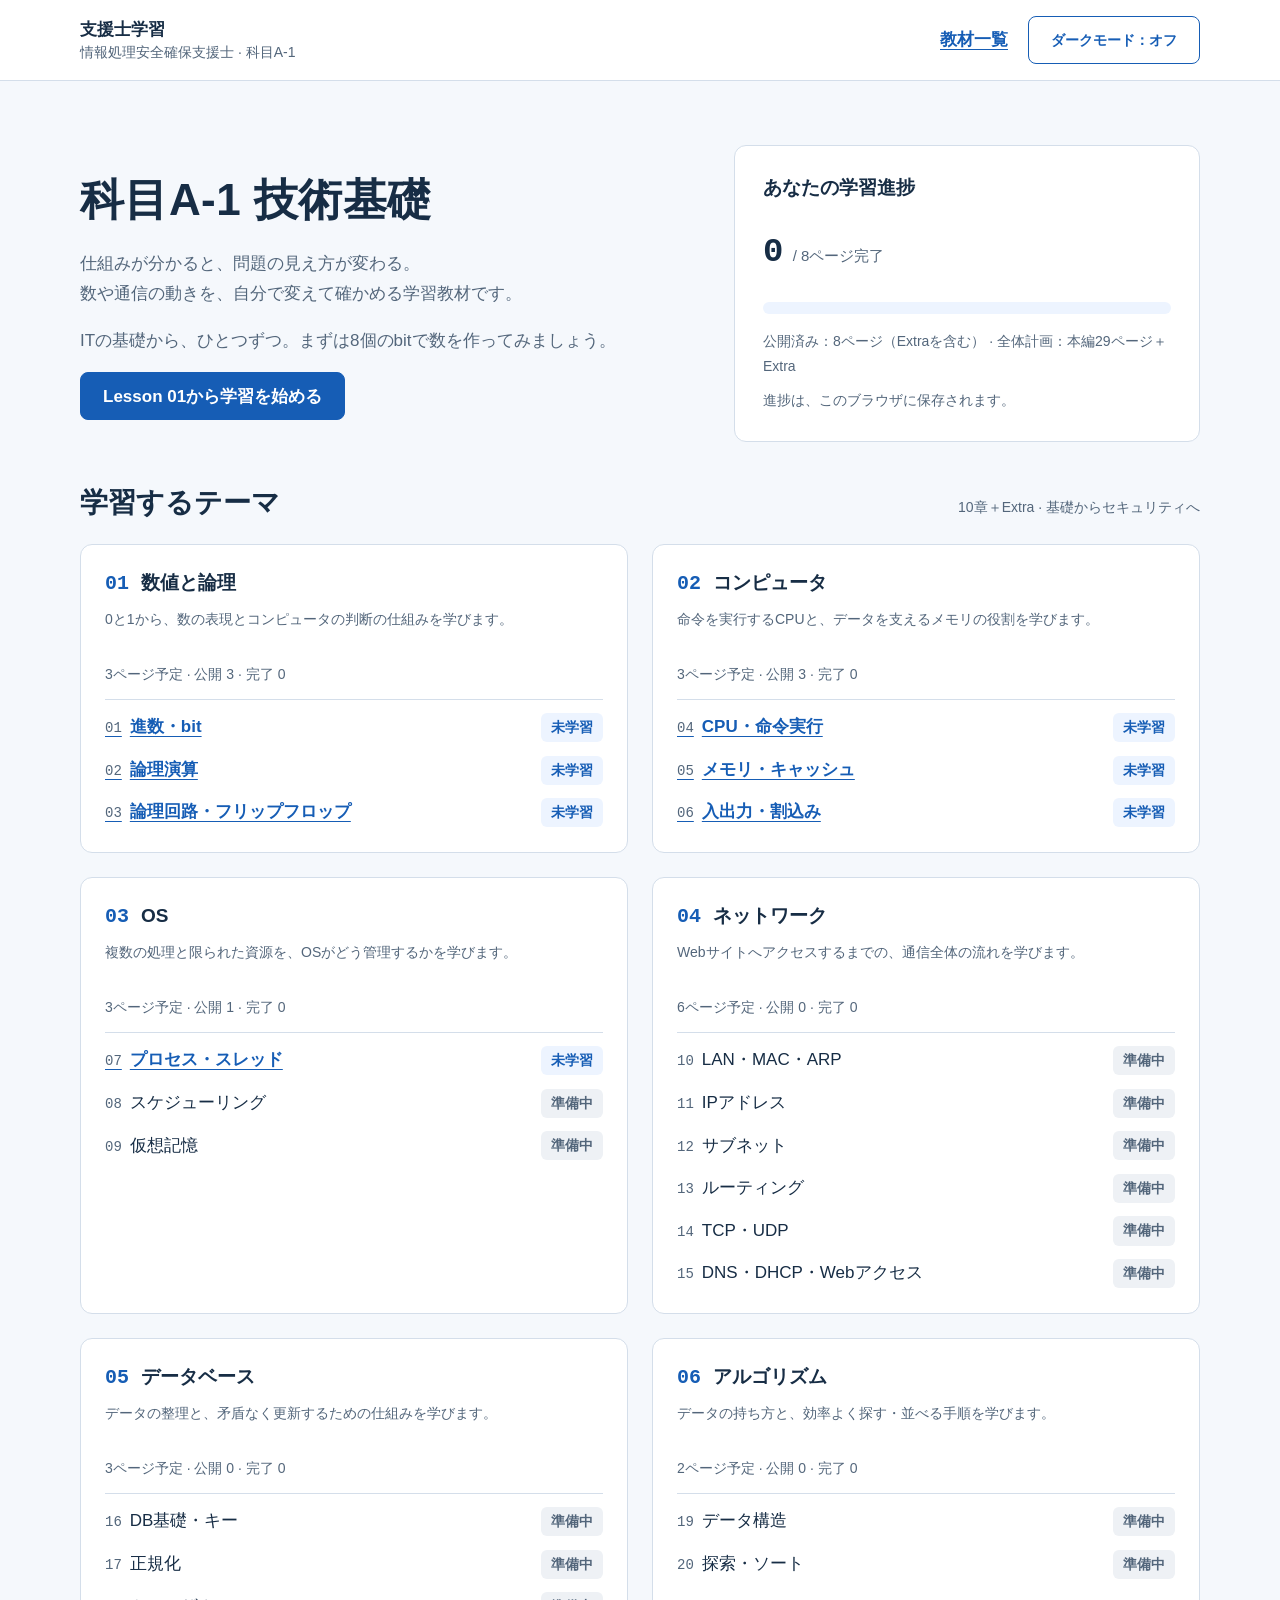
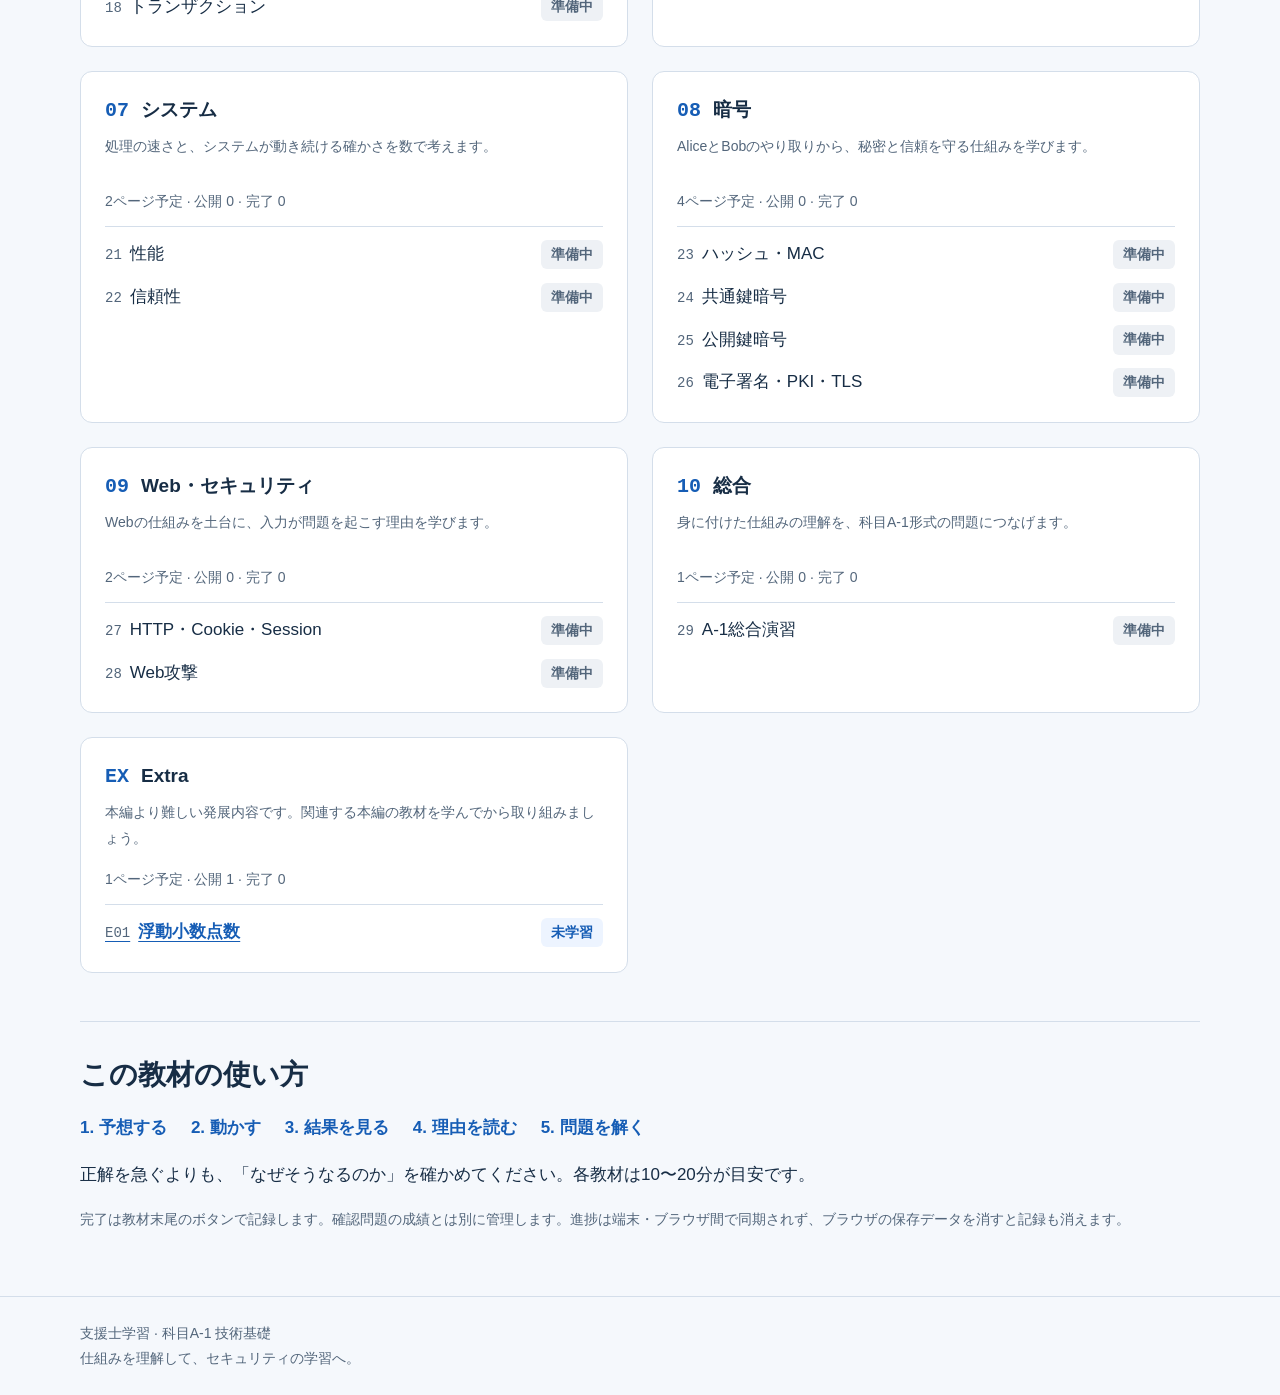
<file: index.html>
<!doctype html>
<html lang="ja">
<head>
  <meta charset="utf-8">
  <meta name="viewport" content="width=device-width, initial-scale=1">
  <meta name="description" content="情報処理安全確保支援士 科目A-1の技術基礎を、操作しながら学ぶ静的Web教材。">
  <title>科目A-1 技術基礎 | 支援士学習</title>
  <script src="js/theme.js"></script>
  <link rel="stylesheet" href="css/common.css">
  <script src="js/curriculum.js" defer></script>
  <script src="js/progress.js" defer></script>
  <script src="js/common.js" defer></script>
</head>
<body>
  <a class="skip-link" href="#main">本文へ移動</a>
  <header class="site-header">
    <div class="container header-inner">
      <a class="brand" href="index.html">支援士学習<span>情報処理安全確保支援士 · 科目A-1</span></a>
      <div class="header-actions"><a class="header-link" href="#curriculum">教材一覧</a><button type="button" class="button secondary theme-toggle" data-theme-toggle aria-label="ダークモード" aria-pressed="false" hidden>ダークモード：オフ</button></div>
    </div>
  </header>
  <main id="main" class="container" tabindex="-1">
    <p class="notice storage-notice" data-storage-notice role="status" hidden></p>
    <p class="notice theme-notice" data-theme-notice role="status" hidden></p>
    <noscript><p class="notice">JavaScriptが無効です。教材本文は読めますが、Lab・答え合わせ・進捗保存にはJavaScriptを有効にしてください。</p></noscript>
    <section class="dashboard-intro" aria-labelledby="site-title">
      <div>
        <h1 id="site-title">科目A-1 技術基礎</h1>
        <p class="lead">仕組みが分かると、問題の見え方が変わる。<br>数や通信の動きを、自分で変えて確かめる学習教材です。</p>
        <p class="muted">ITの基礎から、ひとつずつ。まずは8個のbitで数を作ってみましょう。</p>
        <a class="button" href="lessons/01-number-bit.html" data-resume>Lesson 01から学習を始める</a>
      </div>
      <section class="progress-panel" aria-labelledby="progress-title">
        <h2 id="progress-title">あなたの学習進捗</h2>
        <p class="progress-count"><b class="number" data-progress-count>0</b> <span>/ 8ページ完了</span></p>
        <progress data-progress-bar max="8" value="0" aria-label="公開済み8ページ中0ページ完了">0 / 8</progress>
        <p class="small muted">公開済み：8ページ（Extraを含む） · 全体計画：本編29ページ＋Extra</p>
        <p class="small muted">進捗は、このブラウザに保存されます。</p>
      </section>
    </section>
    <section id="curriculum" aria-labelledby="curriculum-title">
      <div class="section-heading"><h2 id="curriculum-title">学習するテーマ</h2><span class="small muted">10章＋Extra · 基礎からセキュリティへ</span></div>
      <div class="chapter-grid">
        <section class="chapter-card" aria-labelledby="chapter-01">
          <h3 id="chapter-01"><span class="chapter-number">01</span>数値と論理</h3>
          <p class="chapter-description">0と1から、数の表現とコンピュータの判断の仕組みを学びます。</p>
          <p class="chapter-summary" data-chapter-summary="01">3ページ予定 · 公開 3 · 完了 0</p>
          <ul class="lesson-list">
            <li><a href="lessons/01-number-bit.html"><span class="lesson-number">01</span>進数・bit</a><span class="status" data-lesson-status="01">未学習</span></li>
            <li><a href="lessons/02-logic.html"><span class="lesson-number">02</span>論理演算</a><span class="status" data-lesson-status="02">未学習</span></li>
            <li><a href="lessons/03-flipflop.html"><span class="lesson-number">03</span>論理回路・フリップフロップ</a><span class="status" data-lesson-status="03">未学習</span></li>
          </ul>
        </section>
        <section class="chapter-card" aria-labelledby="chapter-02">
          <h3 id="chapter-02"><span class="chapter-number">02</span>コンピュータ</h3>
          <p class="chapter-description">命令を実行するCPUと、データを支えるメモリの役割を学びます。</p>
          <p class="chapter-summary" data-chapter-summary="02">3ページ予定 · 公開 3 · 完了 0</p>
          <ul class="lesson-list">
            <li><a href="lessons/04-cpu.html"><span class="lesson-number">04</span>CPU・命令実行</a><span class="status" data-lesson-status="04">未学習</span></li>
            <li><a href="lessons/05-memory-cache.html"><span class="lesson-number">05</span>メモリ・キャッシュ</a><span class="status" data-lesson-status="05">未学習</span></li>
            <li><a href="lessons/06-io-interrupt.html"><span class="lesson-number">06</span>入出力・割込み</a><span class="status" data-lesson-status="06">未学習</span></li>
          </ul>
        </section>
        <section class="chapter-card" aria-labelledby="chapter-03">
          <h3 id="chapter-03"><span class="chapter-number">03</span>OS</h3>
          <p class="chapter-description">複数の処理と限られた資源を、OSがどう管理するかを学びます。</p>
          <p class="chapter-summary" data-chapter-summary="03">3ページ予定 · 公開 1 · 完了 0</p>
          <ul class="lesson-list">
            <li><a href="lessons/07-process-thread.html"><span class="lesson-number">07</span>プロセス・スレッド</a><span class="status" data-lesson-status="07">未学習</span></li>
            <li><span><span class="lesson-number">08</span>スケジューリング</span><span class="status" data-state="planned">準備中</span></li>
            <li><span><span class="lesson-number">09</span>仮想記憶</span><span class="status" data-state="planned">準備中</span></li>
          </ul>
        </section>
        <section class="chapter-card" aria-labelledby="chapter-04">
          <h3 id="chapter-04"><span class="chapter-number">04</span>ネットワーク</h3>
          <p class="chapter-description">Webサイトへアクセスするまでの、通信全体の流れを学びます。</p>
          <p class="chapter-summary" data-chapter-summary="04">6ページ予定 · 公開 0 · 完了 0</p>
          <ul class="lesson-list">
            <li><span><span class="lesson-number">10</span>LAN・MAC・ARP</span><span class="status" data-state="planned">準備中</span></li>
            <li><span><span class="lesson-number">11</span>IPアドレス</span><span class="status" data-state="planned">準備中</span></li>
            <li><span><span class="lesson-number">12</span>サブネット</span><span class="status" data-state="planned">準備中</span></li>
            <li><span><span class="lesson-number">13</span>ルーティング</span><span class="status" data-state="planned">準備中</span></li>
            <li><span><span class="lesson-number">14</span>TCP・UDP</span><span class="status" data-state="planned">準備中</span></li>
            <li><span><span class="lesson-number">15</span>DNS・DHCP・Webアクセス</span><span class="status" data-state="planned">準備中</span></li>
          </ul>
        </section>
        <section class="chapter-card" aria-labelledby="chapter-05">
          <h3 id="chapter-05"><span class="chapter-number">05</span>データベース</h3>
          <p class="chapter-description">データの整理と、矛盾なく更新するための仕組みを学びます。</p>
          <p class="chapter-summary" data-chapter-summary="05">3ページ予定 · 公開 0 · 完了 0</p>
          <ul class="lesson-list">
            <li><span><span class="lesson-number">16</span>DB基礎・キー</span><span class="status" data-state="planned">準備中</span></li>
            <li><span><span class="lesson-number">17</span>正規化</span><span class="status" data-state="planned">準備中</span></li>
            <li><span><span class="lesson-number">18</span>トランザクション</span><span class="status" data-state="planned">準備中</span></li>
          </ul>
        </section>
        <section class="chapter-card" aria-labelledby="chapter-06">
          <h3 id="chapter-06"><span class="chapter-number">06</span>アルゴリズム</h3>
          <p class="chapter-description">データの持ち方と、効率よく探す・並べる手順を学びます。</p>
          <p class="chapter-summary" data-chapter-summary="06">2ページ予定 · 公開 0 · 完了 0</p>
          <ul class="lesson-list">
            <li><span><span class="lesson-number">19</span>データ構造</span><span class="status" data-state="planned">準備中</span></li>
            <li><span><span class="lesson-number">20</span>探索・ソート</span><span class="status" data-state="planned">準備中</span></li>
          </ul>
        </section>
        <section class="chapter-card" aria-labelledby="chapter-07">
          <h3 id="chapter-07"><span class="chapter-number">07</span>システム</h3>
          <p class="chapter-description">処理の速さと、システムが動き続ける確かさを数で考えます。</p>
          <p class="chapter-summary" data-chapter-summary="07">2ページ予定 · 公開 0 · 完了 0</p>
          <ul class="lesson-list">
            <li><span><span class="lesson-number">21</span>性能</span><span class="status" data-state="planned">準備中</span></li>
            <li><span><span class="lesson-number">22</span>信頼性</span><span class="status" data-state="planned">準備中</span></li>
          </ul>
        </section>
        <section class="chapter-card" aria-labelledby="chapter-08">
          <h3 id="chapter-08"><span class="chapter-number">08</span>暗号</h3>
          <p class="chapter-description">AliceとBobのやり取りから、秘密と信頼を守る仕組みを学びます。</p>
          <p class="chapter-summary" data-chapter-summary="08">4ページ予定 · 公開 0 · 完了 0</p>
          <ul class="lesson-list">
            <li><span><span class="lesson-number">23</span>ハッシュ・MAC</span><span class="status" data-state="planned">準備中</span></li>
            <li><span><span class="lesson-number">24</span>共通鍵暗号</span><span class="status" data-state="planned">準備中</span></li>
            <li><span><span class="lesson-number">25</span>公開鍵暗号</span><span class="status" data-state="planned">準備中</span></li>
            <li><span><span class="lesson-number">26</span>電子署名・PKI・TLS</span><span class="status" data-state="planned">準備中</span></li>
          </ul>
        </section>
        <section class="chapter-card" aria-labelledby="chapter-09">
          <h3 id="chapter-09"><span class="chapter-number">09</span>Web・セキュリティ</h3>
          <p class="chapter-description">Webの仕組みを土台に、入力が問題を起こす理由を学びます。</p>
          <p class="chapter-summary" data-chapter-summary="09">2ページ予定 · 公開 0 · 完了 0</p>
          <ul class="lesson-list">
            <li><span><span class="lesson-number">27</span>HTTP・Cookie・Session</span><span class="status" data-state="planned">準備中</span></li>
            <li><span><span class="lesson-number">28</span>Web攻撃</span><span class="status" data-state="planned">準備中</span></li>
          </ul>
        </section>
        <section class="chapter-card" aria-labelledby="chapter-10">
          <h3 id="chapter-10"><span class="chapter-number">10</span>総合</h3>
          <p class="chapter-description">身に付けた仕組みの理解を、科目A-1形式の問題につなげます。</p>
          <p class="chapter-summary" data-chapter-summary="10">1ページ予定 · 公開 0 · 完了 0</p>
          <ul class="lesson-list"><li><span><span class="lesson-number">29</span>A-1総合演習</span><span class="status" data-state="planned">準備中</span></li></ul>
        </section>
        <section class="chapter-card" aria-labelledby="chapter-11">
          <h3 id="chapter-11"><span class="chapter-number">EX</span>Extra</h3>
          <p class="chapter-description">本編より難しい発展内容です。関連する本編の教材を学んでから取り組みましょう。</p>
          <p class="chapter-summary" data-chapter-summary="11">1ページ予定 · 公開 1 · 完了 0</p>
          <ul class="lesson-list">
            <li><a href="lessons/e01-floating-point.html"><span class="lesson-number">E01</span>浮動小数点数</a><span class="status" data-lesson-status="30">未学習</span></li>
          </ul>
        </section>
      </div>
    </section>
    <section class="guide" aria-labelledby="guide-title">
      <h2 id="guide-title">この教材の使い方</h2>
      <ol class="learning-flow"><li>予想する</li><li>動かす</li><li>結果を見る</li><li>理由を読む</li><li>問題を解く</li></ol>
      <p>正解を急ぐよりも、「なぜそうなるのか」を確かめてください。各教材は10〜20分が目安です。</p>
      <p class="small muted">完了は教材末尾のボタンで記録します。確認問題の成績とは別に管理します。進捗は端末・ブラウザ間で同期されず、ブラウザの保存データを消すと記録も消えます。</p>
    </section>
  </main>
  <footer class="site-footer"><div class="container"><p>支援士学習 · 科目A-1 技術基礎</p><p>仕組みを理解して、セキュリティの学習へ。</p></div></footer>
</body>
</html>
</file>
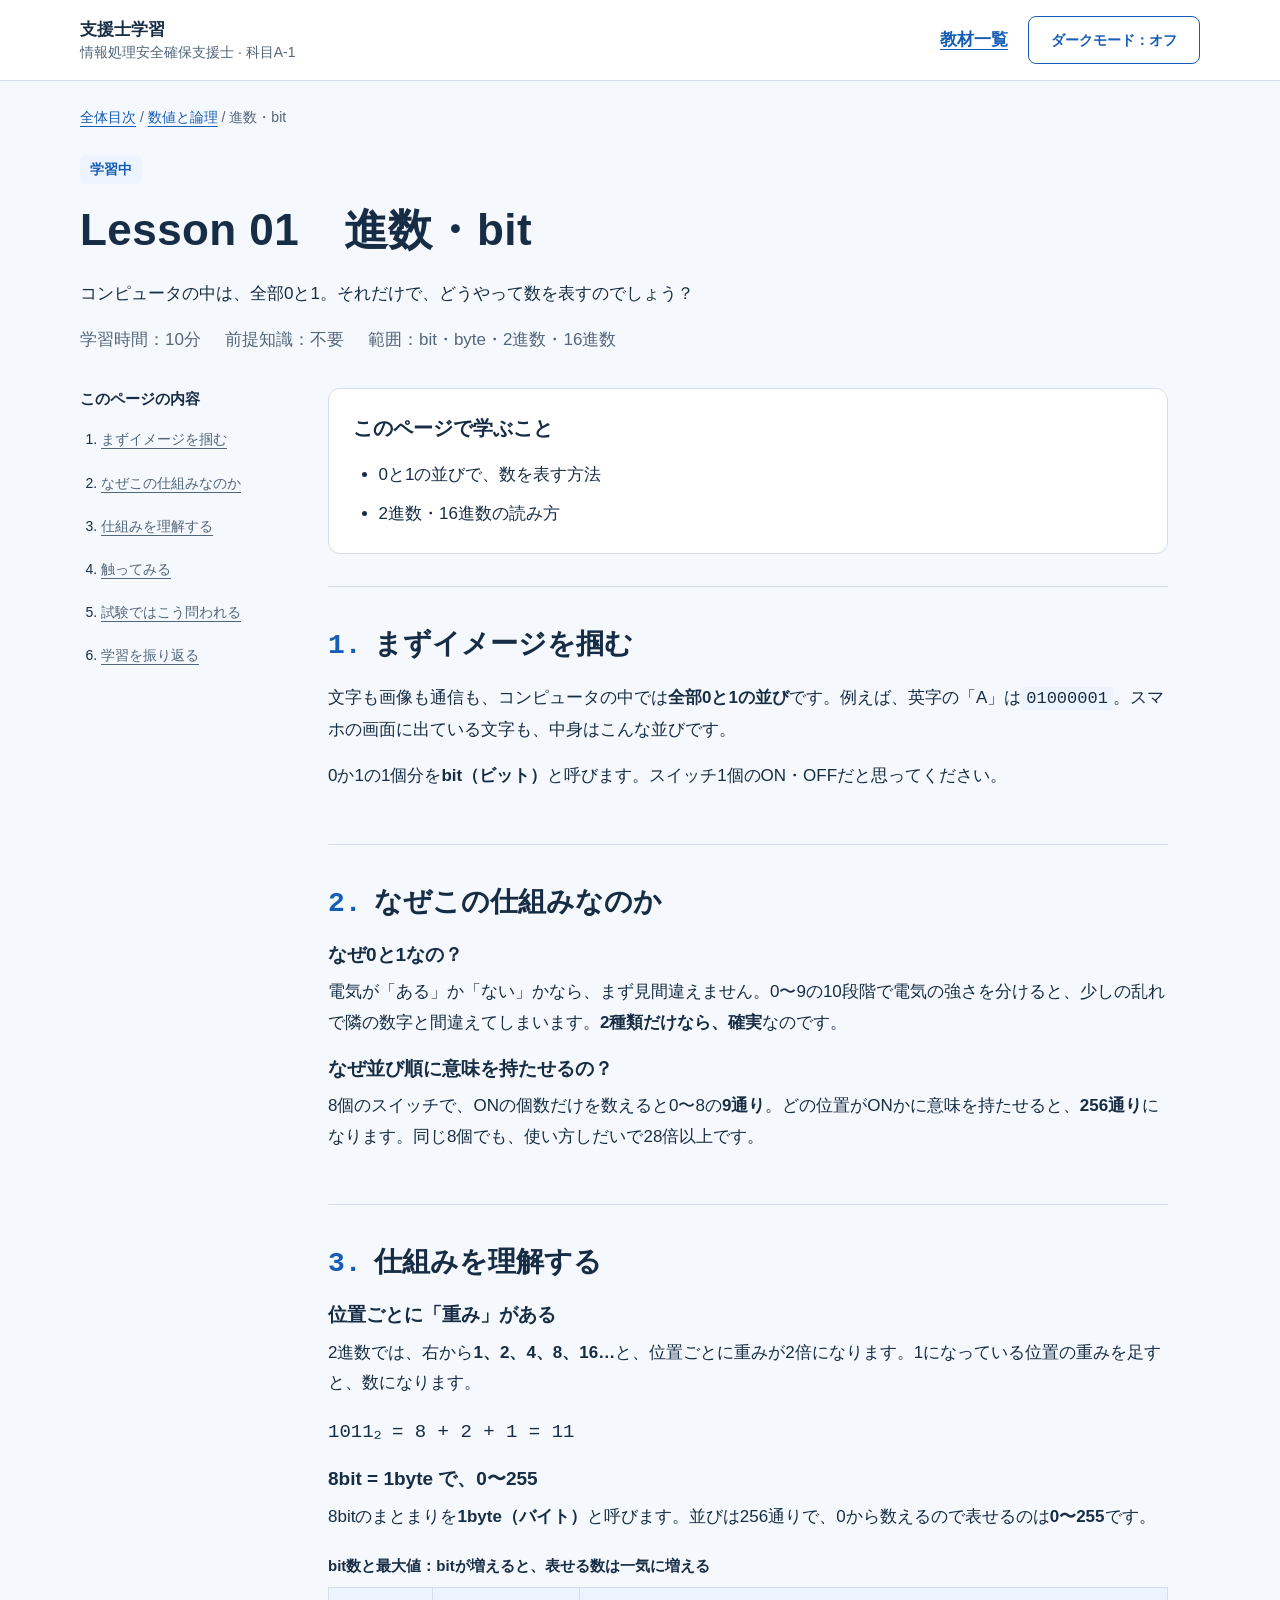
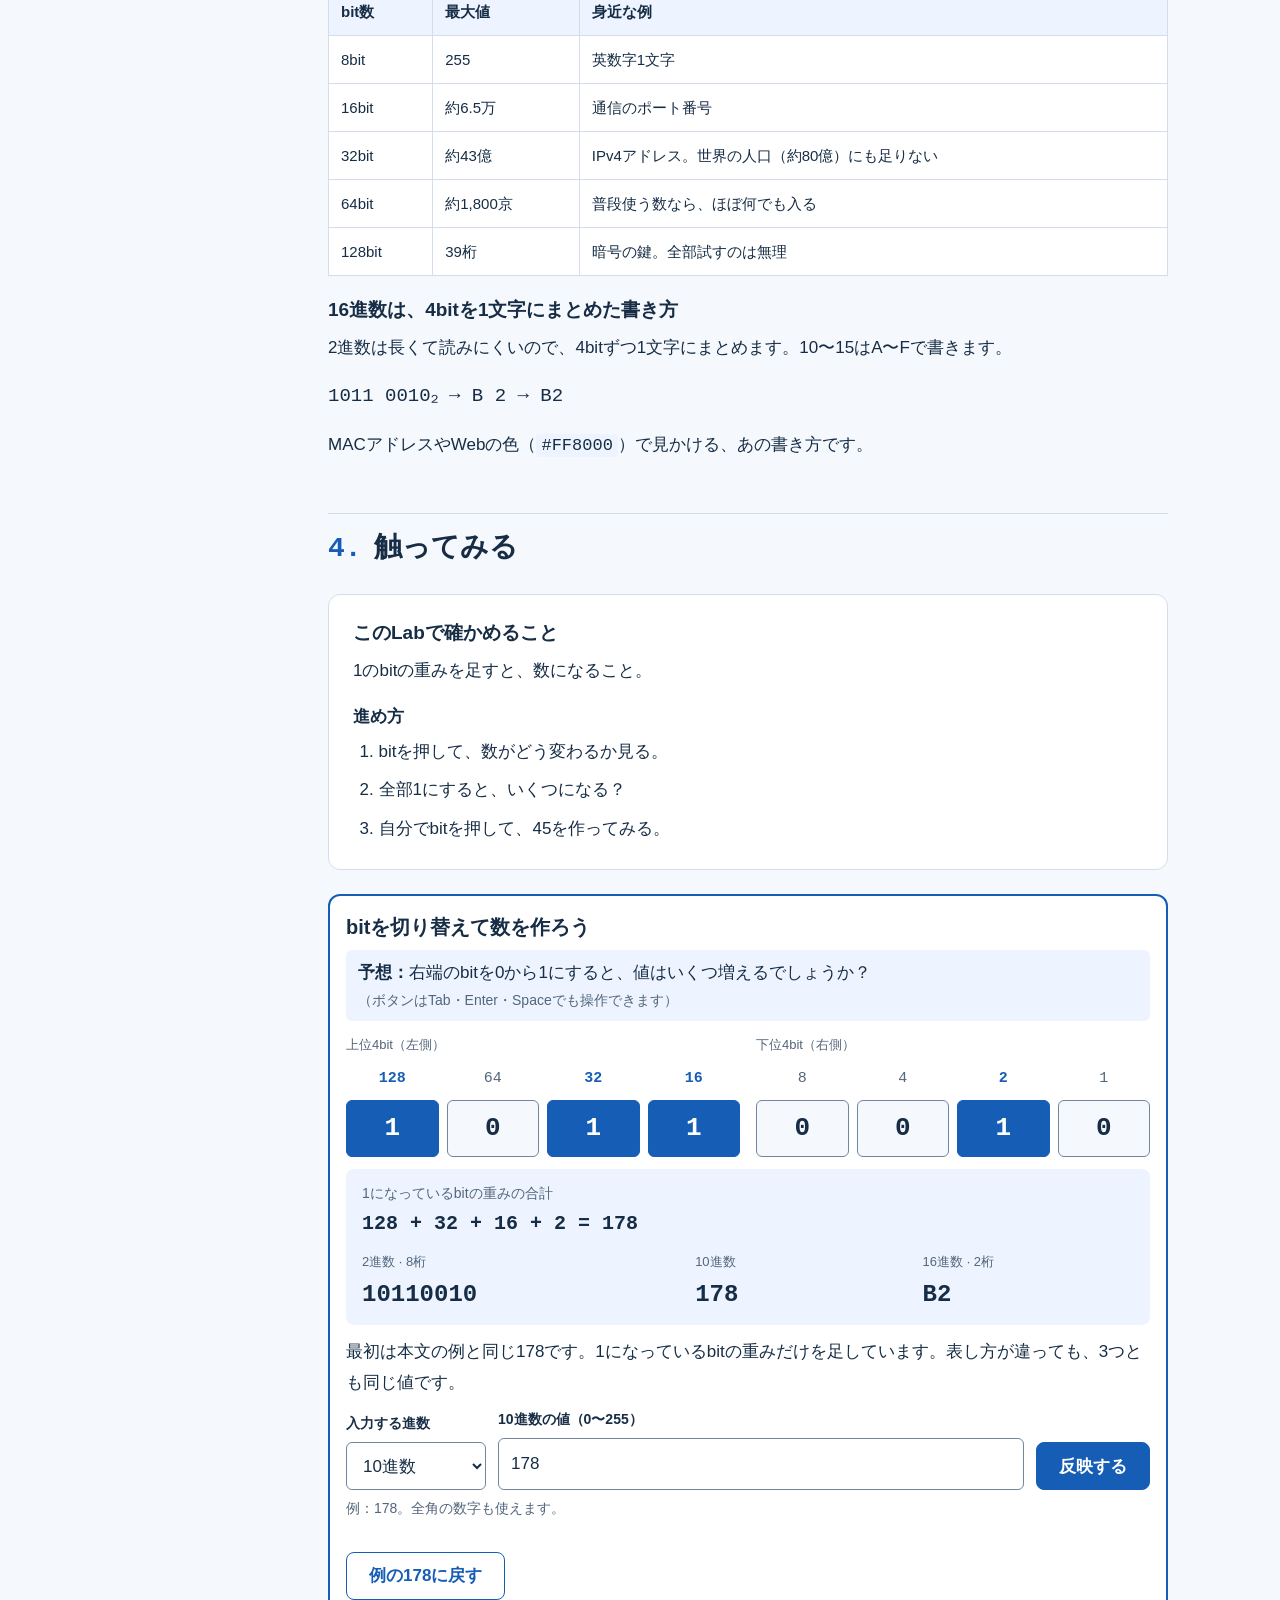
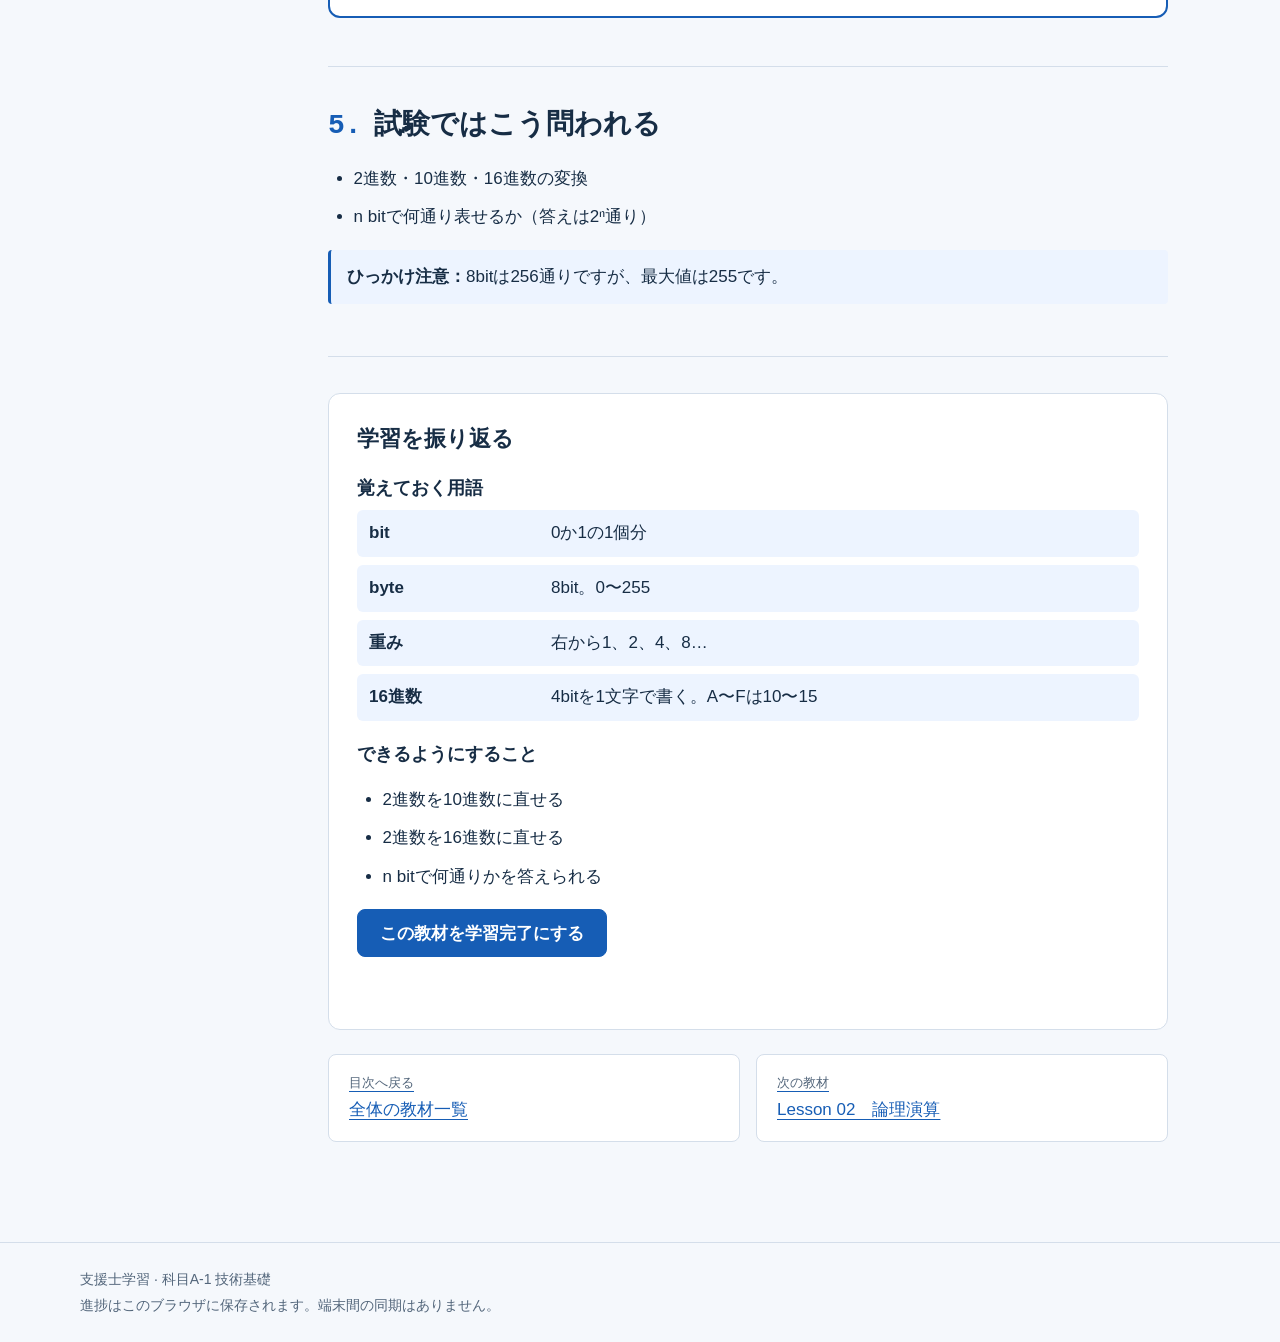
<file: lessons/01-number-bit.html>
<!doctype html>
<html lang="ja">
<head>
  <meta charset="utf-8">
  <meta name="viewport" content="width=device-width, initial-scale=1">
  <meta name="description" content="8個のbitを切り替えて、2進数・10進数・16進数と各桁の重みを学ぶ初学者向け教材。">
  <title>Lesson 01 進数・bit | 科目A-1 技術基礎</title>
  <script src="../js/theme.js"></script>
  <link rel="stylesheet" href="../css/common.css">
  <link rel="stylesheet" href="../css/lesson.css">
  <link rel="stylesheet" href="../css/lab.css">
  <link rel="stylesheet" href="../css/number-system.css">
  <script src="../js/curriculum.js" defer></script>
  <script src="../js/progress.js" defer></script>
  <script src="../js/common.js" defer></script>
  <script src="../js/labs/number-system.js" defer></script>
</head>
<body data-lesson-id="01">
  <a class="skip-link" href="#main">本文へ移動</a>
  <header class="site-header"><div class="container header-inner"><a class="brand" href="../index.html">支援士学習<span>情報処理安全確保支援士 · 科目A-1</span></a><div class="header-actions"><a class="header-link" href="../index.html#curriculum">教材一覧</a><button type="button" class="button secondary theme-toggle" data-theme-toggle aria-label="ダークモード" aria-pressed="false" hidden>ダークモード：オフ</button></div></div></header>
  <main id="main" class="container" tabindex="-1">
    <p class="notice storage-notice" data-storage-notice role="status" hidden></p>
    <p class="notice theme-notice" data-theme-notice role="status" hidden></p>
    <noscript><p class="notice">JavaScriptが無効です。本文と例は読めますが、Lab・答え合わせ・進捗保存にはJavaScriptを有効にしてください。</p></noscript>
    <nav class="breadcrumb" aria-label="パンくず"><a href="../index.html">全体目次</a> / <a href="../index.html#chapter-01">数値と論理</a> / <span aria-current="page">進数・bit</span></nav>
    <header class="lesson-heading">
      <span class="status" data-lesson-status="01">未学習</span>
      <h1>Lesson 01　進数・bit</h1>
      <p>コンピュータの中は、全部0と1。それだけで、どうやって数を表すのでしょう？</p>
      <div class="lesson-meta"><span>学習時間：10分</span><span>前提知識：不要</span><span>範囲：bit・byte・2進数・16進数</span></div>
    </header>
    <div class="lesson-layout">
      <nav class="lesson-toc" aria-label="ページ内目次">
        <h2>このページの内容</h2>
        <ol><li><a href="#image">まずイメージを掴む</a></li><li><a href="#why">なぜこの仕組みなのか</a></li><li><a href="#mechanism">仕組みを理解する</a></li><li><a href="#lab">触ってみる</a></li><li><a href="#exam">試験ではこう問われる</a></li><li><a href="#complete">学習を振り返る</a></li></ol>
      </nav>
      <article class="lesson-body" aria-label="進数・bitの教材">
        <section class="objectives" aria-labelledby="objectives-title">
          <h2 id="objectives-title">このページで学ぶこと</h2>
          <ul><li>0と1の並びで、数を表す方法</li><li>2進数・16進数の読み方</li></ul>
        </section>
        <section id="image" class="lesson-section" aria-labelledby="image-title">
          <h2 id="image-title"><span class="section-number">1.</span>まずイメージを掴む</h2>
          <p>文字も画像も通信も、コンピュータの中では<strong>全部0と1の並び</strong>です。例えば、英字の「A」は<code>01000001</code>。スマホの画面に出ている文字も、中身はこんな並びです。</p>
          <p>0か1の1個分を<strong>bit（ビット）</strong>と呼びます。スイッチ1個のON・OFFだと思ってください。</p>
        </section>
        <section id="why" class="lesson-section" aria-labelledby="why-title">
          <h2 id="why-title"><span class="section-number">2.</span>なぜこの仕組みなのか</h2>
          <h3>なぜ0と1なの？</h3>
          <p>電気が「ある」か「ない」かなら、まず見間違えません。0〜9の10段階で電気の強さを分けると、少しの乱れで隣の数字と間違えてしまいます。<strong>2種類だけなら、確実</strong>なのです。</p>
          <h3>なぜ並び順に意味を持たせるの？</h3>
          <p>8個のスイッチで、ONの個数だけを数えると0〜8の<strong>9通り</strong>。どの位置がONかに意味を持たせると、<strong>256通り</strong>になります。同じ8個でも、使い方しだいで28倍以上です。</p>
        </section>
        <section id="mechanism" class="lesson-section" aria-labelledby="mechanism-title">
          <h2 id="mechanism-title"><span class="section-number">3.</span>仕組みを理解する</h2>
          <h3>位置ごとに「重み」がある</h3>
          <p>2進数では、右から<strong>1、2、4、8、16…</strong>と、位置ごとに重みが2倍になります。1になっている位置の重みを足すと、数になります。</p>
          <p class="formula">1011₂ = 8 + 2 + 1 = 11</p>
          <h3>8bit = 1byte で、0〜255</h3>
          <p>8bitのまとまりを<strong>1byte（バイト）</strong>と呼びます。並びは256通りで、0から数えるので表せるのは<strong>0〜255</strong>です。</p>
          <table class="reference-table bit-count-table">
            <caption>bit数と最大値：bitが増えると、表せる数は一気に増える</caption>
            <thead><tr><th scope="col">bit数</th><th scope="col">最大値</th><th scope="col">身近な例</th></tr></thead>
            <tbody><tr><td>8bit</td><td>255</td><td>英数字1文字</td></tr><tr><td>16bit</td><td>約6.5万</td><td>通信のポート番号</td></tr><tr><td>32bit</td><td>約43億</td><td>IPv4アドレス。世界の人口（約80億）にも足りない</td></tr><tr><td>64bit</td><td>約1,800京</td><td>普段使う数なら、ほぼ何でも入る</td></tr><tr><td>128bit</td><td>39桁</td><td>暗号の鍵。全部試すのは無理</td></tr></tbody>
          </table>
          <h3>16進数は、4bitを1文字にまとめた書き方</h3>
          <p>2進数は長くて読みにくいので、4bitずつ1文字にまとめます。10〜15はA〜Fで書きます。</p>
          <p class="formula">1011 0010₂ → B 2 → B2</p>
          <p>MACアドレスやWebの色（<code>#FF8000</code>）で見かける、あの書き方です。</p>
        </section>
        <section id="lab" class="lesson-section" aria-labelledby="lab-title">
          <h2 id="lab-title"><span class="section-number">4.</span>触ってみる</h2>
          <div class="example lab-goal"><h3>このLabで確かめること</h3><p>1のbitの重みを足すと、数になること。</p><h4>進め方</h4><ol><li>bitを押して、数がどう変わるか見る。</li><li>全部1にすると、いくつになる？</li><li>自分でbitを押して、45を作ってみる。</li></ol></div>
          <noscript><div class="example"><h3>Labの例：178</h3><p class="formula">128 + 32 + 16 + 2 = 178</p><p>2進数：<code>10110010</code> / 10進数：178 / 16進数：<code>B2</code></p></div></noscript>
          <div class="lab" data-number-lab hidden>
            <h3>bitを切り替えて数を作ろう</h3>
            <p class="prediction"><strong>予想：</strong>右端のbitを0から1にすると、値はいくつ増えるでしょうか？<span class="small muted">（ボタンはTab・Enter・Spaceでも操作できます）</span></p>
            <div class="bit-groups" role="group" aria-label="8bitの値を切り替える">
              <div class="bit-group"><p class="bit-group-label">上位4bit（左側）</p><div class="bit-row">
                <div class="bit-cell"><span class="bit-weight" aria-hidden="true">128</span><button type="button" class="bit-button" data-bit-weight="128" aria-label="重み128のbit" aria-pressed="true">1</button></div>
                <div class="bit-cell"><span class="bit-weight" aria-hidden="true">64</span><button type="button" class="bit-button" data-bit-weight="64" aria-label="重み64のbit" aria-pressed="false">0</button></div>
                <div class="bit-cell"><span class="bit-weight" aria-hidden="true">32</span><button type="button" class="bit-button" data-bit-weight="32" aria-label="重み32のbit" aria-pressed="true">1</button></div>
                <div class="bit-cell"><span class="bit-weight" aria-hidden="true">16</span><button type="button" class="bit-button" data-bit-weight="16" aria-label="重み16のbit" aria-pressed="true">1</button></div>
              </div></div>
              <div class="bit-group"><p class="bit-group-label">下位4bit（右側）</p><div class="bit-row">
                <div class="bit-cell"><span class="bit-weight" aria-hidden="true">8</span><button type="button" class="bit-button" data-bit-weight="8" aria-label="重み8のbit" aria-pressed="false">0</button></div>
                <div class="bit-cell"><span class="bit-weight" aria-hidden="true">4</span><button type="button" class="bit-button" data-bit-weight="4" aria-label="重み4のbit" aria-pressed="false">0</button></div>
                <div class="bit-cell"><span class="bit-weight" aria-hidden="true">2</span><button type="button" class="bit-button" data-bit-weight="2" aria-label="重み2のbit" aria-pressed="true">1</button></div>
                <div class="bit-cell"><span class="bit-weight" aria-hidden="true">1</span><button type="button" class="bit-button" data-bit-weight="1" aria-label="重み1のbit" aria-pressed="false">0</button></div>
              </div></div>
            </div>
            <div class="lab-result">
              <p class="small muted">1になっているbitの重みの合計</p>
              <p class="lab-equation" data-equation>128 + 32 + 16 + 2 = 178</p>
              <dl class="number-results"><div><dt>2進数 · 8桁</dt><dd data-binary>10110010</dd></div><div><dt>10進数</dt><dd data-decimal>178</dd></div><div><dt>16進数 · 2桁</dt><dd data-hex>B2</dd></div></dl>
            </div>
            <p class="lab-reason" data-lab-reason>最初は本文の例と同じ178です。1になっているbitの重みだけを足しています。</p>
            <p class="sr-only" data-lab-status role="status" aria-atomic="true"></p>
            <form novalidate aria-label="進数を選んで数を反映する">
              <div class="converter">
                <div><label for="number-base">入力する進数</label><select id="number-base"><option value="10">10進数</option><option value="2">2進数</option><option value="16">16進数</option></select></div>
                <div><label for="number-input" data-input-label>10進数の値（0〜255）</label><input id="number-input" type="text" inputmode="numeric" value="178" autocomplete="off" spellcheck="false" aria-describedby="number-hint number-error"></div>
                <button type="submit" class="button">反映する</button>
              </div>
              <p id="number-hint" class="small muted" data-input-hint>例：178。全角の数字も使えます。</p>
              <p id="number-error" class="input-error error" data-input-error role="status"></p>
            </form>
            <button type="button" class="button secondary" data-lab-reset>例の178に戻す</button>
          </div>
        </section>
        <section id="exam" class="lesson-section" aria-labelledby="exam-title">
          <h2 id="exam-title"><span class="section-number">5.</span>試験ではこう問われる</h2>
          <ul><li>2進数・10進数・16進数の変換</li><li>n bitで何通り表せるか（答えは2ⁿ通り）</li></ul>
          <p class="notice"><strong>ひっかけ注意：</strong>8bitは256通りですが、最大値は255です。</p>
        </section>
        <section id="complete" class="lesson-section" aria-labelledby="complete-title">
          <div class="completion-panel"><h2 id="complete-title">学習を振り返る</h2>
            <h3>覚えておく用語</h3>
            <dl class="term-list"><div><dt>bit</dt><dd>0か1の1個分</dd></div><div><dt>byte</dt><dd>8bit。0〜255</dd></div><div><dt>重み</dt><dd>右から1、2、4、8…</dd></div><div><dt>16進数</dt><dd>4bitを1文字で書く。A〜Fは10〜15</dd></div></dl>
            <h3>できるようにすること</h3>
            <ul><li>2進数を10進数に直せる</li><li>2進数を16進数に直せる</li><li>n bitで何通りかを答えられる</li></ul>
            <button type="button" class="button" data-complete hidden>この教材を学習完了にする</button><p class="completion-message" data-completion-message role="status"></p></div>
          <nav class="lesson-nav" aria-label="教材の前後ナビゲーション"><a href="../index.html#curriculum"><span>目次へ戻る</span>全体の教材一覧</a><a href="02-logic.html"><span>次の教材</span>Lesson 02　論理演算</a></nav>
        </section>
      </article>
    </div>
  </main>
  <footer class="site-footer"><div class="container"><p>支援士学習 · 科目A-1 技術基礎</p><p>進捗はこのブラウザに保存されます。端末間の同期はありません。</p></div></footer>
</body>
</html>
</file>
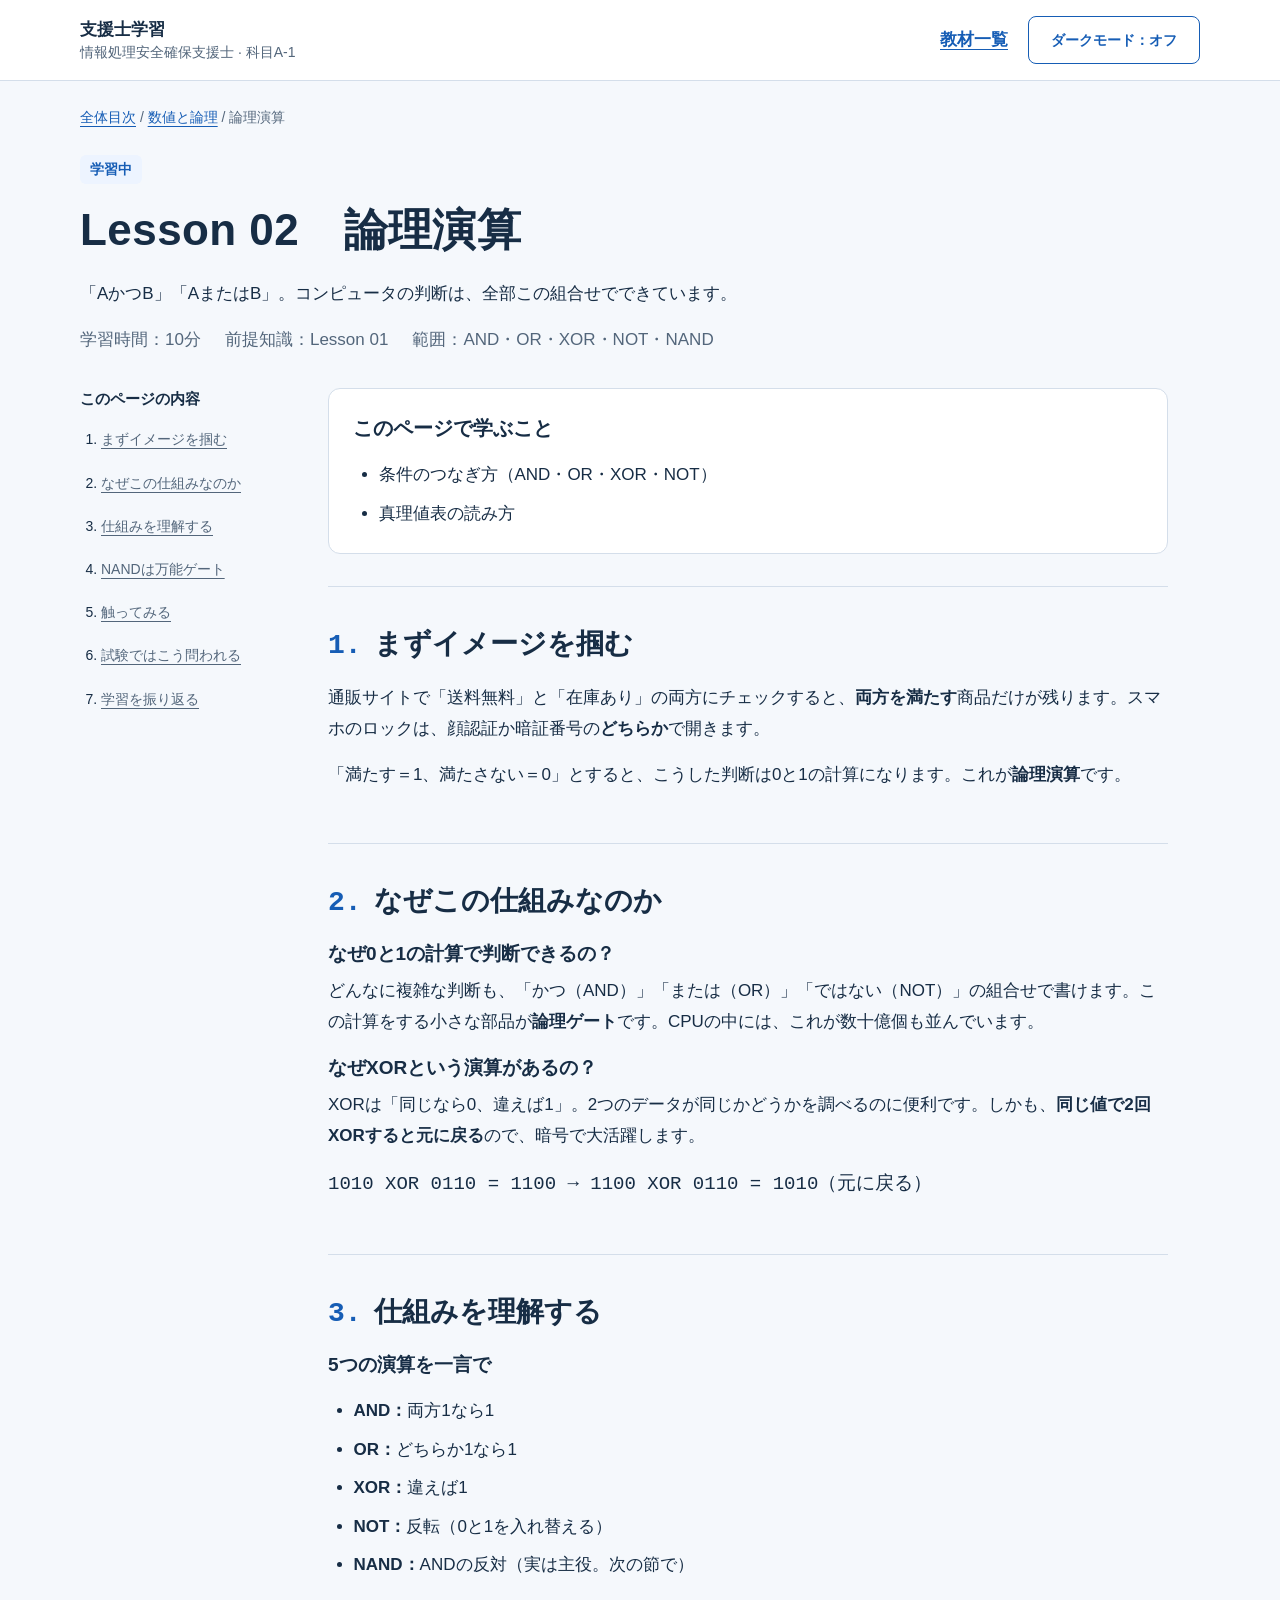
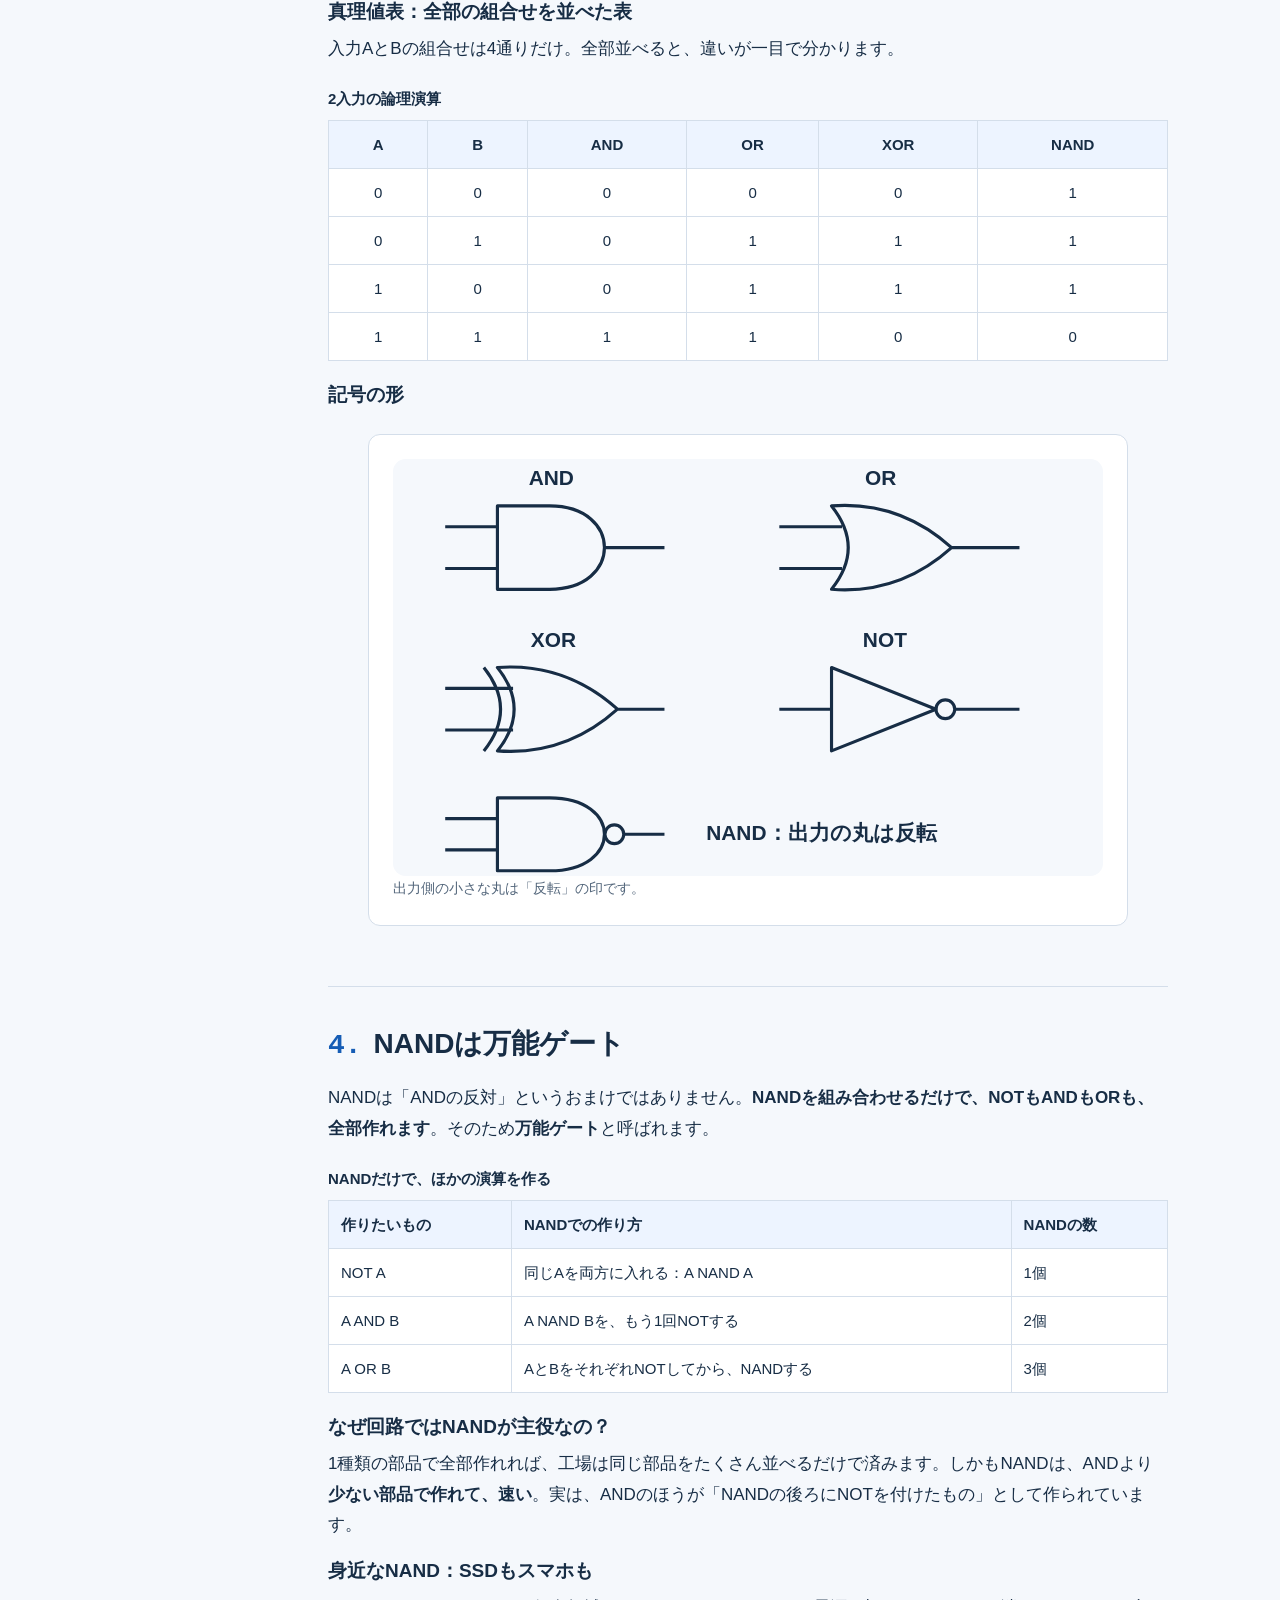
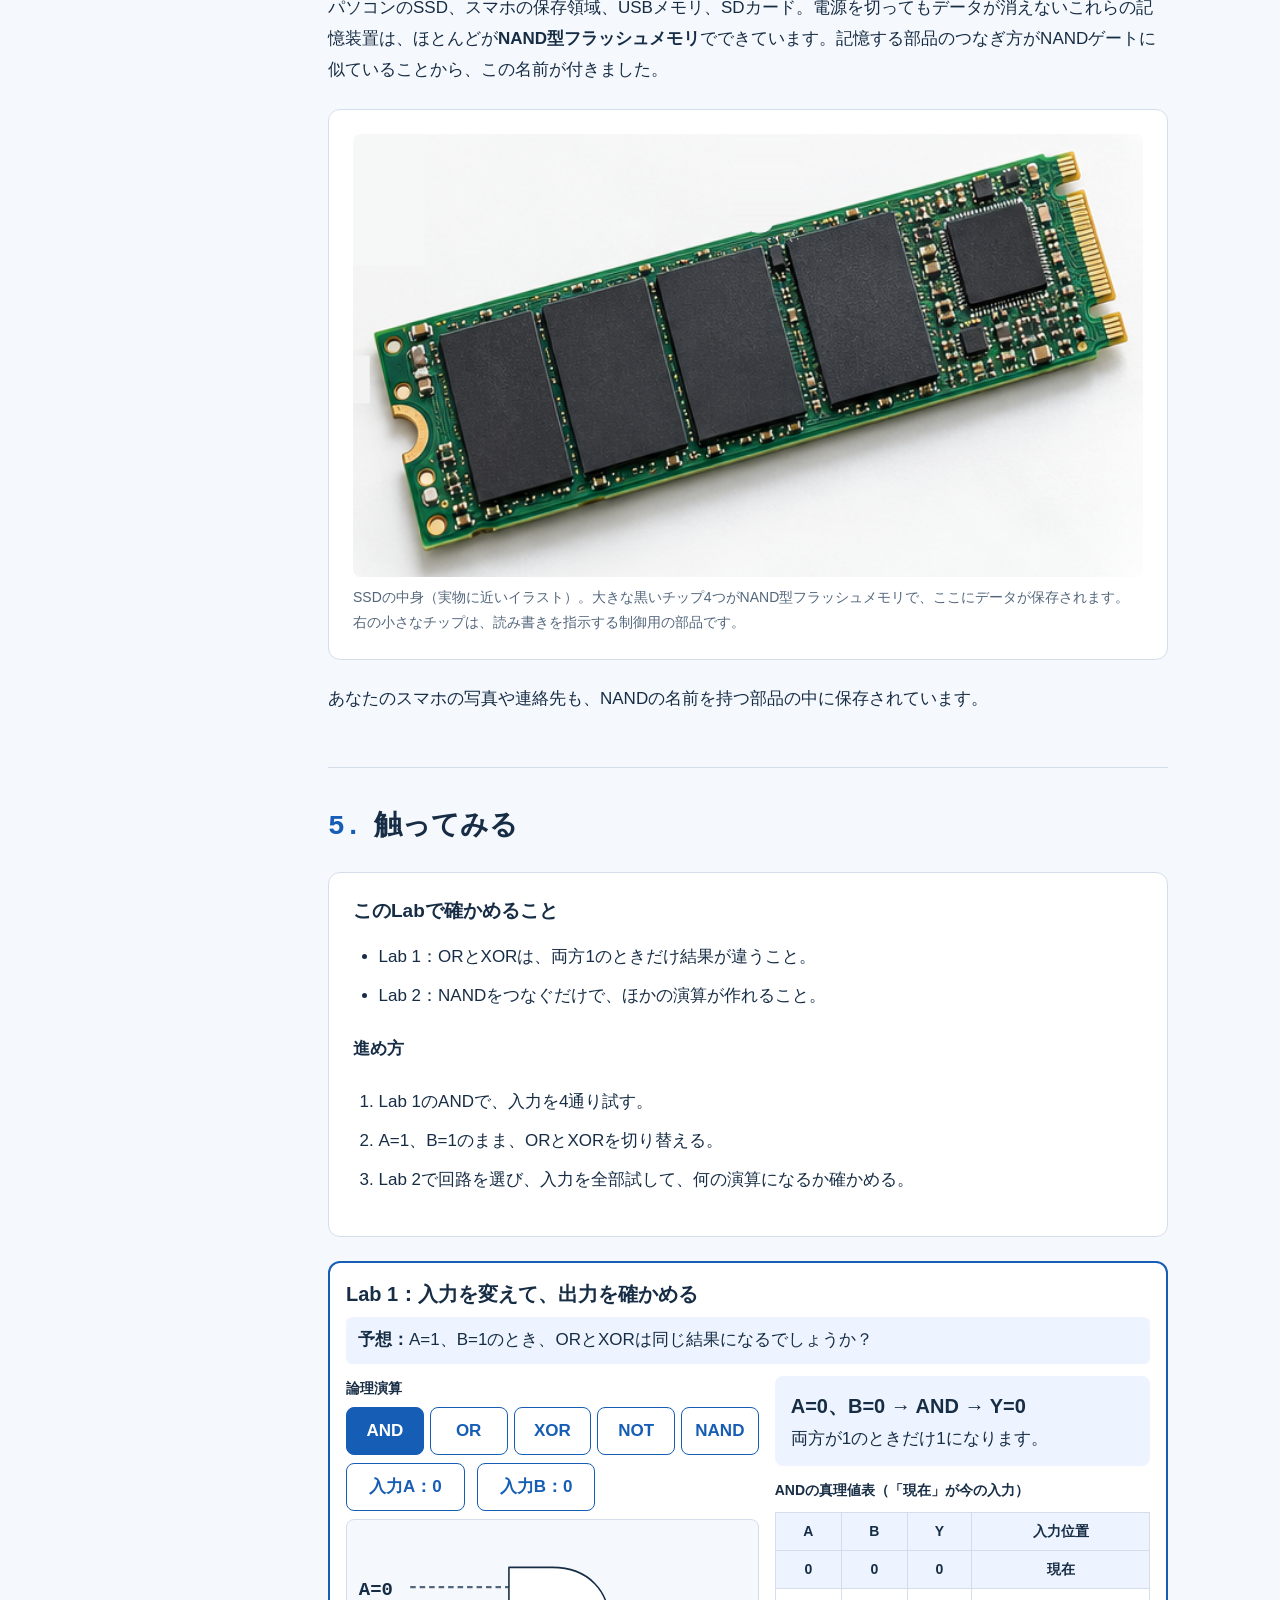
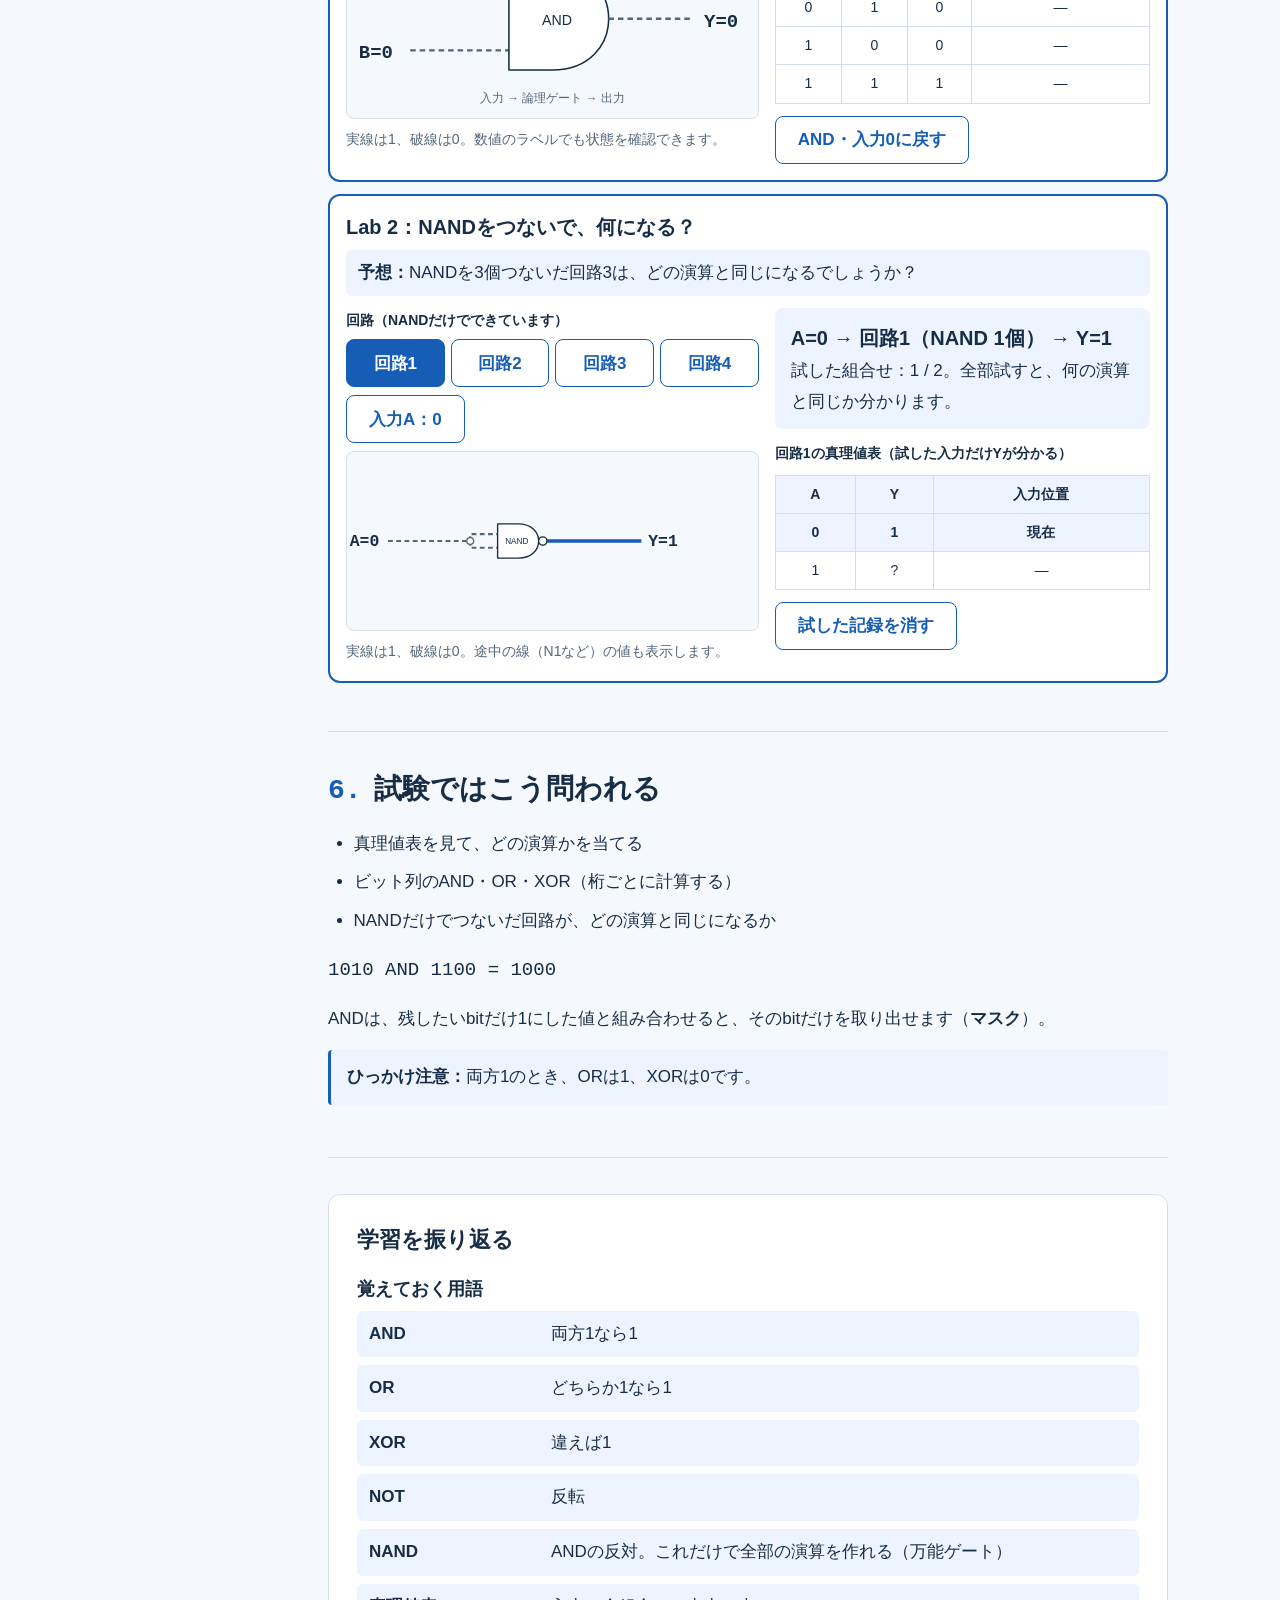
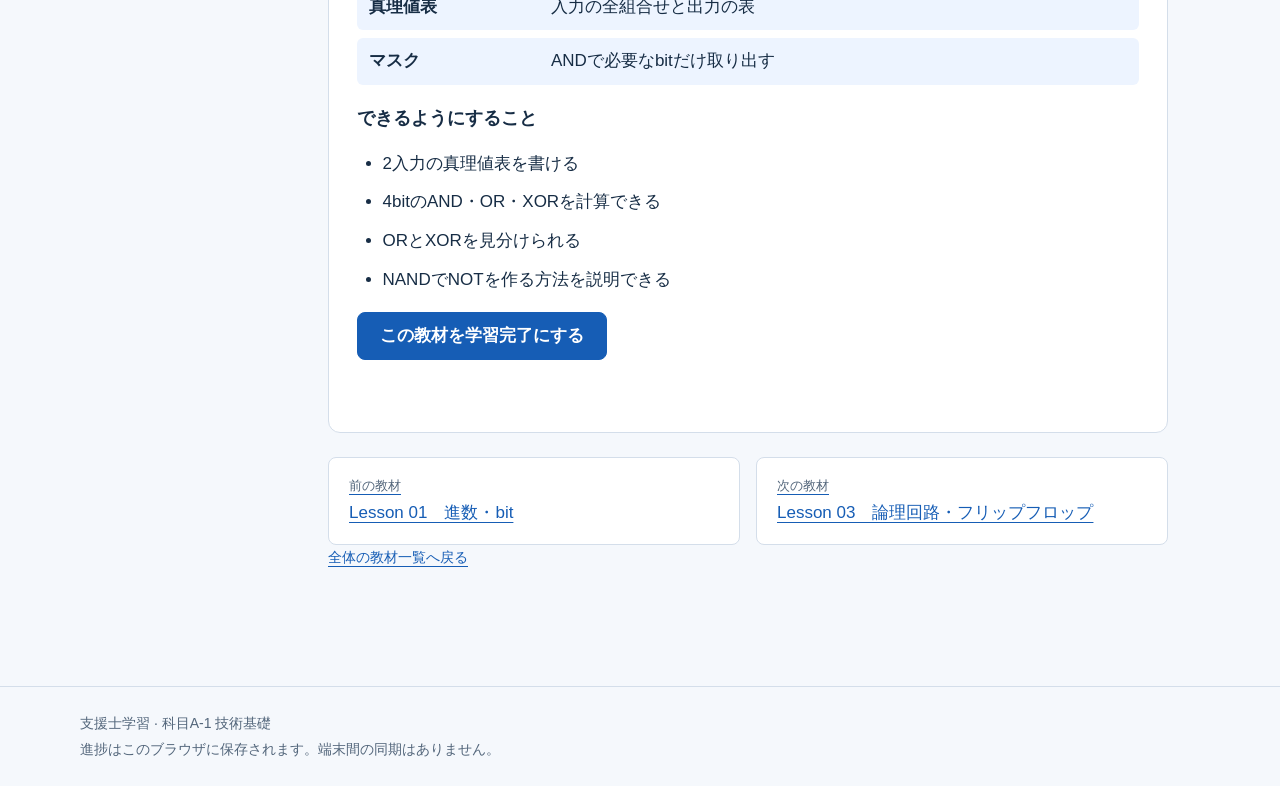
<file: lessons/02-logic.html>
<!doctype html>
<html lang="ja">
<head>
  <meta charset="utf-8">
  <meta name="viewport" content="width=device-width, initial-scale=1">
  <meta name="description" content="論理演算をSVGの回路図で操作しながら学ぶ初学者向け教材。">
  <title>Lesson 02 論理演算 | 科目A-1 技術基礎</title>
  <script src="../js/theme.js"></script>
  <link rel="stylesheet" href="../css/common.css">
  <link rel="stylesheet" href="../css/lesson.css">
  <link rel="stylesheet" href="../css/lab.css">
  <script src="../js/curriculum.js" defer></script>
  <script src="../js/progress.js" defer></script>
  <script src="../js/common.js" defer></script>
  <script src="../js/labs/logic.js" defer></script>
  <script src="../js/labs/nand-combo.js" defer></script>
</head>
<body data-lesson-id="02">
  <a class="skip-link" href="#main">本文へ移動</a>
  <header class="site-header"><div class="container header-inner"><a class="brand" href="../index.html">支援士学習<span>情報処理安全確保支援士 · 科目A-1</span></a><div class="header-actions"><a class="header-link" href="../index.html#curriculum">教材一覧</a><button type="button" class="button secondary theme-toggle" data-theme-toggle aria-label="ダークモード" aria-pressed="false" hidden>ダークモード：オフ</button></div></div></header>
  <main id="main" class="container" tabindex="-1">
    <p class="notice storage-notice" data-storage-notice role="status" hidden></p>
    <p class="notice theme-notice" data-theme-notice role="status" hidden></p>
    <noscript><p class="notice">JavaScriptが無効です。本文と例は読めますが、Lab・答え合わせ・進捗保存にはJavaScriptを有効にしてください。</p></noscript>
    <nav class="breadcrumb" aria-label="パンくず"><a href="../index.html">全体目次</a> / <a href="../index.html#chapter-01">数値と論理</a> / <span aria-current="page">論理演算</span></nav>
    <header class="lesson-heading">
      <span class="status" data-lesson-status="02">未学習</span>
      <h1>Lesson 02　論理演算</h1>
      <p>「AかつB」「AまたはB」。コンピュータの判断は、全部この組合せでできています。</p>
      <div class="lesson-meta"><span>学習時間：10分</span><span>前提知識：Lesson 01</span><span>範囲：AND・OR・XOR・NOT・NAND</span></div>
    </header>
    <div class="lesson-layout">
      <nav class="lesson-toc" aria-label="ページ内目次">
        <h2>このページの内容</h2>
        <ol><li><a href="#image">まずイメージを掴む</a></li><li><a href="#why">なぜこの仕組みなのか</a></li><li><a href="#mechanism">仕組みを理解する</a></li><li><a href="#nand">NANDは万能ゲート</a></li><li><a href="#lab">触ってみる</a></li><li><a href="#exam">試験ではこう問われる</a></li><li><a href="#complete">学習を振り返る</a></li></ol>
      </nav>
      <article class="lesson-body" aria-label="論理演算の教材">
<section class="objectives" aria-labelledby="objectives-title"><h2 id="objectives-title">このページで学ぶこと</h2><ul><li>条件のつなぎ方（AND・OR・XOR・NOT）</li><li>真理値表の読み方</li></ul></section>
<section id="image" class="lesson-section" aria-labelledby="image-title"><h2 id="image-title"><span class="section-number">1.</span>まずイメージを掴む</h2>
<p>通販サイトで「送料無料」と「在庫あり」の両方にチェックすると、<strong>両方を満たす</strong>商品だけが残ります。スマホのロックは、顔認証か暗証番号の<strong>どちらか</strong>で開きます。</p>
<p>「満たす＝1、満たさない＝0」とすると、こうした判断は0と1の計算になります。これが<strong>論理演算</strong>です。</p></section>
<section id="why" class="lesson-section" aria-labelledby="why-title"><h2 id="why-title"><span class="section-number">2.</span>なぜこの仕組みなのか</h2>
<h3>なぜ0と1の計算で判断できるの？</h3>
<p>どんなに複雑な判断も、「かつ（AND）」「または（OR）」「ではない（NOT）」の組合せで書けます。この計算をする小さな部品が<strong>論理ゲート</strong>です。CPUの中には、これが数十億個も並んでいます。</p>
<h3>なぜXORという演算があるの？</h3>
<p>XORは「同じなら0、違えば1」。2つのデータが同じかどうかを調べるのに便利です。しかも、<strong>同じ値で2回XORすると元に戻る</strong>ので、暗号で大活躍します。</p>
<p class="formula">1010 XOR 0110 = 1100 → 1100 XOR 0110 = 1010（元に戻る）</p></section>
<section id="mechanism" class="lesson-section" aria-labelledby="mechanism-title"><h2 id="mechanism-title"><span class="section-number">3.</span>仕組みを理解する</h2>
<h3>5つの演算を一言で</h3>
<ul><li><strong>AND：</strong>両方1なら1</li><li><strong>OR：</strong>どちらか1なら1</li><li><strong>XOR：</strong>違えば1</li><li><strong>NOT：</strong>反転（0と1を入れ替える）</li><li><strong>NAND：</strong>ANDの反対（実は主役。次の節で）</li></ul>
<h3>真理値表：全部の組合せを並べた表</h3>
<p>入力AとBの組合せは4通りだけ。全部並べると、違いが一目で分かります。</p>
<table class="reference-table truth-table"><caption>2入力の論理演算</caption><thead><tr><th scope="col">A</th><th scope="col">B</th><th scope="col">AND</th><th scope="col">OR</th><th scope="col">XOR</th><th scope="col">NAND</th></tr></thead><tbody><tr><td>0</td><td>0</td><td>0</td><td>0</td><td>0</td><td>1</td></tr><tr><td>0</td><td>1</td><td>0</td><td>1</td><td>1</td><td>1</td></tr><tr><td>1</td><td>0</td><td>0</td><td>1</td><td>1</td><td>1</td></tr><tr><td>1</td><td>1</td><td>1</td><td>1</td><td>0</td><td>0</td></tr></tbody></table>
<h3>記号の形</h3>
<figure class="example"><img class="reference-image" src="../assets/images/logic-gates.svg" width="680" height="400" alt="ANDは右が丸い形。ORは入力側が曲線。XORはORにもう1本の曲線。NOTは三角と丸。NANDはANDと丸。"><figcaption class="small muted">出力側の小さな丸は「反転」の印です。</figcaption></figure></section>
<section id="nand" class="lesson-section" aria-labelledby="nand-title"><h2 id="nand-title"><span class="section-number">4.</span>NANDは万能ゲート</h2>
<p>NANDは「ANDの反対」というおまけではありません。<strong>NANDを組み合わせるだけで、NOTもANDもORも、全部作れます</strong>。そのため<strong>万能ゲート</strong>と呼ばれます。</p>
<table class="reference-table"><caption>NANDだけで、ほかの演算を作る</caption><thead><tr><th scope="col">作りたいもの</th><th scope="col">NANDでの作り方</th><th scope="col">NANDの数</th></tr></thead><tbody><tr><td>NOT A</td><td>同じAを両方に入れる：A NAND A</td><td>1個</td></tr><tr><td>A AND B</td><td>A NAND Bを、もう1回NOTする</td><td>2個</td></tr><tr><td>A OR B</td><td>AとBをそれぞれNOTしてから、NANDする</td><td>3個</td></tr></tbody></table>
<h3>なぜ回路ではNANDが主役なの？</h3>
<p>1種類の部品で全部作れれば、工場は同じ部品をたくさん並べるだけで済みます。しかもNANDは、ANDより<strong>少ない部品で作れて、速い</strong>。実は、ANDのほうが「NANDの後ろにNOTを付けたもの」として作られています。</p>
<h3>身近なNAND：SSDもスマホも</h3>
<p>パソコンのSSD、スマホの保存領域、USBメモリ、SDカード。電源を切ってもデータが消えないこれらの記憶装置は、ほとんどが<strong>NAND型フラッシュメモリ</strong>でできています。記憶する部品のつなぎ方がNANDゲートに似ていることから、この名前が付きました。</p>
<figure class="example photo-figure"><img class="hardware-photo" src="../assets/images/ssd-nand-flash.png" width="660" height="370" alt="緑色の細長い基板に、大きな黒いチップが4つと、小さな黒いチップが1つ載ったSSD。" loading="lazy"><figcaption class="small muted">SSDの中身（実物に近いイラスト）。大きな黒いチップ4つがNAND型フラッシュメモリで、ここにデータが保存されます。右の小さなチップは、読み書きを指示する制御用の部品です。</figcaption></figure>
<p>あなたのスマホの写真や連絡先も、NANDの名前を持つ部品の中に保存されています。</p></section>
<section id="lab" class="lesson-section" aria-labelledby="lab-title"><h2 id="lab-title"><span class="section-number">5.</span>触ってみる</h2><div class="example lab-goal"><h3>このLabで確かめること</h3><ul><li>Lab 1：ORとXORは、両方1のときだけ結果が違うこと。</li><li>Lab 2：NANDをつなぐだけで、ほかの演算が作れること。</li></ul><h4>進め方</h4><ol><li>Lab 1のANDで、入力を4通り試す。</li><li>A=1、B=1のまま、ORとXORを切り替える。</li><li>Lab 2で回路を選び、入力を全部試して、何の演算になるか確かめる。</li></ol></div><noscript><p class="notice">JavaScriptを有効にすると、入力の切替と真理値表の対応を操作できます。上の比較表はそのまま読めます。</p></noscript><div class="lab" data-logic-lab hidden><h3>Lab 1：入力を変えて、出力を確かめる</h3><p class="prediction"><strong>予想：</strong>A=1、B=1のとき、ORとXORは同じ結果になるでしょうか？</p><div class="logic-layout"><div class="logic-main"><div class="gate-picker" role="group" aria-labelledby="gate-picker-label"><span id="gate-picker-label">論理演算</span><div class="gate-buttons"><button type="button" class="button secondary signal-toggle" data-gate="AND" aria-pressed="true">AND</button><button type="button" class="button secondary signal-toggle" data-gate="OR" aria-pressed="false">OR</button><button type="button" class="button secondary signal-toggle" data-gate="XOR" aria-pressed="false">XOR</button><button type="button" class="button secondary signal-toggle" data-gate="NOT" aria-pressed="false">NOT</button><button type="button" class="button secondary signal-toggle" data-gate="NAND" aria-pressed="false">NAND</button></div></div><div class="lab-controls"><button type="button" class="button secondary signal-toggle" data-input-a aria-label="入力Aを切り替える" aria-pressed="false">入力A：0</button><button type="button" class="button secondary signal-toggle" data-input-b aria-label="入力Bを切り替える" aria-pressed="false">入力B：0</button></div><svg class="circuit-svg" viewBox="0 0 520 250" role="img" aria-labelledby="logic-svg-title logic-svg-desc">
<title id="logic-svg-title">選んだ論理ゲートの入力と出力</title><desc id="logic-svg-desc" data-diagram-desc>A=0、B=0、ANDの出力Y=0。</desc>
<path class="signal-wire" data-wire-a d="M80 85H215"/><g data-b-signal><path class="signal-wire" data-wire-b d="M80 165H215"/><text x="15" y="175" class="svg-value" data-b-value>B=0</text></g>
<path class="gate-shape" data-gate-shape d="M205 60H260C355 60 355 190 260 190H205Z"/><path class="gate-shape" data-xor-line d="M185 60Q225 125 185 190" fill="none" style="display:none"/>
<path class="signal-wire" data-wire-y d="M345 125H435"/><circle class="gate-shape" data-invert-bubble cx="337" cy="125" r="9" style="display:none"/>
<text x="15" y="95" class="svg-value" data-a-value>A=0</text><text x="452" y="135" class="svg-value" data-y-value>Y=0</text><text x="266" y="133" text-anchor="middle" data-gate-name>AND</text><text x="260" y="230" text-anchor="middle" class="svg-note">入力 → 論理ゲート → 出力</text></svg><p class="signal-legend">実線は1、破線は0。数値のラベルでも状態を確認できます。</p></div><div class="logic-side"><div class="lab-result"><p class="circuit-result" data-logic-result>A=0、B=0 → AND → Y=0</p><p data-logic-reason>両方が1のときだけ1になります。</p></div><p class="sr-only" data-logic-status role="status" aria-atomic="true"></p><table class="reference-table truth-table"><caption>ANDの真理値表</caption><thead><tr><th scope="col">A</th><th scope="col" data-b-heading>B</th><th scope="col">Y</th><th scope="col">入力位置</th></tr></thead><tbody></tbody></table><button type="button" class="button secondary" data-logic-reset>AND・入力0に戻す</button></div></div></div>
<noscript><p class="notice">JavaScriptを有効にすると、NANDをつないだ回路を操作できます。作り方は「4. NANDは万能ゲート」の表で確認できます。</p></noscript>
<div class="lab" data-nand-lab hidden><h3>Lab 2：NANDをつないで、何になる？</h3><p class="prediction"><strong>予想：</strong>NANDを3個つないだ回路3は、どの演算と同じになるでしょうか？</p>
<div class="logic-layout"><div class="logic-main"><div class="gate-picker" role="group" aria-labelledby="nand-picker-label"><span id="nand-picker-label">回路（NANDだけでできています）</span><div class="gate-buttons"><button type="button" class="button secondary signal-toggle" data-circuit="0" aria-pressed="true">回路1</button><button type="button" class="button secondary signal-toggle" data-circuit="1" aria-pressed="false">回路2</button><button type="button" class="button secondary signal-toggle" data-circuit="2" aria-pressed="false">回路3</button><button type="button" class="button secondary signal-toggle" data-circuit="3" aria-pressed="false">回路4</button></div></div>
<div class="lab-controls"><button type="button" class="button secondary signal-toggle" data-nand-a aria-label="入力Aを切り替える" aria-pressed="false">入力A：0</button><button type="button" class="button secondary signal-toggle" data-nand-b aria-label="入力Bを切り替える" aria-pressed="false">入力B：0</button></div>
<svg class="circuit-svg nand-svg" viewBox="0 0 600 260" role="img" aria-labelledby="nand-svg-title nand-svg-desc"><title id="nand-svg-title">NANDをつないだ回路</title><desc id="nand-svg-desc" data-nand-desc></desc><g data-nand-drawing></g></svg>
<p class="signal-legend">実線は1、破線は0。途中の線（N1など）の値も表示します。</p></div>
<div class="logic-side"><div class="lab-result"><p class="circuit-result" data-nand-result></p><p data-nand-reason></p></div><p class="sr-only" data-nand-status role="status" aria-atomic="true"></p>
<table class="reference-table truth-table"><caption data-nand-caption>回路1の真理値表</caption><thead><tr><th scope="col">A</th><th scope="col" data-nand-b-heading>B</th><th scope="col">Y</th><th scope="col">入力位置</th></tr></thead><tbody data-nand-rows></tbody></table>
<button type="button" class="button secondary" data-nand-reset>試した記録を消す</button></div></div></div></section>
<section id="exam" class="lesson-section" aria-labelledby="exam-title"><h2 id="exam-title"><span class="section-number">6.</span>試験ではこう問われる</h2>
<ul><li>真理値表を見て、どの演算かを当てる</li><li>ビット列のAND・OR・XOR（桁ごとに計算する）</li><li>NANDだけでつないだ回路が、どの演算と同じになるか</li></ul>
<p class="formula">1010 AND 1100 = 1000</p>
<p>ANDは、残したいbitだけ1にした値と組み合わせると、そのbitだけを取り出せます（<strong>マスク</strong>）。</p>
<p class="notice"><strong>ひっかけ注意：</strong>両方1のとき、ORは1、XORは0です。</p></section>
<section id="complete" class="lesson-section" aria-labelledby="complete-title"><div class="completion-panel"><h2 id="complete-title">学習を振り返る</h2><h3>覚えておく用語</h3><dl class="term-list"><div><dt>AND</dt><dd>両方1なら1</dd></div><div><dt>OR</dt><dd>どちらか1なら1</dd></div><div><dt>XOR</dt><dd>違えば1</dd></div><div><dt>NOT</dt><dd>反転</dd></div><div><dt>NAND</dt><dd>ANDの反対。これだけで全部の演算を作れる（万能ゲート）</dd></div><div><dt>真理値表</dt><dd>入力の全組合せと出力の表</dd></div><div><dt>マスク</dt><dd>ANDで必要なbitだけ取り出す</dd></div></dl><h3>できるようにすること</h3><ul><li>2入力の真理値表を書ける</li><li>4bitのAND・OR・XORを計算できる</li><li>ORとXORを見分けられる</li><li>NANDでNOTを作る方法を説明できる</li></ul><button type="button" class="button" data-complete hidden>この教材を学習完了にする</button><p class="completion-message" data-completion-message role="status"></p></div><nav class="lesson-nav" aria-label="教材の前後ナビゲーション"><a href="01-number-bit.html"><span>前の教材</span>Lesson 01　進数・bit</a><a href="03-flipflop.html"><span>次の教材</span>Lesson 03　論理回路・フリップフロップ</a></nav><p class="small"><a href="../index.html#curriculum">全体の教材一覧へ戻る</a></p></section>
</article>
    </div>
  </main>
  <footer class="site-footer"><div class="container"><p>支援士学習 · 科目A-1 技術基礎</p><p>進捗はこのブラウザに保存されます。端末間の同期はありません。</p></div></footer>
</body>
</html>
</file>
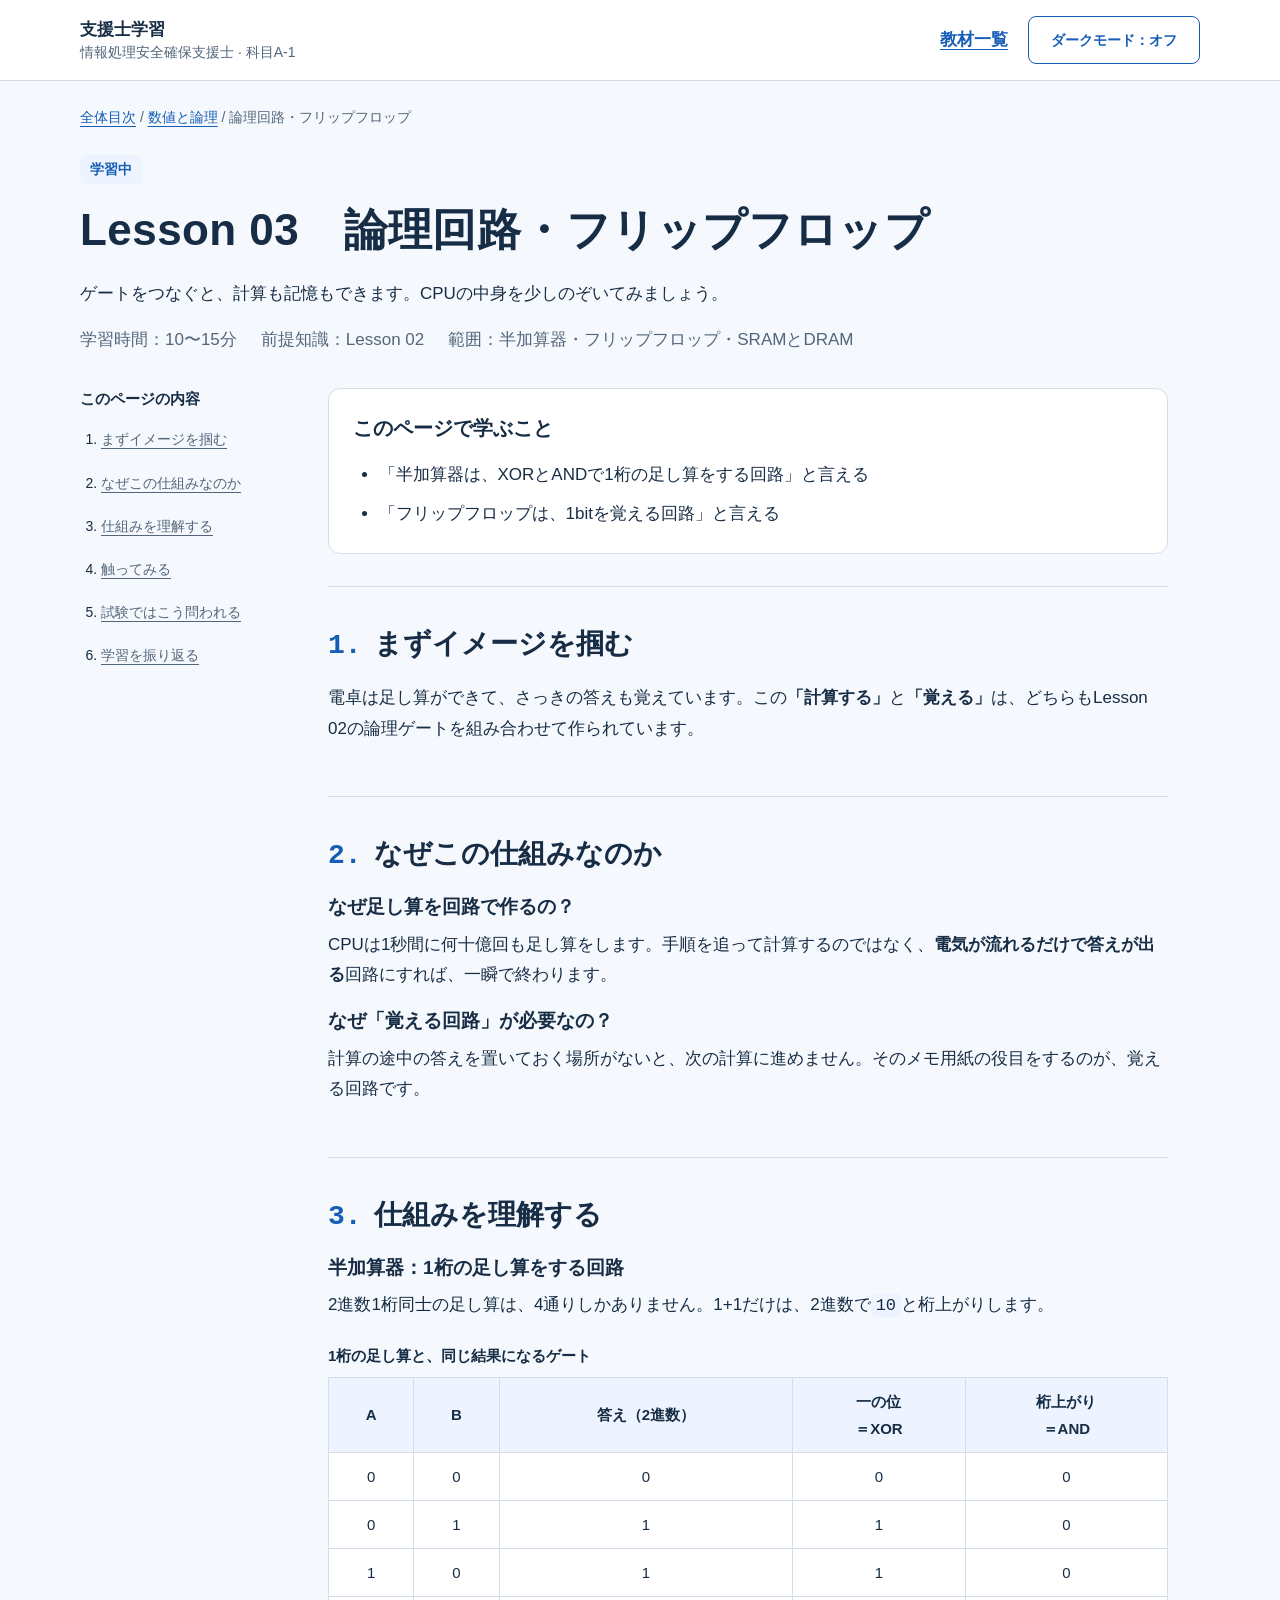
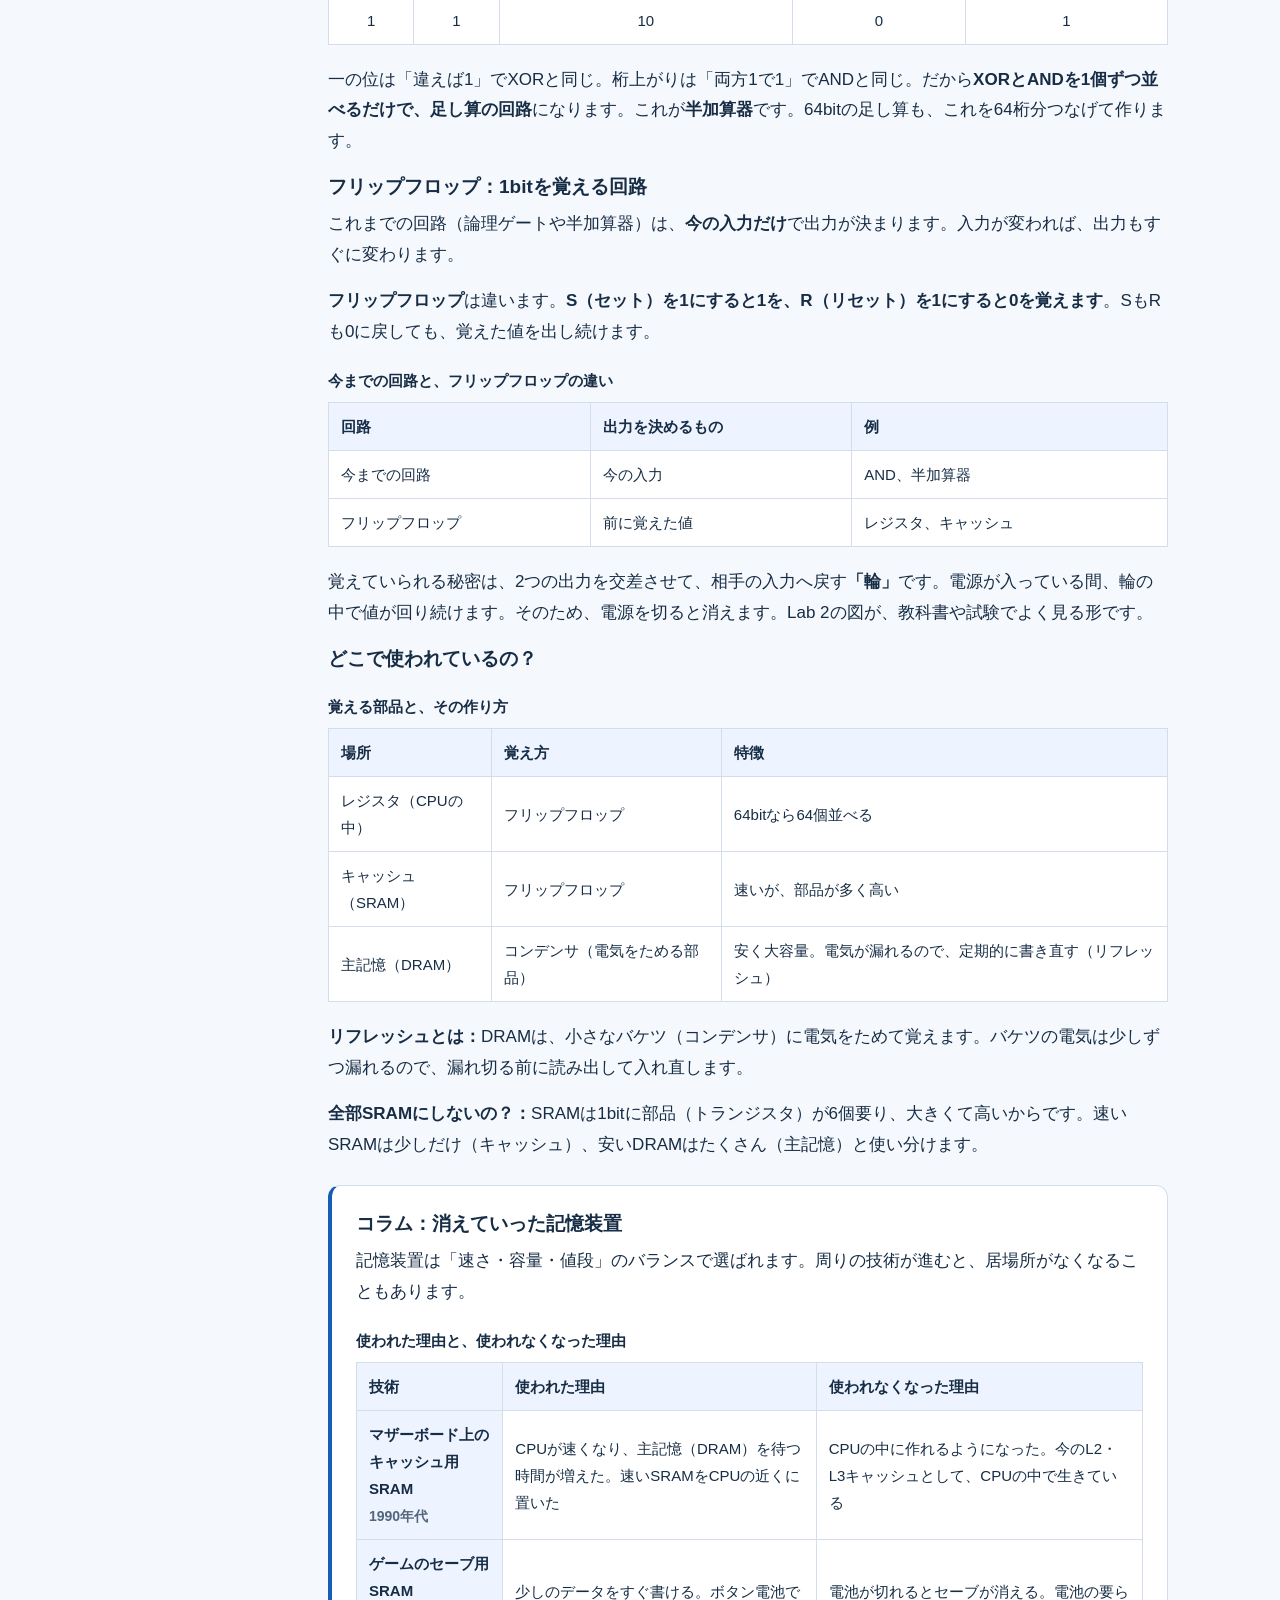
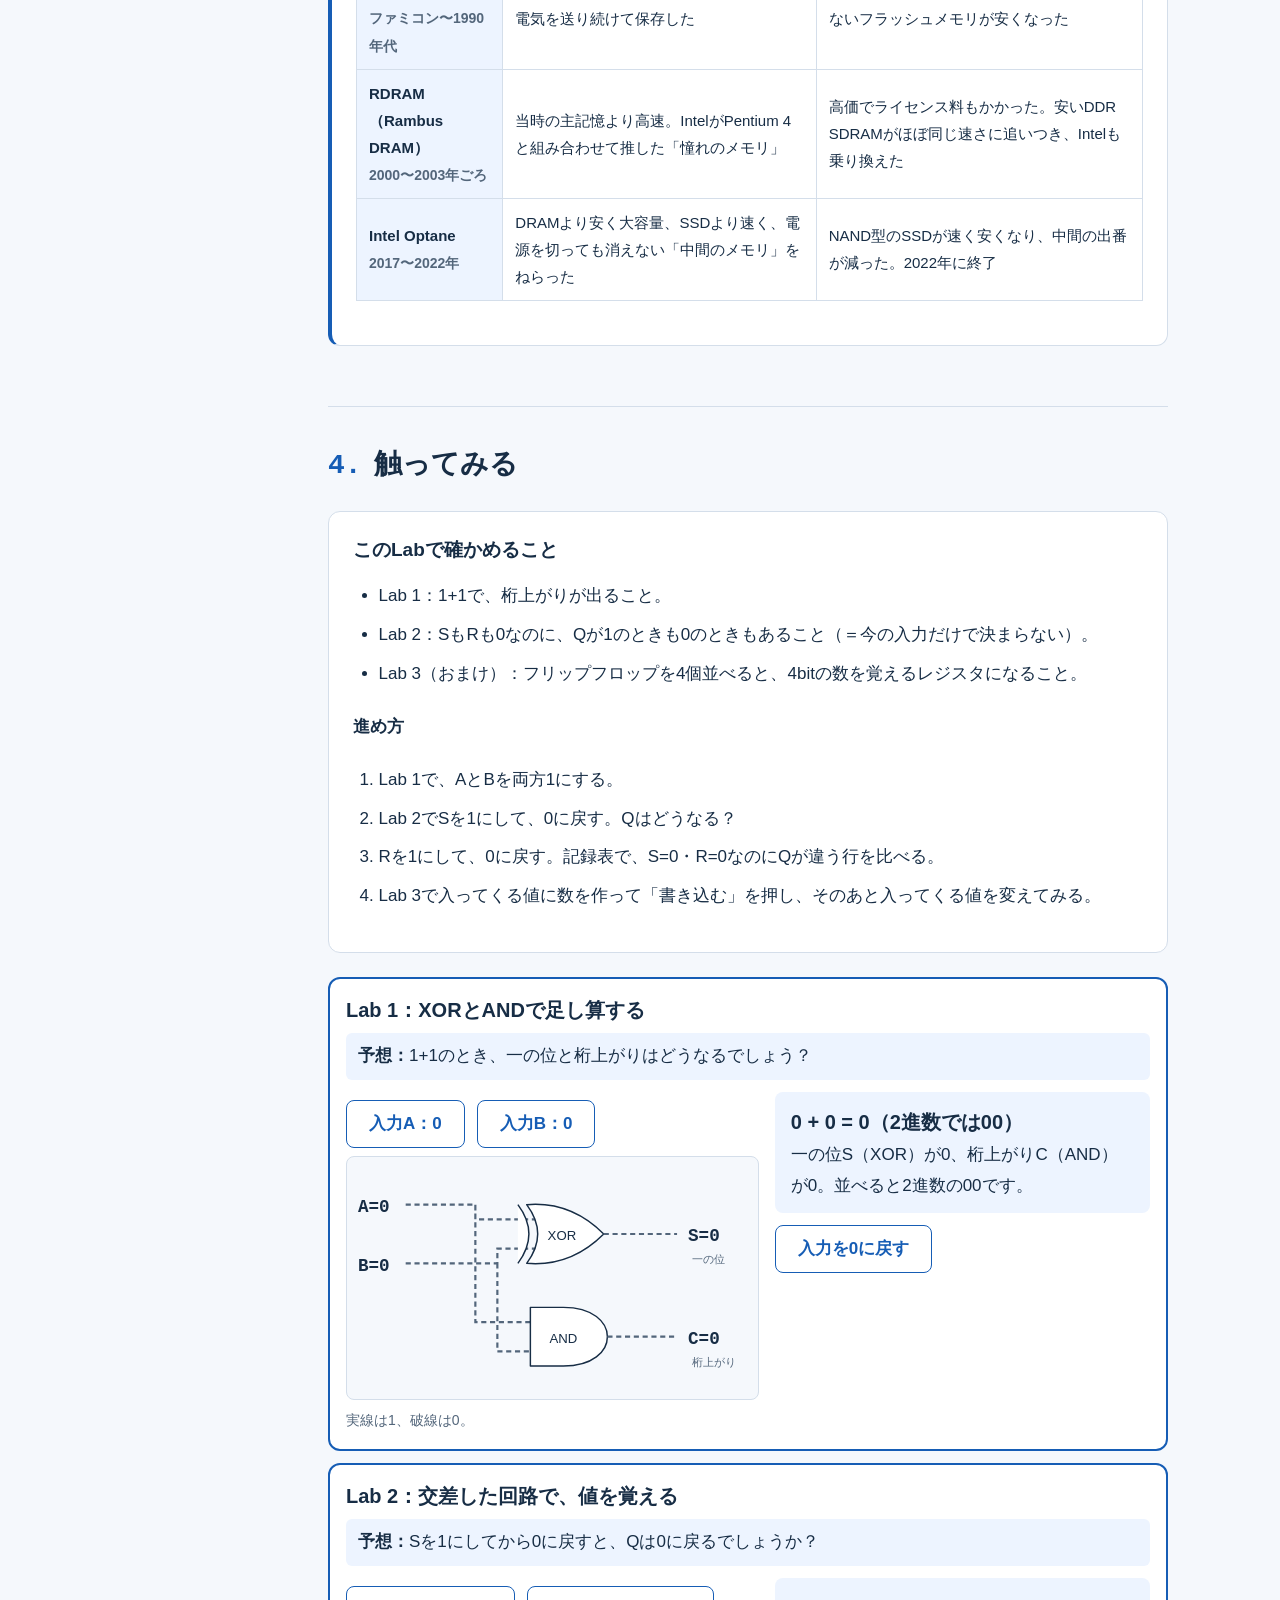
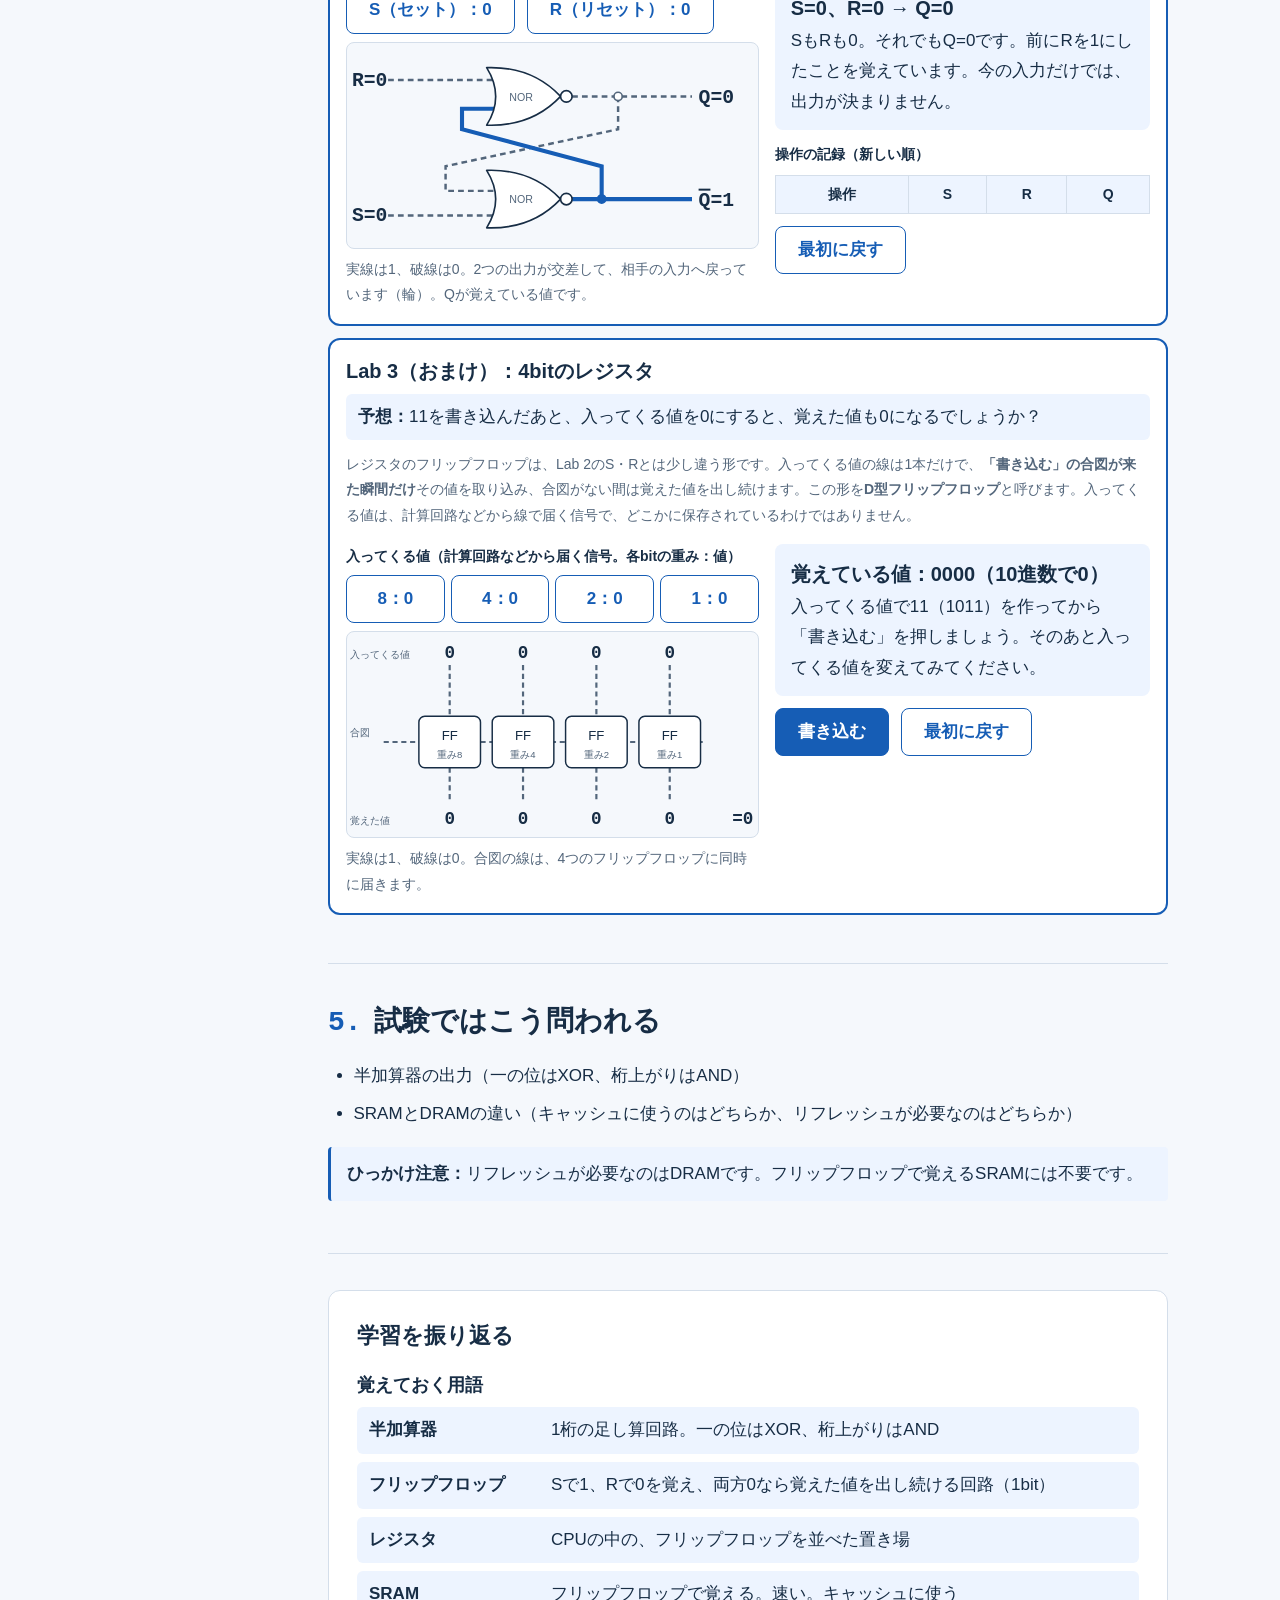
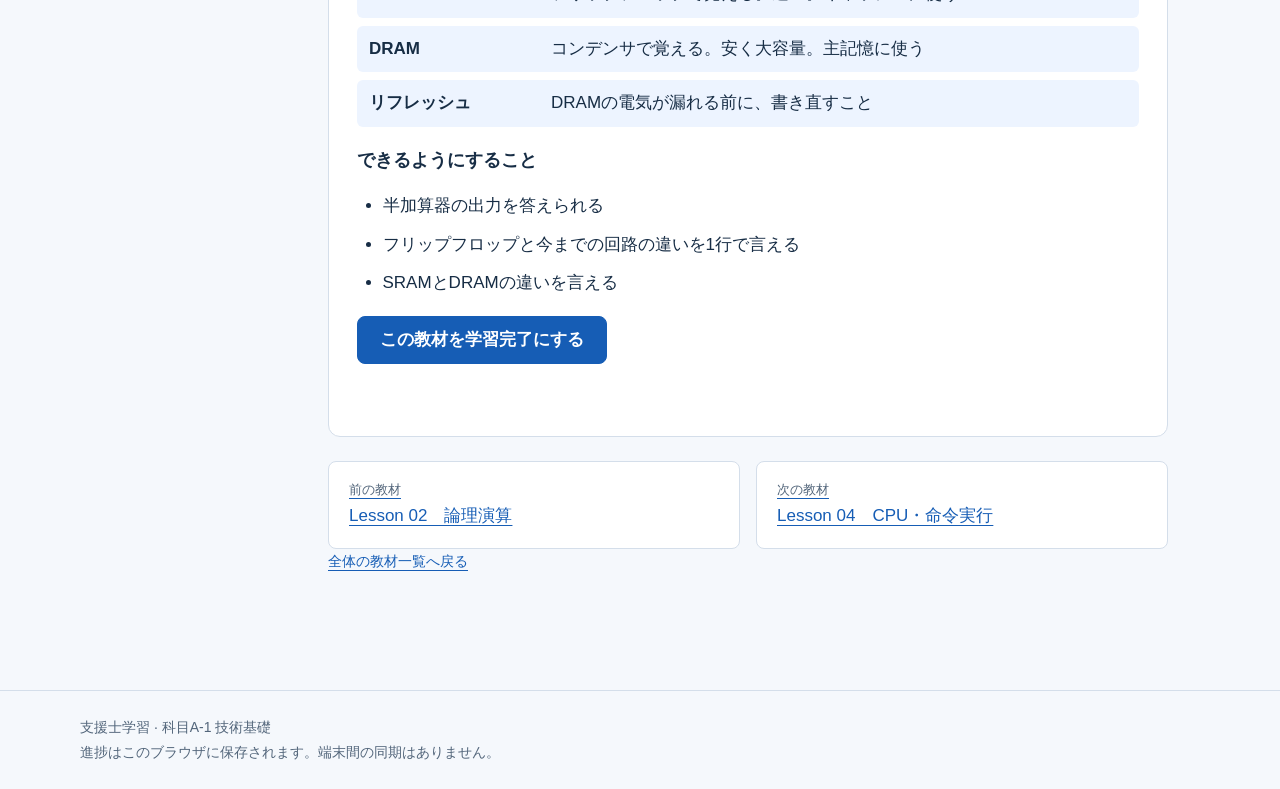
<file: lessons/03-flipflop.html>
<!doctype html>
<html lang="ja">
<head>
  <meta charset="utf-8">
  <meta name="viewport" content="width=device-width, initial-scale=1">
  <meta name="description" content="ゲートをつないで足し算と記憶ができることを、回路を操作しながら学ぶ初学者向け教材。">
  <title>Lesson 03 論理回路・フリップフロップ | 科目A-1 技術基礎</title>
  <script src="../js/theme.js"></script>
  <link rel="stylesheet" href="../css/common.css">
  <link rel="stylesheet" href="../css/lesson.css">
  <link rel="stylesheet" href="../css/lab.css">
  <link rel="stylesheet" href="../css/flipflop.css">
  <script src="../js/curriculum.js" defer></script>
  <script src="../js/progress.js" defer></script>
  <script src="../js/common.js" defer></script>
  <script src="../js/labs/flipflop.js" defer></script>
  <script src="../js/labs/register.js" defer></script>
</head>
<body data-lesson-id="03">
  <a class="skip-link" href="#main">本文へ移動</a>
  <header class="site-header"><div class="container header-inner"><a class="brand" href="../index.html">支援士学習<span>情報処理安全確保支援士 · 科目A-1</span></a><div class="header-actions"><a class="header-link" href="../index.html#curriculum">教材一覧</a><button type="button" class="button secondary theme-toggle" data-theme-toggle aria-label="ダークモード" aria-pressed="false" hidden>ダークモード：オフ</button></div></div></header>
  <main id="main" class="container" tabindex="-1">
    <p class="notice storage-notice" data-storage-notice role="status" hidden></p>
    <p class="notice theme-notice" data-theme-notice role="status" hidden></p>
    <noscript><p class="notice">JavaScriptが無効です。本文と例は読めますが、Lab・答え合わせ・進捗保存にはJavaScriptを有効にしてください。</p></noscript>
    <nav class="breadcrumb" aria-label="パンくず"><a href="../index.html">全体目次</a> / <a href="../index.html#chapter-01">数値と論理</a> / <span aria-current="page">論理回路・フリップフロップ</span></nav>
    <header class="lesson-heading">
      <span class="status" data-lesson-status="03">未学習</span>
      <h1>Lesson 03　論理回路・フリップフロップ</h1>
      <p>ゲートをつなぐと、計算も記憶もできます。CPUの中身を少しのぞいてみましょう。</p>
      <div class="lesson-meta"><span>学習時間：10〜15分</span><span>前提知識：Lesson 02</span><span>範囲：半加算器・フリップフロップ・SRAMとDRAM</span></div>
    </header>
    <div class="lesson-layout">
      <nav class="lesson-toc" aria-label="ページ内目次">
        <h2>このページの内容</h2>
        <ol><li><a href="#image">まずイメージを掴む</a></li><li><a href="#why">なぜこの仕組みなのか</a></li><li><a href="#mechanism">仕組みを理解する</a></li><li><a href="#lab">触ってみる</a></li><li><a href="#exam">試験ではこう問われる</a></li><li><a href="#complete">学習を振り返る</a></li></ol>
      </nav>
      <article class="lesson-body" aria-label="論理回路・フリップフロップの教材">
<section class="objectives" aria-labelledby="objectives-title"><h2 id="objectives-title">このページで学ぶこと</h2><ul><li>「半加算器は、XORとANDで1桁の足し算をする回路」と言える</li><li>「フリップフロップは、1bitを覚える回路」と言える</li></ul></section>
<section id="image" class="lesson-section" aria-labelledby="image-title"><h2 id="image-title"><span class="section-number">1.</span>まずイメージを掴む</h2>
<p>電卓は足し算ができて、さっきの答えも覚えています。この<strong>「計算する」</strong>と<strong>「覚える」</strong>は、どちらもLesson 02の論理ゲートを組み合わせて作られています。</p></section>
<section id="why" class="lesson-section" aria-labelledby="why-title"><h2 id="why-title"><span class="section-number">2.</span>なぜこの仕組みなのか</h2>
<h3>なぜ足し算を回路で作るの？</h3>
<p>CPUは1秒間に何十億回も足し算をします。手順を追って計算するのではなく、<strong>電気が流れるだけで答えが出る</strong>回路にすれば、一瞬で終わります。</p>
<h3>なぜ「覚える回路」が必要なの？</h3>
<p>計算の途中の答えを置いておく場所がないと、次の計算に進めません。そのメモ用紙の役目をするのが、覚える回路です。</p></section>
<section id="mechanism" class="lesson-section" aria-labelledby="mechanism-title"><h2 id="mechanism-title"><span class="section-number">3.</span>仕組みを理解する</h2>
<h3>半加算器：1桁の足し算をする回路</h3>
<p>2進数1桁同士の足し算は、4通りしかありません。1+1だけは、2進数で<code>10</code>と桁上がりします。</p>
<table class="reference-table truth-table"><caption>1桁の足し算と、同じ結果になるゲート</caption><thead><tr><th scope="col">A</th><th scope="col">B</th><th scope="col">答え（2進数）</th><th scope="col">一の位<br>＝XOR</th><th scope="col">桁上がり<br>＝AND</th></tr></thead><tbody><tr><td>0</td><td>0</td><td>0</td><td>0</td><td>0</td></tr><tr><td>0</td><td>1</td><td>1</td><td>1</td><td>0</td></tr><tr><td>1</td><td>0</td><td>1</td><td>1</td><td>0</td></tr><tr><td>1</td><td>1</td><td>10</td><td>0</td><td>1</td></tr></tbody></table>
<p>一の位は「違えば1」でXORと同じ。桁上がりは「両方1で1」でANDと同じ。だから<strong>XORとANDを1個ずつ並べるだけで、足し算の回路</strong>になります。これが<strong>半加算器</strong>です。64bitの足し算も、これを64桁分つなげて作ります。</p>
<h3>フリップフロップ：1bitを覚える回路</h3>
<p>これまでの回路（論理ゲートや半加算器）は、<strong>今の入力だけ</strong>で出力が決まります。入力が変われば、出力もすぐに変わります。</p>
<p><strong>フリップフロップ</strong>は違います。<strong>S（セット）を1にすると1を、R（リセット）を1にすると0を覚えます</strong>。SもRも0に戻しても、覚えた値を出し続けます。</p>
<table class="reference-table"><caption>今までの回路と、フリップフロップの違い</caption><thead><tr><th scope="col">回路</th><th scope="col">出力を決めるもの</th><th scope="col">例</th></tr></thead><tbody><tr><td>今までの回路</td><td>今の入力</td><td>AND、半加算器</td></tr><tr><td>フリップフロップ</td><td>前に覚えた値</td><td>レジスタ、キャッシュ</td></tr></tbody></table>
<p>覚えていられる秘密は、2つの出力を交差させて、相手の入力へ戻す<strong>「輪」</strong>です。電源が入っている間、輪の中で値が回り続けます。そのため、電源を切ると消えます。Lab 2の図が、教科書や試験でよく見る形です。</p>
<h3>どこで使われているの？</h3>
<table class="reference-table"><caption>覚える部品と、その作り方</caption><thead><tr><th scope="col">場所</th><th scope="col">覚え方</th><th scope="col">特徴</th></tr></thead><tbody><tr><td>レジスタ（CPUの中）</td><td>フリップフロップ</td><td>64bitなら64個並べる</td></tr><tr><td>キャッシュ（SRAM）</td><td>フリップフロップ</td><td>速いが、部品が多く高い</td></tr><tr><td>主記憶（DRAM）</td><td>コンデンサ（電気をためる部品）</td><td>安く大容量。電気が漏れるので、定期的に書き直す（リフレッシュ）</td></tr></tbody></table>
<p><strong>リフレッシュとは：</strong>DRAMは、小さなバケツ（コンデンサ）に電気をためて覚えます。バケツの電気は少しずつ漏れるので、漏れ切る前に読み出して入れ直します。</p>
<p><strong>全部SRAMにしないの？：</strong>SRAMは1bitに部品（トランジスタ）が6個要り、大きくて高いからです。速いSRAMは少しだけ（キャッシュ）、安いDRAMはたくさん（主記憶）と使い分けます。</p>
<aside class="example column" aria-labelledby="column-title"><h3 id="column-title">コラム：消えていった記憶装置</h3>
<p>記憶装置は「速さ・容量・値段」のバランスで選ばれます。周りの技術が進むと、居場所がなくなることもあります。</p>
<div class="table-scroll" tabindex="0" role="region" aria-label="記憶装置の移り変わりの表。狭い画面では横スクロールできます。"><table class="reference-table stack-table"><caption>使われた理由と、使われなくなった理由</caption><thead><tr><th scope="col">技術</th><th scope="col">使われた理由</th><th scope="col">使われなくなった理由</th></tr></thead><tbody>
<tr><th scope="row">マザーボード上のキャッシュ用SRAM<br><span class="small muted">1990年代</span></th><td data-label="使われた理由">CPUが速くなり、主記憶（DRAM）を待つ時間が増えた。速いSRAMをCPUの近くに置いた</td><td data-label="使われなくなった理由">CPUの中に作れるようになった。今のL2・L3キャッシュとして、CPUの中で生きている</td></tr>
<tr><th scope="row">ゲームのセーブ用SRAM<br><span class="small muted">ファミコン〜1990年代</span></th><td data-label="使われた理由">少しのデータをすぐ書ける。ボタン電池で電気を送り続けて保存した</td><td data-label="使われなくなった理由">電池が切れるとセーブが消える。電池の要らないフラッシュメモリが安くなった</td></tr>
<tr><th scope="row">RDRAM（Rambus DRAM）<br><span class="small muted">2000〜2003年ごろ</span></th><td data-label="使われた理由">当時の主記憶より高速。IntelがPentium 4と組み合わせて推した「憧れのメモリ」</td><td data-label="使われなくなった理由">高価でライセンス料もかかった。安いDDR SDRAMがほぼ同じ速さに追いつき、Intelも乗り換えた</td></tr>
<tr><th scope="row">Intel Optane<br><span class="small muted">2017〜2022年</span></th><td data-label="使われた理由">DRAMより安く大容量、SSDより速く、電源を切っても消えない「中間のメモリ」をねらった</td><td data-label="使われなくなった理由">NAND型のSSDが速く安くなり、中間の出番が減った。2022年に終了</td></tr>
</tbody></table></div></aside></section>
<section id="lab" class="lesson-section" aria-labelledby="lab-title"><h2 id="lab-title"><span class="section-number">4.</span>触ってみる</h2>
<div class="example lab-goal"><h3>このLabで確かめること</h3><ul><li>Lab 1：1+1で、桁上がりが出ること。</li><li>Lab 2：SもRも0なのに、Qが1のときも0のときもあること（＝今の入力だけで決まらない）。</li><li>Lab 3（おまけ）：フリップフロップを4個並べると、4bitの数を覚えるレジスタになること。</li></ul><h4>進め方</h4><ol><li>Lab 1で、AとBを両方1にする。</li><li>Lab 2でSを1にして、0に戻す。Qはどうなる？</li><li>Rを1にして、0に戻す。記録表で、S=0・R=0なのにQが違う行を比べる。</li><li>Lab 3で入ってくる値に数を作って「書き込む」を押し、そのあと入ってくる値を変えてみる。</li></ol></div>
<noscript><p class="notice">JavaScriptを有効にすると、回路を操作できます。上の表はそのまま読めます。</p></noscript>
<div class="lab" data-adder-lab hidden><h3>Lab 1：XORとANDで足し算する</h3><p class="prediction"><strong>予想：</strong>1+1のとき、一の位と桁上がりはどうなるでしょう？</p>
<div class="logic-layout"><div class="logic-main"><div class="lab-controls"><button type="button" class="button secondary signal-toggle" data-adder-input="a" aria-label="入力Aを切り替える" aria-pressed="false">入力A：0</button><button type="button" class="button secondary signal-toggle" data-adder-input="b" aria-label="入力Bを切り替える" aria-pressed="false">入力B：0</button></div>
<svg class="circuit-svg" viewBox="0 0 560 330" role="img" aria-labelledby="adder-svg-title adder-svg-desc"><title id="adder-svg-title">XORとANDで構成する半加算器</title><desc id="adder-svg-desc" data-adder-desc>A=0、B=0。出力S=0、C=0。</desc>
<path class="signal-wire" data-adder-wire="a" d="M80 65H175V85H258 M175 65V225H250"/><path class="signal-wire" data-adder-wire="b" d="M80 145H205V125H258 M205 145V265H250"/>
<path class="gate-shape" d="M245 65Q305 60 350 105Q305 150 245 145Q275 105 245 65Z"/><path class="gate-shape" d="M233 65Q263 105 233 145"/><path class="gate-shape" d="M250 205H295C375 205 375 285 295 285H250Z"/>
<path class="signal-wire" data-adder-wire="s" d="M350 105H450"/><path class="signal-wire" data-adder-wire="c" d="M355 245H450"/>
<text x="15" y="75" class="svg-value" data-adder-value="a">A=0</text><text x="15" y="155" class="svg-value" data-adder-value="b">B=0</text><text x="293" y="113" text-anchor="middle">XOR</text><text x="295" y="253" text-anchor="middle">AND</text><text x="465" y="115" class="svg-value" data-adder-value="s">S=0</text><text x="465" y="255" class="svg-value" data-adder-value="c">C=0</text><text x="470" y="145" class="svg-note">一の位</text><text x="470" y="285" class="svg-note">桁上がり</text></svg><p class="signal-legend">実線は1、破線は0。</p></div>
<div class="logic-side"><div class="lab-result"><p class="circuit-result" data-adder-result></p><p data-adder-reason></p></div><p class="sr-only" data-adder-status role="status" aria-atomic="true"></p><button type="button" class="button secondary" data-adder-reset>入力を0に戻す</button></div></div></div>
<div class="lab" data-memory-lab hidden><h3>Lab 2：交差した回路で、値を覚える</h3><p class="prediction"><strong>予想：</strong>Sを1にしてから0に戻すと、Qは0に戻るでしょうか？</p>
<div class="logic-layout"><div class="logic-main"><div class="lab-controls"><button type="button" class="button secondary signal-toggle" data-memory-input="s" aria-label="Sを切り替える" aria-pressed="false">S（セット）：0</button><button type="button" class="button secondary signal-toggle" data-memory-input="r" aria-label="Rを切り替える" aria-pressed="false">R（リセット）：0</button></div>
<svg class="circuit-svg memory-svg" viewBox="0 0 500 250" role="img" aria-labelledby="memory-svg-title memory-svg-desc"><title id="memory-svg-title">NORゲート2個の出力を交差させたフリップフロップ</title><desc id="memory-svg-desc" data-memory-desc></desc>
<path class="signal-wire" data-memory-wire="r" d="M50 45H185"/><path class="signal-wire" data-memory-wire="s" d="M50 210H185"/>
<path class="signal-wire" data-memory-wire="q" d="M274 65H420M330 65V105L120 150V180H185"/><path class="signal-wire" data-memory-wire="nq" d="M274 190H420M310 190V150L140 105V80H185"/>
<circle class="signal-dot" data-memory-wire="q" cx="330" cy="65" r="5"/><circle class="signal-dot" data-memory-wire="nq" cx="310" cy="190" r="5"/>
<path class="gate-shape" d="M170 30Q225 28 260 65Q225 102 170 100Q192 65 170 30Z"/><circle class="gate-shape" cx="267" cy="65" r="7"/>
<path class="gate-shape" d="M170 160Q225 158 260 195Q225 232 170 230Q192 195 170 160Z" transform="translate(0 -5)"/><circle class="gate-shape" cx="267" cy="190" r="7"/>
<text x="212" y="70" text-anchor="middle" class="memory-gate">NOR</text><text x="212" y="195" text-anchor="middle" class="memory-gate">NOR</text>
<text x="6" y="52" class="svg-value" data-memory-value="r">R=0</text><text x="6" y="217" class="svg-value" data-memory-value="s">S=0</text>
<text x="428" y="73" class="svg-value" data-memory-value="q">Q=0</text><text x="428" y="198" class="svg-value"><tspan text-decoration="overline">Q</tspan><tspan data-memory-value="nq">=1</tspan></text></svg>
<p class="signal-legend">実線は1、破線は0。2つの出力が交差して、相手の入力へ戻っています（輪）。Qが覚えている値です。</p></div>
<div class="logic-side"><div class="lab-result"><p class="circuit-result" data-memory-result></p><p data-memory-reason></p></div><p class="sr-only" data-memory-status role="status" aria-atomic="true"></p>
<table class="reference-table truth-table memo-log"><caption>操作の記録（新しい順）</caption><thead><tr><th scope="col">操作</th><th scope="col">S</th><th scope="col">R</th><th scope="col">Q</th></tr></thead><tbody data-memory-log></tbody></table>
<button type="button" class="button secondary" data-memory-reset>最初に戻す</button></div></div></div>
<div class="lab" data-register-lab hidden><h3>Lab 3（おまけ）：4bitのレジスタ</h3><p class="prediction"><strong>予想：</strong>11を書き込んだあと、入ってくる値を0にすると、覚えた値も0になるでしょうか？</p><p class="small muted">レジスタのフリップフロップは、Lab 2のS・Rとは少し違う形です。入ってくる値の線は1本だけで、<strong>「書き込む」の合図が来た瞬間だけ</strong>その値を取り込み、合図がない間は覚えた値を出し続けます。この形を<strong>D型フリップフロップ</strong>と呼びます。入ってくる値は、計算回路などから線で届く信号で、どこかに保存されているわけではありません。</p><div class="logic-layout"><div class="logic-main"><div class="gate-picker" role="group" aria-labelledby="register-bits-label"><span id="register-bits-label">入ってくる値（計算回路などから届く信号。各bitの重み：値）</span><div class="gate-buttons"><button type="button" class="button secondary signal-toggle" data-register-bit="1" data-weight="8" aria-pressed="false">8：0</button><button type="button" class="button secondary signal-toggle" data-register-bit="2" data-weight="4" aria-pressed="false">4：0</button><button type="button" class="button secondary signal-toggle" data-register-bit="3" data-weight="2" aria-pressed="false">2：0</button><button type="button" class="button secondary signal-toggle" data-register-bit="4" data-weight="1" aria-pressed="false">1：0</button></div></div><svg class="circuit-svg register-svg" viewBox="0 0 560 280" role="img" aria-labelledby="register-svg-title register-svg-desc"><title id="register-svg-title">フリップフロップを4個並べた4bitのレジスタ</title><desc id="register-svg-desc" data-register-desc></desc><path class="signal-wire" data-register-wire="in1" d="M140 45V115"/><path class="signal-wire" data-register-wire="in2" d="M240 45V115"/><path class="signal-wire" data-register-wire="in3" d="M340 45V115"/><path class="signal-wire" data-register-wire="in4" d="M440 45V115"/><path class="signal-wire" data-register-wire="out1" d="M140 185V232"/><path class="signal-wire" data-register-wire="out2" d="M240 185V232"/><path class="signal-wire" data-register-wire="out3" d="M340 185V232"/><path class="signal-wire" data-register-wire="out4" d="M440 185V232"/><path class="signal-wire" data-register-wire="clock" d="M50 150H485"/><rect class="gate-shape" x="98" y="115" width="84" height="70" rx="8"/><text x="140" y="147" text-anchor="middle">FF</text><text x="140" y="172" text-anchor="middle" class="register-weight">重み8</text><rect class="gate-shape" x="198" y="115" width="84" height="70" rx="8"/><text x="240" y="147" text-anchor="middle">FF</text><text x="240" y="172" text-anchor="middle" class="register-weight">重み4</text><rect class="gate-shape" x="298" y="115" width="84" height="70" rx="8"/><text x="340" y="147" text-anchor="middle">FF</text><text x="340" y="172" text-anchor="middle" class="register-weight">重み2</text><rect class="gate-shape" x="398" y="115" width="84" height="70" rx="8"/><text x="440" y="147" text-anchor="middle">FF</text><text x="440" y="172" text-anchor="middle" class="register-weight">重み1</text><text x="140" y="36" text-anchor="middle" class="svg-value" data-register-value="in1">0</text><text x="140" y="262" text-anchor="middle" class="svg-value" data-register-value="out1">0</text><text x="240" y="36" text-anchor="middle" class="svg-value" data-register-value="in2">0</text><text x="240" y="262" text-anchor="middle" class="svg-value" data-register-value="out2">0</text><text x="340" y="36" text-anchor="middle" class="svg-value" data-register-value="in3">0</text><text x="340" y="262" text-anchor="middle" class="svg-value" data-register-value="out3">0</text><text x="440" y="36" text-anchor="middle" class="svg-value" data-register-value="in4">0</text><text x="440" y="262" text-anchor="middle" class="svg-value" data-register-value="out4">0</text><text x="4" y="36" class="register-label">入ってくる値</text><text x="4" y="142" class="register-label">合図</text><text x="4" y="262" class="register-label">覚えた値</text><text x="554" y="262" text-anchor="end" class="svg-value" data-register-value="dec">=0</text></svg><p class="signal-legend">実線は1、破線は0。合図の線は、4つのフリップフロップに同時に届きます。</p></div><div class="logic-side"><div class="lab-result"><p class="circuit-result" data-register-result></p><p data-register-reason></p></div><p class="sr-only" data-register-status role="status" aria-atomic="true"></p><div class="lab-controls"><button type="button" class="button" data-register-write>書き込む</button><button type="button" class="button secondary" data-register-reset>最初に戻す</button></div></div></div></div></section>
<section id="exam" class="lesson-section" aria-labelledby="exam-title"><h2 id="exam-title"><span class="section-number">5.</span>試験ではこう問われる</h2>
<ul><li>半加算器の出力（一の位はXOR、桁上がりはAND）</li><li>SRAMとDRAMの違い（キャッシュに使うのはどちらか、リフレッシュが必要なのはどちらか）</li></ul>
<p class="notice"><strong>ひっかけ注意：</strong>リフレッシュが必要なのはDRAMです。フリップフロップで覚えるSRAMには不要です。</p></section>
<section id="complete" class="lesson-section" aria-labelledby="complete-title"><div class="completion-panel"><h2 id="complete-title">学習を振り返る</h2><h3>覚えておく用語</h3><dl class="term-list"><div><dt>半加算器</dt><dd>1桁の足し算回路。一の位はXOR、桁上がりはAND</dd></div><div><dt>フリップフロップ</dt><dd>Sで1、Rで0を覚え、両方0なら覚えた値を出し続ける回路（1bit）</dd></div><div><dt>レジスタ</dt><dd>CPUの中の、フリップフロップを並べた置き場</dd></div><div><dt>SRAM</dt><dd>フリップフロップで覚える。速い。キャッシュに使う</dd></div><div><dt>DRAM</dt><dd>コンデンサで覚える。安く大容量。主記憶に使う</dd></div><div><dt>リフレッシュ</dt><dd>DRAMの電気が漏れる前に、書き直すこと</dd></div></dl><h3>できるようにすること</h3><ul><li>半加算器の出力を答えられる</li><li>フリップフロップと今までの回路の違いを1行で言える</li><li>SRAMとDRAMの違いを言える</li></ul><button type="button" class="button" data-complete hidden>この教材を学習完了にする</button><p class="completion-message" data-completion-message role="status"></p></div><nav class="lesson-nav" aria-label="教材の前後ナビゲーション"><a href="02-logic.html"><span>前の教材</span>Lesson 02　論理演算</a><a href="04-cpu.html"><span>次の教材</span>Lesson 04　CPU・命令実行</a></nav><p class="small"><a href="../index.html#curriculum">全体の教材一覧へ戻る</a></p></section>
</article>
    </div>
  </main>
  <footer class="site-footer"><div class="container"><p>支援士学習 · 科目A-1 技術基礎</p><p>進捗はこのブラウザに保存されます。端末間の同期はありません。</p></div></footer>
</body>
</html>
</file>
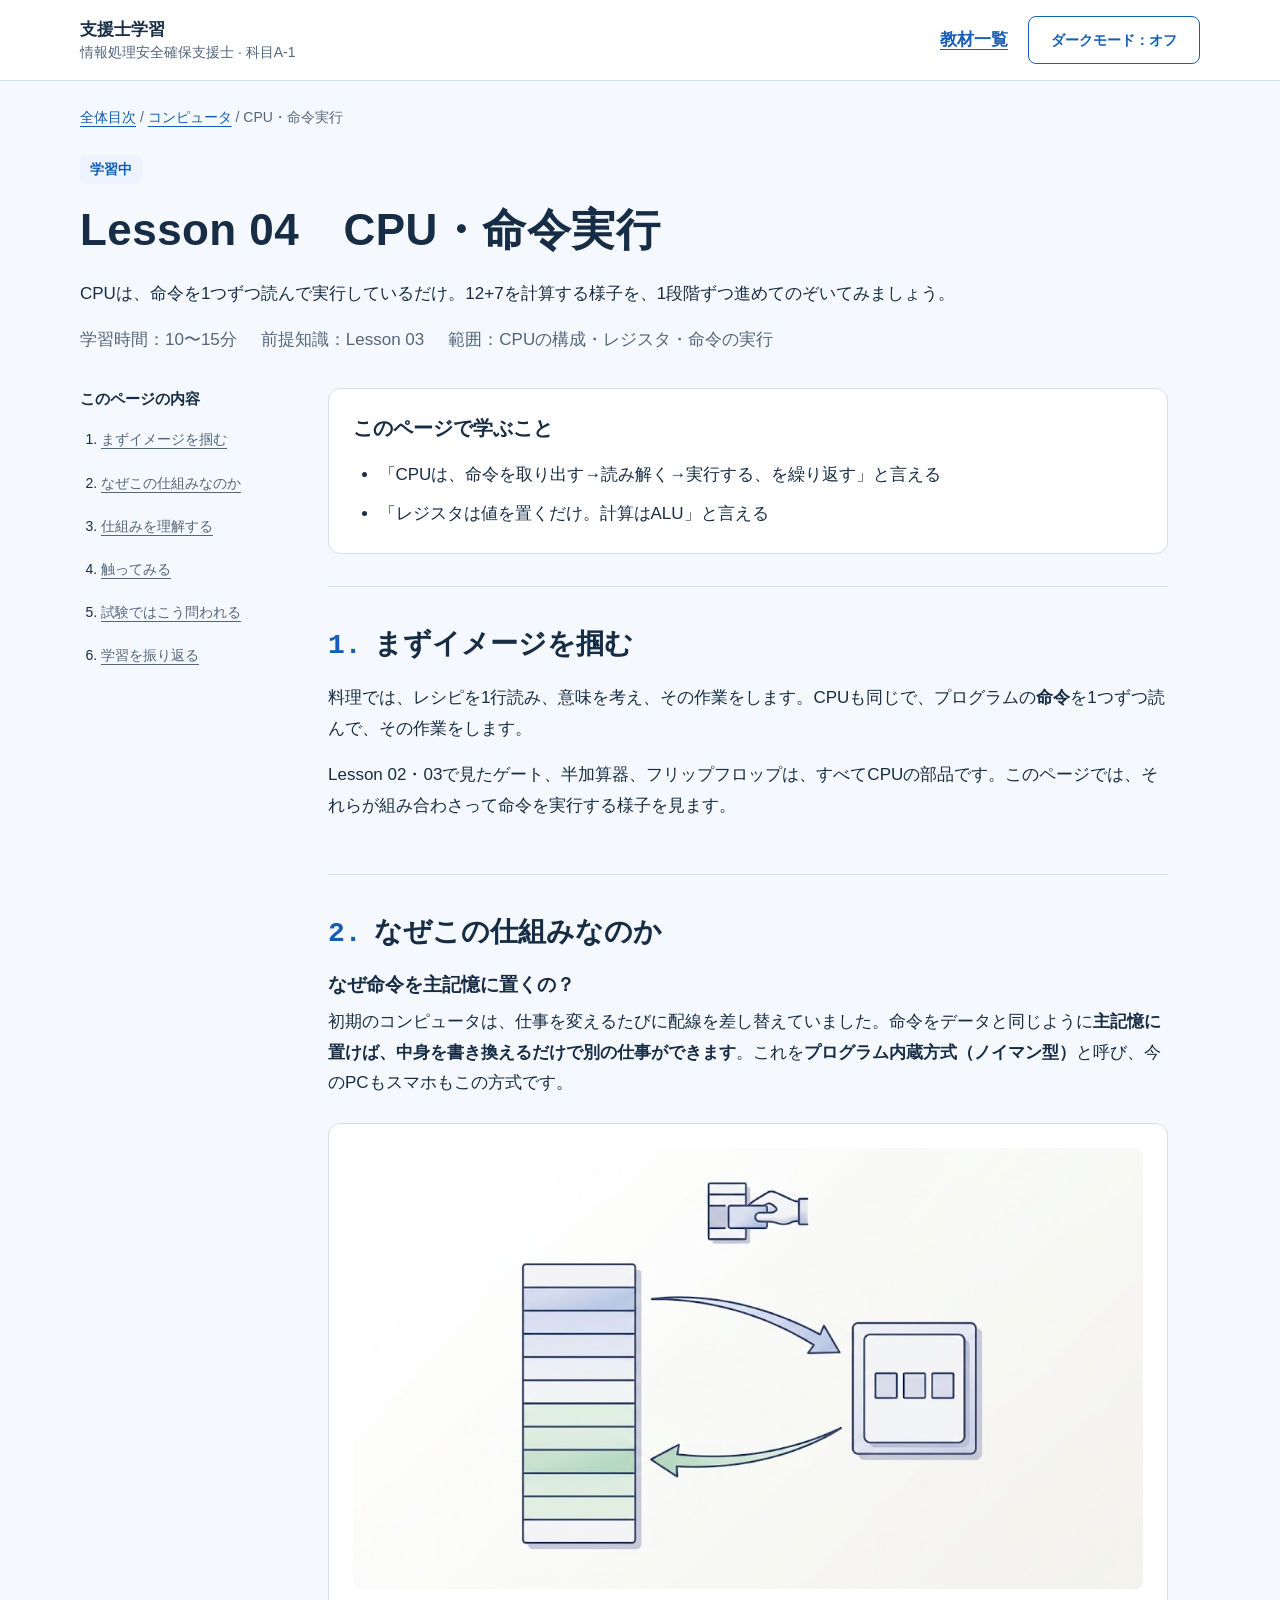
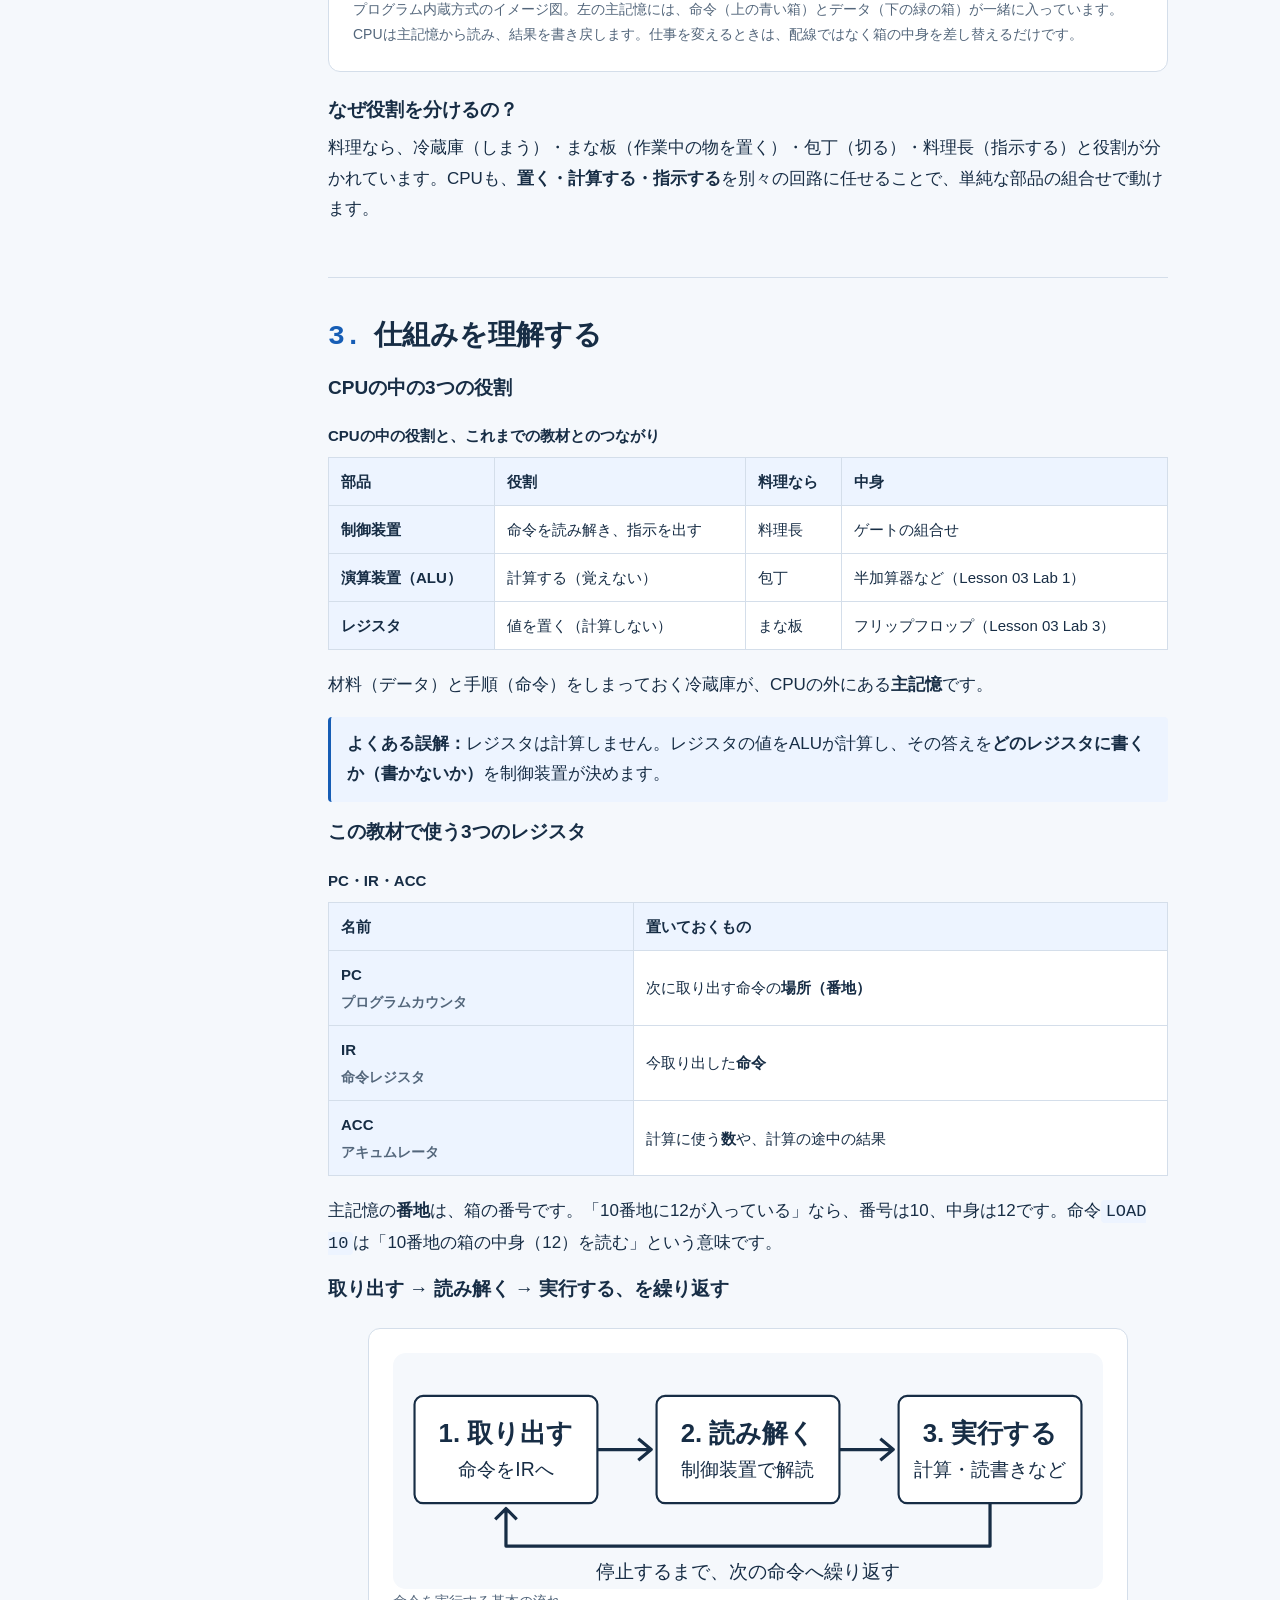
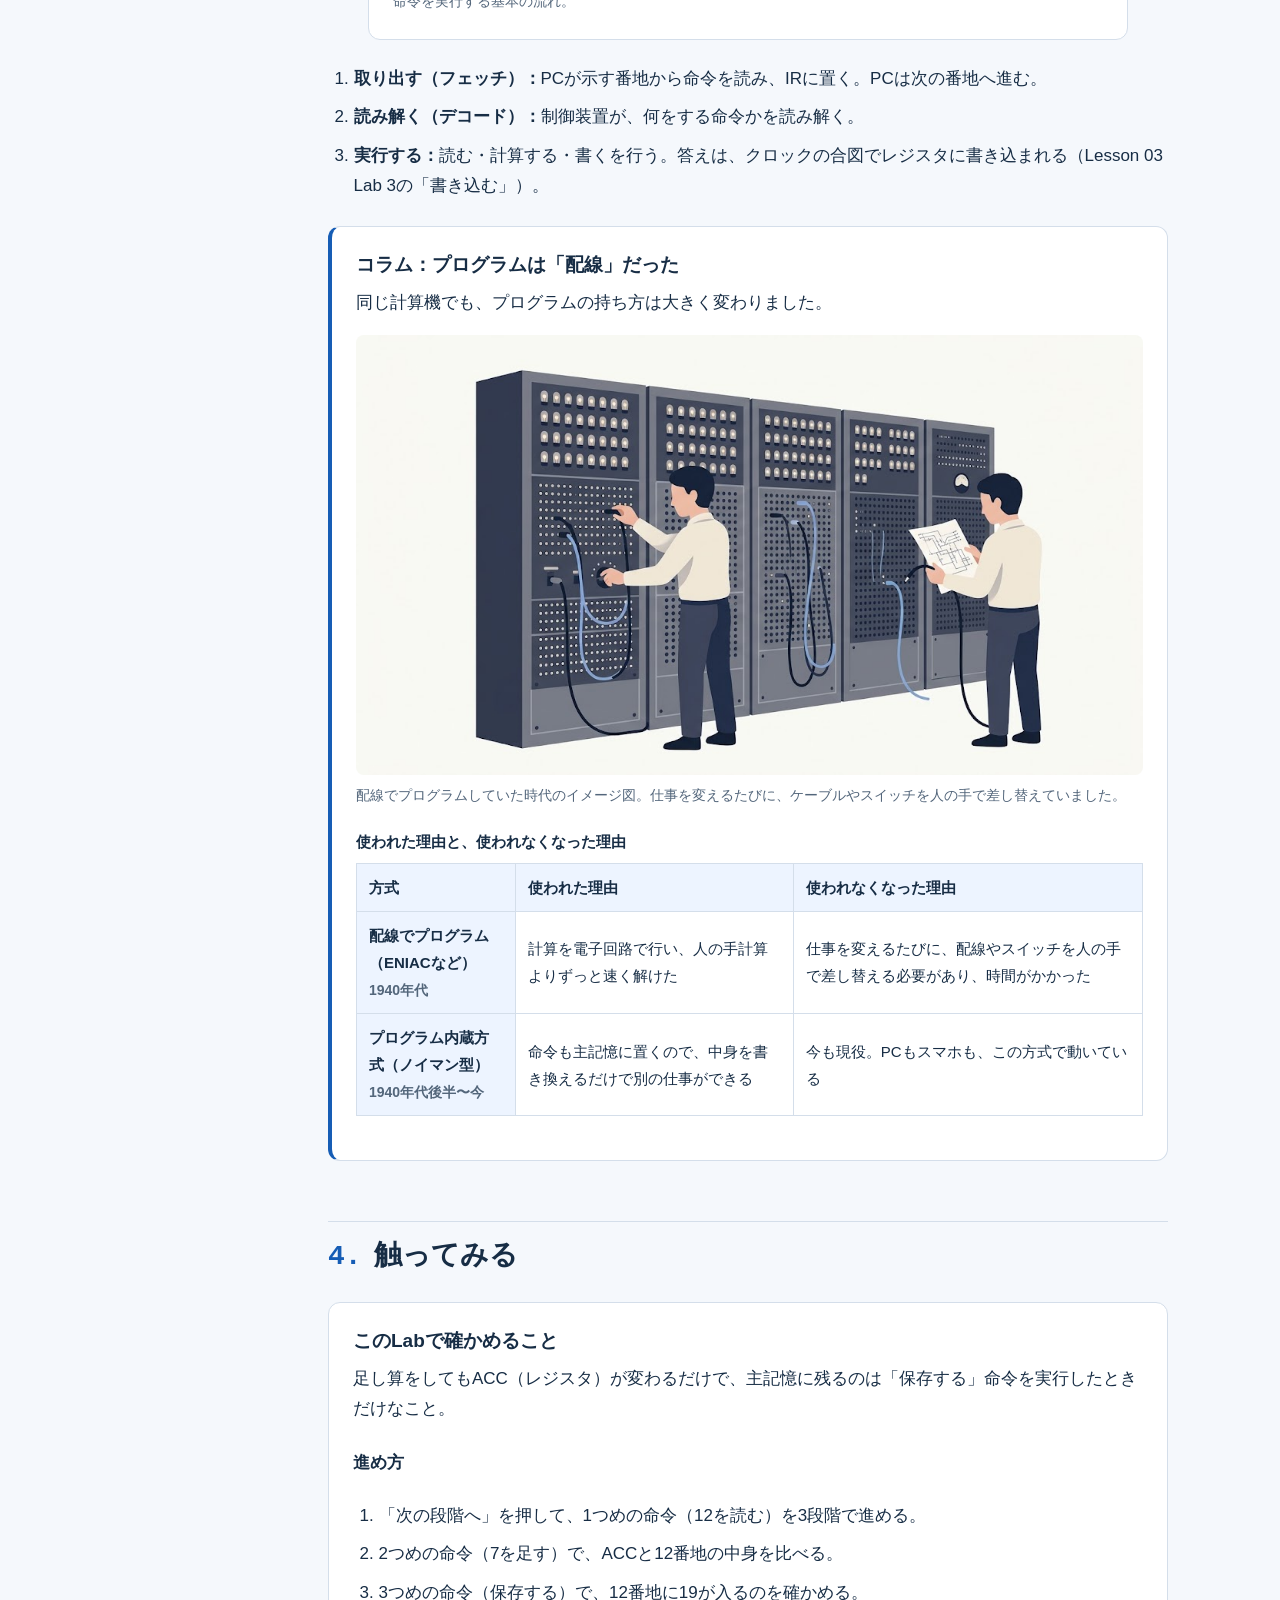
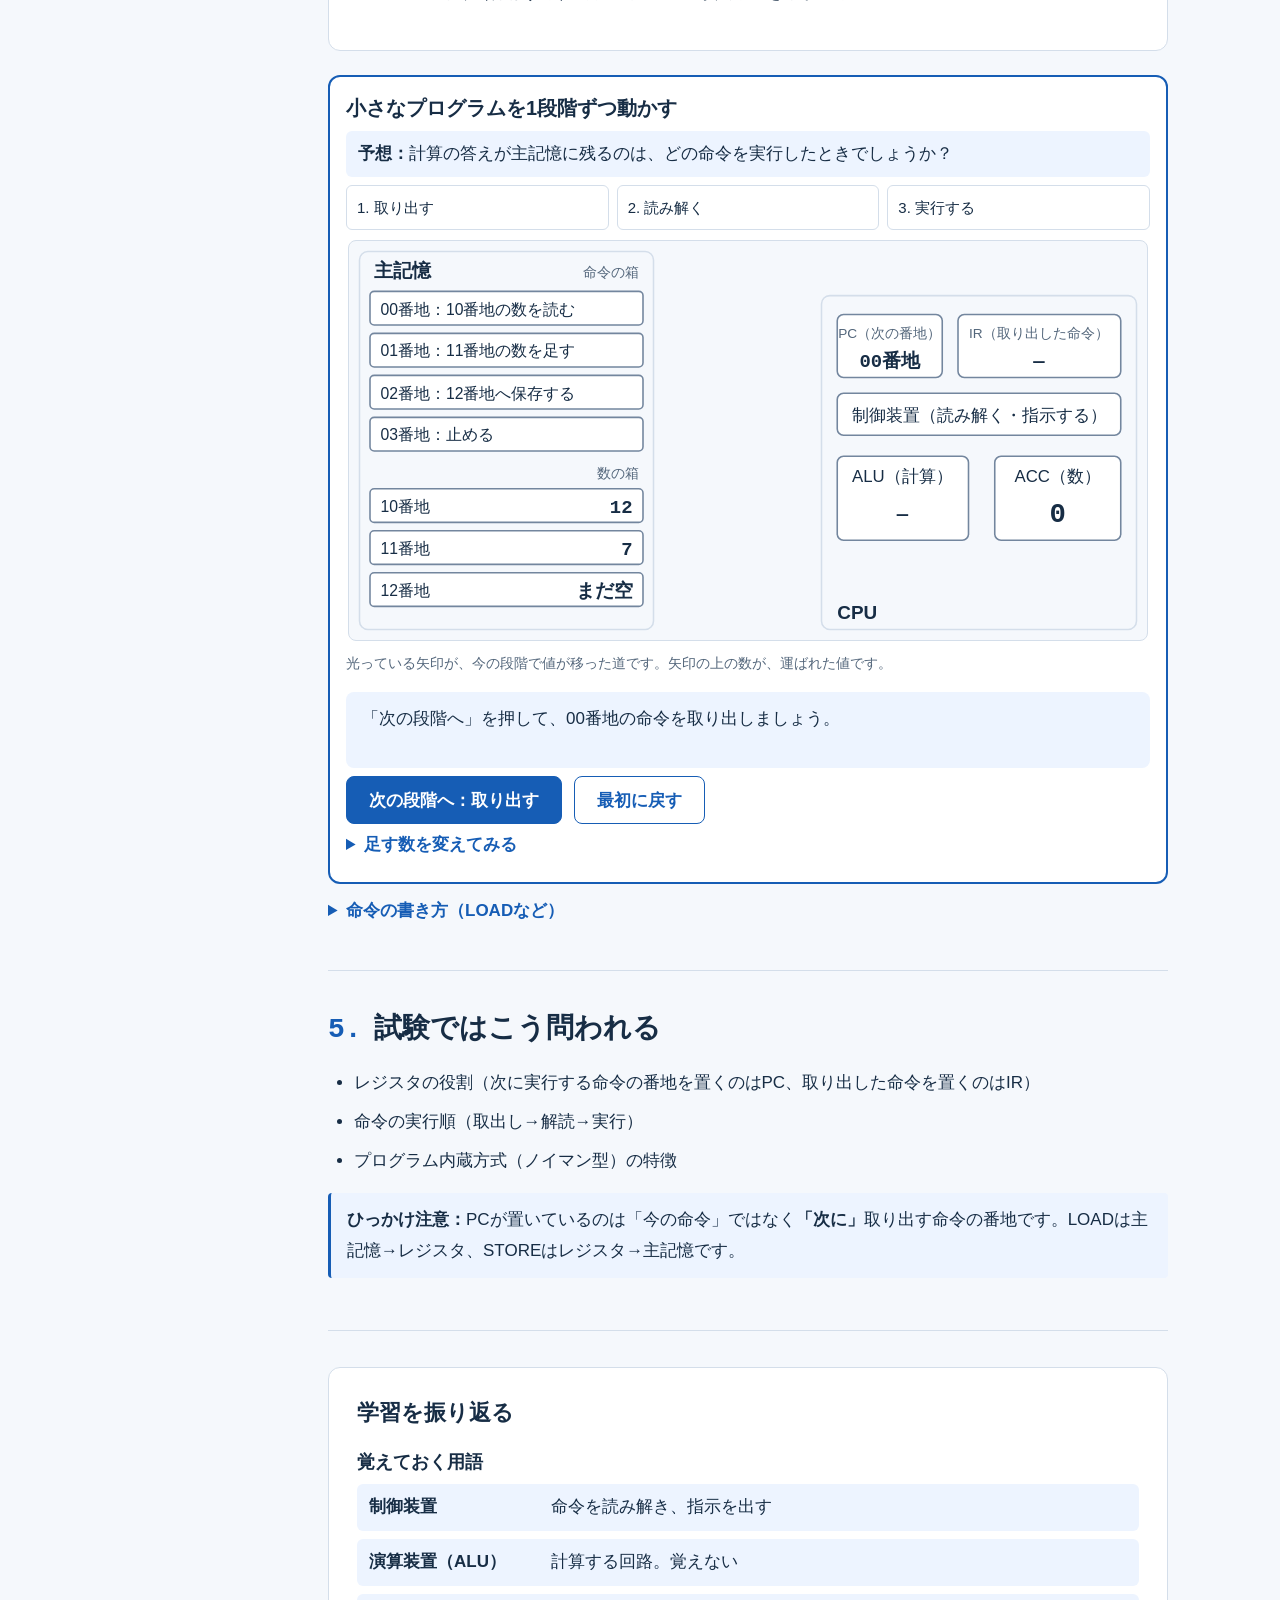
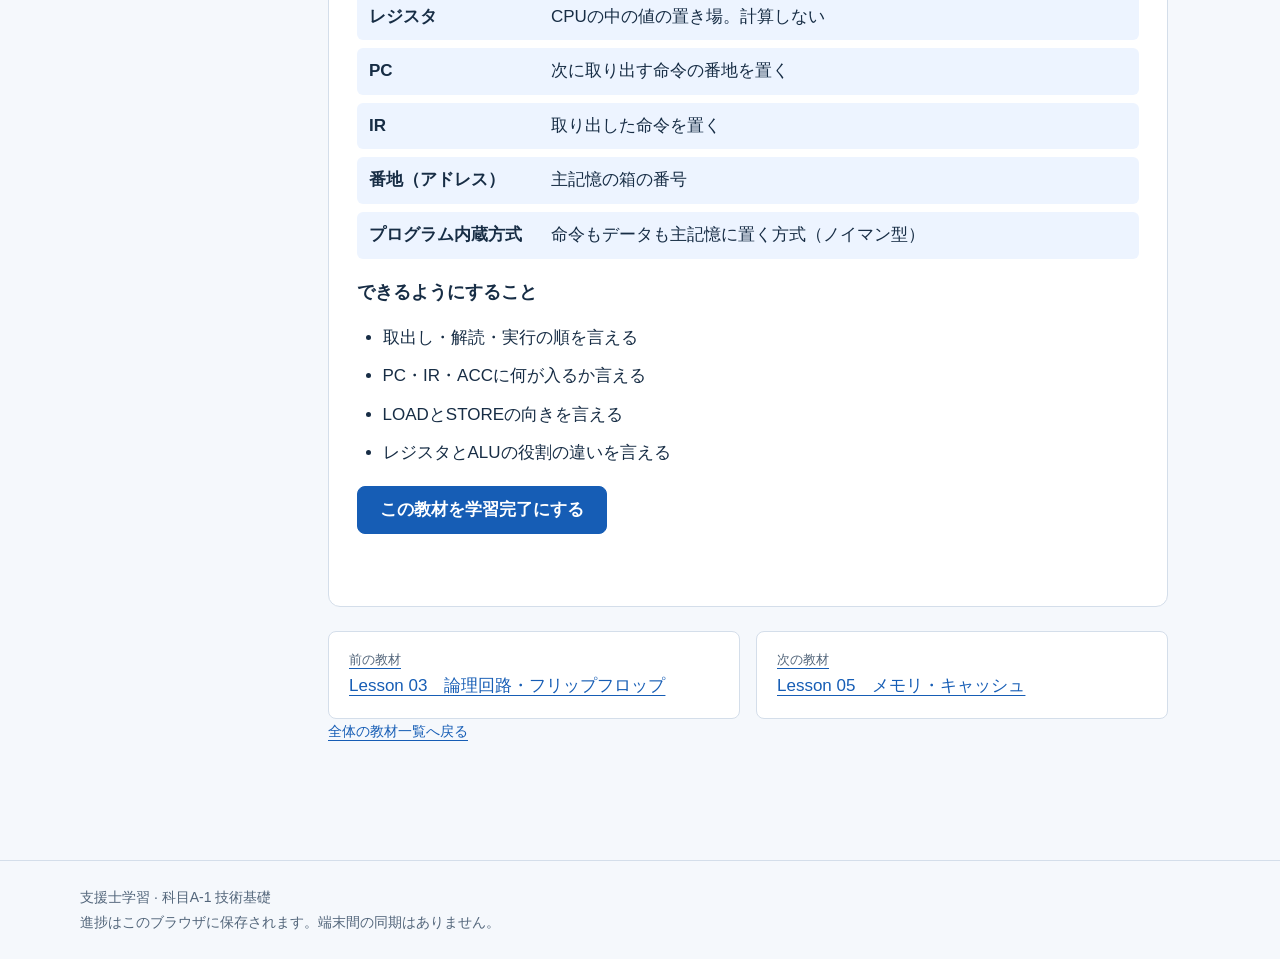
<file: lessons/04-cpu.html>
<!doctype html>
<html lang="ja">
<head>
  <meta charset="utf-8">
  <meta name="viewport" content="width=device-width, initial-scale=1">
  <meta name="description" content="CPUの命令実行をSVGで操作しながら学ぶ初学者向け教材。">
  <title>Lesson 04 CPU・命令実行 | 科目A-1 技術基礎</title>
  <script src="../js/theme.js"></script>
  <link rel="stylesheet" href="../css/common.css">
  <link rel="stylesheet" href="../css/lesson.css">
  <link rel="stylesheet" href="../css/lab.css">
  <link rel="stylesheet" href="../css/cpu.css">
  <script src="../js/curriculum.js" defer></script>
  <script src="../js/progress.js" defer></script>
  <script src="../js/common.js" defer></script>
  <script src="../js/labs/cpu.js" defer></script>
</head>
<body data-lesson-id="04">
  <a class="skip-link" href="#main">本文へ移動</a>
  <header class="site-header"><div class="container header-inner"><a class="brand" href="../index.html">支援士学習<span>情報処理安全確保支援士 · 科目A-1</span></a><div class="header-actions"><a class="header-link" href="../index.html#curriculum">教材一覧</a><button type="button" class="button secondary theme-toggle" data-theme-toggle aria-label="ダークモード" aria-pressed="false" hidden>ダークモード：オフ</button></div></div></header>
  <main id="main" class="container" tabindex="-1">
    <p class="notice storage-notice" data-storage-notice role="status" hidden></p>
    <p class="notice theme-notice" data-theme-notice role="status" hidden></p>
    <noscript><p class="notice">JavaScriptが無効です。本文と例は読めますが、Lab・答え合わせ・進捗保存にはJavaScriptを有効にしてください。</p></noscript>
    <nav class="breadcrumb" aria-label="パンくず"><a href="../index.html">全体目次</a> / <a href="../index.html#chapter-02">コンピュータ</a> / <span aria-current="page">CPU・命令実行</span></nav>
    <header class="lesson-heading">
      <span class="status" data-lesson-status="04">未学習</span>
      <h1>Lesson 04　CPU・命令実行</h1>
      <p>CPUは、命令を1つずつ読んで実行しているだけ。12+7を計算する様子を、1段階ずつ進めてのぞいてみましょう。</p>
      <div class="lesson-meta"><span>学習時間：10〜15分</span><span>前提知識：Lesson 03</span><span>範囲：CPUの構成・レジスタ・命令の実行</span></div>
    </header>
    <div class="lesson-layout">
      <nav class="lesson-toc" aria-label="ページ内目次">
        <h2>このページの内容</h2>
        <ol><li><a href="#image">まずイメージを掴む</a></li><li><a href="#why">なぜこの仕組みなのか</a></li><li><a href="#mechanism">仕組みを理解する</a></li><li><a href="#lab">触ってみる</a></li><li><a href="#exam">試験ではこう問われる</a></li><li><a href="#complete">学習を振り返る</a></li></ol>
      </nav>
      <article class="lesson-body" aria-label="CPU・命令実行の教材">
<section class="objectives" aria-labelledby="objectives-title"><h2 id="objectives-title">このページで学ぶこと</h2><ul><li>「CPUは、命令を取り出す→読み解く→実行する、を繰り返す」と言える</li><li>「レジスタは値を置くだけ。計算はALU」と言える</li></ul></section>
<section id="image" class="lesson-section" aria-labelledby="image-title"><h2 id="image-title"><span class="section-number">1.</span>まずイメージを掴む</h2>
<p>料理では、レシピを1行読み、意味を考え、その作業をします。CPUも同じで、プログラムの<strong>命令</strong>を1つずつ読んで、その作業をします。</p>
<p>Lesson 02・03で見たゲート、半加算器、フリップフロップは、すべてCPUの部品です。このページでは、それらが組み合わさって命令を実行する様子を見ます。</p></section>
<section id="why" class="lesson-section" aria-labelledby="why-title"><h2 id="why-title"><span class="section-number">2.</span>なぜこの仕組みなのか</h2>
<h3>なぜ命令を主記憶に置くの？</h3>
<p>初期のコンピュータは、仕事を変えるたびに配線を差し替えていました。命令をデータと同じように<strong>主記憶に置けば、中身を書き換えるだけで別の仕事ができます</strong>。これを<strong>プログラム内蔵方式（ノイマン型）</strong>と呼び、今のPCもスマホもこの方式です。</p>
<figure class="example photo-figure"><img class="hardware-photo" src="../assets/images/stored-program.png" width="1024" height="572" alt="左に縦に積まれた箱（上の青い箱が命令、下の緑の箱がデータ）、右にCPU。箱からCPUへ、CPUから箱へ矢印が向かう。上には、箱の中身を手で差し替える絵。" loading="lazy"><figcaption class="small muted">プログラム内蔵方式のイメージ図。左の主記憶には、命令（上の青い箱）とデータ（下の緑の箱）が一緒に入っています。CPUは主記憶から読み、結果を書き戻します。仕事を変えるときは、配線ではなく箱の中身を差し替えるだけです。</figcaption></figure>
<h3>なぜ役割を分けるの？</h3>
<p>料理なら、冷蔵庫（しまう）・まな板（作業中の物を置く）・包丁（切る）・料理長（指示する）と役割が分かれています。CPUも、<strong>置く・計算する・指示する</strong>を別々の回路に任せることで、単純な部品の組合せで動けます。</p></section>
<section id="mechanism" class="lesson-section" aria-labelledby="mechanism-title"><h2 id="mechanism-title"><span class="section-number">3.</span>仕組みを理解する</h2>
<h3>CPUの中の3つの役割</h3>
<table class="reference-table stack-table"><caption>CPUの中の役割と、これまでの教材とのつながり</caption><thead><tr><th scope="col">部品</th><th scope="col">役割</th><th scope="col">料理なら</th><th scope="col">中身</th></tr></thead><tbody><tr><th scope="row">制御装置</th><td data-label="役割">命令を読み解き、指示を出す</td><td data-label="料理なら">料理長</td><td data-label="中身">ゲートの組合せ</td></tr><tr><th scope="row">演算装置（ALU）</th><td data-label="役割">計算する（覚えない）</td><td data-label="料理なら">包丁</td><td data-label="中身">半加算器など（Lesson 03 Lab 1）</td></tr><tr><th scope="row">レジスタ</th><td data-label="役割">値を置く（計算しない）</td><td data-label="料理なら">まな板</td><td data-label="中身">フリップフロップ（Lesson 03 Lab 3）</td></tr></tbody></table>
<p>材料（データ）と手順（命令）をしまっておく冷蔵庫が、CPUの外にある<strong>主記憶</strong>です。</p>
<p class="notice"><strong>よくある誤解：</strong>レジスタは計算しません。レジスタの値をALUが計算し、その答えを<strong>どのレジスタに書くか（書かないか）</strong>を制御装置が決めます。</p>
<h3>この教材で使う3つのレジスタ</h3>
<table class="reference-table"><caption>PC・IR・ACC</caption><thead><tr><th scope="col">名前</th><th scope="col">置いておくもの</th></tr></thead><tbody><tr><th scope="row">PC<br><span class="small muted">プログラムカウンタ</span></th><td>次に取り出す命令の<strong>場所（番地）</strong></td></tr><tr><th scope="row">IR<br><span class="small muted">命令レジスタ</span></th><td>今取り出した<strong>命令</strong></td></tr><tr><th scope="row">ACC<br><span class="small muted">アキュムレータ</span></th><td>計算に使う<strong>数</strong>や、計算の途中の結果</td></tr></tbody></table>
<p>主記憶の<strong>番地</strong>は、箱の番号です。「10番地に12が入っている」なら、番号は10、中身は12です。命令<code>LOAD 10</code>は「10番地の箱の中身（12）を読む」という意味です。</p>
<h3>取り出す → 読み解く → 実行する、を繰り返す</h3>
<figure class="example"><img class="reference-image" src="../assets/images/cpu-instruction-cycle.svg" width="660" height="220" alt="命令を取り出してIRへ置き、制御装置が解読し、計算や読み書きを実行する。次の命令へ繰り返す。"><figcaption class="small muted">命令を実行する基本の流れ。</figcaption></figure>
<ol><li><strong>取り出す（フェッチ）：</strong>PCが示す番地から命令を読み、IRに置く。PCは次の番地へ進む。</li><li><strong>読み解く（デコード）：</strong>制御装置が、何をする命令かを読み解く。</li><li><strong>実行する：</strong>読む・計算する・書くを行う。答えは、クロックの合図でレジスタに書き込まれる（Lesson 03 Lab 3の「書き込む」）。</li></ol>
<aside class="example column" aria-labelledby="column-title"><h3 id="column-title">コラム：プログラムは「配線」だった</h3>
<p>同じ計算機でも、プログラムの持ち方は大きく変わりました。</p>
<figure class="photo-figure"><img class="hardware-photo" src="../assets/images/plugboard-programming.png" width="1024" height="572" alt="背の高い金属の棚が並ぶ大きな計算機の前で、2人がケーブルを差し替え、配線図を見ている。" loading="lazy"><figcaption class="small muted">配線でプログラムしていた時代のイメージ図。仕事を変えるたびに、ケーブルやスイッチを人の手で差し替えていました。</figcaption></figure>
<div class="table-scroll" tabindex="0" role="region" aria-label="プログラムの持ち方の移り変わりの表。狭い画面では横スクロールできます。"><table class="reference-table stack-table"><caption>使われた理由と、使われなくなった理由</caption><thead><tr><th scope="col">方式</th><th scope="col">使われた理由</th><th scope="col">使われなくなった理由</th></tr></thead><tbody>
<tr><th scope="row">配線でプログラム（ENIACなど）<br><span class="small muted">1940年代</span></th><td data-label="使われた理由">計算を電子回路で行い、人の手計算よりずっと速く解けた</td><td data-label="使われなくなった理由">仕事を変えるたびに、配線やスイッチを人の手で差し替える必要があり、時間がかかった</td></tr>
<tr><th scope="row">プログラム内蔵方式（ノイマン型）<br><span class="small muted">1940年代後半〜今</span></th><td data-label="使われた理由">命令も主記憶に置くので、中身を書き換えるだけで別の仕事ができる</td><td data-label="使われなくなった理由">今も現役。PCもスマホも、この方式で動いている</td></tr>
</tbody></table></div></aside></section>
<section id="lab" class="lesson-section" aria-labelledby="lab-title"><h2 id="lab-title"><span class="section-number">4.</span>触ってみる</h2><div class="example lab-goal"><h3>このLabで確かめること</h3><p>足し算をしてもACC（レジスタ）が変わるだけで、主記憶に残るのは「保存する」命令を実行したときだけなこと。</p><h4>進め方</h4><ol><li>「次の段階へ」を押して、1つめの命令（12を読む）を3段階で進める。</li><li>2つめの命令（7を足す）で、ACCと12番地の中身を比べる。</li><li>3つめの命令（保存する）で、12番地に19が入るのを確かめる。</li></ol></div><noscript><p class="notice">JavaScriptを有効にすると、CPUの命令実行を操作できます。12を読み、7を足し、19を書き込む静的な例は本文でも読めます。</p></noscript>
<div class="lab" data-cpu-lab hidden><h3>小さなプログラムを1段階ずつ動かす</h3><p class="prediction"><strong>予想：</strong>計算の答えが主記憶に残るのは、どの命令を実行したときでしょうか？</p><ol class="cpu-phases" aria-label="命令実行の段階"><li data-cpu-phase="fetch">1. 取り出す</li><li data-cpu-phase="decode">2. 読み解く</li><li data-cpu-phase="execute">3. 実行する</li></ol><div class="cpu-scroll" tabindex="0" role="region" aria-label="CPUと主記憶の図。狭い画面では横スクロールできます。"><svg class="cpu-svg" viewBox="0 0 760 380" role="img" aria-labelledby="cpu-svg-title cpu-svg-desc"><title id="cpu-svg-title">主記憶とCPUの間で、値が移る様子</title><desc id="cpu-svg-desc" data-cpu-desc></desc><defs><marker id="cpu-head" viewBox="0 0 10 10" refX="8" refY="5" markerWidth="5" markerHeight="5" orient="auto-start-reverse"><path class="cpu-flow-head" d="M0 0L10 5L0 10Z"/></marker></defs><rect class="cpu-frame" x="10" y="10" width="280" height="360" rx="8"/><text x="24" y="34" class="cpu-heading">主記憶</text><text x="276" y="34" text-anchor="end" class="cpu-note">命令の箱</text><text x="276" y="226" text-anchor="end" class="cpu-note">数の箱</text><rect class="cpu-box" data-cpu-node="m0" x="20" y="48" width="260" height="32" rx="4"/><text x="30" y="70" class="cpu-row">00番地：10番地の数を読む</text><rect class="cpu-box" data-cpu-node="m1" x="20" y="88" width="260" height="32" rx="4"/><text x="30" y="110" class="cpu-row">01番地：11番地の数を足す</text><rect class="cpu-box" data-cpu-node="m2" x="20" y="128" width="260" height="32" rx="4"/><text x="30" y="150" class="cpu-row">02番地：12番地へ保存する</text><rect class="cpu-box" data-cpu-node="m3" x="20" y="168" width="260" height="32" rx="4"/><text x="30" y="190" class="cpu-row">03番地：止める</text><rect class="cpu-box" data-cpu-node="m10" x="20" y="236" width="260" height="32" rx="4"/><text x="30" y="258" class="cpu-row">10番地</text><text x="270" y="259" text-anchor="end" class="cpu-value-small" data-cpu-mem="10">0</text><rect class="cpu-box" data-cpu-node="m11" x="20" y="276" width="260" height="32" rx="4"/><text x="30" y="298" class="cpu-row">11番地</text><text x="270" y="299" text-anchor="end" class="cpu-value-small" data-cpu-mem="11">0</text><rect class="cpu-box" data-cpu-node="m12" x="20" y="316" width="260" height="32" rx="4"/><text x="30" y="338" class="cpu-row">12番地</text><text x="270" y="339" text-anchor="end" class="cpu-value-small" data-cpu-mem="12">0</text><rect class="cpu-frame" x="450" y="52" width="300" height="318" rx="8"/><text x="465" y="360" class="cpu-heading">CPU</text><rect class="cpu-box" data-cpu-node="pc" x="465" y="70" width="100" height="60" rx="6"/><text x="515" y="92" text-anchor="middle" class="cpu-note">PC（次の番地）</text><text x="515" y="120" text-anchor="middle" class="cpu-value-small" data-cpu-pc>00番地</text><rect class="cpu-box" data-cpu-node="ir" x="580" y="70" width="155" height="60" rx="6"/><text x="657" y="92" text-anchor="middle" class="cpu-note">IR（取り出した命令）</text><text x="657" y="120" text-anchor="middle" class="cpu-value-small" data-cpu-ir>—</text><rect class="cpu-box" data-cpu-node="control" x="465" y="145" width="270" height="40" rx="6"/><text x="600" y="171" text-anchor="middle">制御装置（読み解く・指示する）</text><rect class="cpu-box" data-cpu-node="alu" x="465" y="205" width="125" height="80" rx="6"/><text x="527" y="230" text-anchor="middle">ALU（計算）</text><text x="527" y="266" text-anchor="middle" class="cpu-value-small" data-cpu-alu>—</text><rect class="cpu-box" data-cpu-node="acc" x="615" y="205" width="120" height="80" rx="6"/><text x="675" y="230" text-anchor="middle">ACC（数）</text><text x="675" y="268" text-anchor="middle" class="cpu-value" data-cpu-acc>0</text><path class="cpu-flow" data-cpu-flow="fetch" d="M280 64H430V40H655V68" marker-end="url(#cpu-head)"/><path class="cpu-flow" data-cpu-flow="decode" d="M655 130V143" marker-end="url(#cpu-head)"/><path class="cpu-flow" data-cpu-flow="load" d="M280 252H440V310H675V287" marker-end="url(#cpu-head)"/><path class="cpu-flow" data-cpu-flow="add-in" d="M280 292H527V287" marker-end="url(#cpu-head)"/><path class="cpu-flow" data-cpu-flow="acc-to-alu" d="M615 230H592" marker-end="url(#cpu-head)"/><path class="cpu-flow" data-cpu-flow="alu-to-acc" d="M590 262H613" marker-end="url(#cpu-head)"/><path class="cpu-flow" data-cpu-flow="store" d="M675 285V332H282" marker-end="url(#cpu-head)"/><text class="cpu-flow-label" data-cpu-flow-label x="0" y="0"></text></svg></div><p class="signal-legend">光っている矢印が、今の段階で値が移った道です。矢印の上の数が、運ばれた値です。</p><div class="lab-result cpu-feedback"><p data-cpu-reason></p></div><p class="sr-only" data-cpu-status role="status" aria-atomic="true"></p><div class="lab-controls"><button type="button" class="button" data-cpu-next>次の段階へ：取り出す</button><button type="button" class="button secondary" data-cpu-reset>最初に戻す</button></div><details class="cpu-options"><summary>足す数を変えてみる</summary><form class="cpu-form" novalidate><p id="cpu-input-help" class="small muted">0〜99の整数を入力し、「値を反映して最初から」を押します。</p><div class="lab-controls"><div><label for="cpu-number-a">10番地の数</label><input id="cpu-number-a" type="text" inputmode="numeric" value="12" aria-describedby="cpu-input-help cpu-input-error"></div><div><label for="cpu-number-b">11番地の数</label><input id="cpu-number-b" type="text" inputmode="numeric" value="7" aria-describedby="cpu-input-help cpu-input-error"></div><button type="submit" class="button secondary">値を反映して最初から</button></div><p id="cpu-input-error" data-cpu-error role="status"></p></form></details></div><details class="cpu-model-notes"><summary>命令の書き方（LOADなど）</summary><ul><li><code>LOAD 10</code>：10番地の中身の数をACCへ読む。</li><li><code>ADD 11</code>：11番地の中身の数をACCに足す。</li><li><code>STORE 12</code>：ACCの数を12番地へ書く。</li><li><code>HALT</code>：プログラムを止める。</li></ul><p class="small muted">命令の後ろの数字は、すべて番地です。教育用の簡略モデルで、実際の命令はbit列で書かれ、作りもCPUによって違います。</p></details></section>
<section id="exam" class="lesson-section" aria-labelledby="exam-title"><h2 id="exam-title"><span class="section-number">5.</span>試験ではこう問われる</h2>
<ul><li>レジスタの役割（次に実行する命令の番地を置くのはPC、取り出した命令を置くのはIR）</li><li>命令の実行順（取出し→解読→実行）</li><li>プログラム内蔵方式（ノイマン型）の特徴</li></ul>
<p class="notice"><strong>ひっかけ注意：</strong>PCが置いているのは「今の命令」ではなく<strong>「次に」</strong>取り出す命令の番地です。LOADは主記憶→レジスタ、STOREはレジスタ→主記憶です。</p></section>
<section id="complete" class="lesson-section" aria-labelledby="complete-title"><div class="completion-panel"><h2 id="complete-title">学習を振り返る</h2><h3>覚えておく用語</h3><dl class="term-list"><div><dt>制御装置</dt><dd>命令を読み解き、指示を出す</dd></div><div><dt>演算装置（ALU）</dt><dd>計算する回路。覚えない</dd></div><div><dt>レジスタ</dt><dd>CPUの中の値の置き場。計算しない</dd></div><div><dt>PC</dt><dd>次に取り出す命令の番地を置く</dd></div><div><dt>IR</dt><dd>取り出した命令を置く</dd></div><div><dt>番地（アドレス）</dt><dd>主記憶の箱の番号</dd></div><div><dt>プログラム内蔵方式</dt><dd>命令もデータも主記憶に置く方式（ノイマン型）</dd></div></dl><h3>できるようにすること</h3><ul><li>取出し・解読・実行の順を言える</li><li>PC・IR・ACCに何が入るか言える</li><li>LOADとSTOREの向きを言える</li><li>レジスタとALUの役割の違いを言える</li></ul><button type="button" class="button" data-complete hidden>この教材を学習完了にする</button><p class="completion-message" data-completion-message role="status"></p></div><nav class="lesson-nav" aria-label="教材の前後ナビゲーション"><a href="03-flipflop.html"><span>前の教材</span>Lesson 03　論理回路・フリップフロップ</a><a href="05-memory-cache.html"><span>次の教材</span>Lesson 05　メモリ・キャッシュ</a></nav><p class="small"><a href="../index.html#curriculum">全体の教材一覧へ戻る</a></p></section>
</article>
    </div>
  </main>
  <footer class="site-footer"><div class="container"><p>支援士学習 · 科目A-1 技術基礎</p><p>進捗はこのブラウザに保存されます。端末間の同期はありません。</p></div></footer>
</body>
</html>
</file>
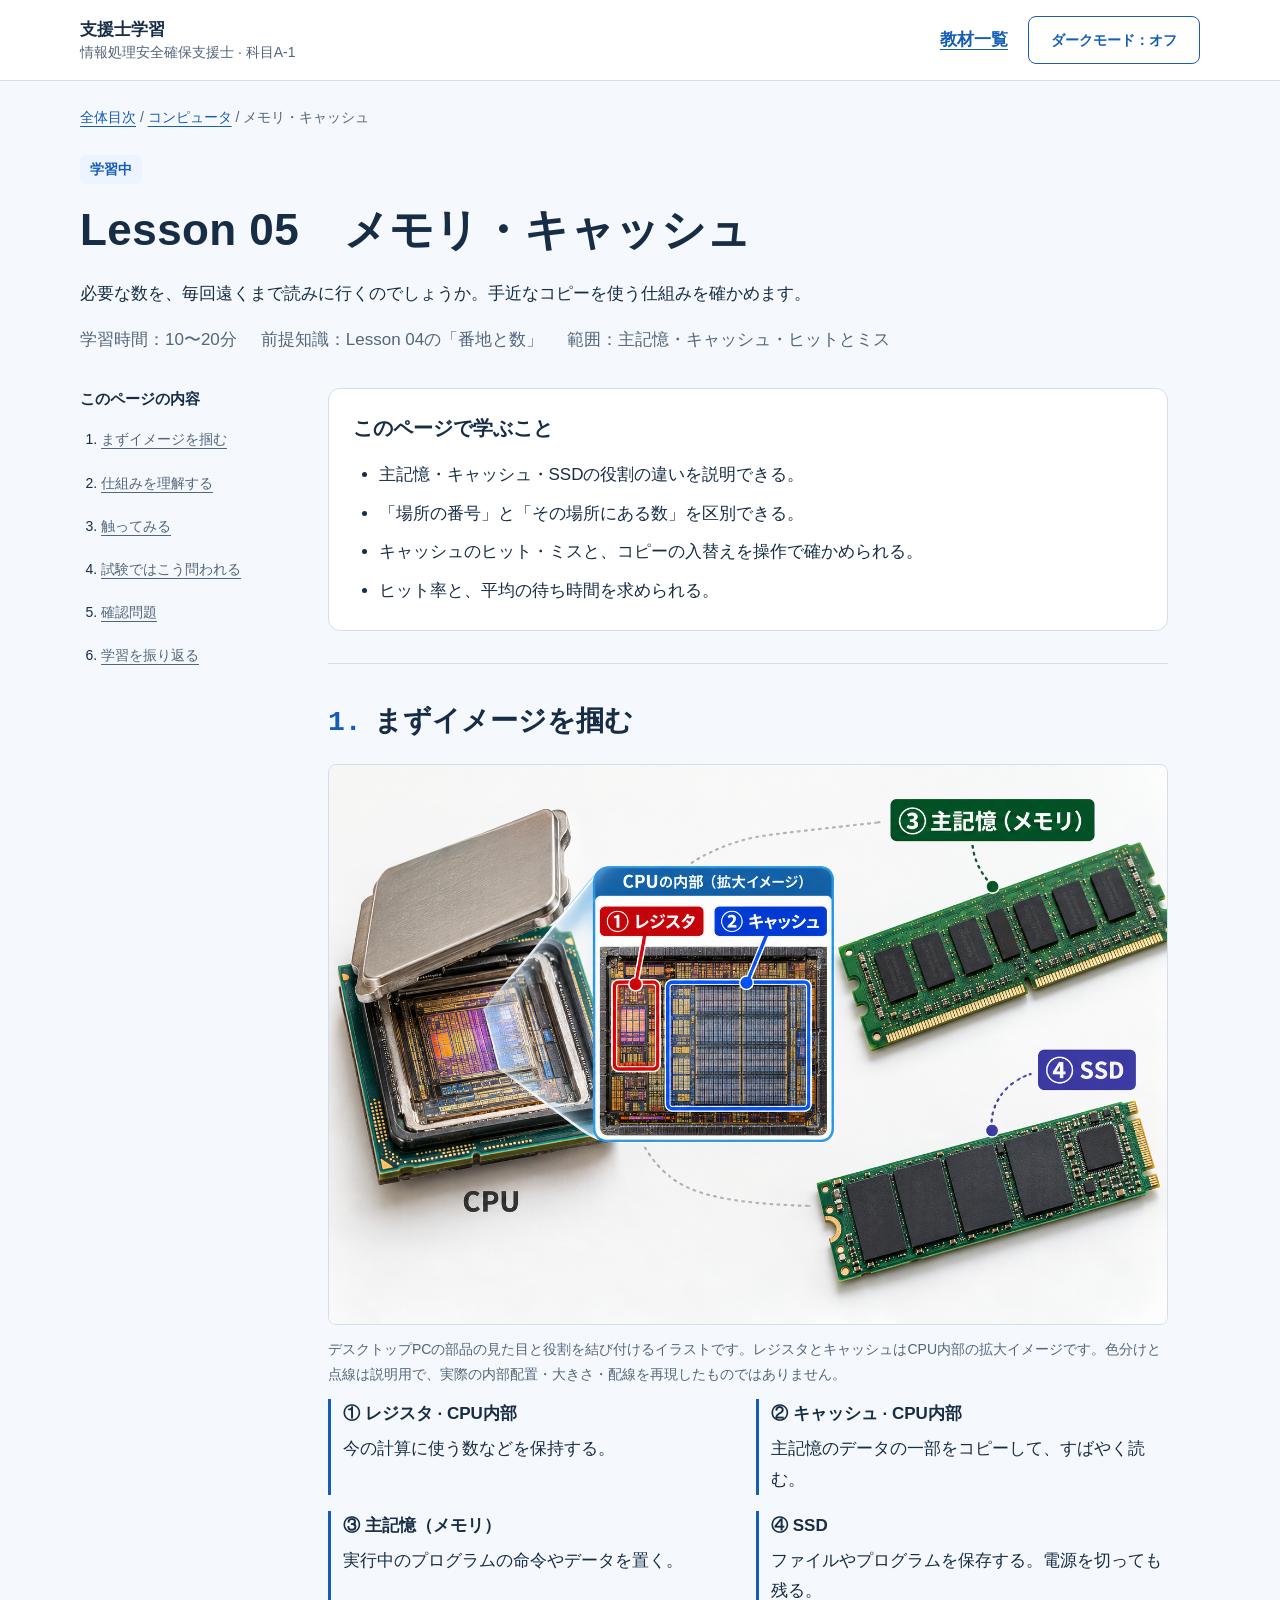
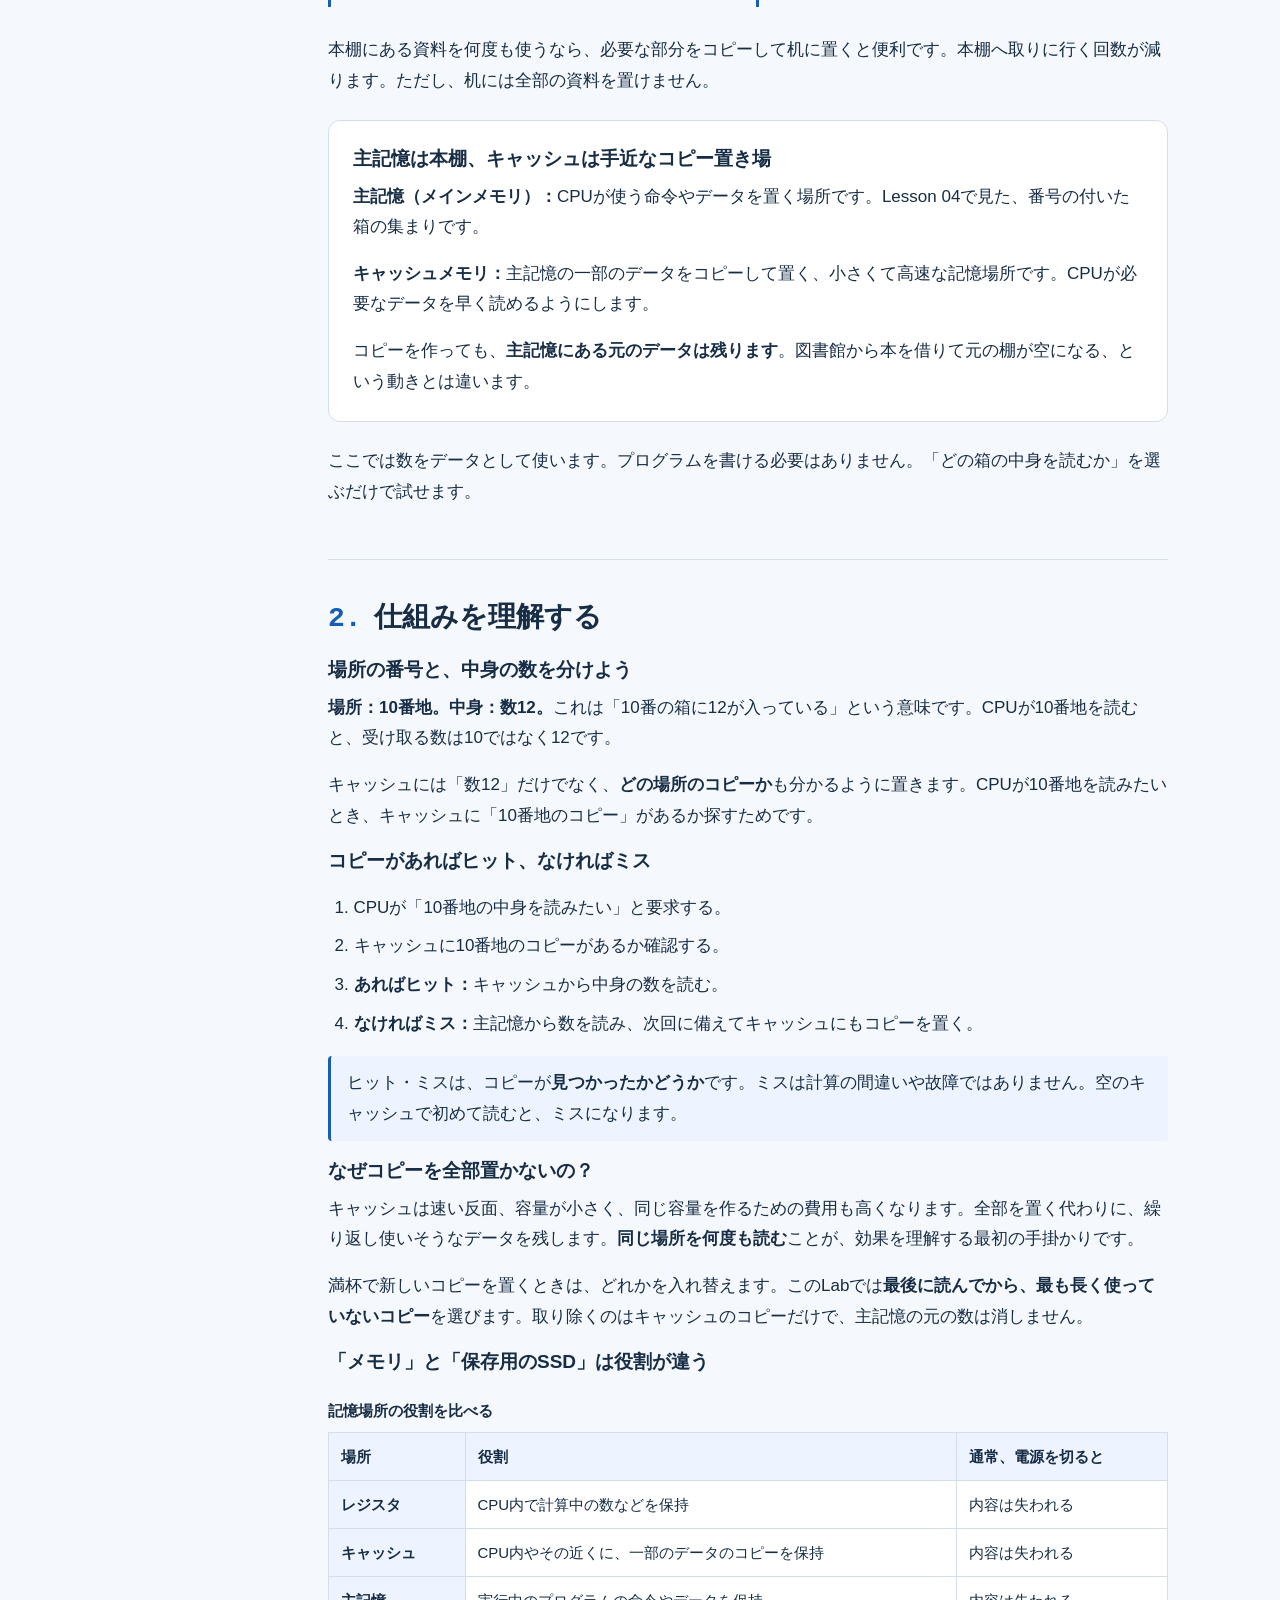
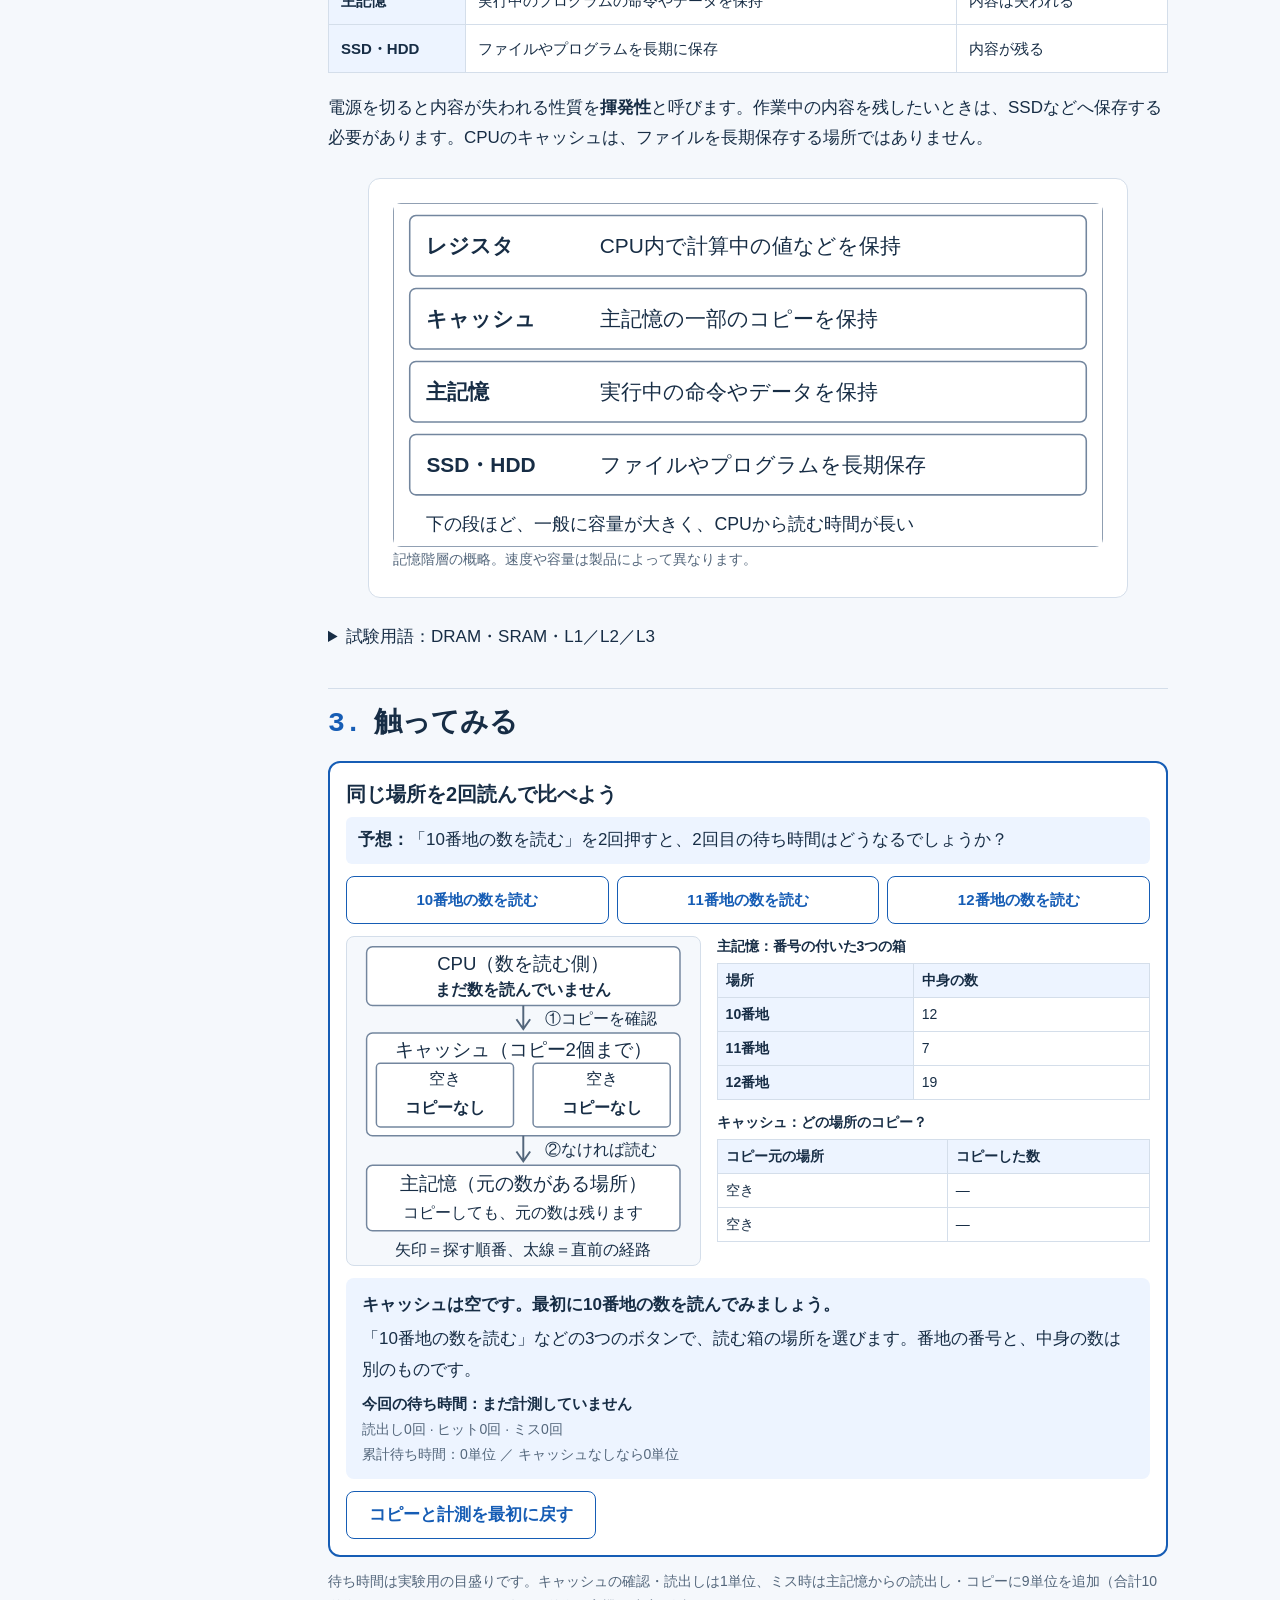
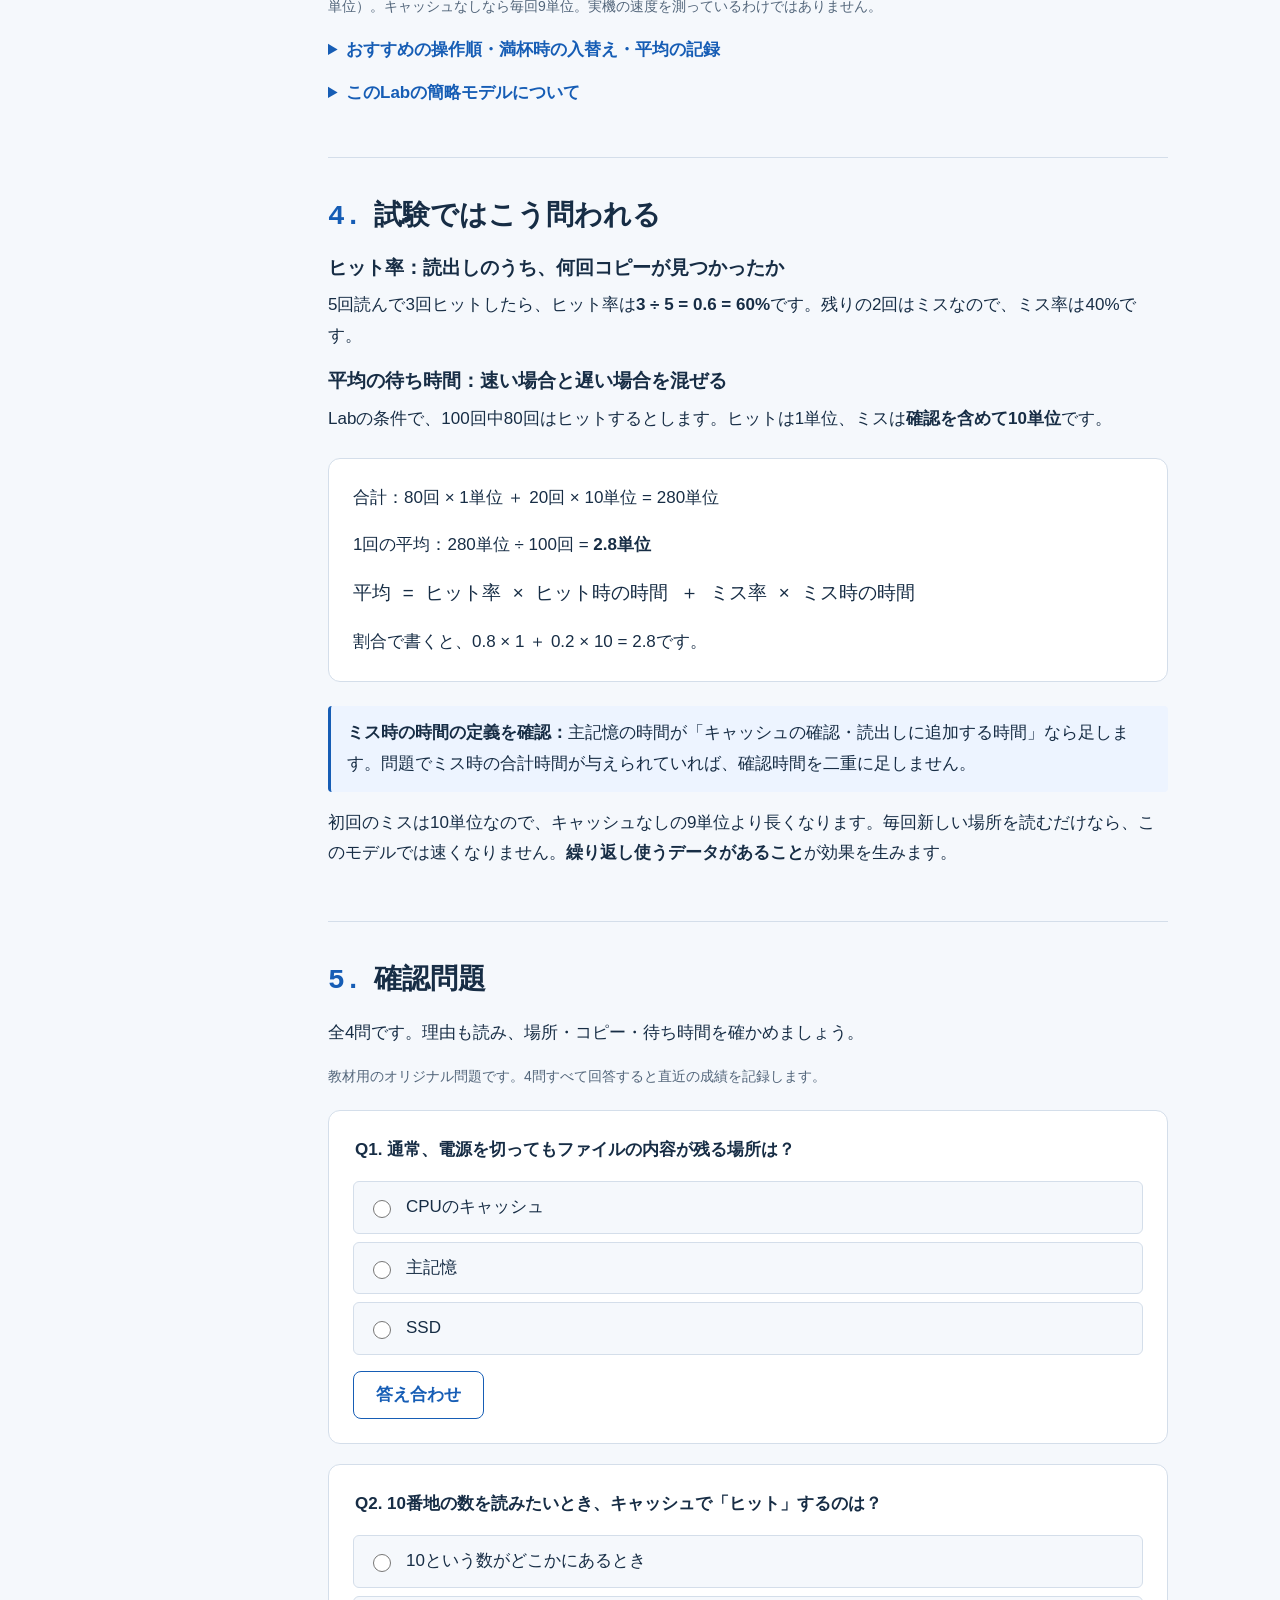
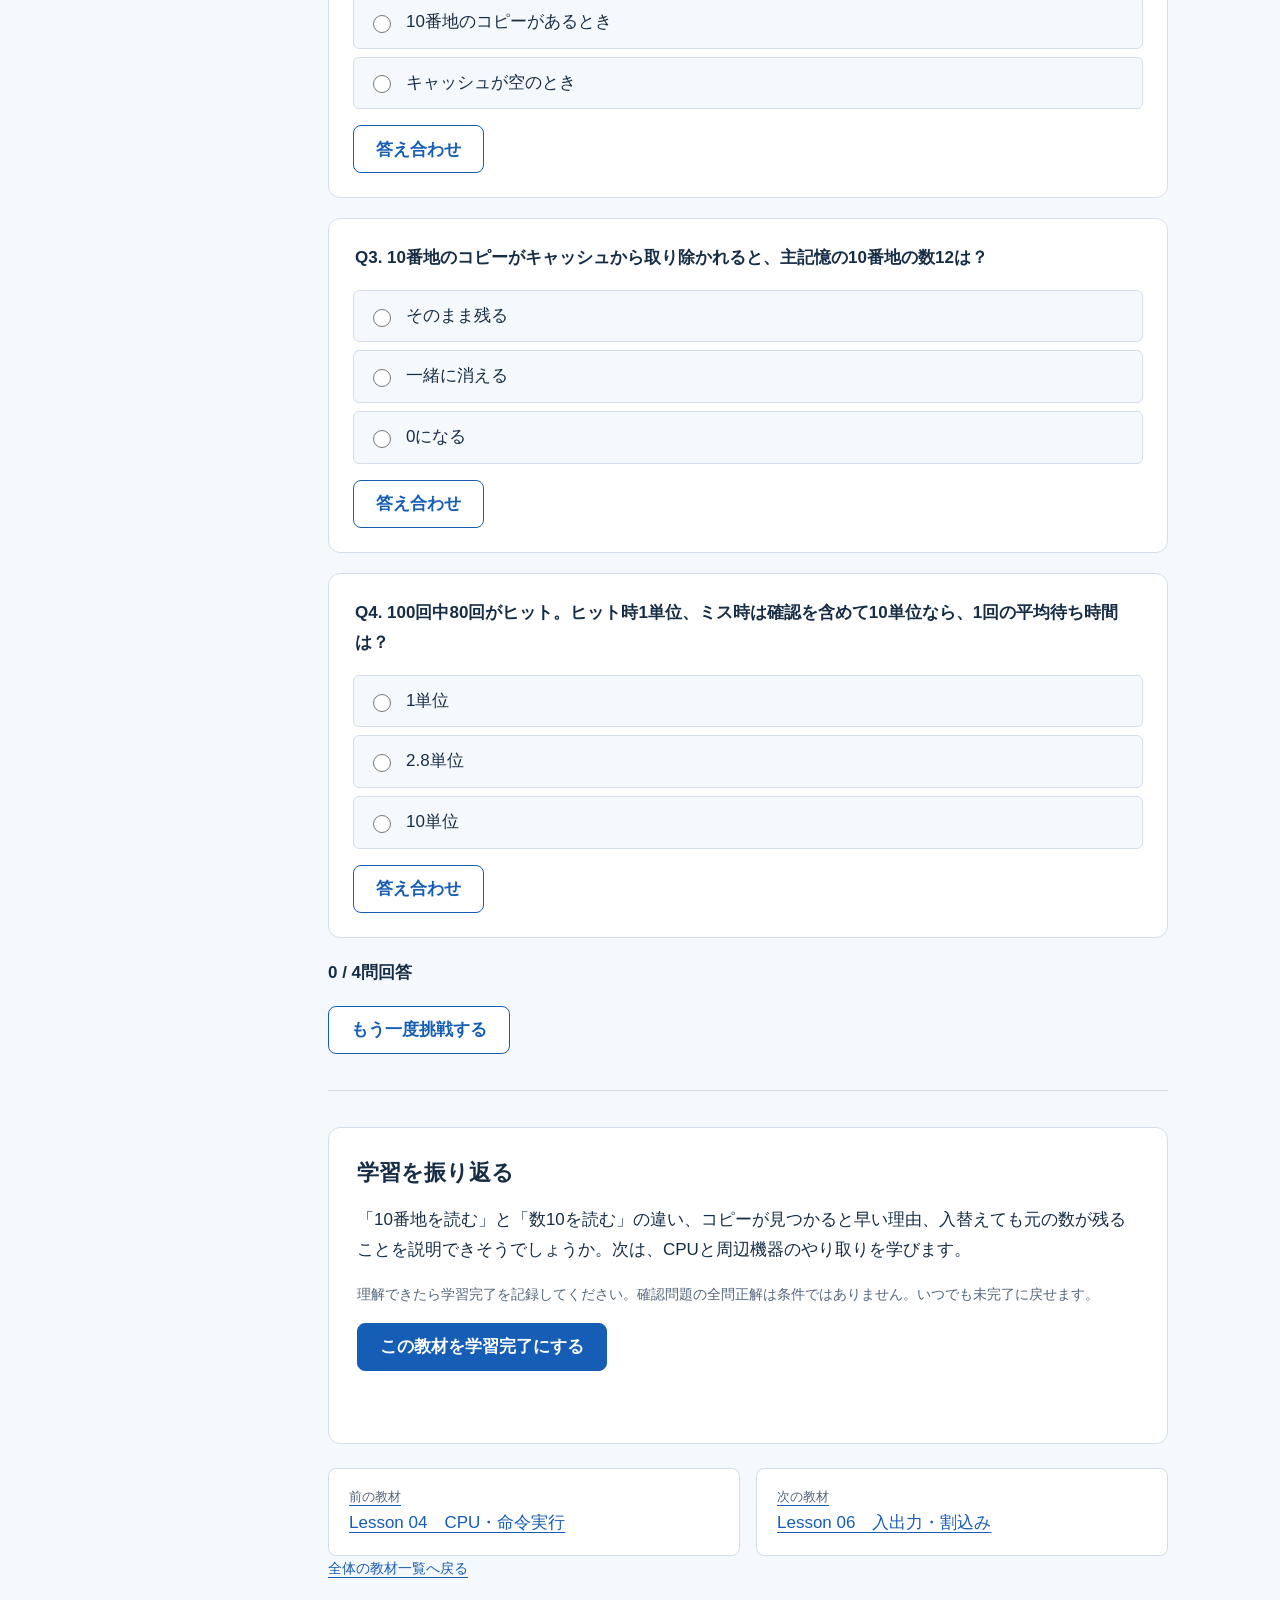
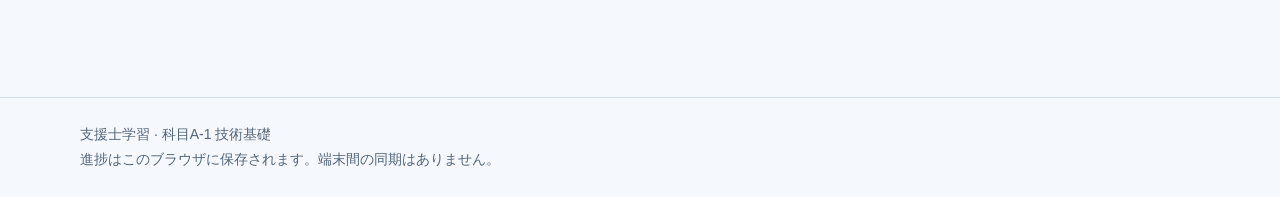
<file: lessons/05-memory-cache.html>
<!doctype html>
<html lang="ja">
<head>
  <meta charset="utf-8">
  <meta name="viewport" content="width=device-width, initial-scale=1">
  <meta name="description" content="主記憶とキャッシュの違いを、コピーの読出しを操作して学ぶ初学者向け教材。">
  <title>Lesson 05 メモリ・キャッシュ | 科目A-1 技術基礎</title>
  <script src="../js/theme.js"></script>
  <link rel="stylesheet" href="../css/common.css">
  <link rel="stylesheet" href="../css/lesson.css">
  <link rel="stylesheet" href="../css/lab.css">
  <link rel="stylesheet" href="../css/memory-cache.css">
  <script src="../js/curriculum.js" defer></script>
  <script src="../js/progress.js" defer></script>
  <script src="../js/common.js" defer></script>
  <script src="../js/quiz.js" defer></script>
  <script src="../js/labs/memory-cache.js" defer></script>
</head>
<body data-lesson-id="05">
  <a class="skip-link" href="#main">本文へ移動</a>
  <header class="site-header"><div class="container header-inner"><a class="brand" href="../index.html">支援士学習<span>情報処理安全確保支援士 · 科目A-1</span></a><div class="header-actions"><a class="header-link" href="../index.html#curriculum">教材一覧</a><button type="button" class="button secondary theme-toggle" data-theme-toggle aria-label="ダークモード" aria-pressed="false" hidden>ダークモード：オフ</button></div></div></header>
  <main id="main" class="container" tabindex="-1">
    <p class="notice storage-notice" data-storage-notice role="status" hidden></p>
    <p class="notice theme-notice" data-theme-notice role="status" hidden></p>
    <noscript><p class="notice">JavaScriptが無効です。本文と例は読めますが、Lab・答え合わせ・進捗保存にはJavaScriptを有効にしてください。</p></noscript>
    <nav class="breadcrumb" aria-label="パンくず"><a href="../index.html">全体目次</a> / <a href="../index.html#chapter-02">コンピュータ</a> / <span aria-current="page">メモリ・キャッシュ</span></nav>
    <header class="lesson-heading">
      <span class="status" data-lesson-status="05">未学習</span>
      <h1>Lesson 05　メモリ・キャッシュ</h1>
      <p>必要な数を、毎回遠くまで読みに行くのでしょうか。手近なコピーを使う仕組みを確かめます。</p>
      <div class="lesson-meta"><span>学習時間：10〜20分</span><span>前提知識：Lesson 04の「番地と数」</span><span>範囲：主記憶・キャッシュ・ヒットとミス</span></div>
    </header>
    <div class="lesson-layout">
      <nav class="lesson-toc" aria-label="ページ内目次">
        <h2>このページの内容</h2>
        <ol><li><a href="#image">まずイメージを掴む</a></li><li><a href="#mechanism">仕組みを理解する</a></li><li><a href="#lab">触ってみる</a></li><li><a href="#exam">試験ではこう問われる</a></li><li><a href="#quiz">確認問題</a></li><li><a href="#complete">学習を振り返る</a></li></ol>
      </nav>
      <article class="lesson-body" aria-label="メモリ・キャッシュの教材">
<section class="objectives" aria-labelledby="objectives-title">
<h2 id="objectives-title">このページで学ぶこと</h2><ul><li>主記憶・キャッシュ・SSDの役割の違いを説明できる。</li><li>「場所の番号」と「その場所にある数」を区別できる。</li><li>キャッシュのヒット・ミスと、コピーの入替えを操作で確かめられる。</li><li>ヒット率と、平均の待ち時間を求められる。</li></ul>
</section>
<section id="image" class="lesson-section" aria-labelledby="image-title">
<h2 id="image-title"><span class="section-number">1.</span>まずイメージを掴む</h2>
<figure class="hardware-overview">
<img class="hardware-illustration" src="../assets/images/hardware-memory-components.png" width="1536" height="1024" alt="CPUの実物に近い絵と、その内部にあるレジスタ・キャッシュの拡大イメージ。隣に、細長い基板の主記憶（メモリ）とM.2型SSDを示す。レジスタとキャッシュはCPU内、メモリとSSDは別の部品。">
<figcaption>
<p class="small muted">デスクトップPCの部品の見た目と役割を結び付けるイラストです。レジスタとキャッシュはCPU内部の拡大イメージです。色分けと点線は説明用で、実際の内部配置・大きさ・配線を再現したものではありません。</p>
<dl class="hardware-roles">
<div><dt>① レジスタ · CPU内部</dt><dd>今の計算に使う数などを保持する。</dd></div>
<div><dt>② キャッシュ · CPU内部</dt><dd>主記憶のデータの一部をコピーして、すばやく読む。</dd></div>
<div><dt>③ 主記憶（メモリ）</dt><dd>実行中のプログラムの命令やデータを置く。</dd></div>
<div><dt>④ SSD</dt><dd>ファイルやプログラムを保存する。電源を切っても残る。</dd></div>
</dl>
</figcaption>
</figure>
<p>本棚にある資料を何度も使うなら、必要な部分をコピーして机に置くと便利です。本棚へ取りに行く回数が減ります。ただし、机には全部の資料を置けません。</p>
<div class="example"><h3>主記憶は本棚、キャッシュは手近なコピー置き場</h3><p><strong>主記憶（メインメモリ）：</strong>CPUが使う命令やデータを置く場所です。Lesson 04で見た、番号の付いた箱の集まりです。</p><p><strong>キャッシュメモリ：</strong>主記憶の一部のデータをコピーして置く、小さくて高速な記憶場所です。CPUが必要なデータを早く読めるようにします。</p><p>コピーを作っても、<strong>主記憶にある元のデータは残ります</strong>。図書館から本を借りて元の棚が空になる、という動きとは違います。</p></div>
<p>ここでは数をデータとして使います。プログラムを書ける必要はありません。「どの箱の中身を読むか」を選ぶだけで試せます。</p>
</section>
<section id="mechanism" class="lesson-section" aria-labelledby="mechanism-title">
<h2 id="mechanism-title"><span class="section-number">2.</span>仕組みを理解する</h2>
<h3>場所の番号と、中身の数を分けよう</h3>
<p><strong>場所：10番地。中身：数12。</strong>これは「10番の箱に12が入っている」という意味です。CPUが10番地を読むと、受け取る数は10ではなく12です。</p>
<p>キャッシュには「数12」だけでなく、<strong>どの場所のコピーか</strong>も分かるように置きます。CPUが10番地を読みたいとき、キャッシュに「10番地のコピー」があるか探すためです。</p>
<h3>コピーがあればヒット、なければミス</h3>
<ol><li>CPUが「10番地の中身を読みたい」と要求する。</li><li>キャッシュに10番地のコピーがあるか確認する。</li><li><strong>あればヒット：</strong>キャッシュから中身の数を読む。</li><li><strong>なければミス：</strong>主記憶から数を読み、次回に備えてキャッシュにもコピーを置く。</li></ol>
<p class="notice">ヒット・ミスは、コピーが<strong>見つかったかどうか</strong>です。ミスは計算の間違いや故障ではありません。空のキャッシュで初めて読むと、ミスになります。</p>
<h3>なぜコピーを全部置かないの？</h3>
<p>キャッシュは速い反面、容量が小さく、同じ容量を作るための費用も高くなります。全部を置く代わりに、繰り返し使いそうなデータを残します。<strong>同じ場所を何度も読む</strong>ことが、効果を理解する最初の手掛かりです。</p>
<p>満杯で新しいコピーを置くときは、どれかを入れ替えます。このLabでは<strong>最後に読んでから、最も長く使っていないコピー</strong>を選びます。取り除くのはキャッシュのコピーだけで、主記憶の元の数は消しません。</p>
<h3>「メモリ」と「保存用のSSD」は役割が違う</h3>
<table class="reference-table"><caption>記憶場所の役割を比べる</caption><thead><tr><th scope="col">場所</th><th scope="col">役割</th><th scope="col">通常、電源を切ると</th></tr></thead><tbody><tr><th scope="row">レジスタ</th><td>CPU内で計算中の数などを保持</td><td>内容は失われる</td></tr><tr><th scope="row">キャッシュ</th><td>CPU内やその近くに、一部のデータのコピーを保持</td><td>内容は失われる</td></tr><tr><th scope="row">主記憶</th><td>実行中のプログラムの命令やデータを保持</td><td>内容は失われる</td></tr><tr><th scope="row">SSD・HDD</th><td>ファイルやプログラムを長期に保存</td><td>内容が残る</td></tr></tbody></table>
<p>電源を切ると内容が失われる性質を<strong>揮発性</strong>と呼びます。作業中の内容を残したいときは、SSDなどへ保存する必要があります。CPUのキャッシュは、ファイルを長期保存する場所ではありません。</p>
<figure class="example"><img class="reference-image" src="../assets/images/memory-hierarchy.svg" width="680" height="330" alt="レジスタはCPUの計算中の値、キャッシュは一部のコピー、主記憶は実行中の命令やデータ、SSDやHDDは長期保存。一般にこの順で容量は大きく、CPUが読む時間は長くなる。"><figcaption class="small muted">記憶階層の概略。速度や容量は製品によって異なります。</figcaption></figure>
<details><summary>試験用語：DRAM・SRAM・L1／L2／L3</summary><p>主記憶には一般に<strong>DRAM</strong>、CPUのキャッシュには一般に<strong>SRAM</strong>が使われます。どちらも揮発性です。</p><ul><li><strong>DRAM：</strong>内容を保つため、定期的にデータを維持する処理（リフレッシュ）が必要です。大容量の主記憶に向きます。</li><li><strong>SRAM：</strong>通電中はリフレッシュなしで保持できます。高速ですが、同じ容量なら高価になるため、少量のキャッシュに向きます。</li></ul><p>キャッシュを何段かに分ける場合、L1・L2・L3という名前を使います。一般にL1はCPUの処理部分に近く小さくて速く、L2・L3はより大きなコピー置き場です。このLabでは1段だけを扱います。</p></details>
</section>
<section id="lab" class="lesson-section" aria-labelledby="lab-title">
<h2 id="lab-title"><span class="section-number">3.</span>触ってみる</h2>
<noscript><p class="notice">JavaScriptを有効にするとLabを操作できます。空のキャッシュで10番地を初めて読むとミス、同じ場所をもう一度読むとヒットになる例は本文でも読めます。</p></noscript>
<div class="lab" data-cache-lab hidden>
<h3>同じ場所を2回読んで比べよう</h3>
<p class="prediction"><strong>予想：</strong>「10番地の数を読む」を2回押すと、2回目の待ち時間はどうなるでしょうか？</p>
<div class="cache-controls" role="group" aria-label="読む箱の場所を選ぶ"><button type="button" class="button secondary" data-cache-read="10">10番地の数を読む</button><button type="button" class="button secondary" data-cache-read="11">11番地の数を読む</button><button type="button" class="button secondary" data-cache-read="12">12番地の数を読む</button></div>
<div class="cache-layout"><svg class="cache-svg" viewBox="0 0 360 335" role="img" aria-labelledby="cache-svg-title cache-svg-desc">
<title id="cache-svg-title">CPU・キャッシュ・主記憶の読出し経路</title><desc id="cache-svg-desc" data-cache-desc>キャッシュは空です。まずコピーを確認し、なければ主記憶から数を読みます。</desc>
<rect class="cache-box" x="20" y="10" width="320" height="60" rx="6"/><text x="180" y="34" text-anchor="middle">CPU（数を読む側）</text><text class="cache-small cache-number" data-cache-cpu-number x="180" y="59" text-anchor="middle">まだ数を読んでいません</text>
<path class="cache-route" data-cache-route="cache" d="M180 70V94 M173 84L180 94L187 84"/><text class="cache-small" x="202" y="89">①コピーを確認</text>
<rect class="cache-box" x="20" y="98" width="320" height="105" rx="6"/><text x="180" y="121" text-anchor="middle">キャッシュ（コピー2個まで）</text>
<rect class="cache-box" x="30" y="129" width="140" height="65" rx="4"/><text class="cache-small" data-cache-slot="0" x="100" y="150" text-anchor="middle">空き</text><text class="cache-small cache-number" data-cache-slot-value="0" x="100" y="180" text-anchor="middle">コピーなし</text>
<rect class="cache-box" x="190" y="129" width="140" height="65" rx="4"/><text class="cache-small" data-cache-slot="1" x="260" y="150" text-anchor="middle">空き</text><text class="cache-small cache-number" data-cache-slot-value="1" x="260" y="180" text-anchor="middle">コピーなし</text>
<path class="cache-route" data-cache-route="memory" d="M180 203V229 M173 219L180 229L187 219"/><text class="cache-small" x="202" y="223">②なければ読む</text>
<rect class="cache-box" x="20" y="233" width="320" height="67" rx="6"/><text x="180" y="258" text-anchor="middle">主記憶（元の数がある場所）</text><text class="cache-small" x="180" y="287" text-anchor="middle">コピーしても、元の数は残ります</text>
<text class="cache-small" x="180" y="325" text-anchor="middle">矢印＝探す順番、太線＝直前の経路</text></svg><div><table class="reference-table cache-table"><caption>主記憶：番号の付いた3つの箱</caption><thead><tr><th scope="col">場所</th><th scope="col">中身の数</th></tr></thead><tbody><tr><th scope="row">10番地</th><td>12</td></tr><tr><th scope="row">11番地</th><td>7</td></tr><tr><th scope="row">12番地</th><td>19</td></tr></tbody></table>
<table class="reference-table cache-table"><caption>キャッシュ：どの場所のコピー？</caption><thead><tr><th scope="col">コピー元の場所</th><th scope="col">コピーした数</th></tr></thead><tbody><tr data-cache-table-slot="0"><td data-cache-place>空き</td><td data-cache-number>—</td></tr><tr data-cache-table-slot="1"><td data-cache-place>空き</td><td data-cache-number>—</td></tr></tbody></table></div></div>
<div class="lab-result cache-feedback"><p data-cache-result></p><p data-cache-reason></p><p data-cache-time></p><p class="cache-stat-line" data-cache-counts></p><p class="cache-stat-line" data-cache-total></p></div>
<p class="sr-only" data-cache-status role="status" aria-atomic="true"></p>
<button type="button" class="button secondary" data-cache-reset>コピーと計測を最初に戻す</button>
</div>
<p class="small muted">待ち時間は実験用の目盛りです。キャッシュの確認・読出しは1単位、ミス時は主記憶からの読出し・コピーに9単位を追加（合計10単位）。キャッシュなしなら毎回9単位。実機の速度を測っているわけではありません。</p>
<details class="cache-notes"><summary>おすすめの操作順・満杯時の入替え・平均の記録</summary><h3>まず、コピーを繰り返し使う</h3><p>最初に戻して、<strong>10番地 → 10番地 → 11番地 → 10番地 → 11番地</strong>の順に読みます。5回中3回はヒットし、合計は23単位です。キャッシュなしの45単位より少なくなります。</p><h3>次に、2個では置ききれないことを確かめる</h3><p>続けて<strong>12番地 → 10番地</strong>を読みます。12番地を読むと、最後に読んだのが古い10番地のコピーを入れ替えます。その後10番地はミスになります。主記憶の10番地には、数12が残っています。</p><p>この「最後に使ったのが最も古いコピーを入れ替える」方法を<strong>LRU</strong>と呼びます。実際のキャッシュの方式は機種によって異なります。</p><p data-cache-stats></p></details>
<details class="cache-notes"><summary>このLabの簡略モデルについて</summary><p>1つの番地の数を1個のコピーとして扱い、2個まで置きます。読出しだけで、主記憶の数は変えません。実際には複数の連続した番地をひとまとまり（キャッシュライン）で扱うことが一般的です。書込み時の更新方法、複数段のキャッシュ、CPU間の整合性はこの実験では扱いません。</p></details>
</section>
<section id="exam" class="lesson-section" aria-labelledby="exam-title">
<h2 id="exam-title"><span class="section-number">4.</span>試験ではこう問われる</h2>
<h3>ヒット率：読出しのうち、何回コピーが見つかったか</h3><p>5回読んで3回ヒットしたら、ヒット率は<strong>3 ÷ 5 = 0.6 = 60%</strong>です。残りの2回はミスなので、ミス率は40%です。</p>
<h3>平均の待ち時間：速い場合と遅い場合を混ぜる</h3><p>Labの条件で、100回中80回はヒットするとします。ヒットは1単位、ミスは<strong>確認を含めて10単位</strong>です。</p>
<div class="example"><p>合計：80回 × 1単位 ＋ 20回 × 10単位 = 280単位</p><p>1回の平均：280単位 ÷ 100回 = <strong>2.8単位</strong></p><p class="formula">平均 = ヒット率 × ヒット時の時間 ＋ ミス率 × ミス時の時間</p><p>割合で書くと、0.8 × 1 ＋ 0.2 × 10 = 2.8です。</p></div>
<p class="notice"><strong>ミス時の時間の定義を確認：</strong>主記憶の時間が「キャッシュの確認・読出しに追加する時間」なら足します。問題でミス時の合計時間が与えられていれば、確認時間を二重に足しません。</p>
<p>初回のミスは10単位なので、キャッシュなしの9単位より長くなります。毎回新しい場所を読むだけなら、このモデルでは速くなりません。<strong>繰り返し使うデータがあること</strong>が効果を生みます。</p>
</section>
<section id="quiz" class="lesson-section" aria-labelledby="quiz-title" data-quiz data-quiz-version="1">
<h2 id="quiz-title"><span class="section-number">5.</span>確認問題</h2><p>全4問です。理由も読み、場所・コピー・待ち時間を確かめましょう。</p><p class="small muted">教材用のオリジナル問題です。4問すべて回答すると直近の成績を記録します。</p><p class="small muted" data-quiz-saved></p>
<form class="quiz-question" novalidate data-answer="ssd" data-explanation="主記憶や通常のCPUキャッシュは揮発性です。SSDはファイルを長期保存する場所で、電源を切っても内容が残ります。"><fieldset><legend>Q1. 通常、電源を切ってもファイルの内容が残る場所は？</legend><div class="quiz-options"><label><input type="radio" name="answer" value="cache" aria-describedby="feedback-q1"><span>CPUのキャッシュ</span></label><label><input type="radio" name="answer" value="memory" aria-describedby="feedback-q1"><span>主記憶</span></label><label><input type="radio" name="answer" value="ssd" aria-describedby="feedback-q1"><span>SSD</span></label></div></fieldset><button type="submit" class="button secondary" hidden>答え合わせ</button><p id="feedback-q1" data-feedback class="quiz-feedback" role="status" hidden></p></form>
<form class="quiz-question" novalidate data-answer="copy" data-explanation="探すのは数10ではなく、10番地のコピーです。その箱の中身が12なら、CPUが読む数も12になります。"><fieldset><legend>Q2. 10番地の数を読みたいとき、キャッシュで「ヒット」するのは？</legend><div class="quiz-options"><label><input type="radio" name="answer" value="number" aria-describedby="feedback-q2"><span>10という数がどこかにあるとき</span></label><label><input type="radio" name="answer" value="copy" aria-describedby="feedback-q2"><span>10番地のコピーがあるとき</span></label><label><input type="radio" name="answer" value="empty" aria-describedby="feedback-q2"><span>キャッシュが空のとき</span></label></div></fieldset><button type="submit" class="button secondary" hidden>答え合わせ</button><p id="feedback-q2" data-feedback class="quiz-feedback" role="status" hidden></p></form>
<form class="quiz-question" novalidate data-answer="stays" data-explanation="取り除くのはキャッシュのコピーだけです。この読出しLabでは主記憶の元の数を変えません。"><fieldset><legend>Q3. 10番地のコピーがキャッシュから取り除かれると、主記憶の10番地の数12は？</legend><div class="quiz-options"><label><input type="radio" name="answer" value="stays" aria-describedby="feedback-q3"><span>そのまま残る</span></label><label><input type="radio" name="answer" value="gone" aria-describedby="feedback-q3"><span>一緒に消える</span></label><label><input type="radio" name="answer" value="zero" aria-describedby="feedback-q3"><span>0になる</span></label></div></fieldset><button type="submit" class="button secondary" hidden>答え合わせ</button><p id="feedback-q3" data-feedback class="quiz-feedback" role="status" hidden></p></form>
<form class="quiz-question" novalidate data-answer="2.8" data-explanation="80回×1＋20回×10＝280単位。100回で割ると2.8単位です。ミス時の10単位は確認を含むため、さらに1単位を足しません。"><fieldset><legend>Q4. 100回中80回がヒット。ヒット時1単位、ミス時は確認を含めて10単位なら、1回の平均待ち時間は？</legend><div class="quiz-options"><label><input type="radio" name="answer" value="1" aria-describedby="feedback-q4"><span>1単位</span></label><label><input type="radio" name="answer" value="2.8" aria-describedby="feedback-q4"><span>2.8単位</span></label><label><input type="radio" name="answer" value="10" aria-describedby="feedback-q4"><span>10単位</span></label></div></fieldset><button type="submit" class="button secondary" hidden>答え合わせ</button><p id="feedback-q4" data-feedback class="quiz-feedback" role="status" hidden></p></form>
<p class="quiz-summary" data-quiz-summary role="status">0 / 4問回答</p><button type="button" class="button secondary" data-quiz-reset hidden>もう一度挑戦する</button></section>
<section id="complete" class="lesson-section" aria-labelledby="complete-title"><div class="completion-panel"><h2 id="complete-title">学習を振り返る</h2><p>「10番地を読む」と「数10を読む」の違い、コピーが見つかると早い理由、入替えても元の数が残ることを説明できそうでしょうか。次は、CPUと周辺機器のやり取りを学びます。</p><p class="small muted">理解できたら学習完了を記録してください。確認問題の全問正解は条件ではありません。いつでも未完了に戻せます。</p><button type="button" class="button" data-complete hidden>この教材を学習完了にする</button><p class="completion-message" data-completion-message role="status"></p></div><nav class="lesson-nav" aria-label="教材の前後ナビゲーション"><a href="04-cpu.html"><span>前の教材</span>Lesson 04　CPU・命令実行</a><a href="06-io-interrupt.html"><span>次の教材</span>Lesson 06　入出力・割込み</a></nav><p class="small"><a href="../index.html#curriculum">全体の教材一覧へ戻る</a></p></section>
</article>
    </div>
  </main>
  <footer class="site-footer"><div class="container"><p>支援士学習 · 科目A-1 技術基礎</p><p>進捗はこのブラウザに保存されます。端末間の同期はありません。</p></div></footer>
</body>
</html>
</file>
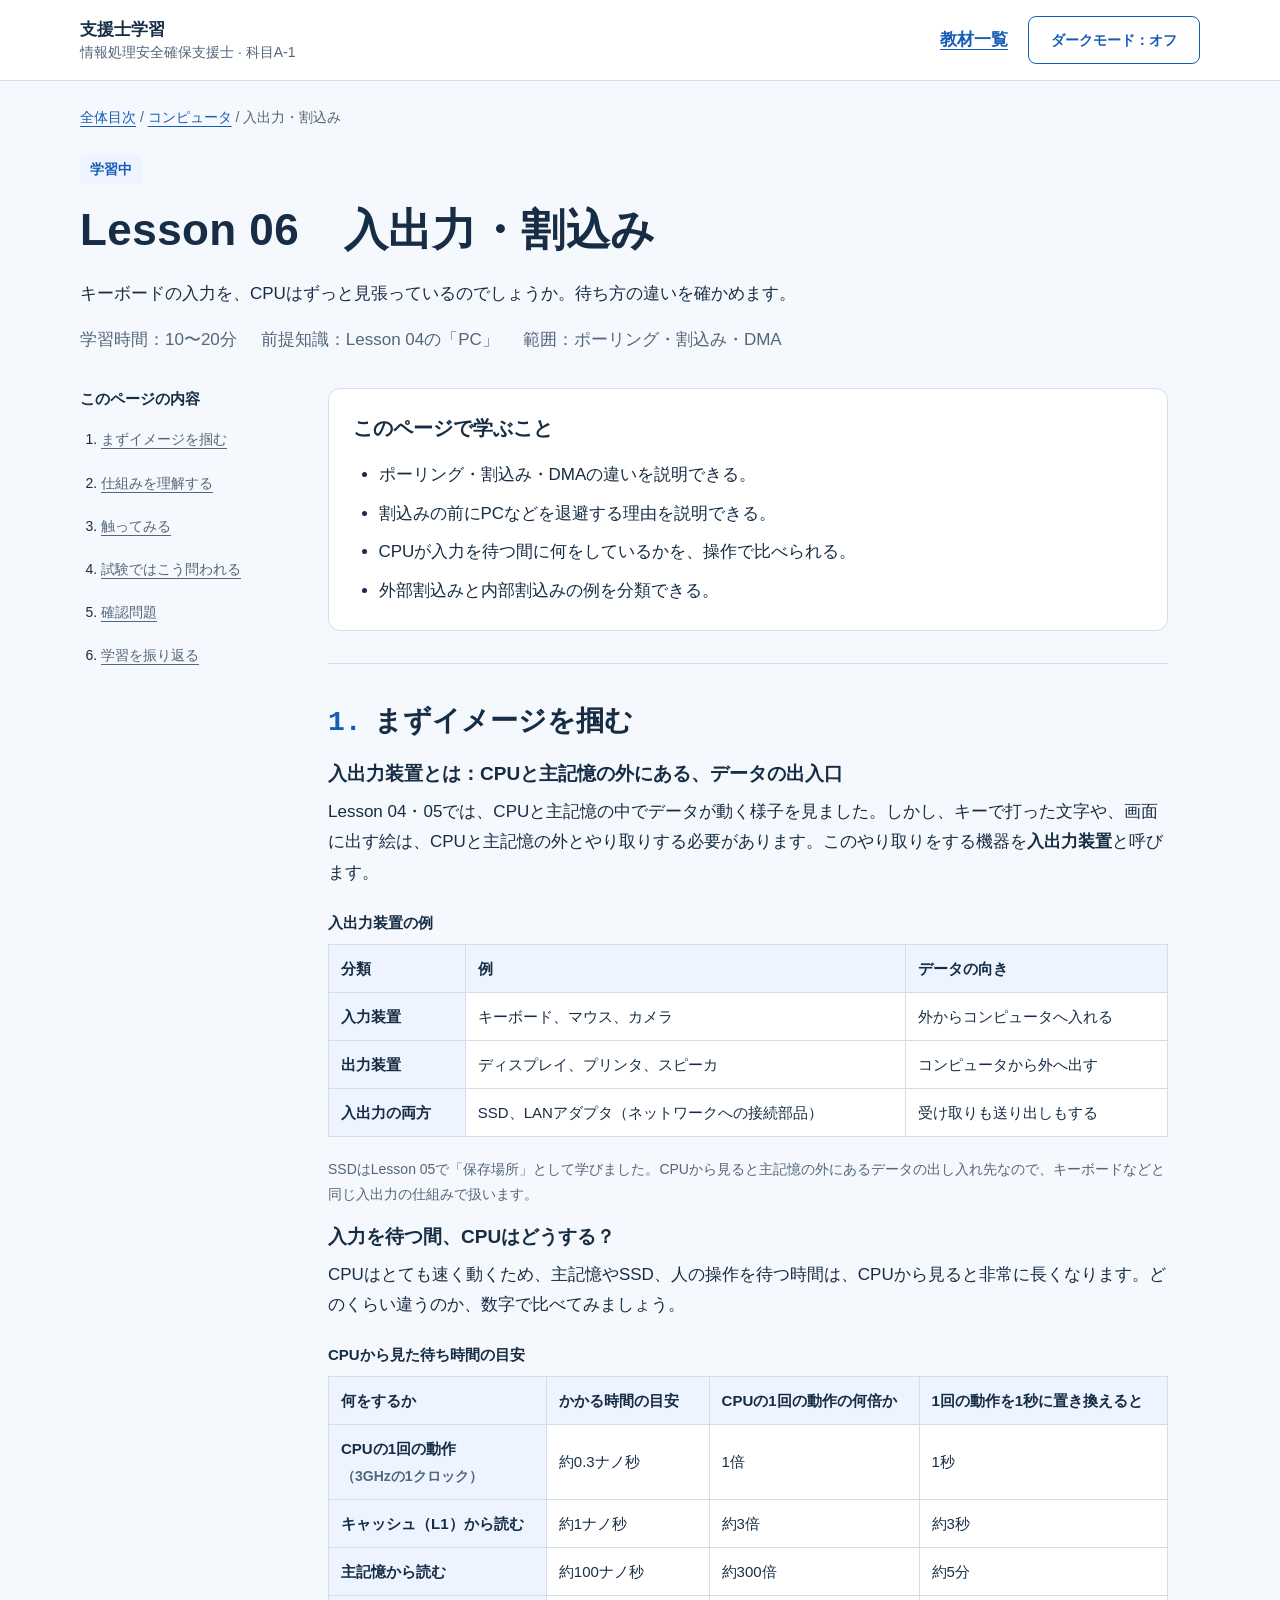
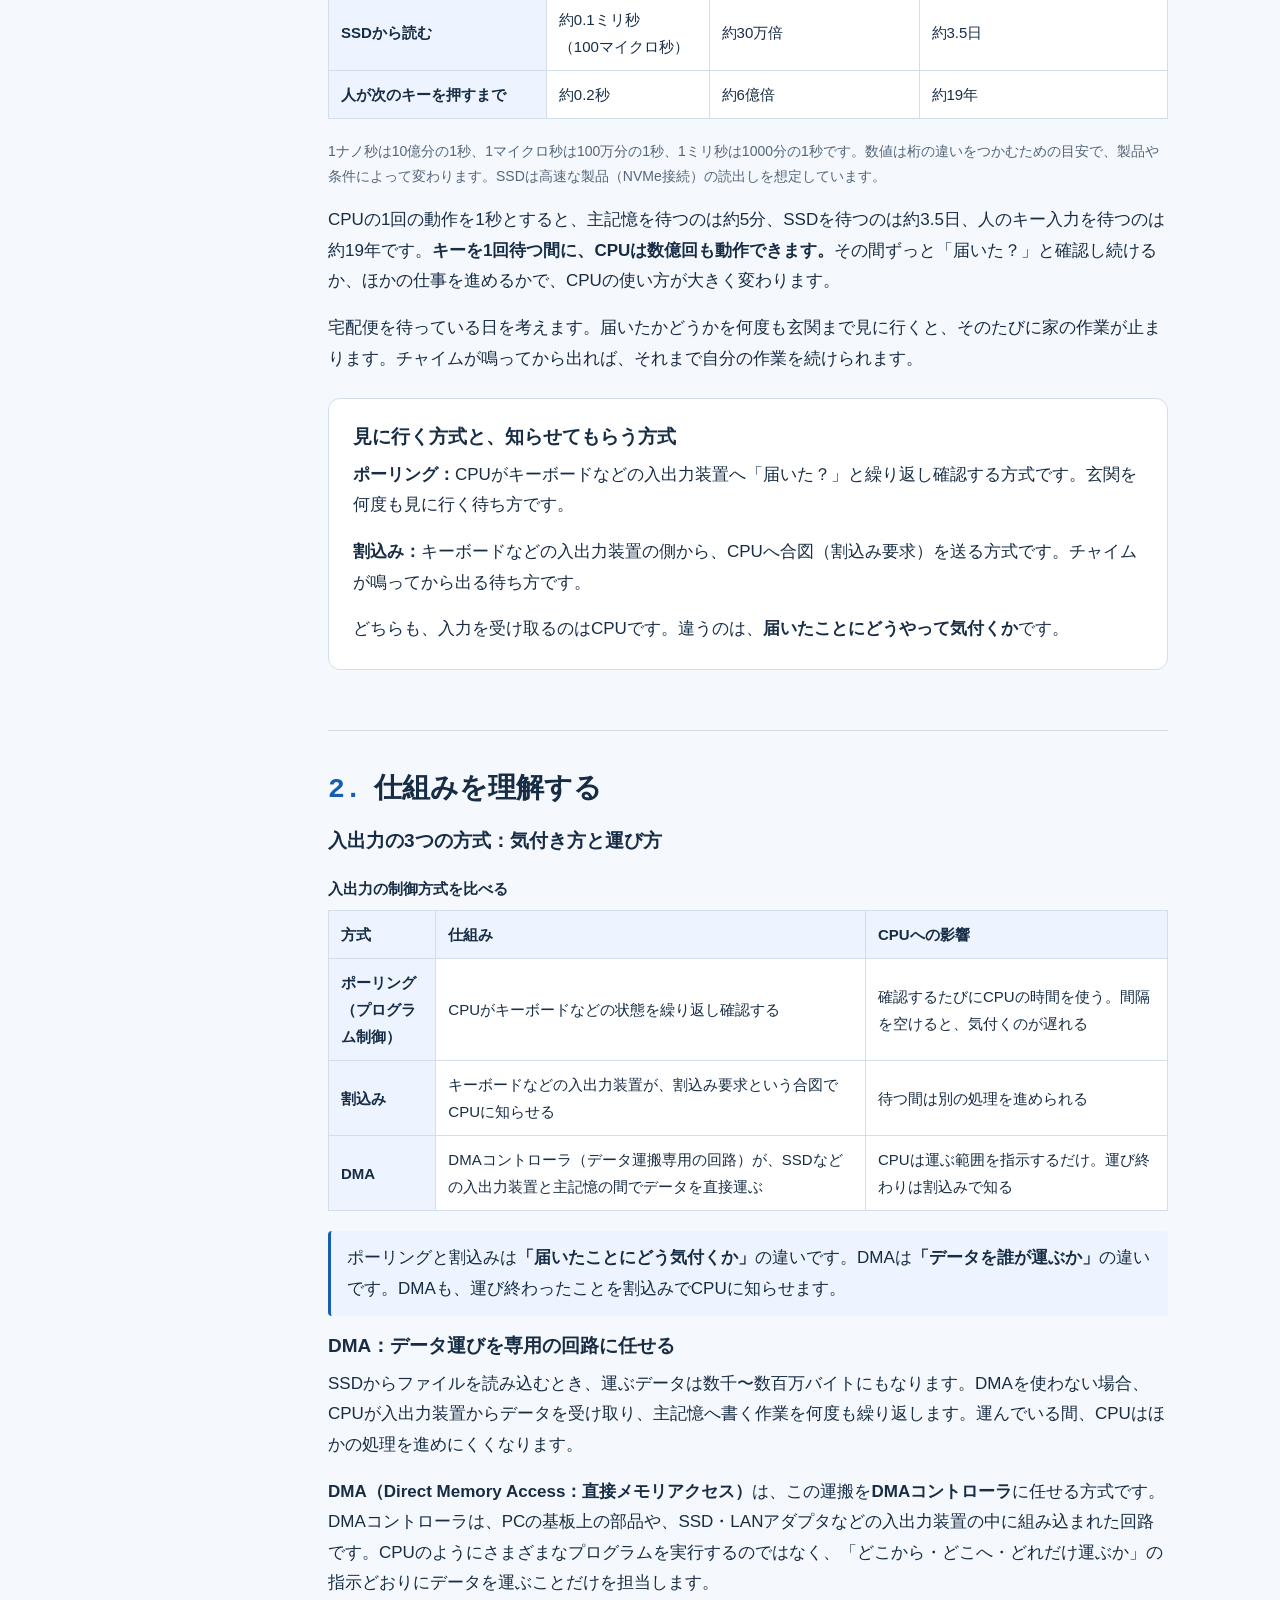
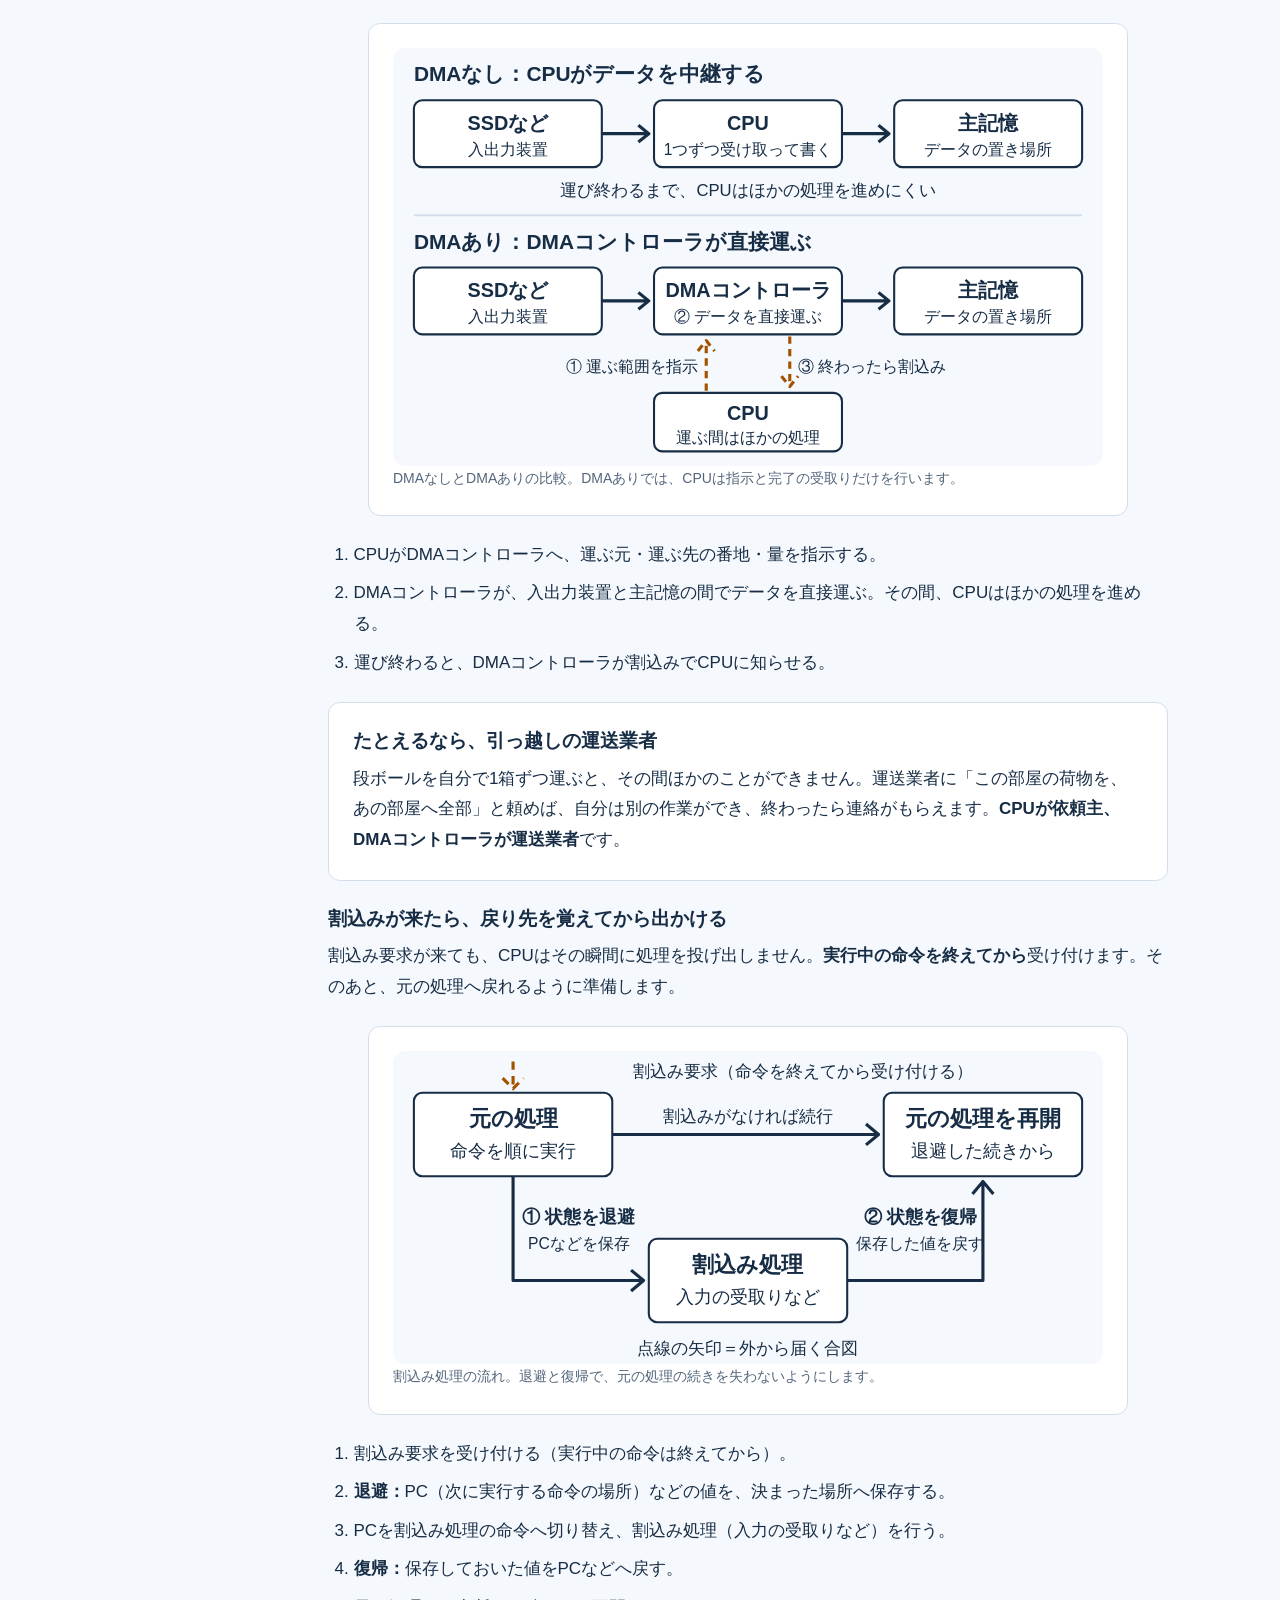
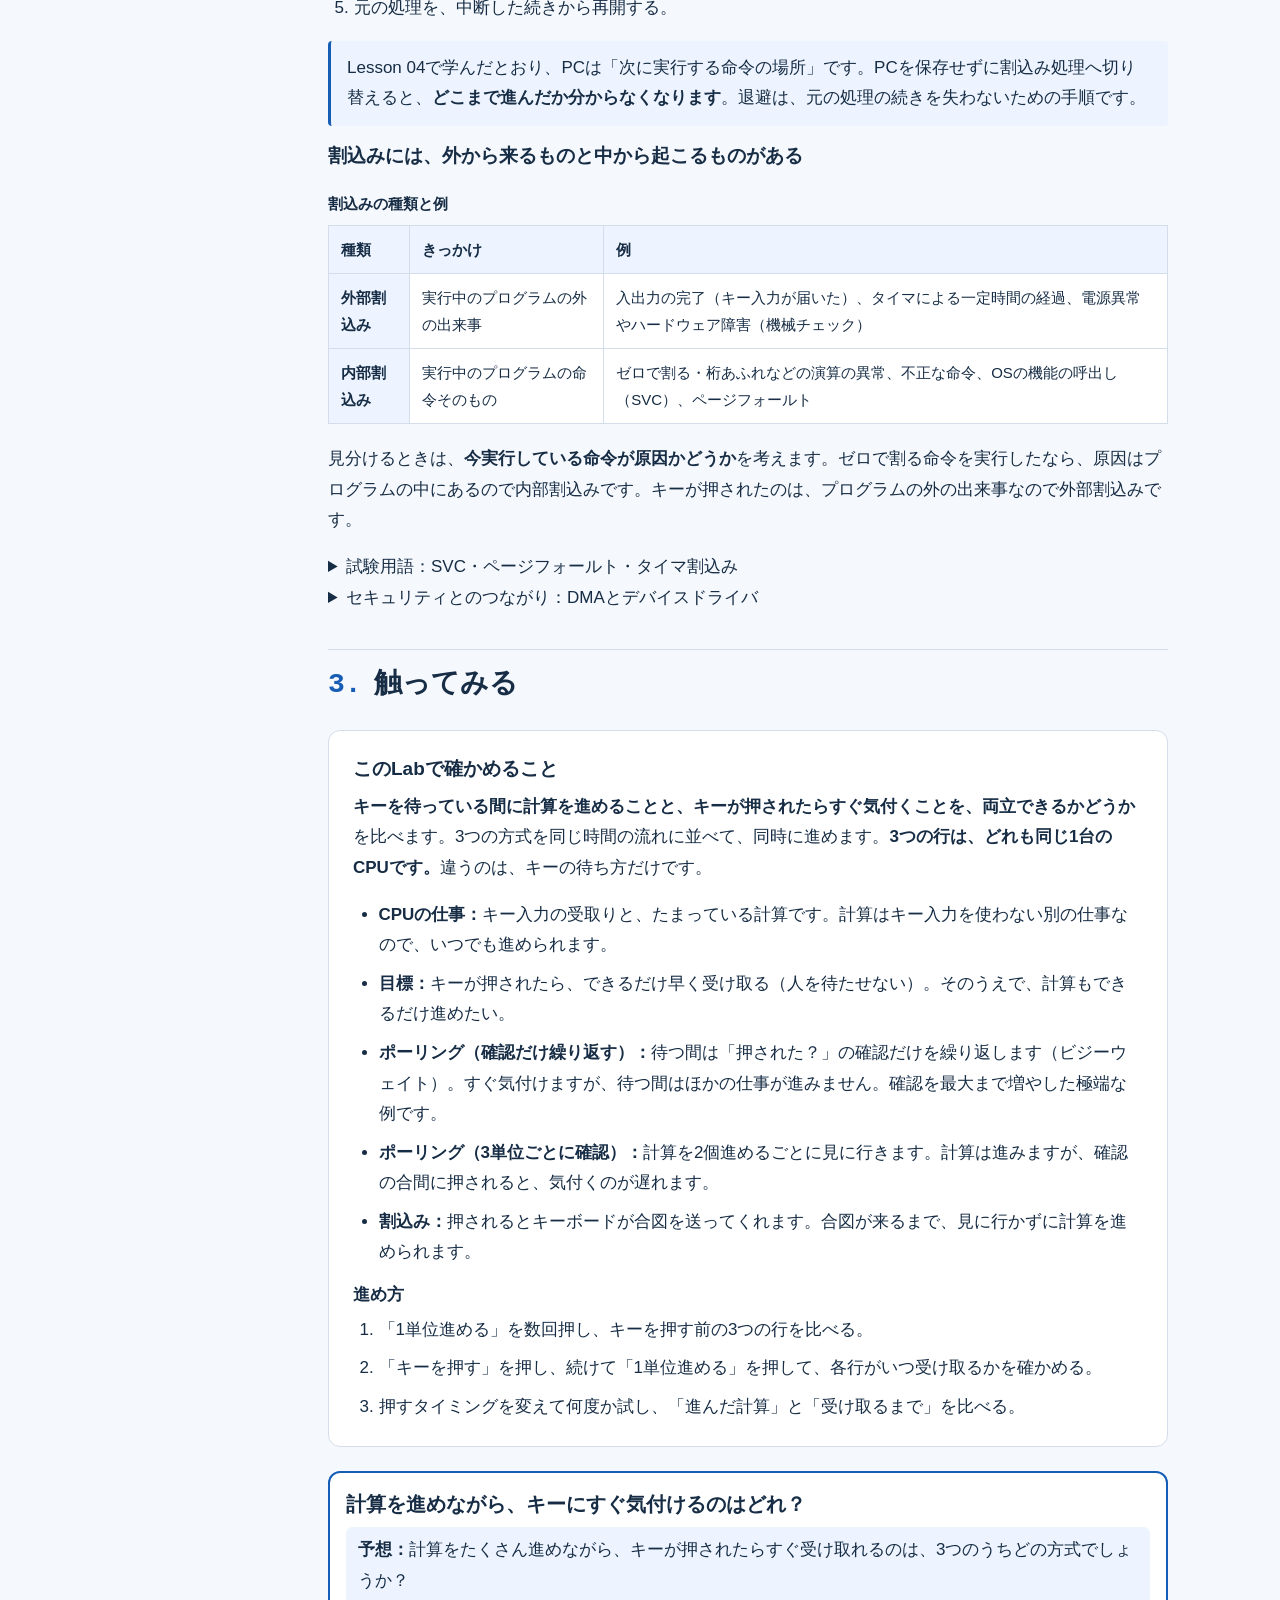
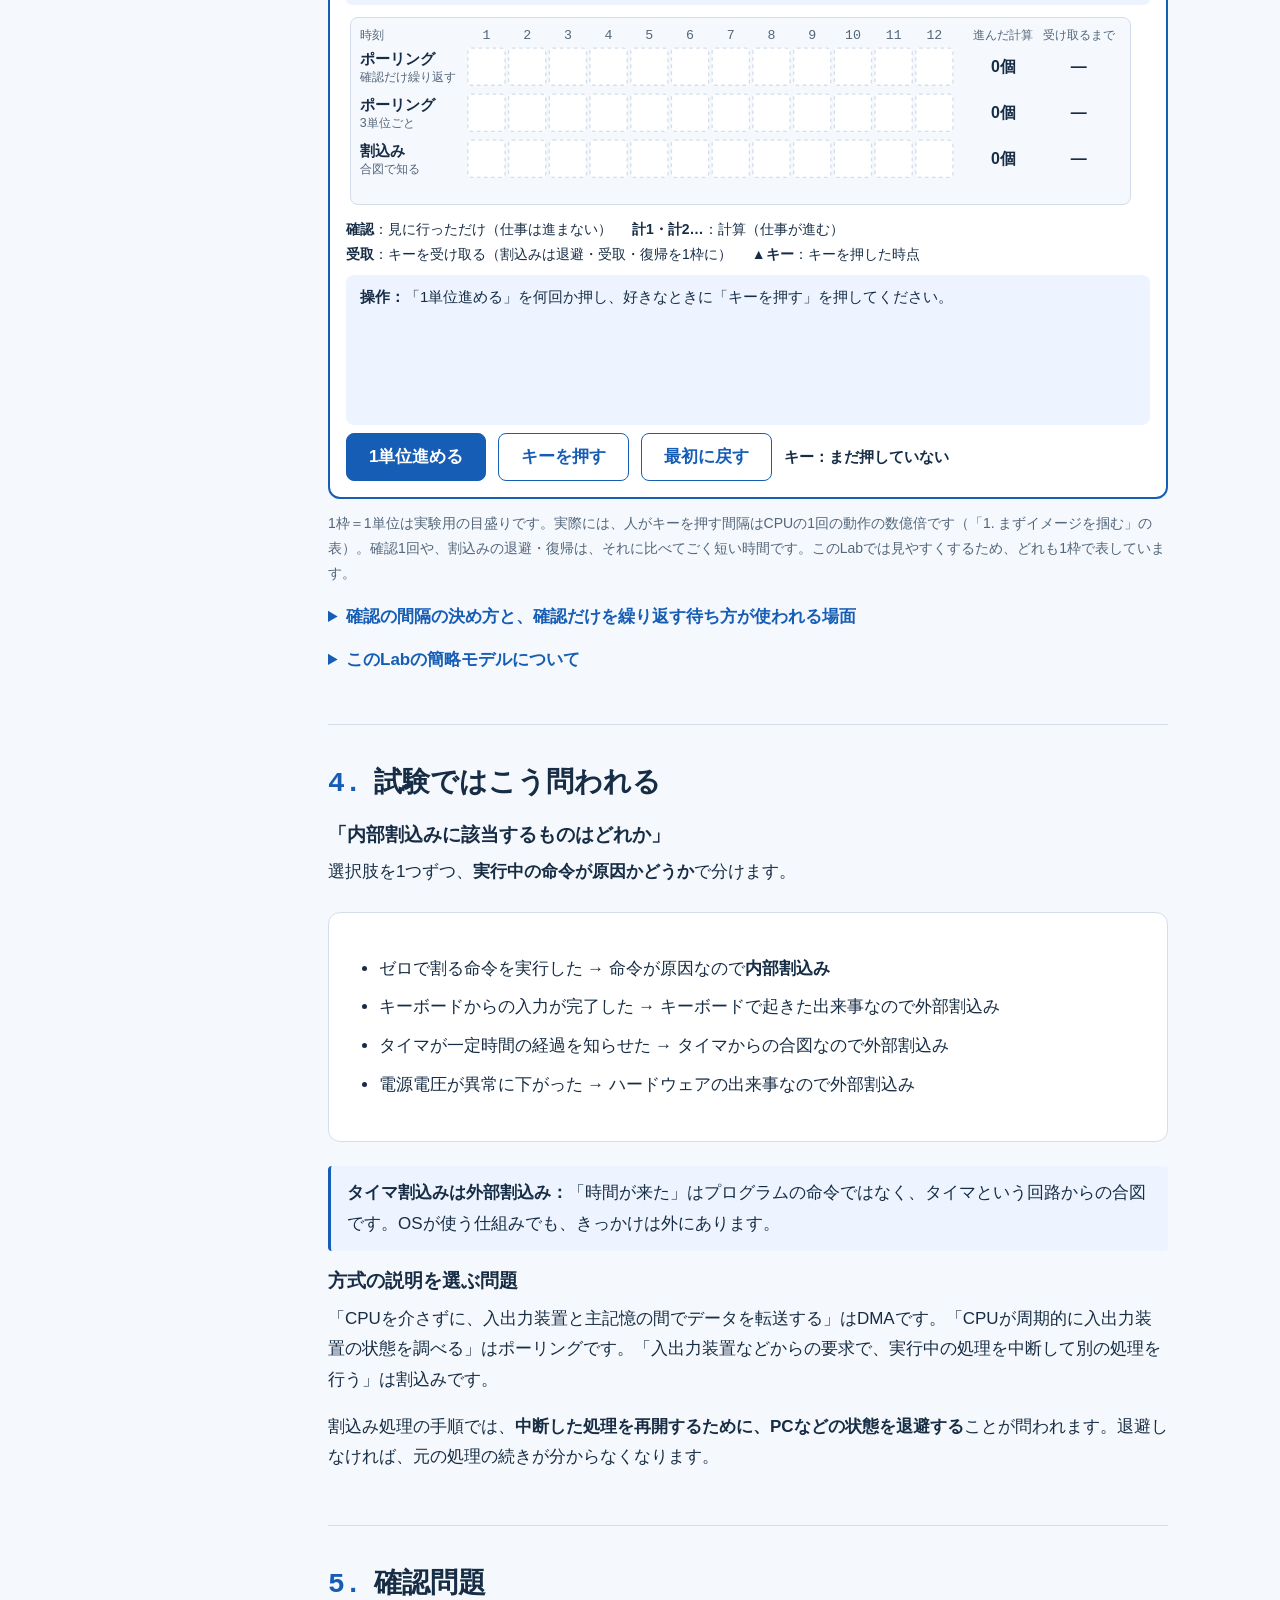
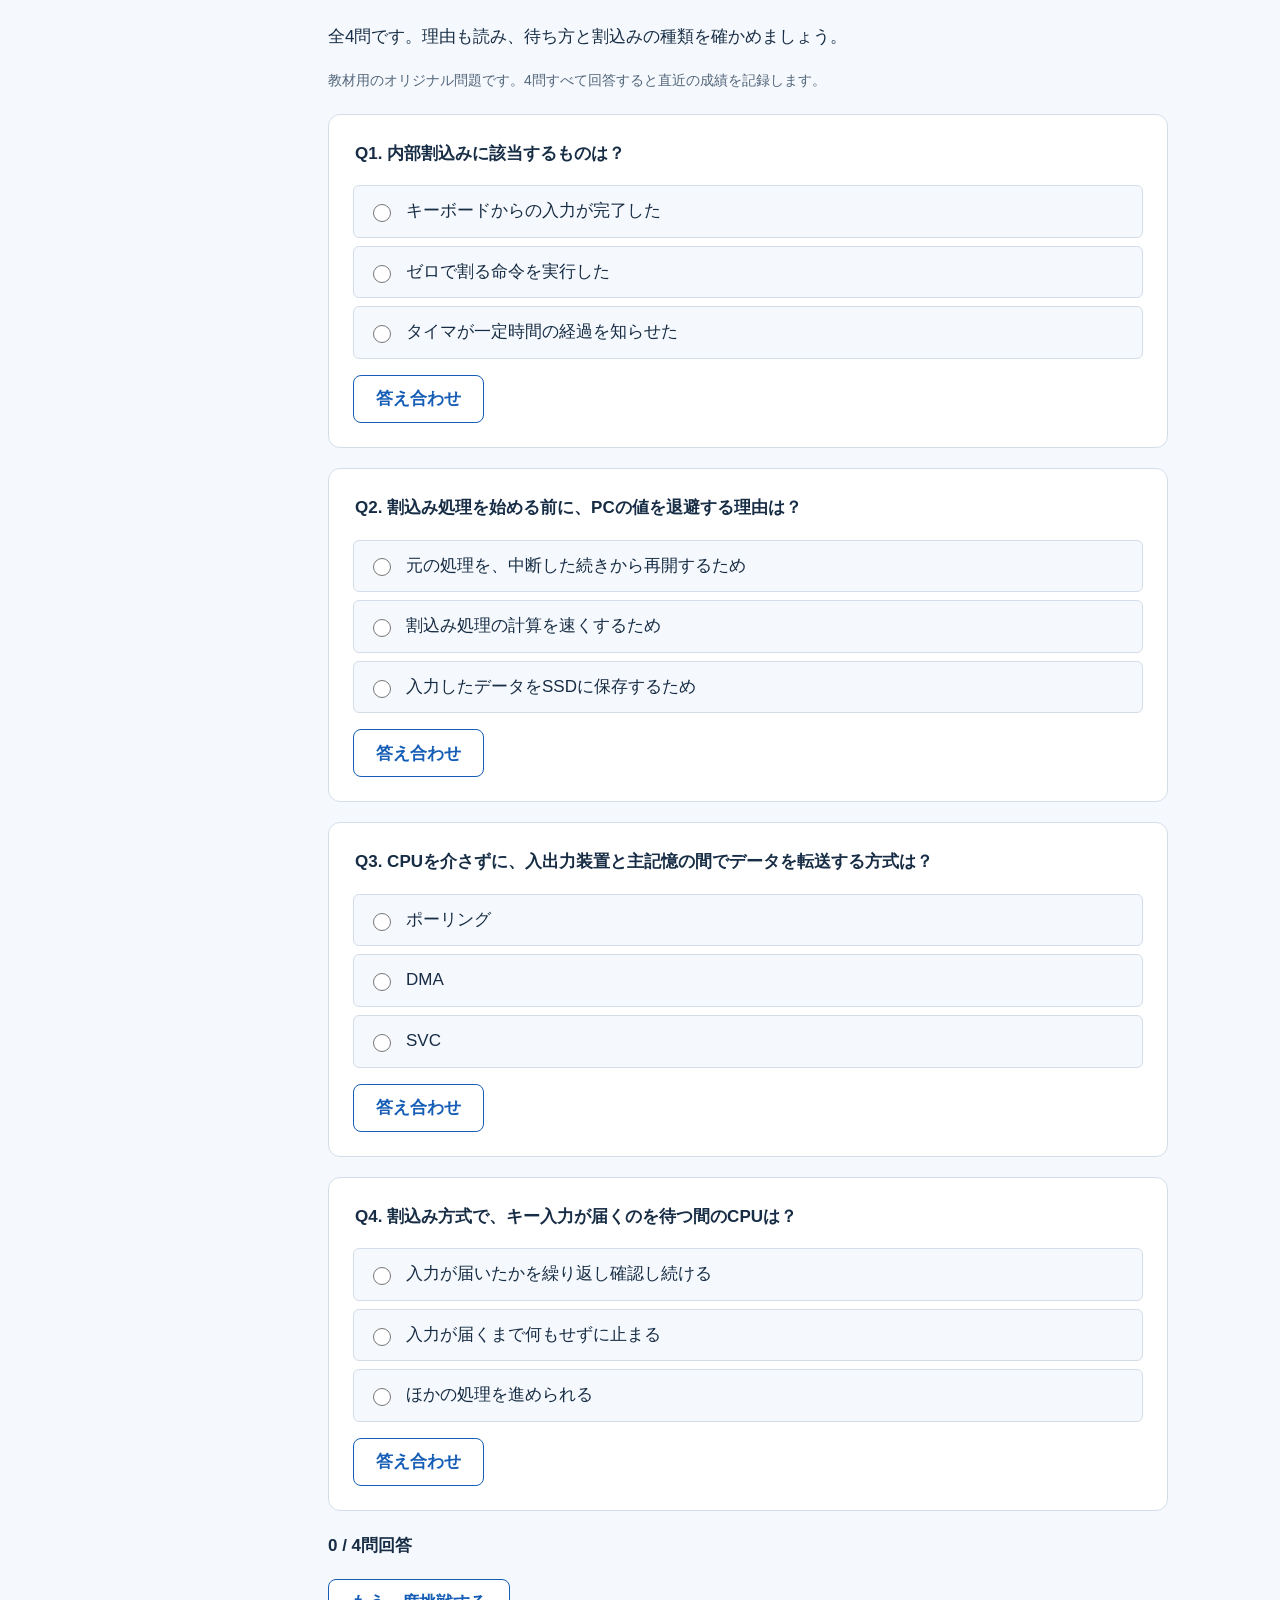
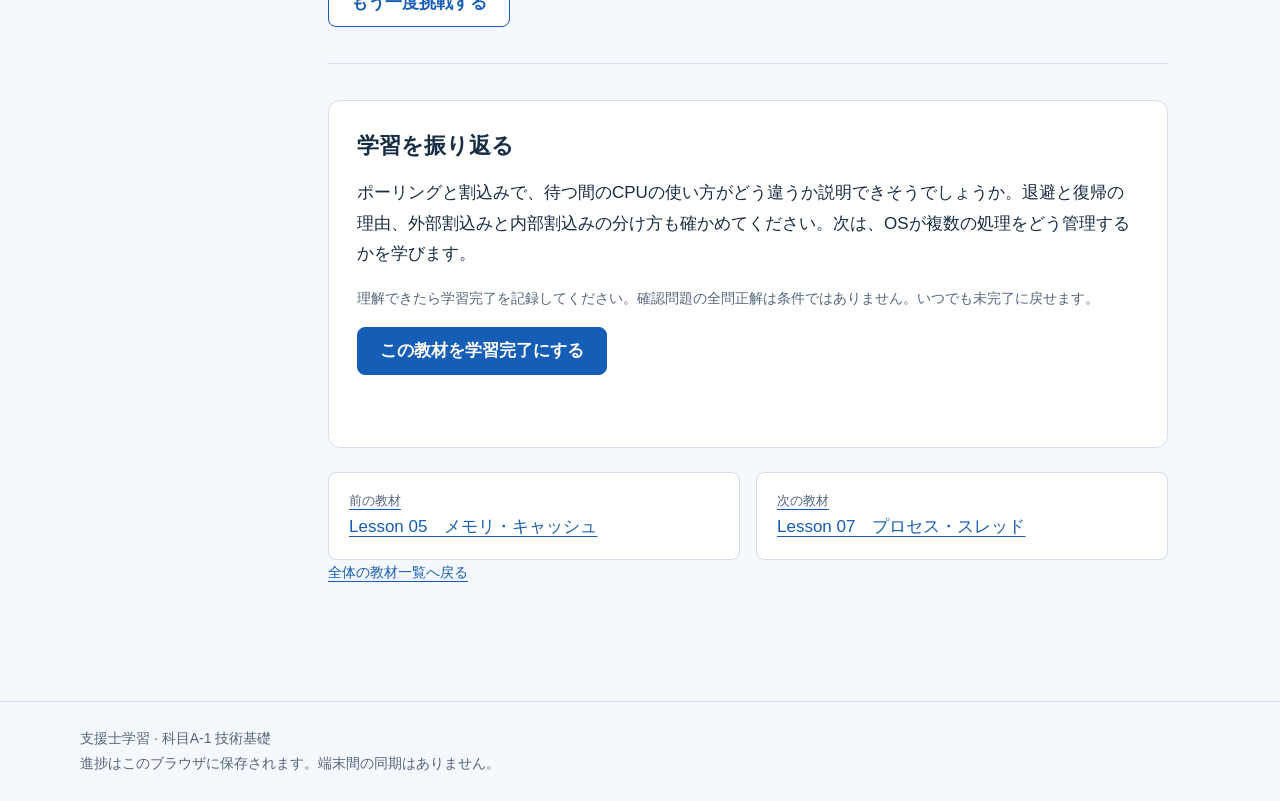
<file: lessons/06-io-interrupt.html>
<!doctype html>
<html lang="ja">
<head>
  <meta charset="utf-8">
  <meta name="viewport" content="width=device-width, initial-scale=1">
  <meta name="description" content="ポーリングと割込みの違いを、CPUの作業を1単位ずつ進めて学ぶ初学者向け教材。">
  <title>Lesson 06 入出力・割込み | 科目A-1 技術基礎</title>
  <script src="../js/theme.js"></script>
  <link rel="stylesheet" href="../css/common.css">
  <link rel="stylesheet" href="../css/lesson.css">
  <link rel="stylesheet" href="../css/lab.css">
  <link rel="stylesheet" href="../css/interrupt.css">
  <script src="../js/curriculum.js" defer></script>
  <script src="../js/progress.js" defer></script>
  <script src="../js/common.js" defer></script>
  <script src="../js/quiz.js" defer></script>
  <script src="../js/labs/interrupt.js" defer></script>
</head>
<body data-lesson-id="06">
  <a class="skip-link" href="#main">本文へ移動</a>
  <header class="site-header"><div class="container header-inner"><a class="brand" href="../index.html">支援士学習<span>情報処理安全確保支援士 · 科目A-1</span></a><div class="header-actions"><a class="header-link" href="../index.html#curriculum">教材一覧</a><button type="button" class="button secondary theme-toggle" data-theme-toggle aria-label="ダークモード" aria-pressed="false" hidden>ダークモード：オフ</button></div></div></header>
  <main id="main" class="container" tabindex="-1">
    <p class="notice storage-notice" data-storage-notice role="status" hidden></p>
    <p class="notice theme-notice" data-theme-notice role="status" hidden></p>
    <noscript><p class="notice">JavaScriptが無効です。本文と例は読めますが、Lab・答え合わせ・進捗保存にはJavaScriptを有効にしてください。</p></noscript>
    <nav class="breadcrumb" aria-label="パンくず"><a href="../index.html">全体目次</a> / <a href="../index.html#chapter-02">コンピュータ</a> / <span aria-current="page">入出力・割込み</span></nav>
    <header class="lesson-heading">
      <span class="status" data-lesson-status="06">未学習</span>
      <h1>Lesson 06　入出力・割込み</h1>
      <p>キーボードの入力を、CPUはずっと見張っているのでしょうか。待ち方の違いを確かめます。</p>
      <div class="lesson-meta"><span>学習時間：10〜20分</span><span>前提知識：Lesson 04の「PC」</span><span>範囲：ポーリング・割込み・DMA</span></div>
    </header>
    <div class="lesson-layout">
      <nav class="lesson-toc" aria-label="ページ内目次">
        <h2>このページの内容</h2>
        <ol><li><a href="#image">まずイメージを掴む</a></li><li><a href="#mechanism">仕組みを理解する</a></li><li><a href="#lab">触ってみる</a></li><li><a href="#exam">試験ではこう問われる</a></li><li><a href="#quiz">確認問題</a></li><li><a href="#complete">学習を振り返る</a></li></ol>
      </nav>
      <article class="lesson-body" aria-label="入出力・割込みの教材">
<section class="objectives" aria-labelledby="objectives-title">
<h2 id="objectives-title">このページで学ぶこと</h2><ul><li>ポーリング・割込み・DMAの違いを説明できる。</li><li>割込みの前にPCなどを退避する理由を説明できる。</li><li>CPUが入力を待つ間に何をしているかを、操作で比べられる。</li><li>外部割込みと内部割込みの例を分類できる。</li></ul>
</section>
<section id="image" class="lesson-section" aria-labelledby="image-title">
<h2 id="image-title"><span class="section-number">1.</span>まずイメージを掴む</h2>
<h3>入出力装置とは：CPUと主記憶の外にある、データの出入口</h3>
<p>Lesson 04・05では、CPUと主記憶の中でデータが動く様子を見ました。しかし、キーで打った文字や、画面に出す絵は、CPUと主記憶の外とやり取りする必要があります。このやり取りをする機器を<strong>入出力装置</strong>と呼びます。</p>
<table class="reference-table"><caption>入出力装置の例</caption><thead><tr><th scope="col">分類</th><th scope="col">例</th><th scope="col">データの向き</th></tr></thead><tbody><tr><th scope="row">入力装置</th><td>キーボード、マウス、カメラ</td><td>外からコンピュータへ入れる</td></tr><tr><th scope="row">出力装置</th><td>ディスプレイ、プリンタ、スピーカ</td><td>コンピュータから外へ出す</td></tr><tr><th scope="row">入出力の両方</th><td>SSD、LANアダプタ（ネットワークへの接続部品）</td><td>受け取りも送り出しもする</td></tr></tbody></table>
<p class="small muted">SSDはLesson 05で「保存場所」として学びました。CPUから見ると主記憶の外にあるデータの出し入れ先なので、キーボードなどと同じ入出力の仕組みで扱います。</p>
<h3>入力を待つ間、CPUはどうする？</h3>
<p>CPUはとても速く動くため、主記憶やSSD、人の操作を待つ時間は、CPUから見ると非常に長くなります。どのくらい違うのか、数字で比べてみましょう。</p>
<table class="reference-table"><caption>CPUから見た待ち時間の目安</caption><thead><tr><th scope="col">何をするか</th><th scope="col">かかる時間の目安</th><th scope="col">CPUの1回の動作の何倍か</th><th scope="col">1回の動作を1秒に置き換えると</th></tr></thead><tbody><tr><th scope="row">CPUの1回の動作<br><span class="small muted">（3GHzの1クロック）</span></th><td>約0.3ナノ秒</td><td>1倍</td><td>1秒</td></tr><tr><th scope="row">キャッシュ（L1）から読む</th><td>約1ナノ秒</td><td>約3倍</td><td>約3秒</td></tr><tr><th scope="row">主記憶から読む</th><td>約100ナノ秒</td><td>約300倍</td><td>約5分</td></tr><tr><th scope="row">SSDから読む</th><td>約0.1ミリ秒<br>（100マイクロ秒）</td><td>約30万倍</td><td>約3.5日</td></tr><tr><th scope="row">人が次のキーを押すまで</th><td>約0.2秒</td><td>約6億倍</td><td>約19年</td></tr></tbody></table>
<p class="small muted">1ナノ秒は10億分の1秒、1マイクロ秒は100万分の1秒、1ミリ秒は1000分の1秒です。数値は桁の違いをつかむための目安で、製品や条件によって変わります。SSDは高速な製品（NVMe接続）の読出しを想定しています。</p>
<p>CPUの1回の動作を1秒とすると、主記憶を待つのは約5分、SSDを待つのは約3.5日、人のキー入力を待つのは約19年です。<strong>キーを1回待つ間に、CPUは数億回も動作できます。</strong>その間ずっと「届いた？」と確認し続けるか、ほかの仕事を進めるかで、CPUの使い方が大きく変わります。</p>
<p>宅配便を待っている日を考えます。届いたかどうかを何度も玄関まで見に行くと、そのたびに家の作業が止まります。チャイムが鳴ってから出れば、それまで自分の作業を続けられます。</p>
<div class="example"><h3>見に行く方式と、知らせてもらう方式</h3><p><strong>ポーリング：</strong>CPUがキーボードなどの入出力装置へ「届いた？」と繰り返し確認する方式です。玄関を何度も見に行く待ち方です。</p><p><strong>割込み：</strong>キーボードなどの入出力装置の側から、CPUへ合図（割込み要求）を送る方式です。チャイムが鳴ってから出る待ち方です。</p><p>どちらも、入力を受け取るのはCPUです。違うのは、<strong>届いたことにどうやって気付くか</strong>です。</p></div>
</section>
<section id="mechanism" class="lesson-section" aria-labelledby="mechanism-title">
<h2 id="mechanism-title"><span class="section-number">2.</span>仕組みを理解する</h2>
<h3>入出力の3つの方式：気付き方と運び方</h3>
<table class="reference-table"><caption>入出力の制御方式を比べる</caption><thead><tr><th scope="col">方式</th><th scope="col">仕組み</th><th scope="col">CPUへの影響</th></tr></thead><tbody><tr><th scope="row">ポーリング<br>（プログラム制御）</th><td>CPUがキーボードなどの状態を繰り返し確認する</td><td>確認するたびにCPUの時間を使う。間隔を空けると、気付くのが遅れる</td></tr><tr><th scope="row">割込み</th><td>キーボードなどの入出力装置が、割込み要求という合図でCPUに知らせる</td><td>待つ間は別の処理を進められる</td></tr><tr><th scope="row">DMA</th><td>DMAコントローラ（データ運搬専用の回路）が、SSDなどの入出力装置と主記憶の間でデータを直接運ぶ</td><td>CPUは運ぶ範囲を指示するだけ。運び終わりは割込みで知る</td></tr></tbody></table>
<p class="notice">ポーリングと割込みは<strong>「届いたことにどう気付くか」</strong>の違いです。DMAは<strong>「データを誰が運ぶか」</strong>の違いです。DMAも、運び終わったことを割込みでCPUに知らせます。</p>
<h3>DMA：データ運びを専用の回路に任せる</h3>
<p>SSDからファイルを読み込むとき、運ぶデータは数千〜数百万バイトにもなります。DMAを使わない場合、CPUが入出力装置からデータを受け取り、主記憶へ書く作業を何度も繰り返します。運んでいる間、CPUはほかの処理を進めにくくなります。</p>
<p><strong>DMA（Direct Memory Access：直接メモリアクセス）</strong>は、この運搬を<strong>DMAコントローラ</strong>に任せる方式です。DMAコントローラは、PCの基板上の部品や、SSD・LANアダプタなどの入出力装置の中に組み込まれた回路です。CPUのようにさまざまなプログラムを実行するのではなく、「どこから・どこへ・どれだけ運ぶか」の指示どおりにデータを運ぶことだけを担当します。</p>
<figure class="example"><img class="reference-image" src="../assets/images/dma-transfer.svg" width="680" height="400" alt="DMAなしでは、SSDなどの入出力装置から主記憶へのデータをCPUが1つずつ中継する。DMAありでは、CPUが運ぶ範囲を指示すると、DMAコントローラが入出力装置から主記憶へデータを直接運ぶ。その間CPUはほかの処理を進め、運び終わると割込みで知らされる。"><figcaption class="small muted">DMAなしとDMAありの比較。DMAありでは、CPUは指示と完了の受取りだけを行います。</figcaption></figure>
<ol><li>CPUがDMAコントローラへ、運ぶ元・運ぶ先の番地・量を指示する。</li><li>DMAコントローラが、入出力装置と主記憶の間でデータを直接運ぶ。その間、CPUはほかの処理を進める。</li><li>運び終わると、DMAコントローラが割込みでCPUに知らせる。</li></ol>
<div class="example"><h3>たとえるなら、引っ越しの運送業者</h3><p>段ボールを自分で1箱ずつ運ぶと、その間ほかのことができません。運送業者に「この部屋の荷物を、あの部屋へ全部」と頼めば、自分は別の作業ができ、終わったら連絡がもらえます。<strong>CPUが依頼主、DMAコントローラが運送業者</strong>です。</p></div>
<h3>割込みが来たら、戻り先を覚えてから出かける</h3>
<p>割込み要求が来ても、CPUはその瞬間に処理を投げ出しません。<strong>実行中の命令を終えてから</strong>受け付けます。そのあと、元の処理へ戻れるように準備します。</p>
<figure class="example"><img class="reference-image" src="../assets/images/interrupt-flow.svg" width="680" height="300" alt="元の処理の実行中に割込み要求が届く。実行中の命令を終えてからPCなどの状態を退避し、割込み処理を行う。終わったら状態を復帰し、元の処理を続きから再開する。"><figcaption class="small muted">割込み処理の流れ。退避と復帰で、元の処理の続きを失わないようにします。</figcaption></figure>
<ol><li>割込み要求を受け付ける（実行中の命令は終えてから）。</li><li><strong>退避：</strong>PC（次に実行する命令の場所）などの値を、決まった場所へ保存する。</li><li>PCを割込み処理の命令へ切り替え、割込み処理（入力の受取りなど）を行う。</li><li><strong>復帰：</strong>保存しておいた値をPCなどへ戻す。</li><li>元の処理を、中断した続きから再開する。</li></ol>
<p class="notice">Lesson 04で学んだとおり、PCは「次に実行する命令の場所」です。PCを保存せずに割込み処理へ切り替えると、<strong>どこまで進んだか分からなくなります</strong>。退避は、元の処理の続きを失わないための手順です。</p>
<h3>割込みには、外から来るものと中から起こるものがある</h3>
<table class="reference-table"><caption>割込みの種類と例</caption><thead><tr><th scope="col">種類</th><th scope="col">きっかけ</th><th scope="col">例</th></tr></thead><tbody><tr><th scope="row">外部割込み</th><td>実行中のプログラムの外の出来事</td><td>入出力の完了（キー入力が届いた）、タイマによる一定時間の経過、電源異常やハードウェア障害（機械チェック）</td></tr><tr><th scope="row">内部割込み</th><td>実行中のプログラムの命令そのもの</td><td>ゼロで割る・桁あふれなどの演算の異常、不正な命令、OSの機能の呼出し（SVC）、ページフォールト</td></tr></tbody></table>
<p>見分けるときは、<strong>今実行している命令が原因かどうか</strong>を考えます。ゼロで割る命令を実行したなら、原因はプログラムの中にあるので内部割込みです。キーが押されたのは、プログラムの外の出来事なので外部割込みです。</p>
<details><summary>試験用語：SVC・ページフォールト・タイマ割込み</summary><ul><li><strong>SVC（スーパバイザコール）：</strong>プログラムが、ファイルの読込みなどOSの機能を呼び出すときに使う割込みです。プログラム自身の命令で起こすので内部割込みです。</li><li><strong>ページフォールト：</strong>必要なデータが主記憶にないときに起こる割込みです。Lesson 09「仮想記憶」で詳しく扱います。</li><li><strong>タイマ割込み：</strong>タイマ（一定時間ごとに合図を出す回路）からCPUへ送られる合図です。OSが複数のプログラムを順に実行する仕組みで使います（Lesson 08「スケジューリング」）。</li></ul></details>
<details><summary>セキュリティとのつながり：DMAとデバイスドライバ</summary><p>入出力装置を動かすには、OSに組み込む<strong>デバイスドライバ</strong>というソフトウェアを使います。USB機器を接続すると、OSが対応するドライバでその機器を制御します。</p><p>DMAはCPUを通さずに主記憶へ読み書きできます。そのため、悪意のある周辺機器がDMAで主記憶の内容を盗み見たり書き換えたりする攻撃が知られています。OSやハードウェアは、周辺機器が読み書きできる主記憶の範囲を制限する仕組み（IOMMUなど）で対策します。</p></details>
</section>
<section id="lab" class="lesson-section" aria-labelledby="lab-title">
<h2 id="lab-title"><span class="section-number">3.</span>触ってみる</h2>
<div class="example io-goal"><h3>このLabで確かめること</h3><p><strong>キーを待っている間に計算を進めることと、キーが押されたらすぐ気付くことを、両立できるかどうか</strong>を比べます。3つの方式を同じ時間の流れに並べて、同時に進めます。<strong>3つの行は、どれも同じ1台のCPUです。</strong>違うのは、キーの待ち方だけです。</p><ul><li><strong>CPUの仕事：</strong>キー入力の受取りと、たまっている計算です。計算はキー入力を使わない別の仕事なので、いつでも進められます。</li><li><strong>目標：</strong>キーが押されたら、できるだけ早く受け取る（人を待たせない）。そのうえで、計算もできるだけ進めたい。</li><li><strong>ポーリング（確認だけ繰り返す）：</strong>待つ間は「押された？」の確認だけを繰り返します（ビジーウェイト）。すぐ気付けますが、待つ間はほかの仕事が進みません。確認を最大まで増やした極端な例です。</li><li><strong>ポーリング（3単位ごとに確認）：</strong>計算を2個進めるごとに見に行きます。計算は進みますが、確認の合間に押されると、気付くのが遅れます。</li><li><strong>割込み：</strong>押されるとキーボードが合図を送ってくれます。合図が来るまで、見に行かずに計算を進められます。</li></ul><h4>進め方</h4><ol class="io-steps"><li>「1単位進める」を数回押し、キーを押す前の3つの行を比べる。</li><li>「キーを押す」を押し、続けて「1単位進める」を押して、各行がいつ受け取るかを確かめる。</li><li>押すタイミングを変えて何度か試し、「進んだ計算」と「受け取るまで」を比べる。</li></ol></div>
<noscript><p class="notice">JavaScriptを有効にするとLabを操作できます。例えば時刻3の終わりにキーを押すと、確認だけを繰り返すポーリングは「確認・確認・確認・受取」で計算は0個、3単位ごとに確認するポーリングは「計1・計2・確認・計3・計4・受取」で受け取るまで3単位、割込みは「計1・計2・計3・受取」で受け取るまで1単位です。</p></noscript>
<div class="lab" data-io-lab hidden>
<h3>計算を進めながら、キーにすぐ気付けるのはどれ？</h3>
<p class="prediction"><strong>予想：</strong>計算をたくさん進めながら、キーが押されたらすぐ受け取れるのは、3つのうちどの方式でしょうか？</p>
<div class="io-scroll" tabindex="0" role="region" aria-label="3つの方式の時間割。狭い画面では横スクロールできます。">
<svg class="io-svg" data-io-timeline viewBox="0 0 880 210" role="img" aria-labelledby="io-svg-title io-svg-desc"><title id="io-svg-title">2種類のポーリングと割込みの時間割</title><desc id="io-svg-desc" data-io-desc>まだ進めていません。</desc></svg>
</div>
<ul class="io-legend" aria-label="時間割の枠の見方"><li><b>確認</b>：見に行っただけ（仕事は進まない）</li><li><b>計1・計2…</b>：計算（仕事が進む）</li><li><b>受取</b>：キーを受け取る（割込みは退避・受取・復帰を1枠に）</li><li><b>▲キー</b>：キーを押した時点</li></ul>
<div class="lab-result io-feedback"><div data-io-lines></div><p class="io-conclusion" data-io-conclusion></p></div>
<p class="sr-only" data-io-status role="status" aria-atomic="true"></p>
<div class="lab-controls"><button type="button" class="button" data-io-next>1単位進める</button><button type="button" class="button secondary" data-io-key>キーを押す</button><button type="button" class="button secondary" data-io-reset>最初に戻す</button><span class="io-key-state" data-io-key-state>キー：まだ押していない</span></div>
</div>
<p class="small muted">1枠＝1単位は実験用の目盛りです。実際には、人がキーを押す間隔はCPUの1回の動作の数億倍です（「1. まずイメージを掴む」の表）。確認1回や、割込みの退避・復帰は、それに比べてごく短い時間です。このLabでは見やすくするため、どれも1枠で表しています。</p>
<details class="io-notes"><summary>確認の間隔の決め方と、確認だけを繰り返す待ち方が使われる場面</summary><p>ポーリングでは、確認の間隔を短くするほど早く気付けますが、確認の回数（無駄）が増えます。長くするほど無駄は減りますが、気付くのが遅れます。実際には、相手の装置の速さや、どこまで遅れてよいかで間隔を決めます。試験でいう「周期的に状態を調べる」は、このように間隔を決めて確認する方式です。</p><p>一方、数マイクロ秒で終わるような非常に短い待ちでは、割込みの退避・復帰の手間を避けるため、あえてポーリングで待つこともあります。どちらが常に優れているというより、待ち時間の長さで使い分けます。</p><p>確認だけを繰り返す待ち方（ビジーウェイト）が使われるのは、次のような場面です。</p><ul><li><strong>待ち時間がごく短いとき：</strong>数マイクロ秒で終わる装置を待つ場合など。割込みの退避・復帰より、確認を繰り返すほうが速いことがあります。</li><li><strong>ほかに仕事がない小さな機器：</strong>家電を制御するマイコンなど。CPUを空けても使い道がないので、確認だけを繰り返しても損がありません。</li><li><strong>高速通信の専用処理：</strong>大量の通信を処理するサーバで、CPUのコアを1つ通信の確認専用に割り当てることがあります。</li></ul><p>反対に、パソコンで人のキー入力を待つときには使いません。数億回分の動作が確認だけで消えてしまうからです。</p></details>
<details class="io-notes"><summary>このLabの簡略モデルについて</summary><p>割込みの退避・受取・復帰を1枠にまとめています。実際には、PCのほか計算途中の値を持つレジスタなども退避します。退避と復帰の流れは「2. 仕組みを理解する」の図で確認してください。キーは押した時刻の終わりに届き、次の枠以降で処理するものとします。3単位ごとのポーリングは時刻3・6・9・12に確認します。複数の割込みが重なる場合の優先順位や、DMAはこのLabでは扱いません。</p></details>
</section>
<section id="exam" class="lesson-section" aria-labelledby="exam-title">
<h2 id="exam-title"><span class="section-number">4.</span>試験ではこう問われる</h2>
<h3>「内部割込みに該当するものはどれか」</h3><p>選択肢を1つずつ、<strong>実行中の命令が原因かどうか</strong>で分けます。</p>
<div class="example"><ul><li>ゼロで割る命令を実行した → 命令が原因なので<strong>内部割込み</strong></li><li>キーボードからの入力が完了した → キーボードで起きた出来事なので外部割込み</li><li>タイマが一定時間の経過を知らせた → タイマからの合図なので外部割込み</li><li>電源電圧が異常に下がった → ハードウェアの出来事なので外部割込み</li></ul></div>
<p class="notice"><strong>タイマ割込みは外部割込み：</strong>「時間が来た」はプログラムの命令ではなく、タイマという回路からの合図です。OSが使う仕組みでも、きっかけは外にあります。</p>
<h3>方式の説明を選ぶ問題</h3><p>「CPUを介さずに、入出力装置と主記憶の間でデータを転送する」はDMAです。「CPUが周期的に入出力装置の状態を調べる」はポーリングです。「入出力装置などからの要求で、実行中の処理を中断して別の処理を行う」は割込みです。</p>
<p>割込み処理の手順では、<strong>中断した処理を再開するために、PCなどの状態を退避する</strong>ことが問われます。退避しなければ、元の処理の続きが分からなくなります。</p>
</section>
<section id="quiz" class="lesson-section" aria-labelledby="quiz-title" data-quiz data-quiz-version="1">
<h2 id="quiz-title"><span class="section-number">5.</span>確認問題</h2><p>全4問です。理由も読み、待ち方と割込みの種類を確かめましょう。</p><p class="small muted">教材用のオリジナル問題です。4問すべて回答すると直近の成績を記録します。</p><p class="small muted" data-quiz-saved></p>
<form class="quiz-question" novalidate data-answer="zero" data-explanation="ゼロで割る命令は、実行中のプログラムの命令が原因なので内部割込みです。キー入力の完了とタイマは、プログラムの外から来る外部割込みです。"><fieldset><legend>Q1. 内部割込みに該当するものは？</legend><div class="quiz-options"><label><input type="radio" name="answer" value="key" aria-describedby="feedback-q1"><span>キーボードからの入力が完了した</span></label><label><input type="radio" name="answer" value="zero" aria-describedby="feedback-q1"><span>ゼロで割る命令を実行した</span></label><label><input type="radio" name="answer" value="timer" aria-describedby="feedback-q1"><span>タイマが一定時間の経過を知らせた</span></label></div></fieldset><button type="submit" class="button secondary" hidden>答え合わせ</button><p id="feedback-q1" data-feedback class="quiz-feedback" role="status" hidden></p></form>
<form class="quiz-question" novalidate data-answer="resume" data-explanation="PCは次に実行する命令の場所です。割込み処理へ切り替える前に保存しておけば、終わったあとに元の処理の続きから再開できます。"><fieldset><legend>Q2. 割込み処理を始める前に、PCの値を退避する理由は？</legend><div class="quiz-options"><label><input type="radio" name="answer" value="resume" aria-describedby="feedback-q2"><span>元の処理を、中断した続きから再開するため</span></label><label><input type="radio" name="answer" value="speed" aria-describedby="feedback-q2"><span>割込み処理の計算を速くするため</span></label><label><input type="radio" name="answer" value="save" aria-describedby="feedback-q2"><span>入力したデータをSSDに保存するため</span></label></div></fieldset><button type="submit" class="button secondary" hidden>答え合わせ</button><p id="feedback-q2" data-feedback class="quiz-feedback" role="status" hidden></p></form>
<form class="quiz-question" novalidate data-answer="dma" data-explanation="DMAは、DMAコントローラが入出力装置と主記憶の間でデータを直接転送する方式です。CPUは開始を指示し、完了は割込みで知ります。"><fieldset><legend>Q3. CPUを介さずに、入出力装置と主記憶の間でデータを転送する方式は？</legend><div class="quiz-options"><label><input type="radio" name="answer" value="polling" aria-describedby="feedback-q3"><span>ポーリング</span></label><label><input type="radio" name="answer" value="dma" aria-describedby="feedback-q3"><span>DMA</span></label><label><input type="radio" name="answer" value="svc" aria-describedby="feedback-q3"><span>SVC</span></label></div></fieldset><button type="submit" class="button secondary" hidden>答え合わせ</button><p id="feedback-q3" data-feedback class="quiz-feedback" role="status" hidden></p></form>
<form class="quiz-question" novalidate data-answer="work" data-explanation="割込みでは、入力が届くとキーボードから合図が来ます。それまでCPUは、確認を繰り返さずに自分の処理を進められます。"><fieldset><legend>Q4. 割込み方式で、キー入力が届くのを待つ間のCPUは？</legend><div class="quiz-options"><label><input type="radio" name="answer" value="check" aria-describedby="feedback-q4"><span>入力が届いたかを繰り返し確認し続ける</span></label><label><input type="radio" name="answer" value="stop" aria-describedby="feedback-q4"><span>入力が届くまで何もせずに止まる</span></label><label><input type="radio" name="answer" value="work" aria-describedby="feedback-q4"><span>ほかの処理を進められる</span></label></div></fieldset><button type="submit" class="button secondary" hidden>答え合わせ</button><p id="feedback-q4" data-feedback class="quiz-feedback" role="status" hidden></p></form>
<p class="quiz-summary" data-quiz-summary role="status">0 / 4問回答</p><button type="button" class="button secondary" data-quiz-reset hidden>もう一度挑戦する</button></section>
<section id="complete" class="lesson-section" aria-labelledby="complete-title"><div class="completion-panel"><h2 id="complete-title">学習を振り返る</h2><p>ポーリングと割込みで、待つ間のCPUの使い方がどう違うか説明できそうでしょうか。退避と復帰の理由、外部割込みと内部割込みの分け方も確かめてください。次は、OSが複数の処理をどう管理するかを学びます。</p><p class="small muted">理解できたら学習完了を記録してください。確認問題の全問正解は条件ではありません。いつでも未完了に戻せます。</p><button type="button" class="button" data-complete hidden>この教材を学習完了にする</button><p class="completion-message" data-completion-message role="status"></p></div><nav class="lesson-nav" aria-label="教材の前後ナビゲーション"><a href="05-memory-cache.html"><span>前の教材</span>Lesson 05　メモリ・キャッシュ</a><a href="07-process-thread.html"><span>次の教材</span>Lesson 07　プロセス・スレッド</a></nav><p class="small"><a href="../index.html#curriculum">全体の教材一覧へ戻る</a></p></section>
</article>
    </div>
  </main>
  <footer class="site-footer"><div class="container"><p>支援士学習 · 科目A-1 技術基礎</p><p>進捗はこのブラウザに保存されます。端末間の同期はありません。</p></div></footer>
</body>
</html>
</file>
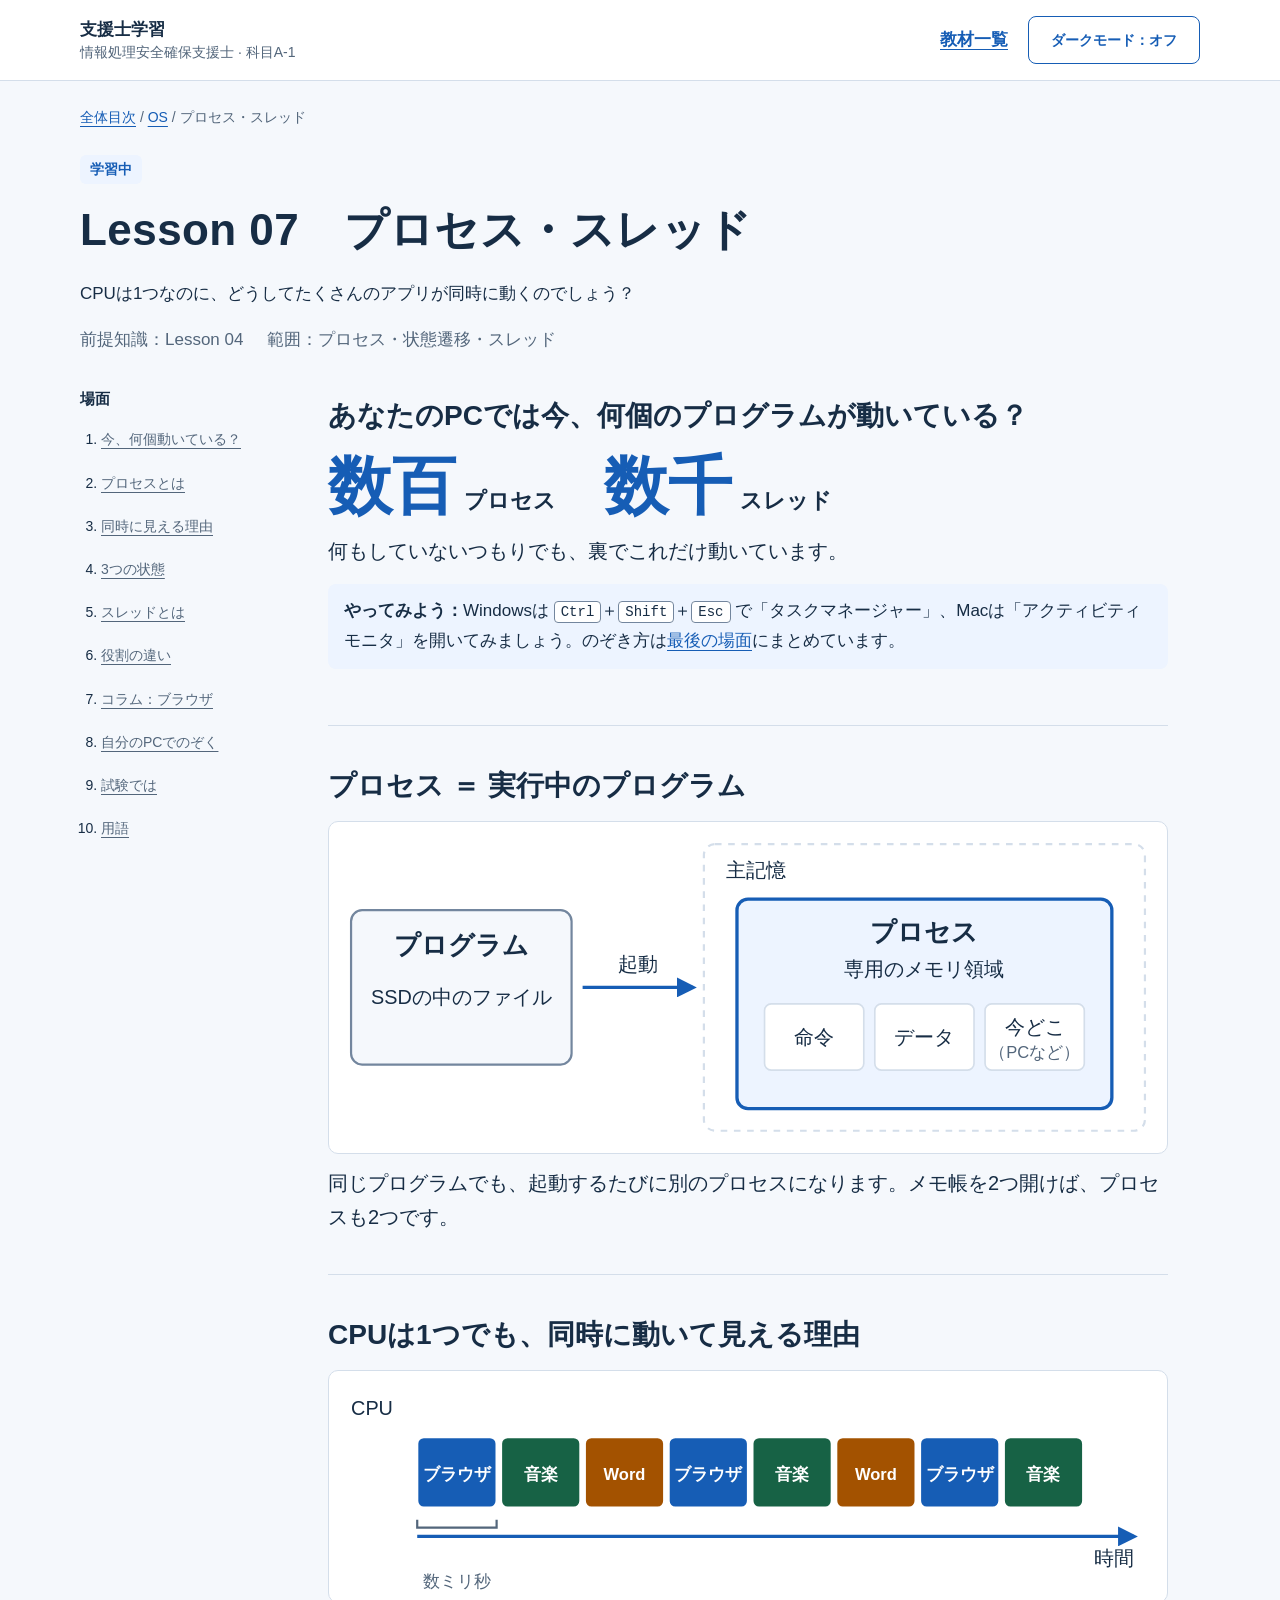
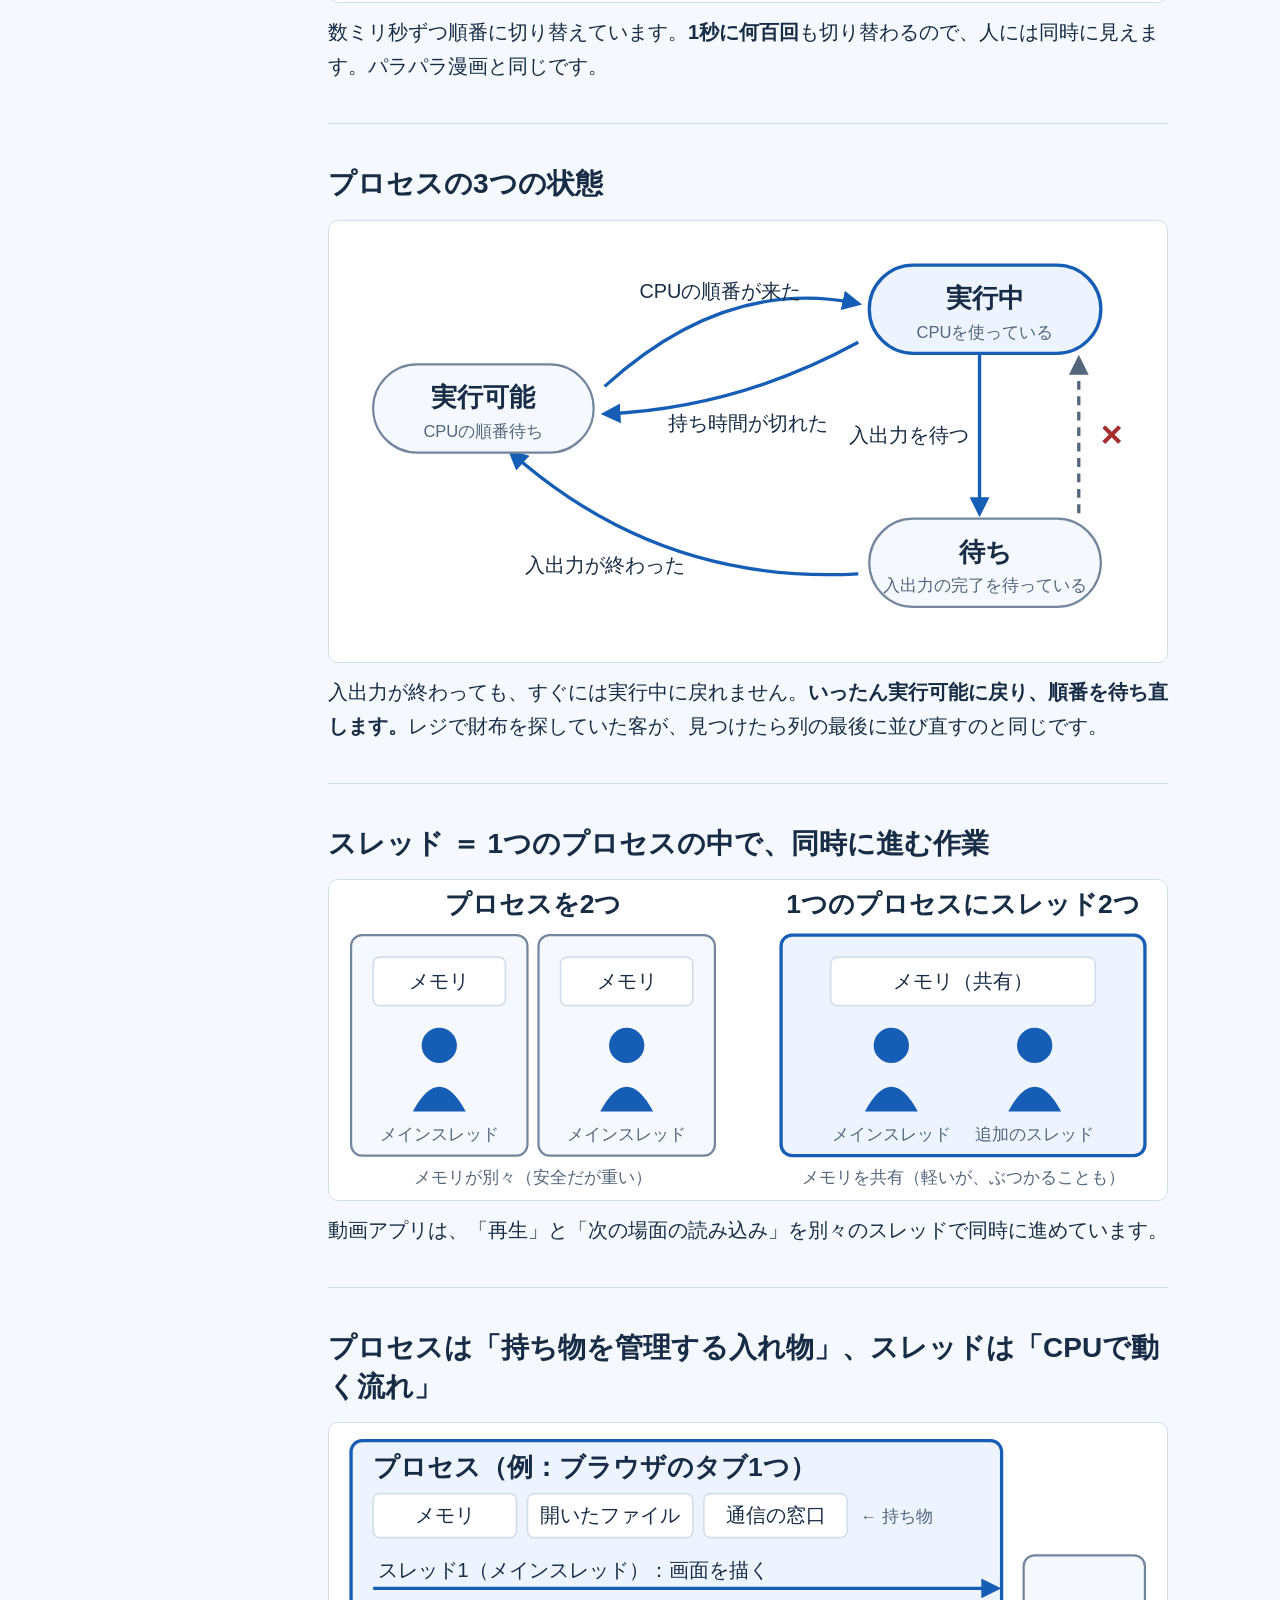
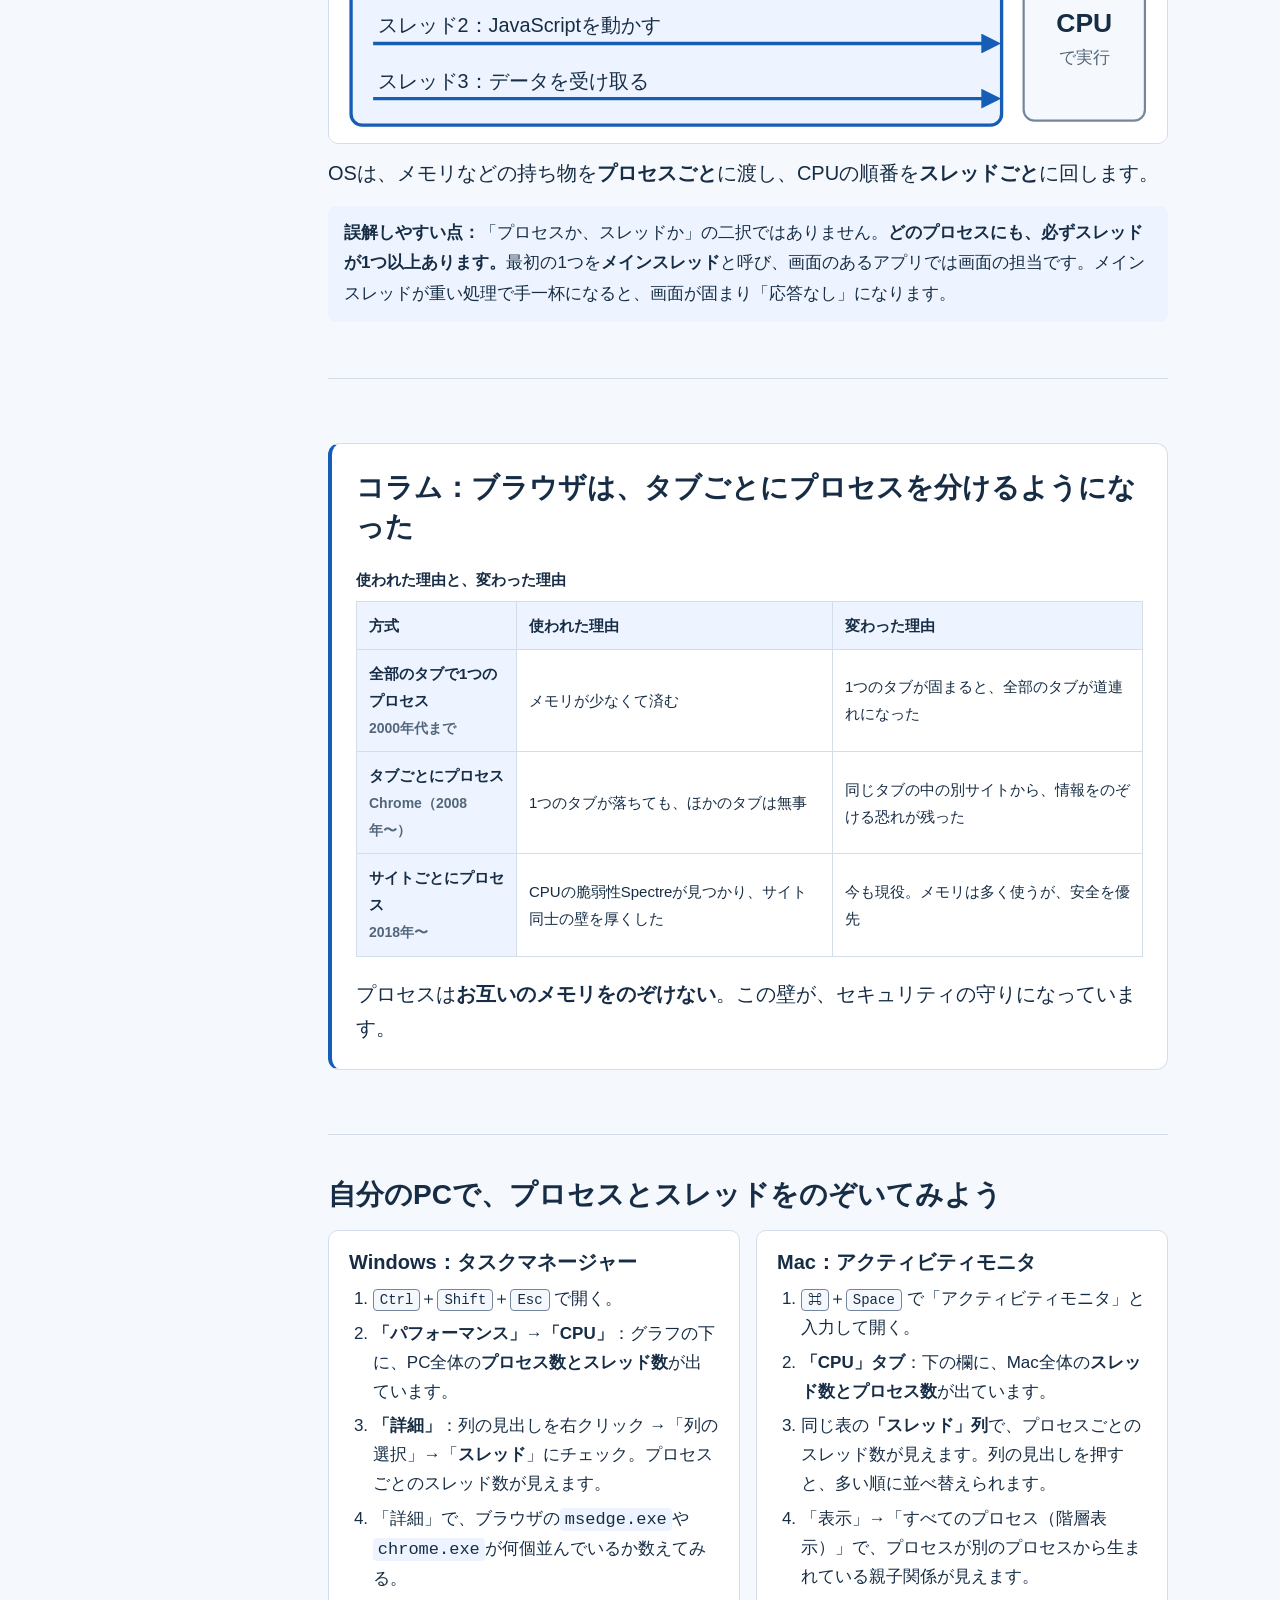
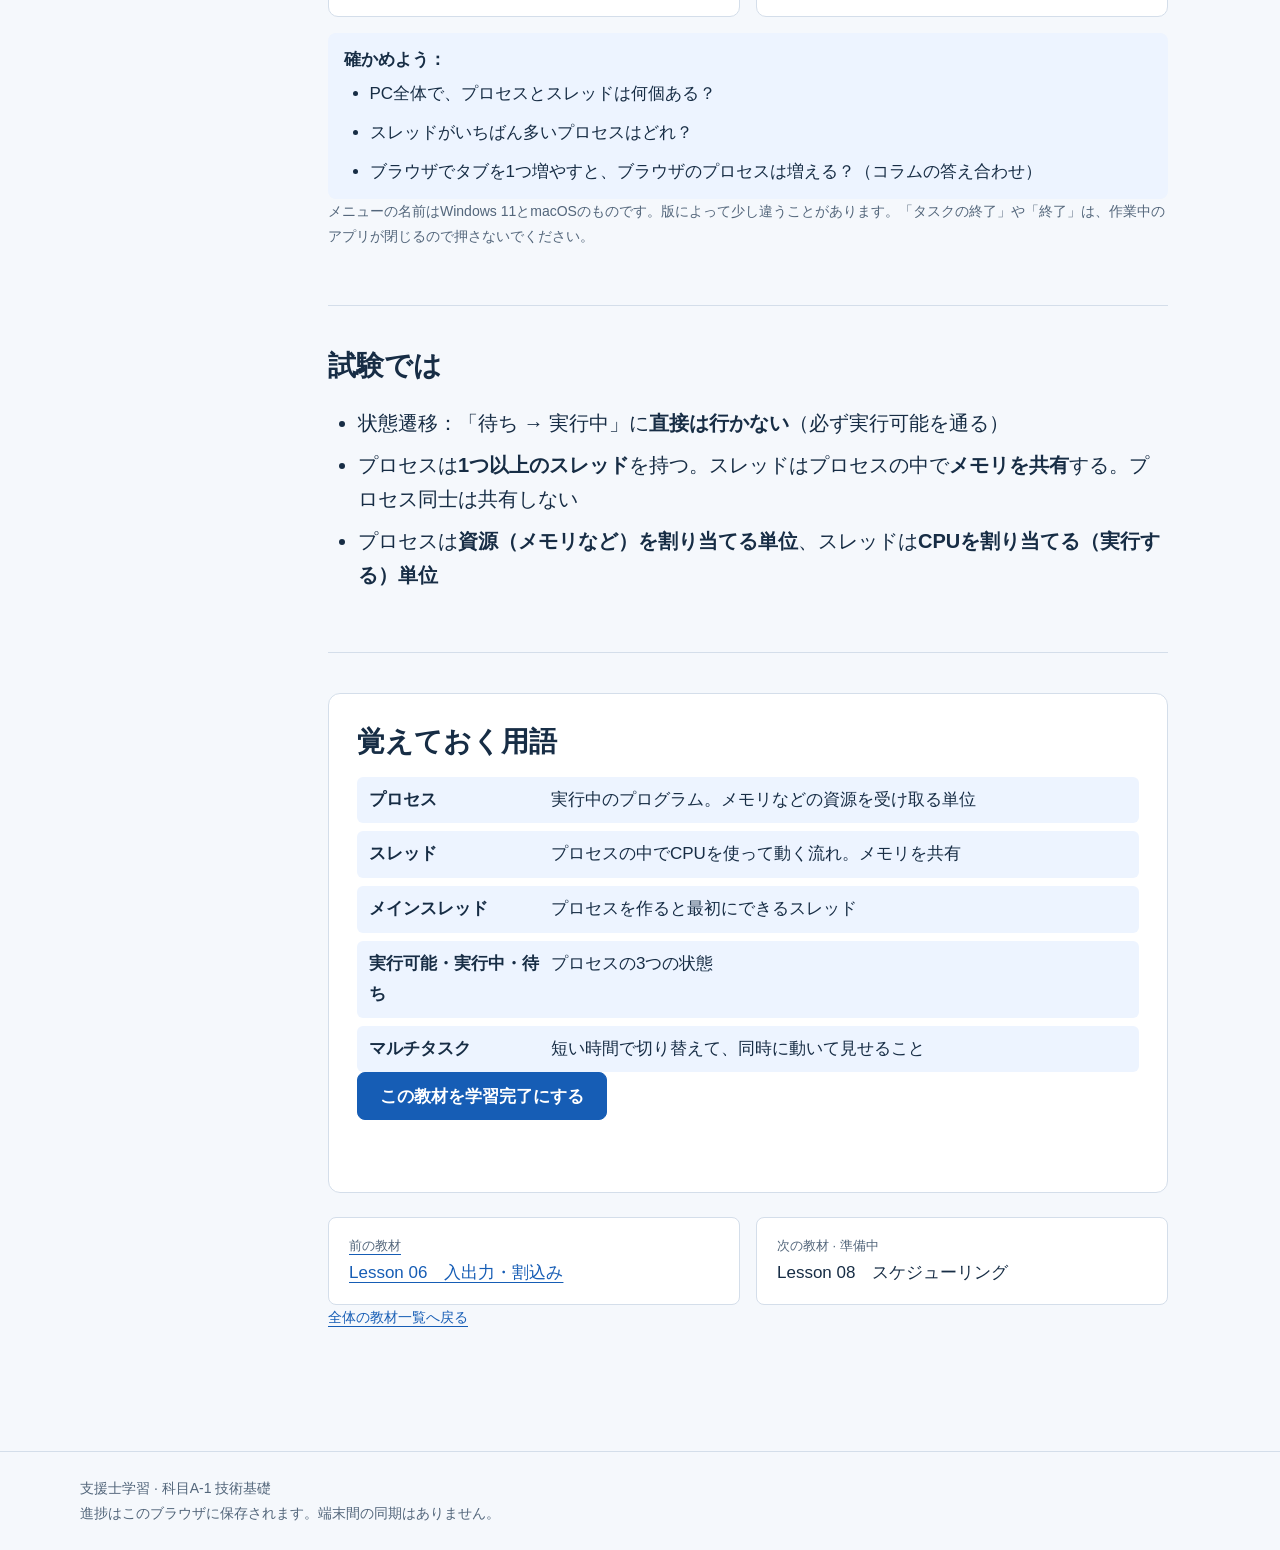
<file: lessons/07-process-thread.html>
<!doctype html>
<html lang="ja">
<head>
  <meta charset="utf-8">
  <meta name="viewport" content="width=device-width, initial-scale=1">
  <meta name="description" content="プロセスとスレッドを、大きな図と身近な話題で見る講義用の教材。">
  <title>Lesson 07 プロセス・スレッド | 科目A-1 技術基礎</title>
  <script src="../js/theme.js"></script>
  <link rel="stylesheet" href="../css/common.css">
  <link rel="stylesheet" href="../css/lesson.css">
  <link rel="stylesheet" href="../css/lecture.css">
  <script src="../js/curriculum.js" defer></script>
  <script src="../js/progress.js" defer></script>
  <script src="../js/common.js" defer></script>
</head>
<body data-lesson-id="07">
  <a class="skip-link" href="#main">本文へ移動</a>
  <header class="site-header"><div class="container header-inner"><a class="brand" href="../index.html">支援士学習<span>情報処理安全確保支援士 · 科目A-1</span></a><div class="header-actions"><a class="header-link" href="../index.html#curriculum">教材一覧</a><button type="button" class="button secondary theme-toggle" data-theme-toggle aria-label="ダークモード" aria-pressed="false" hidden>ダークモード：オフ</button></div></div></header>
  <main id="main" class="container" tabindex="-1">
    <p class="notice storage-notice" data-storage-notice role="status" hidden></p>
    <p class="notice theme-notice" data-theme-notice role="status" hidden></p>
    <nav class="breadcrumb" aria-label="パンくず"><a href="../index.html">全体目次</a> / <a href="../index.html#chapter-03">OS</a> / <span aria-current="page">プロセス・スレッド</span></nav>
    <header class="lesson-heading">
      <span class="status" data-lesson-status="07">未学習</span>
      <h1>Lesson 07　プロセス・スレッド</h1>
      <p>CPUは1つなのに、どうしてたくさんのアプリが同時に動くのでしょう？</p>
      <div class="lesson-meta"><span>前提知識：Lesson 04</span><span>範囲：プロセス・状態遷移・スレッド</span></div>
    </header>
    <div class="lesson-layout">
      <nav class="lesson-toc" aria-label="ページ内目次">
        <h2>場面</h2>
        <ol><li><a href="#s1">今、何個動いている？</a></li><li><a href="#s2">プロセスとは</a></li><li><a href="#s3">同時に見える理由</a></li><li><a href="#s4">3つの状態</a></li><li><a href="#s5">スレッドとは</a></li><li><a href="#roles">役割の違い</a></li><li><a href="#s6">コラム：ブラウザ</a></li><li><a href="#s7">自分のPCでのぞく</a></li><li><a href="#exam">試験では</a></li><li><a href="#complete">用語</a></li></ol>
      </nav>
      <article class="lesson-body" aria-label="プロセス・スレッドの教材">
        <section id="s1" class="scene" aria-labelledby="s1-title">
          <h2 id="s1-title">あなたのPCでは今、何個のプログラムが動いている？</h2>
          <div class="scene-numbers"><div><span class="big-number">数百</span><span>プロセス</span></div><div><span class="big-number">数千</span><span>スレッド</span></div></div>
          <p class="scene-lead">何もしていないつもりでも、裏でこれだけ動いています。</p>
          <p class="scene-try"><strong>やってみよう：</strong>Windowsは <kbd>Ctrl</kbd>＋<kbd>Shift</kbd>＋<kbd>Esc</kbd> で「タスクマネージャー」、Macは「アクティビティモニタ」を開いてみましょう。のぞき方は<a href="#s7">最後の場面</a>にまとめています。</p>
        </section>

        <section id="s2" class="scene" aria-labelledby="s2-title">
          <h2 id="s2-title">プロセス ＝ 実行中のプログラム</h2>
          <figure class="scene-figure">
            <svg class="scene-svg" viewBox="0 0 760 300" role="img" aria-labelledby="s2-svg-title"><title id="s2-svg-title">SSDの中のプログラムを起動すると、主記憶の中にプロセスができる。プロセスは自分専用の命令・データ・実行位置を持つ。</title>
              <rect class="scene-box" x="20" y="80" width="200" height="140" rx="10"/>
              <text x="120" y="120" text-anchor="middle" class="scene-label">プログラム</text>
              <text x="120" y="165" text-anchor="middle" class="scene-sub">SSDの中のファイル</text>
              <path class="scene-arrow" d="M230 150H330" marker-end="url(#s2-head)"/>
              <text x="280" y="135" text-anchor="middle" class="scene-sub">起動</text>
              <rect class="scene-frame" x="340" y="20" width="400" height="260" rx="10"/>
              <text x="360" y="50" class="scene-sub">主記憶</text>
              <rect class="scene-box is-accent" x="370" y="70" width="340" height="190" rx="10"/>
              <text x="540" y="108" text-anchor="middle" class="scene-label">プロセス</text>
              <text x="540" y="140" text-anchor="middle" class="scene-sub">専用のメモリ領域</text>
              <rect class="scene-chip" x="395" y="165" width="90" height="60" rx="6"/><text x="440" y="201" text-anchor="middle" class="scene-sub">命令</text>
              <rect class="scene-chip" x="495" y="165" width="90" height="60" rx="6"/><text x="540" y="201" text-anchor="middle" class="scene-sub">データ</text>
              <rect class="scene-chip" x="595" y="165" width="90" height="60" rx="6"/><text x="640" y="192" text-anchor="middle" class="scene-sub">今どこ</text><text x="640" y="214" text-anchor="middle" class="scene-note">（PCなど）</text>
              <defs><marker id="s2-head" viewBox="0 0 10 10" refX="8" refY="5" markerWidth="6" markerHeight="6" orient="auto"><path class="scene-head" d="M0 0L10 5L0 10Z"/></marker></defs>
            </svg>
          </figure>
          <p class="scene-lead">同じプログラムでも、起動するたびに別のプロセスになります。メモ帳を2つ開けば、プロセスも2つです。</p>
        </section>

        <section id="s3" class="scene" aria-labelledby="s3-title">
          <h2 id="s3-title">CPUは1つでも、同時に動いて見える理由</h2>
          <figure class="scene-figure">
            <svg class="scene-svg" viewBox="0 0 760 210" role="img" aria-labelledby="s3-svg-title"><title id="s3-svg-title">1つのCPUが、ブラウザ、音楽、Wordを少しずつ順番に実行している時間の流れ。</title>
              <text x="20" y="40" class="scene-sub">CPU</text>
              <g class="slice-row">
                <rect class="slice is-a" x="80" y="60" width="72" height="64" rx="6"/><text x="116" y="99" text-anchor="middle" class="slice-text">ブラウザ</text>
                <rect class="slice is-b" x="156" y="60" width="72" height="64" rx="6"/><text x="192" y="99" text-anchor="middle" class="slice-text">音楽</text>
                <rect class="slice is-c" x="232" y="60" width="72" height="64" rx="6"/><text x="268" y="99" text-anchor="middle" class="slice-text">Word</text>
                <rect class="slice is-a" x="308" y="60" width="72" height="64" rx="6"/><text x="344" y="99" text-anchor="middle" class="slice-text">ブラウザ</text>
                <rect class="slice is-b" x="384" y="60" width="72" height="64" rx="6"/><text x="420" y="99" text-anchor="middle" class="slice-text">音楽</text>
                <rect class="slice is-c" x="460" y="60" width="72" height="64" rx="6"/><text x="496" y="99" text-anchor="middle" class="slice-text">Word</text>
                <rect class="slice is-a" x="536" y="60" width="72" height="64" rx="6"/><text x="572" y="99" text-anchor="middle" class="slice-text">ブラウザ</text>
                <rect class="slice is-b" x="612" y="60" width="72" height="64" rx="6"/><text x="648" y="99" text-anchor="middle" class="slice-text">音楽</text>
              </g>
              <path class="scene-arrow" d="M80 150H730" marker-end="url(#s3-head)"/><text x="730" y="176" text-anchor="end" class="scene-sub">時間</text>
              <path class="scene-brace" d="M80 135V142H152V135"/><text x="116" y="196" text-anchor="middle" class="scene-note">数ミリ秒</text>
              <defs><marker id="s3-head" viewBox="0 0 10 10" refX="8" refY="5" markerWidth="6" markerHeight="6" orient="auto"><path class="scene-head" d="M0 0L10 5L0 10Z"/></marker></defs>
            </svg>
          </figure>
          <p class="scene-lead">数ミリ秒ずつ順番に切り替えています。<strong>1秒に何百回</strong>も切り替わるので、人には同時に見えます。パラパラ漫画と同じです。</p>
        </section>

        <section id="s4" class="scene" aria-labelledby="s4-title">
          <h2 id="s4-title">プロセスの3つの状態</h2>
          <figure class="scene-figure">
            <svg class="scene-svg" viewBox="0 0 760 400" role="img" aria-labelledby="s4-svg-title"><title id="s4-svg-title">実行可能から、CPUの順番が来ると実行中へ。実行中から、持ち時間が切れると実行可能へ、入出力を待つときは待ちへ。待ちから、入出力が終わると実行可能へ。待ちから実行中へ直接は戻れない。</title>
              <defs><marker id="s4-head" viewBox="0 0 10 10" refX="8" refY="5" markerWidth="6" markerHeight="6" orient="auto"><path class="scene-head" d="M0 0L10 5L0 10Z"/></marker><marker id="s4-head-muted" viewBox="0 0 10 10" refX="8" refY="5" markerWidth="6" markerHeight="6" orient="auto"><path class="scene-head-muted" d="M0 0L10 5L0 10Z"/></marker></defs>
              <path class="scene-arrow" d="M250 150Q360 50 480 75" marker-end="url(#s4-head)"/>
              <text x="355" y="70" text-anchor="middle" class="scene-sub">CPUの順番が来た</text>
              <path class="scene-arrow" d="M480 110Q370 170 250 175" marker-end="url(#s4-head)"/>
              <text x="380" y="190" text-anchor="middle" class="scene-sub">持ち時間が切れた</text>
              <path class="scene-arrow" d="M590 120V265" marker-end="url(#s4-head)"/>
              <text x="580" y="200" text-anchor="end" class="scene-sub">入出力を待つ</text>
              <path class="scene-arrow" d="M480 320Q300 330 165 210" marker-end="url(#s4-head)"/>
              <text x="250" y="318" text-anchor="middle" class="scene-sub">入出力が終わった</text>
              <path class="scene-arrow is-forbidden" d="M680 265V125" marker-end="url(#s4-head-muted)"/>
              <text x="700" y="205" class="scene-forbidden">×</text>
              <rect class="scene-box" x="40" y="130" width="200" height="80" rx="40"/><text x="140" y="168" text-anchor="middle" class="scene-label">実行可能</text><text x="140" y="196" text-anchor="middle" class="scene-note">CPUの順番待ち</text>
              <rect class="scene-box is-accent" x="490" y="40" width="210" height="80" rx="40"/><text x="595" y="78" text-anchor="middle" class="scene-label">実行中</text><text x="595" y="106" text-anchor="middle" class="scene-note">CPUを使っている</text>
              <rect class="scene-box" x="490" y="270" width="210" height="80" rx="40"/><text x="595" y="308" text-anchor="middle" class="scene-label">待ち</text><text x="595" y="336" text-anchor="middle" class="scene-note">入出力の完了を待っている</text>
            </svg>
          </figure>
          <p class="scene-lead">入出力が終わっても、すぐには実行中に戻れません。<strong>いったん実行可能に戻り、順番を待ち直します。</strong>レジで財布を探していた客が、見つけたら列の最後に並び直すのと同じです。</p>
        </section>

        <section id="s5" class="scene" aria-labelledby="s5-title">
          <h2 id="s5-title">スレッド ＝ 1つのプロセスの中で、同時に進む作業</h2>
          <figure class="scene-figure">
            <svg class="scene-svg" viewBox="0 0 760 290" role="img" aria-labelledby="s5-svg-title"><title id="s5-svg-title">左：プロセスを2つ作ると、メモリも別々で、それぞれにメインスレッドが1つある。右：1つのプロセスに、メインスレッドと追加のスレッドがあると、同じメモリを共有して同時に作業する。</title>
              <text x="185" y="30" text-anchor="middle" class="scene-label">プロセスを2つ</text>
              <rect class="scene-box" x="20" y="50" width="160" height="200" rx="10"/><rect class="scene-box" x="190" y="50" width="160" height="200" rx="10"/>
              <rect class="scene-chip" x="40" y="70" width="120" height="44" rx="6"/><text x="100" y="98" text-anchor="middle" class="scene-sub">メモリ</text>
              <rect class="scene-chip" x="210" y="70" width="120" height="44" rx="6"/><text x="270" y="98" text-anchor="middle" class="scene-sub">メモリ</text>
              <g class="worker"><circle cx="100" cy="150" r="16"/><path d="M76 210Q100 165 124 210Z"/></g><text x="100" y="236" text-anchor="middle" class="scene-note">メインスレッド</text>
              <g class="worker"><circle cx="270" cy="150" r="16"/><path d="M246 210Q270 165 294 210Z"/></g><text x="270" y="236" text-anchor="middle" class="scene-note">メインスレッド</text>
              <text x="185" y="275" text-anchor="middle" class="scene-note">メモリが別々（安全だが重い）</text>
              <text x="575" y="30" text-anchor="middle" class="scene-label">1つのプロセスにスレッド2つ</text>
              <rect class="scene-box is-accent" x="410" y="50" width="330" height="200" rx="10"/>
              <rect class="scene-chip" x="455" y="70" width="240" height="44" rx="6"/><text x="575" y="98" text-anchor="middle" class="scene-sub">メモリ（共有）</text>
              <g class="worker"><circle cx="510" cy="150" r="16"/><path d="M486 210Q510 165 534 210Z"/></g><text x="510" y="236" text-anchor="middle" class="scene-note">メインスレッド</text>
              <g class="worker"><circle cx="640" cy="150" r="16"/><path d="M616 210Q640 165 664 210Z"/></g><text x="640" y="236" text-anchor="middle" class="scene-note">追加のスレッド</text>
              <text x="575" y="275" text-anchor="middle" class="scene-note">メモリを共有（軽いが、ぶつかることも）</text>
            </svg>
          </figure>
          <p class="scene-lead">動画アプリは、「再生」と「次の場面の読み込み」を別々のスレッドで同時に進めています。</p>
        </section>

        <section id="roles" class="scene" aria-labelledby="roles-title">
          <h2 id="roles-title">プロセスは「持ち物を管理する入れ物」、スレッドは「CPUで動く流れ」</h2>
          <figure class="scene-figure">
            <svg class="scene-svg" viewBox="0 0 760 290" role="img" aria-labelledby="roles-svg-title"><title id="roles-svg-title">プロセス（ブラウザのタブ1つ）は、メモリ・開いたファイル・通信の窓口をOSから受け取って持つ。その中で、画面を描く、JavaScriptを動かす、データを受け取るの3つのスレッドが、それぞれCPUで実行される。</title>
              <defs><marker id="roles-head" viewBox="0 0 10 10" refX="8" refY="5" markerWidth="6" markerHeight="6" orient="auto"><path class="scene-head" d="M0 0L10 5L0 10Z"/></marker></defs>
              <rect class="scene-box is-accent" x="20" y="16" width="590" height="258" rx="10"/>
              <text x="40" y="48" class="scene-label">プロセス（例：ブラウザのタブ1つ）</text>
              <rect class="scene-chip" x="40" y="64" width="130" height="40" rx="6"/><text x="105" y="90" text-anchor="middle" class="scene-sub">メモリ</text>
              <rect class="scene-chip" x="180" y="64" width="150" height="40" rx="6"/><text x="255" y="90" text-anchor="middle" class="scene-sub">開いたファイル</text>
              <rect class="scene-chip" x="340" y="64" width="130" height="40" rx="6"/><text x="405" y="90" text-anchor="middle" class="scene-sub">通信の窓口</text>
              <text x="482" y="90" class="scene-note">← 持ち物</text>
              <text x="44" y="140" class="scene-sub">スレッド1（メインスレッド）：画面を描く</text><path class="scene-arrow" d="M40 150H606" marker-end="url(#roles-head)"/><text x="44" y="190" class="scene-sub">スレッド2：JavaScriptを動かす</text><path class="scene-arrow" d="M40 200H606" marker-end="url(#roles-head)"/><text x="44" y="240" class="scene-sub">スレッド3：データを受け取る</text><path class="scene-arrow" d="M40 250H606" marker-end="url(#roles-head)"/>
              <rect class="scene-box" x="630" y="120" width="110" height="150" rx="10"/><text x="685" y="190" text-anchor="middle" class="scene-label">CPU</text><text x="685" y="218" text-anchor="middle" class="scene-note">で実行</text>
            </svg>
          </figure>
          <p class="scene-lead">OSは、メモリなどの持ち物を<strong>プロセスごと</strong>に渡し、CPUの順番を<strong>スレッドごと</strong>に回します。</p>
          <p class="scene-try"><strong>誤解しやすい点：</strong>「プロセスか、スレッドか」の二択ではありません。<strong>どのプロセスにも、必ずスレッドが1つ以上あります。</strong>最初の1つを<strong>メインスレッド</strong>と呼び、画面のあるアプリでは画面の担当です。メインスレッドが重い処理で手一杯になると、画面が固まり「応答なし」になります。</p>
        </section>

        <section id="s6" class="scene" aria-labelledby="s6-title">
          <aside class="example column" aria-labelledby="s6-title"><h2 id="s6-title" class="column-heading">コラム：ブラウザは、タブごとにプロセスを分けるようになった</h2>
            <div class="table-scroll" tabindex="0" role="region" aria-label="ブラウザのプロセスの持ち方の移り変わりの表。狭い画面では横スクロールできます。"><table class="reference-table stack-table"><caption>使われた理由と、変わった理由</caption><thead><tr><th scope="col">方式</th><th scope="col">使われた理由</th><th scope="col">変わった理由</th></tr></thead><tbody>
              <tr><th scope="row">全部のタブで1つのプロセス<br><span class="small muted">2000年代まで</span></th><td data-label="使われた理由">メモリが少なくて済む</td><td data-label="変わった理由">1つのタブが固まると、全部のタブが道連れになった</td></tr>
              <tr><th scope="row">タブごとにプロセス<br><span class="small muted">Chrome（2008年〜）</span></th><td data-label="使われた理由">1つのタブが落ちても、ほかのタブは無事</td><td data-label="変わった理由">同じタブの中の別サイトから、情報をのぞける恐れが残った</td></tr>
              <tr><th scope="row">サイトごとにプロセス<br><span class="small muted">2018年〜</span></th><td data-label="使われた理由">CPUの脆弱性Spectreが見つかり、サイト同士の壁を厚くした</td><td data-label="変わった理由">今も現役。メモリは多く使うが、安全を優先</td></tr>
            </tbody></table></div>
            <p class="scene-lead">プロセスは<strong>お互いのメモリをのぞけない</strong>。この壁が、セキュリティの守りになっています。</p>
          </aside>
        </section>

        <section id="s7" class="scene" aria-labelledby="s7-title">
          <h2 id="s7-title">自分のPCで、プロセスとスレッドをのぞいてみよう</h2>
          <div class="os-grid">
            <div class="os-card"><h3>Windows：タスクマネージャー</h3><ol>
              <li><kbd>Ctrl</kbd>＋<kbd>Shift</kbd>＋<kbd>Esc</kbd> で開く。</li>
              <li><strong>「パフォーマンス」→「CPU」</strong>：グラフの下に、PC全体の<strong>プロセス数とスレッド数</strong>が出ています。</li>
              <li><strong>「詳細」</strong>：列の見出しを右クリック →「列の選択」→「<strong>スレッド</strong>」にチェック。プロセスごとのスレッド数が見えます。</li>
              <li>「詳細」で、ブラウザの<code>msedge.exe</code>や<code>chrome.exe</code>が何個並んでいるか数えてみる。</li>
            </ol></div>
            <div class="os-card"><h3>Mac：アクティビティモニタ</h3><ol>
              <li><kbd>⌘</kbd>＋<kbd>Space</kbd> で「アクティビティモニタ」と入力して開く。</li>
              <li><strong>「CPU」タブ</strong>：下の欄に、Mac全体の<strong>スレッド数とプロセス数</strong>が出ています。</li>
              <li>同じ表の<strong>「スレッド」列</strong>で、プロセスごとのスレッド数が見えます。列の見出しを押すと、多い順に並べ替えられます。</li>
              <li>「表示」→「すべてのプロセス（階層表示）」で、プロセスが別のプロセスから生まれている親子関係が見えます。</li>
            </ol></div>
          </div>
          <div class="scene-try"><strong>確かめよう：</strong><ul class="try-list"><li>PC全体で、プロセスとスレッドは何個ある？</li><li>スレッドがいちばん多いプロセスはどれ？</li><li>ブラウザでタブを1つ増やすと、ブラウザのプロセスは増える？（コラムの答え合わせ）</li></ul></div>
          <p class="small muted">メニューの名前はWindows 11とmacOSのものです。版によって少し違うことがあります。「タスクの終了」や「終了」は、作業中のアプリが閉じるので押さないでください。</p>
        </section>

        <section id="exam" class="scene" aria-labelledby="exam-title">
          <h2 id="exam-title">試験では</h2>
          <ul class="scene-list"><li>状態遷移：「待ち → 実行中」に<strong>直接は行かない</strong>（必ず実行可能を通る）</li><li>プロセスは<strong>1つ以上のスレッド</strong>を持つ。スレッドはプロセスの中で<strong>メモリを共有</strong>する。プロセス同士は共有しない</li><li>プロセスは<strong>資源（メモリなど）を割り当てる単位</strong>、スレッドは<strong>CPUを割り当てる（実行する）単位</strong></li></ul>
        </section>

        <section id="complete" class="scene" aria-labelledby="complete-title"><div class="completion-panel"><h2 id="complete-title">覚えておく用語</h2><dl class="term-list"><div><dt>プロセス</dt><dd>実行中のプログラム。メモリなどの資源を受け取る単位</dd></div><div><dt>スレッド</dt><dd>プロセスの中でCPUを使って動く流れ。メモリを共有</dd></div><div><dt>メインスレッド</dt><dd>プロセスを作ると最初にできるスレッド</dd></div><div><dt>実行可能・実行中・待ち</dt><dd>プロセスの3つの状態</dd></div><div><dt>マルチタスク</dt><dd>短い時間で切り替えて、同時に動いて見せること</dd></div></dl><button type="button" class="button" data-complete hidden>この教材を学習完了にする</button><p class="completion-message" data-completion-message role="status"></p></div><nav class="lesson-nav" aria-label="教材の前後ナビゲーション"><a href="06-io-interrupt.html"><span>前の教材</span>Lesson 06　入出力・割込み</a><div><span>次の教材 · 準備中</span>Lesson 08　スケジューリング</div></nav><p class="small"><a href="../index.html#curriculum">全体の教材一覧へ戻る</a></p></section>
      </article>
    </div>
  </main>
  <footer class="site-footer"><div class="container"><p>支援士学習 · 科目A-1 技術基礎</p><p>進捗はこのブラウザに保存されます。端末間の同期はありません。</p></div></footer>
</body>
</html>
</file>
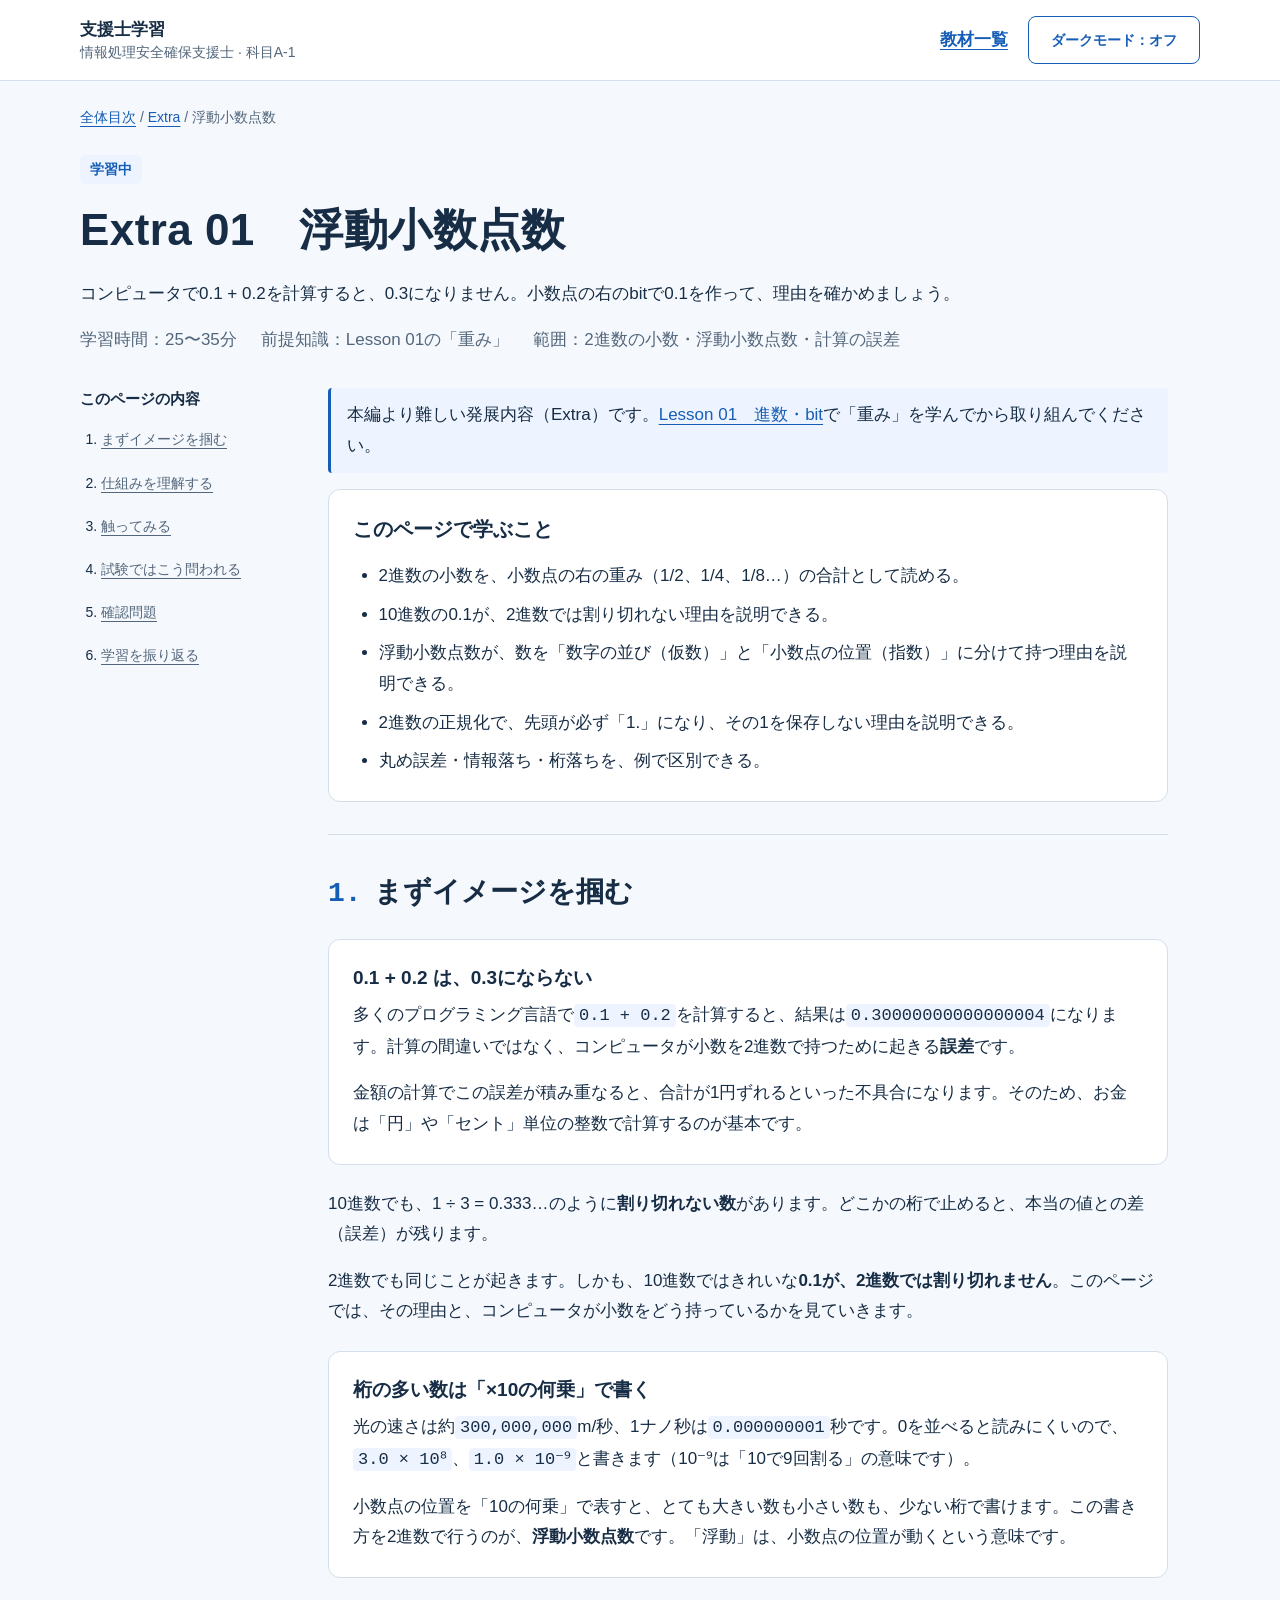
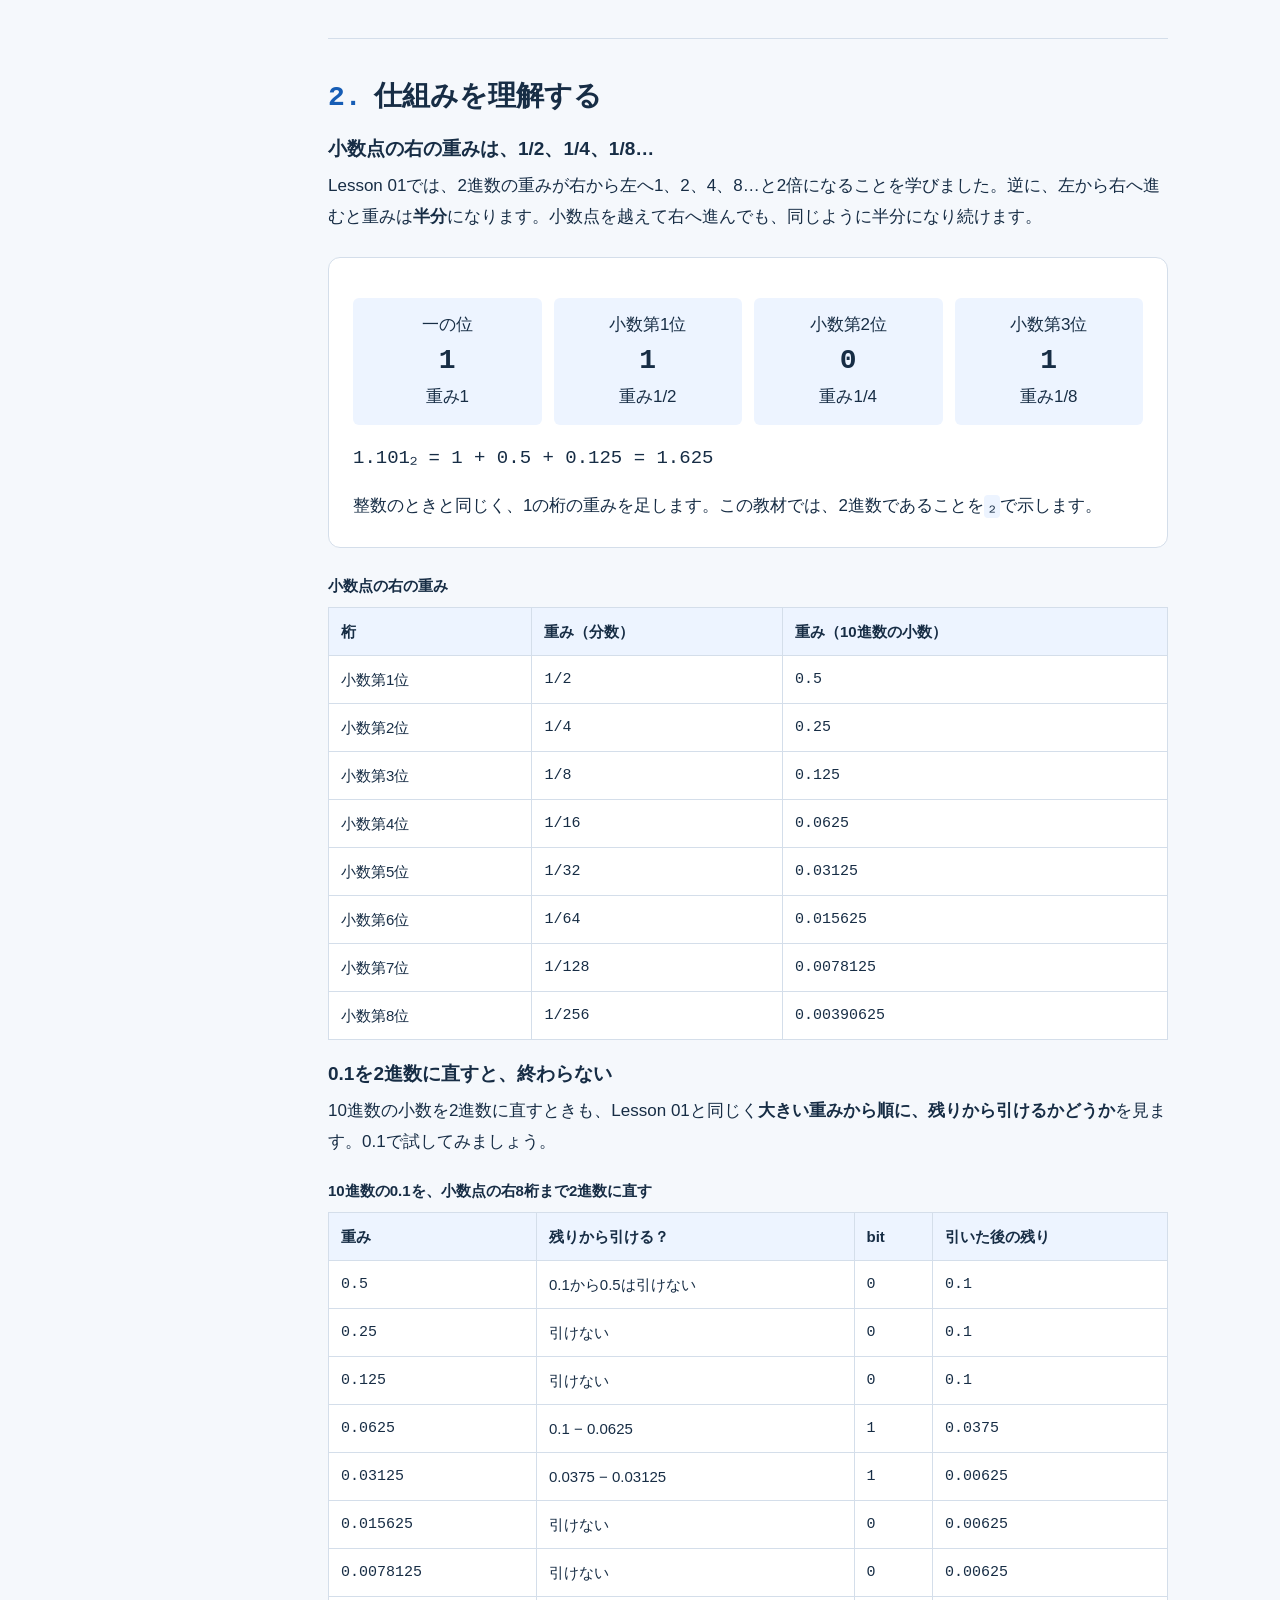
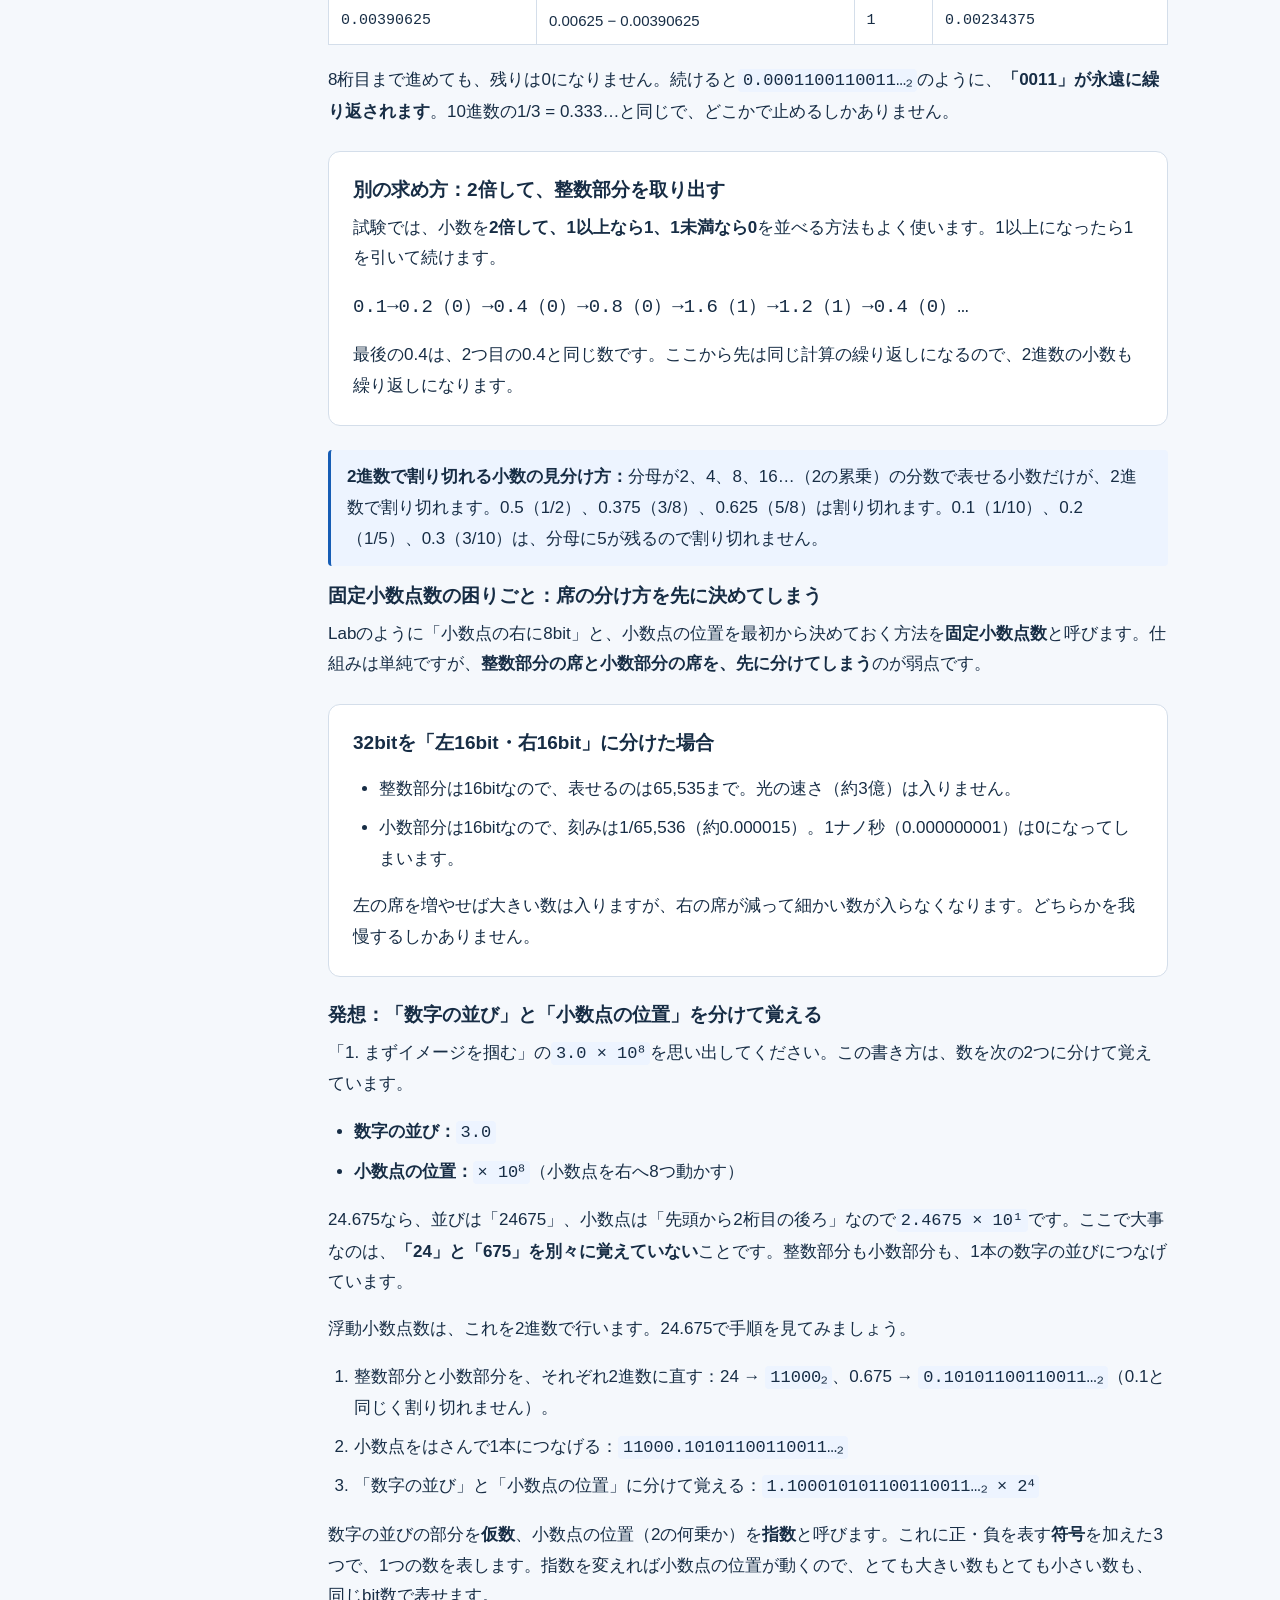
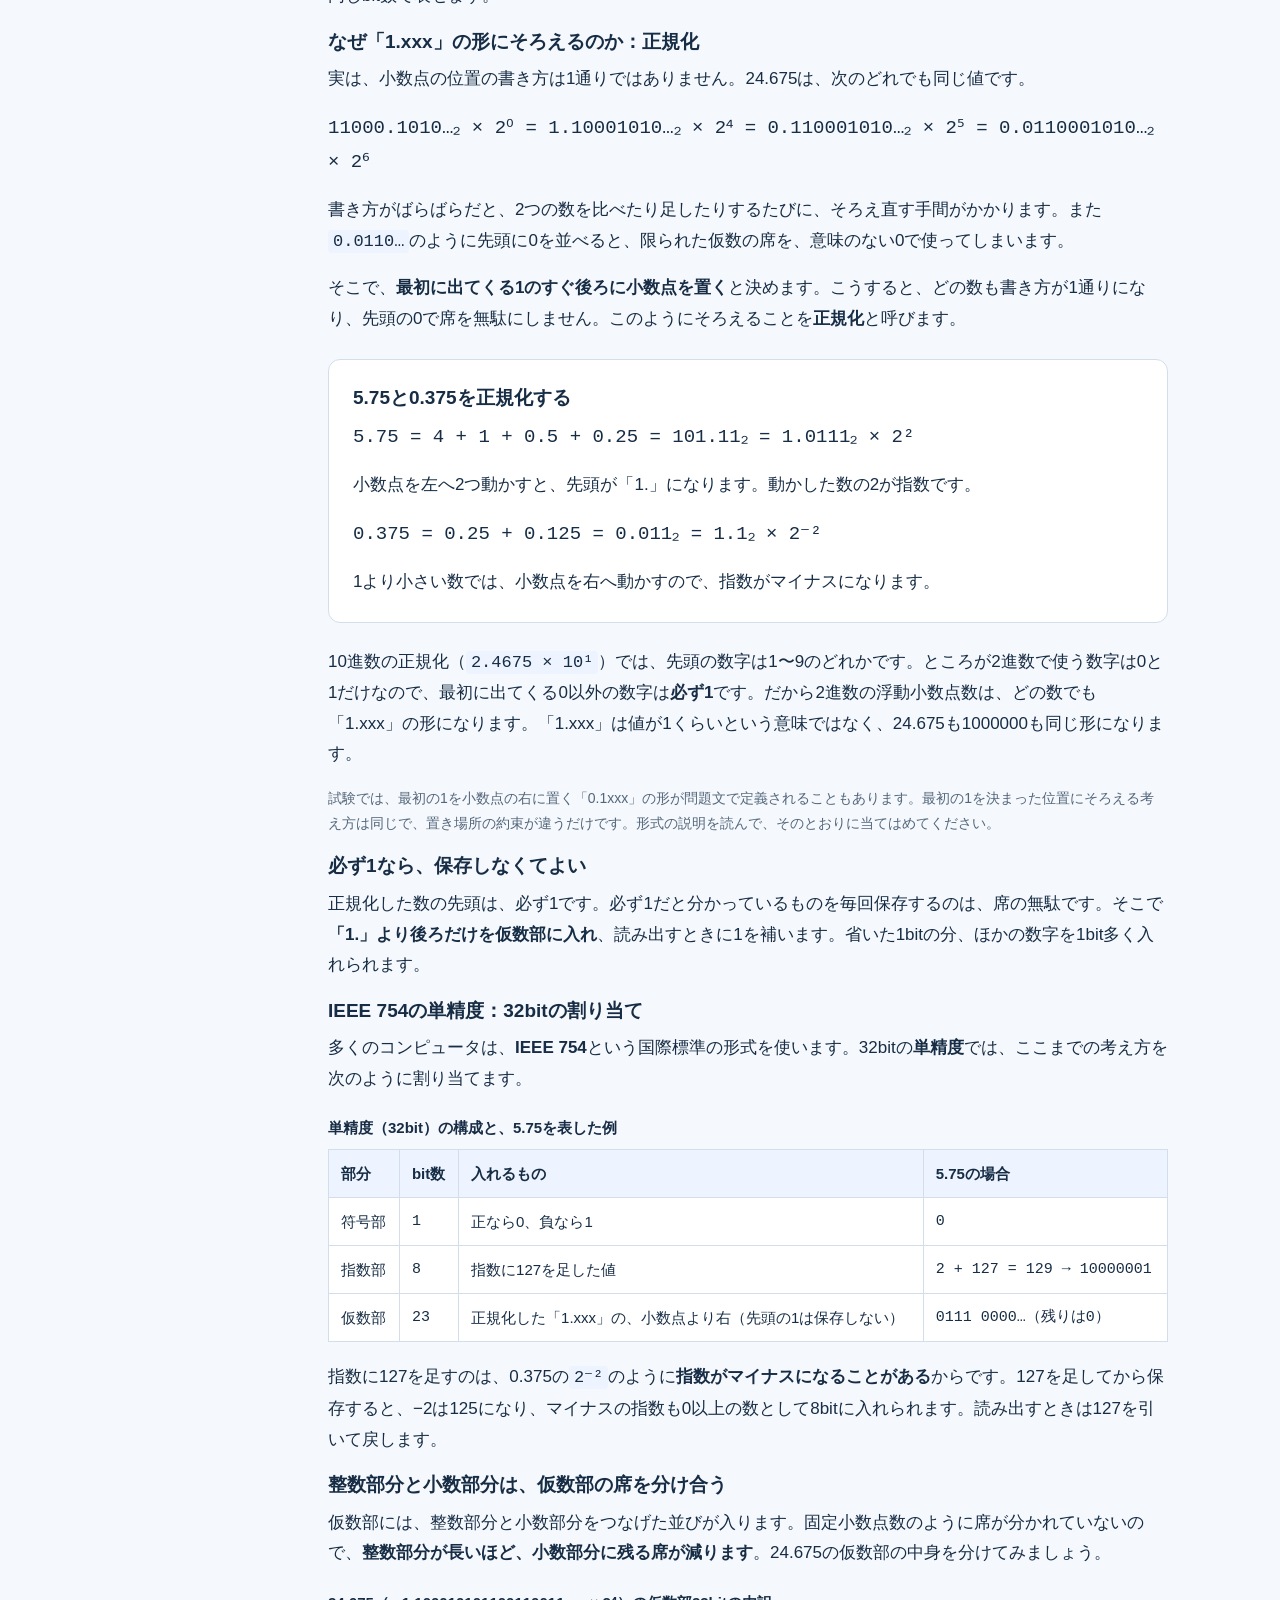
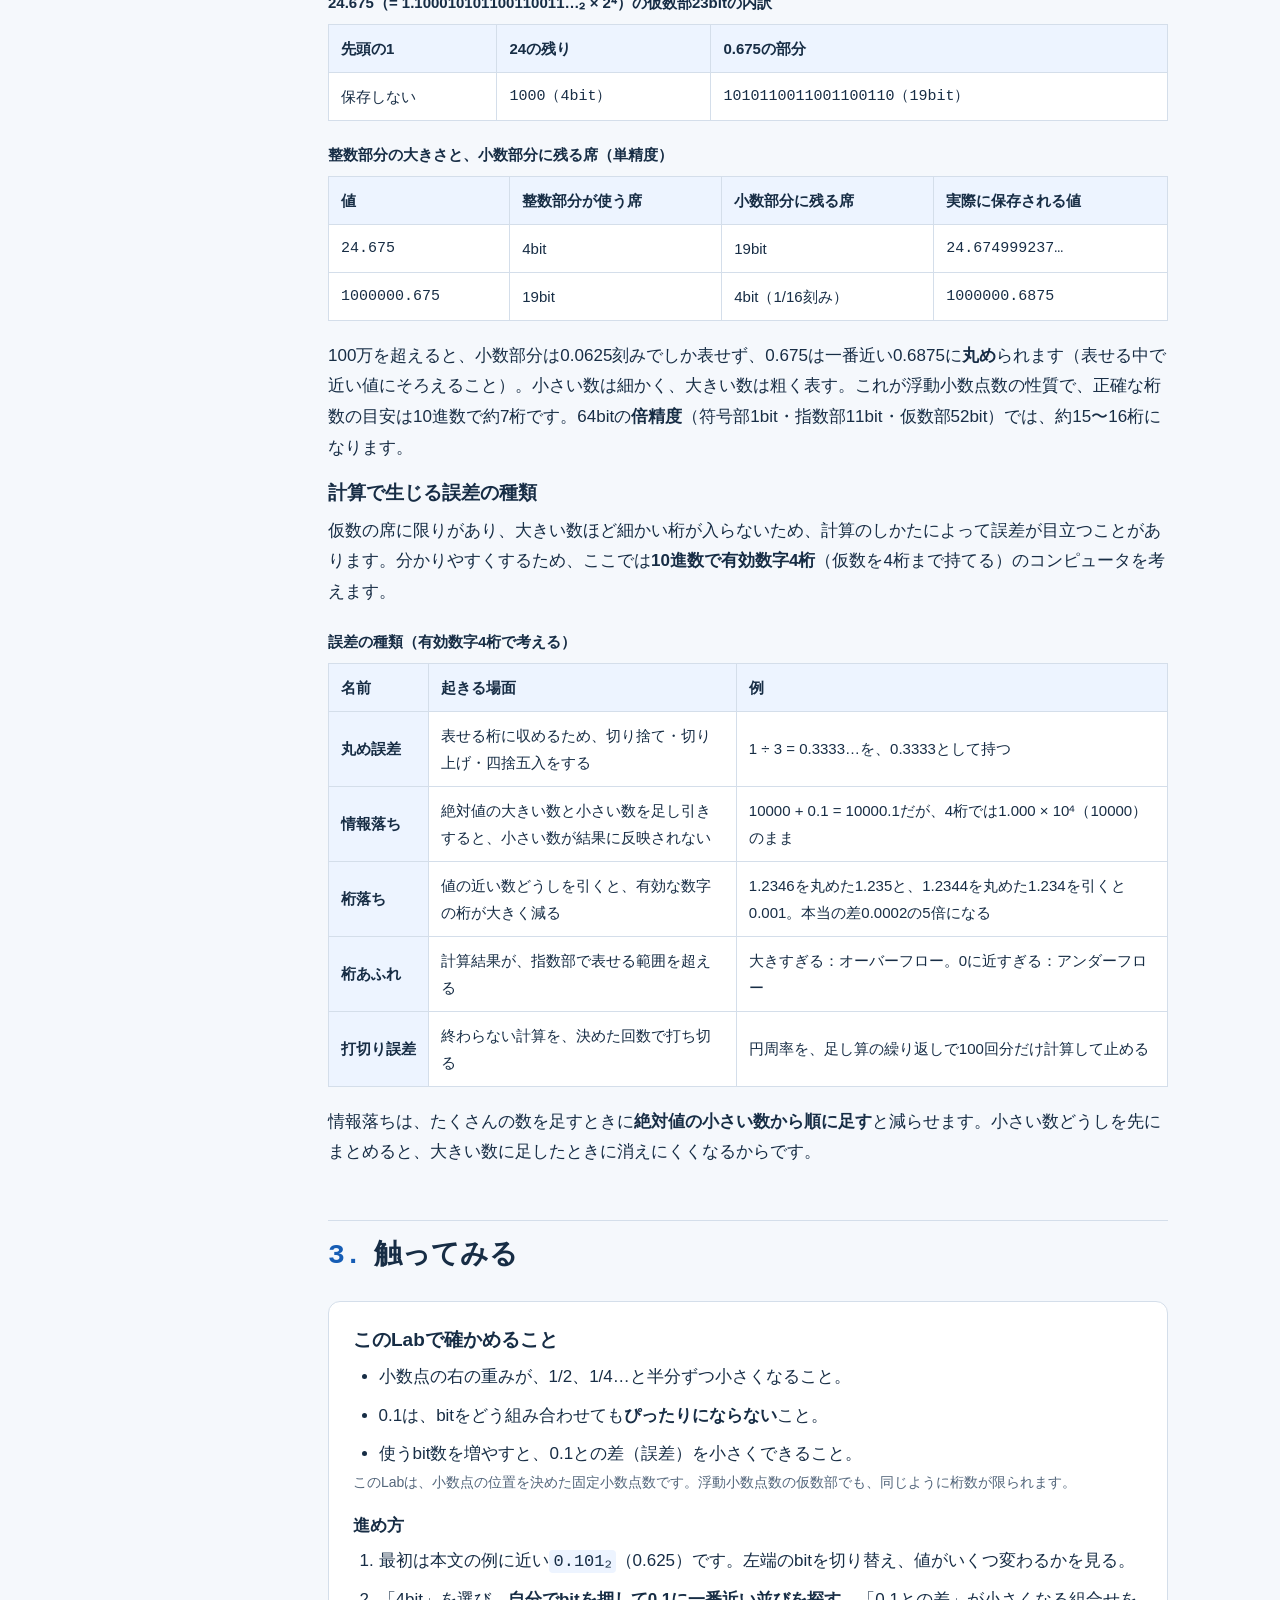
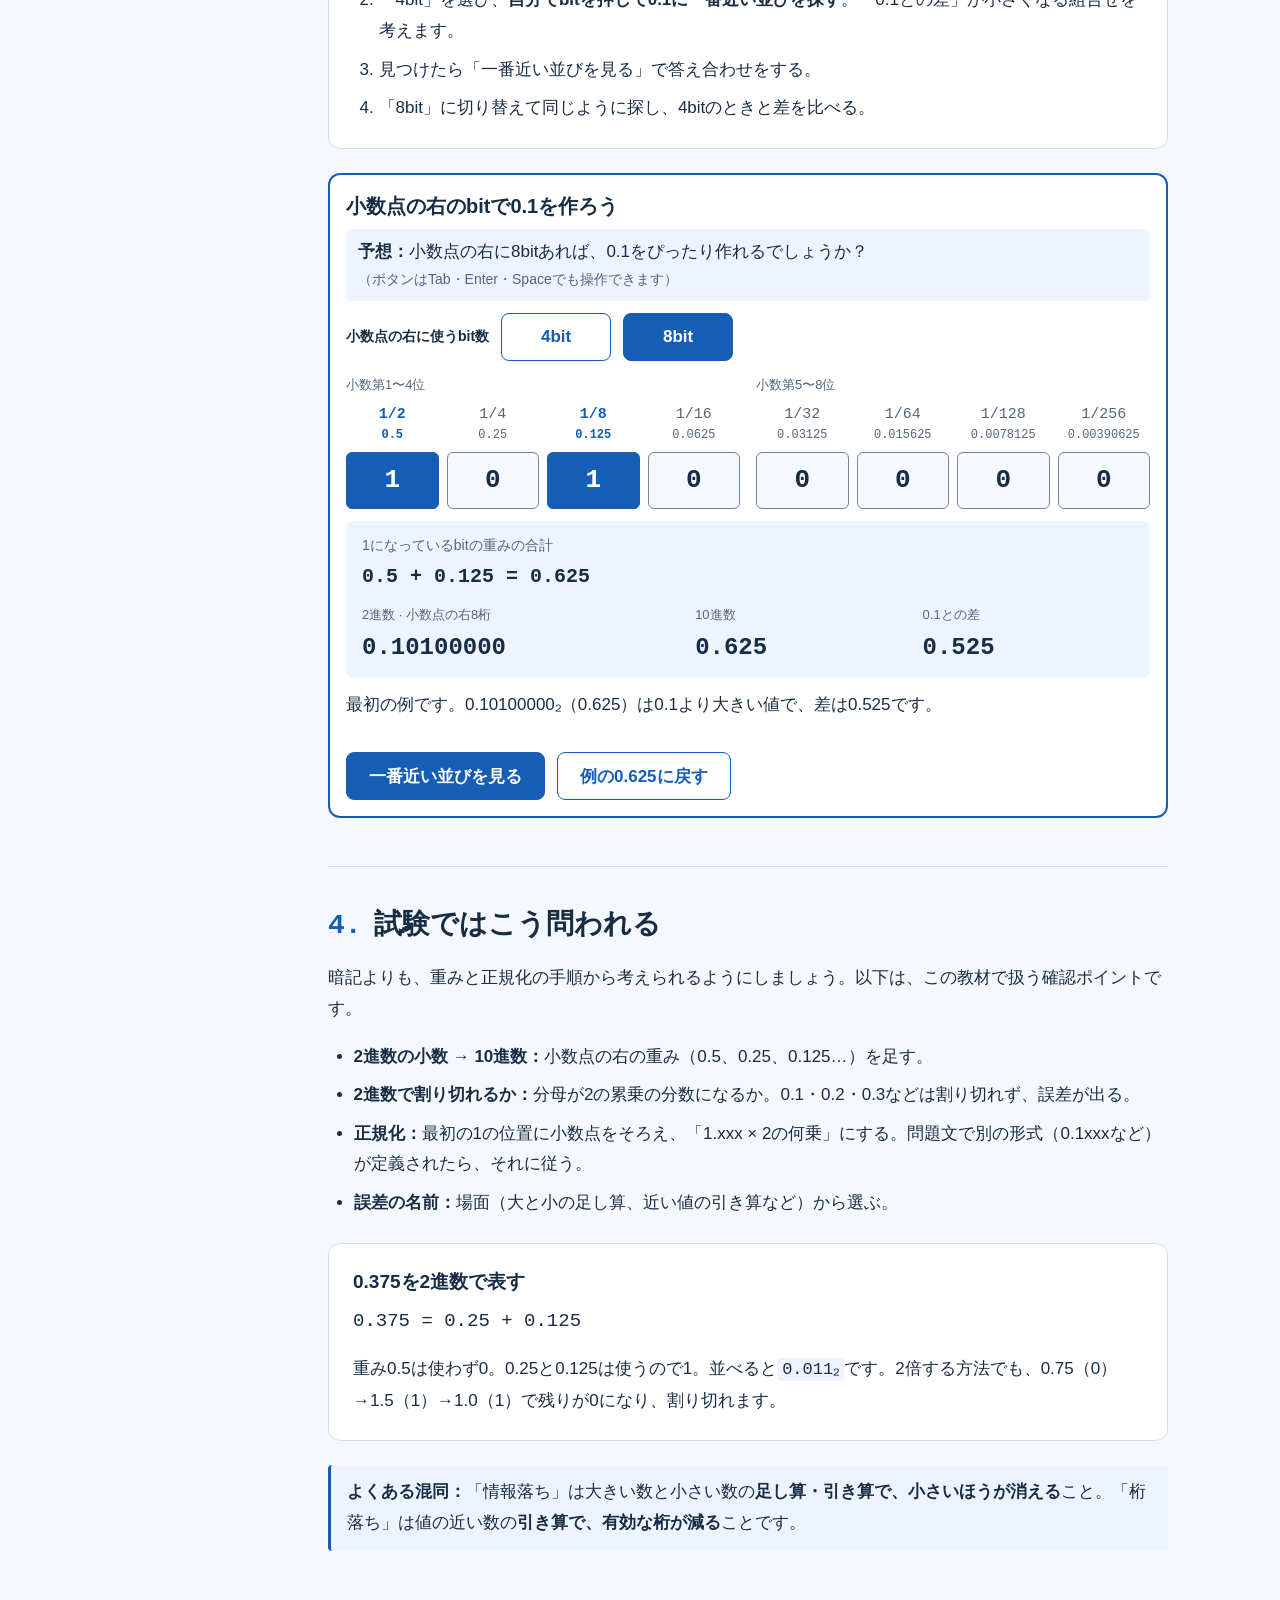
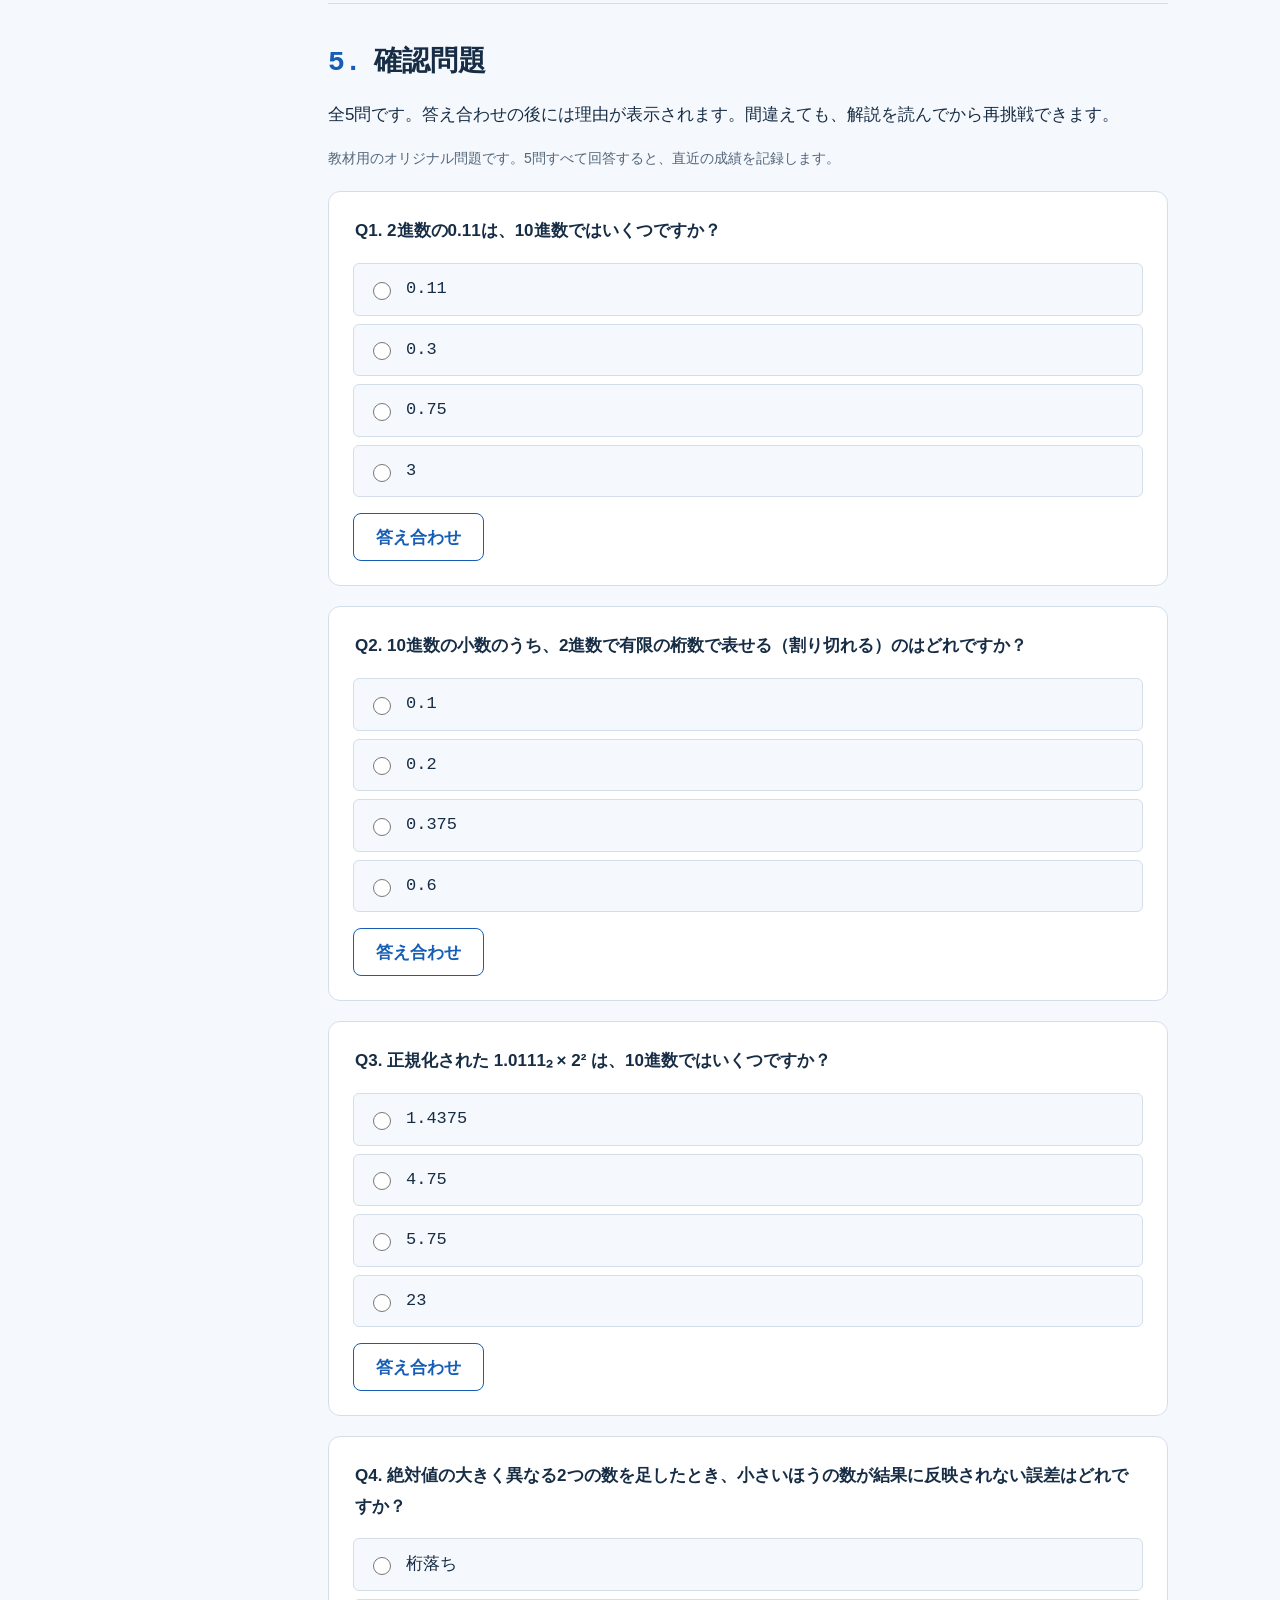
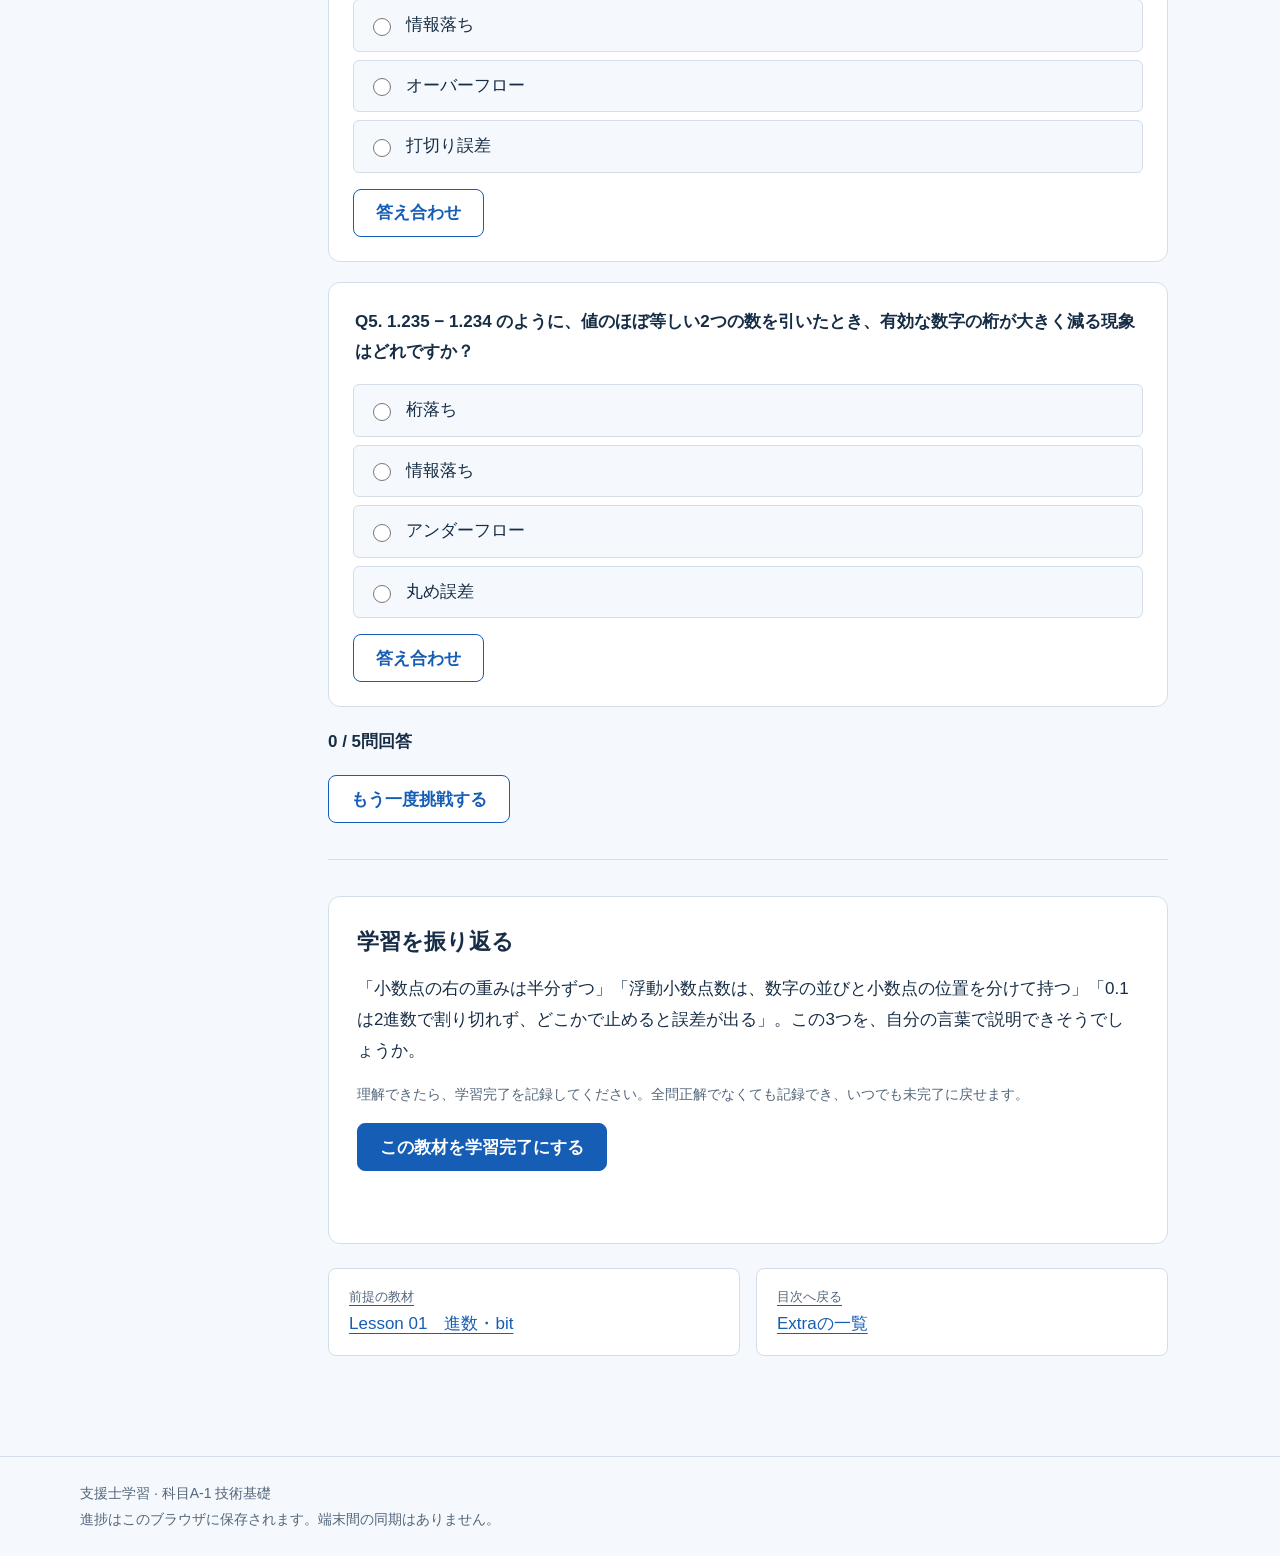
<file: lessons/e01-floating-point.html>
<!doctype html>
<html lang="ja">
<head>
  <meta charset="utf-8">
  <meta name="viewport" content="width=device-width, initial-scale=1">
  <meta name="description" content="小数点の右のbitで0.1を作り、2進数の小数・浮動小数点数・計算の誤差を学ぶ発展教材。">
  <title>Extra 01 浮動小数点数 | 科目A-1 技術基礎</title>
  <script src="../js/theme.js"></script>
  <link rel="stylesheet" href="../css/common.css">
  <link rel="stylesheet" href="../css/lesson.css">
  <link rel="stylesheet" href="../css/lab.css">
  <link rel="stylesheet" href="../css/floating-point.css">
  <script src="../js/curriculum.js" defer></script>
  <script src="../js/progress.js" defer></script>
  <script src="../js/common.js" defer></script>
  <script src="../js/quiz.js" defer></script>
  <script src="../js/labs/floating-point.js" defer></script>
</head>
<body data-lesson-id="30">
  <a class="skip-link" href="#main">本文へ移動</a>
  <header class="site-header"><div class="container header-inner"><a class="brand" href="../index.html">支援士学習<span>情報処理安全確保支援士 · 科目A-1</span></a><div class="header-actions"><a class="header-link" href="../index.html#curriculum">教材一覧</a><button type="button" class="button secondary theme-toggle" data-theme-toggle aria-label="ダークモード" aria-pressed="false" hidden>ダークモード：オフ</button></div></div></header>
  <main id="main" class="container" tabindex="-1">
    <p class="notice storage-notice" data-storage-notice role="status" hidden></p>
    <p class="notice theme-notice" data-theme-notice role="status" hidden></p>
    <noscript><p class="notice">JavaScriptが無効です。本文と例は読めますが、Lab・答え合わせ・進捗保存にはJavaScriptを有効にしてください。</p></noscript>
    <nav class="breadcrumb" aria-label="パンくず"><a href="../index.html">全体目次</a> / <a href="../index.html#chapter-11">Extra</a> / <span aria-current="page">浮動小数点数</span></nav>
    <header class="lesson-heading">
      <span class="status" data-lesson-status="30">未学習</span>
      <h1>Extra 01　浮動小数点数</h1>
      <p>コンピュータで0.1 + 0.2を計算すると、0.3になりません。小数点の右のbitで0.1を作って、理由を確かめましょう。</p>
      <div class="lesson-meta"><span>学習時間：25〜35分</span><span>前提知識：Lesson 01の「重み」</span><span>範囲：2進数の小数・浮動小数点数・計算の誤差</span></div>
    </header>
    <div class="lesson-layout">
      <nav class="lesson-toc" aria-label="ページ内目次">
        <h2>このページの内容</h2>
        <ol><li><a href="#image">まずイメージを掴む</a></li><li><a href="#mechanism">仕組みを理解する</a></li><li><a href="#lab">触ってみる</a></li><li><a href="#exam">試験ではこう問われる</a></li><li><a href="#quiz">確認問題</a></li><li><a href="#complete">学習を振り返る</a></li></ol>
      </nav>
      <article class="lesson-body" aria-label="浮動小数点数の教材">
        <p class="notice">本編より難しい発展内容（Extra）です。<a href="01-number-bit.html">Lesson 01　進数・bit</a>で「重み」を学んでから取り組んでください。</p>
        <section class="objectives" aria-labelledby="objectives-title">
          <h2 id="objectives-title">このページで学ぶこと</h2>
          <ul><li>2進数の小数を、小数点の右の重み（1/2、1/4、1/8…）の合計として読める。</li><li>10進数の0.1が、2進数では割り切れない理由を説明できる。</li><li>浮動小数点数が、数を「数字の並び（仮数）」と「小数点の位置（指数）」に分けて持つ理由を説明できる。</li><li>2進数の正規化で、先頭が必ず「1.」になり、その1を保存しない理由を説明できる。</li><li>丸め誤差・情報落ち・桁落ちを、例で区別できる。</li></ul>
        </section>
        <section id="image" class="lesson-section" aria-labelledby="image-title">
          <h2 id="image-title"><span class="section-number">1.</span>まずイメージを掴む</h2>
          <div class="example">
            <h3>0.1 + 0.2 は、0.3にならない</h3>
            <p>多くのプログラミング言語で<code>0.1 + 0.2</code>を計算すると、結果は<code>0.30000000000000004</code>になります。計算の間違いではなく、コンピュータが小数を2進数で持つために起きる<strong>誤差</strong>です。</p>
            <p>金額の計算でこの誤差が積み重なると、合計が1円ずれるといった不具合になります。そのため、お金は「円」や「セント」単位の整数で計算するのが基本です。</p>
          </div>
          <p>10進数でも、1 ÷ 3 = 0.333…のように<strong>割り切れない数</strong>があります。どこかの桁で止めると、本当の値との差（誤差）が残ります。</p>
          <p>2進数でも同じことが起きます。しかも、10進数ではきれいな<strong>0.1が、2進数では割り切れません</strong>。このページでは、その理由と、コンピュータが小数をどう持っているかを見ていきます。</p>
          <div class="example">
            <h3>桁の多い数は「×10の何乗」で書く</h3>
            <p>光の速さは約<code>300,000,000</code>m/秒、1ナノ秒は<code>0.000000001</code>秒です。0を並べると読みにくいので、<code>3.0 × 10⁸</code>、<code>1.0 × 10⁻⁹</code>と書きます（10⁻⁹は「10で9回割る」の意味です）。</p>
            <p>小数点の位置を「10の何乗」で表すと、とても大きい数も小さい数も、少ない桁で書けます。この書き方を2進数で行うのが、<strong>浮動小数点数</strong>です。「浮動」は、小数点の位置が動くという意味です。</p>
          </div>
        </section>
        <section id="mechanism" class="lesson-section" aria-labelledby="mechanism-title">
          <h2 id="mechanism-title"><span class="section-number">2.</span>仕組みを理解する</h2>
          <h3>小数点の右の重みは、1/2、1/4、1/8…</h3>
          <p>Lesson 01では、2進数の重みが右から左へ1、2、4、8…と2倍になることを学びました。逆に、左から右へ進むと重みは<strong>半分</strong>になります。小数点を越えて右へ進んでも、同じように半分になり続けます。</p>
          <div class="example">
            <div class="place-values"><div class="place-value">一の位<strong>1</strong>重み1</div><div class="place-value">小数第1位<strong>1</strong>重み1/2</div><div class="place-value">小数第2位<strong>0</strong>重み1/4</div><div class="place-value">小数第3位<strong>1</strong>重み1/8</div></div>
            <p class="formula">1.101₂ = 1 + 0.5 + 0.125 = 1.625</p>
            <p>整数のときと同じく、1の桁の重みを足します。この教材では、2進数であることを<code>₂</code>で示します。</p>
          </div>
          <table class="reference-table">
            <caption>小数点の右の重み</caption>
            <thead><tr><th scope="col">桁</th><th scope="col">重み（分数）</th><th scope="col">重み（10進数の小数）</th></tr></thead>
            <tbody><tr><td>小数第1位</td><td class="number">1/2</td><td class="number">0.5</td></tr><tr><td>小数第2位</td><td class="number">1/4</td><td class="number">0.25</td></tr><tr><td>小数第3位</td><td class="number">1/8</td><td class="number">0.125</td></tr><tr><td>小数第4位</td><td class="number">1/16</td><td class="number">0.0625</td></tr><tr><td>小数第5位</td><td class="number">1/32</td><td class="number">0.03125</td></tr><tr><td>小数第6位</td><td class="number">1/64</td><td class="number">0.015625</td></tr><tr><td>小数第7位</td><td class="number">1/128</td><td class="number">0.0078125</td></tr><tr><td>小数第8位</td><td class="number">1/256</td><td class="number">0.00390625</td></tr></tbody>
          </table>
          <h3>0.1を2進数に直すと、終わらない</h3>
          <p>10進数の小数を2進数に直すときも、Lesson 01と同じく<strong>大きい重みから順に、残りから引けるかどうか</strong>を見ます。0.1で試してみましょう。</p>
          <div class="table-scroll" tabindex="0" role="region" aria-label="0.1を2進数に直す表。狭い画面では横スクロールできます。"><table class="reference-table">
            <caption>10進数の0.1を、小数点の右8桁まで2進数に直す</caption>
            <thead><tr><th scope="col">重み</th><th scope="col">残りから引ける？</th><th scope="col">bit</th><th scope="col">引いた後の残り</th></tr></thead>
            <tbody><tr><td class="number">0.5</td><td>0.1から0.5は引けない</td><td class="number">0</td><td class="number">0.1</td></tr><tr><td class="number">0.25</td><td>引けない</td><td class="number">0</td><td class="number">0.1</td></tr><tr><td class="number">0.125</td><td>引けない</td><td class="number">0</td><td class="number">0.1</td></tr><tr><td class="number">0.0625</td><td>0.1 − 0.0625</td><td class="number">1</td><td class="number">0.0375</td></tr><tr><td class="number">0.03125</td><td>0.0375 − 0.03125</td><td class="number">1</td><td class="number">0.00625</td></tr><tr><td class="number">0.015625</td><td>引けない</td><td class="number">0</td><td class="number">0.00625</td></tr><tr><td class="number">0.0078125</td><td>引けない</td><td class="number">0</td><td class="number">0.00625</td></tr><tr><td class="number">0.00390625</td><td>0.00625 − 0.00390625</td><td class="number">1</td><td class="number">0.00234375</td></tr></tbody>
          </table></div>
          <p>8桁目まで進めても、残りは0になりません。続けると<code>0.0001100110011…₂</code>のように、<strong>「0011」が永遠に繰り返されます</strong>。10進数の1/3 = 0.333…と同じで、どこかで止めるしかありません。</p>
          <div class="example">
            <h3>別の求め方：2倍して、整数部分を取り出す</h3>
            <p>試験では、小数を<strong>2倍して、1以上なら1、1未満なら0</strong>を並べる方法もよく使います。1以上になったら1を引いて続けます。</p>
            <p class="formula">0.1→0.2（0）→0.4（0）→0.8（0）→1.6（1）→1.2（1）→0.4（0）…</p>
            <p>最後の0.4は、2つ目の0.4と同じ数です。ここから先は同じ計算の繰り返しになるので、2進数の小数も繰り返しになります。</p>
          </div>
          <p class="notice"><strong>2進数で割り切れる小数の見分け方：</strong>分母が2、4、8、16…（2の累乗）の分数で表せる小数だけが、2進数で割り切れます。0.5（1/2）、0.375（3/8）、0.625（5/8）は割り切れます。0.1（1/10）、0.2（1/5）、0.3（3/10）は、分母に5が残るので割り切れません。</p>
          <h3>固定小数点数の困りごと：席の分け方を先に決めてしまう</h3>
          <p>Labのように「小数点の右に8bit」と、小数点の位置を最初から決めておく方法を<strong>固定小数点数</strong>と呼びます。仕組みは単純ですが、<strong>整数部分の席と小数部分の席を、先に分けてしまう</strong>のが弱点です。</p>
          <div class="example">
            <h3>32bitを「左16bit・右16bit」に分けた場合</h3>
            <ul><li>整数部分は16bitなので、表せるのは65,535まで。光の速さ（約3億）は入りません。</li><li>小数部分は16bitなので、刻みは1/65,536（約0.000015）。1ナノ秒（0.000000001）は0になってしまいます。</li></ul>
            <p>左の席を増やせば大きい数は入りますが、右の席が減って細かい数が入らなくなります。どちらかを我慢するしかありません。</p>
          </div>
          <h3>発想：「数字の並び」と「小数点の位置」を分けて覚える</h3>
          <p>「1. まずイメージを掴む」の<code>3.0 × 10⁸</code>を思い出してください。この書き方は、数を次の2つに分けて覚えています。</p>
          <ul><li><strong>数字の並び：</strong><code>3.0</code></li><li><strong>小数点の位置：</strong><code>× 10⁸</code>（小数点を右へ8つ動かす）</li></ul>
          <p>24.675なら、並びは「24675」、小数点は「先頭から2桁目の後ろ」なので<code>2.4675 × 10¹</code>です。ここで大事なのは、<strong>「24」と「675」を別々に覚えていない</strong>ことです。整数部分も小数部分も、1本の数字の並びにつなげています。</p>
          <p>浮動小数点数は、これを2進数で行います。24.675で手順を見てみましょう。</p>
          <ol><li>整数部分と小数部分を、それぞれ2進数に直す：24 → <code>11000₂</code>、0.675 → <code>0.10101100110011…₂</code>（0.1と同じく割り切れません）。</li><li>小数点をはさんで1本につなげる：<code>11000.10101100110011…₂</code></li><li>「数字の並び」と「小数点の位置」に分けて覚える：<code>1.100010101100110011…₂ × 2⁴</code></li></ol>
          <p>数字の並びの部分を<strong>仮数</strong>、小数点の位置（2の何乗か）を<strong>指数</strong>と呼びます。これに正・負を表す<strong>符号</strong>を加えた3つで、1つの数を表します。指数を変えれば小数点の位置が動くので、とても大きい数もとても小さい数も、同じbit数で表せます。</p>
          <h3>なぜ「1.xxx」の形にそろえるのか：正規化</h3>
          <p>実は、小数点の位置の書き方は1通りではありません。24.675は、次のどれでも同じ値です。</p>
          <p class="formula">11000.1010…₂ × 2⁰ = 1.10001010…₂ × 2⁴ = 0.110001010…₂ × 2⁵ = 0.0110001010…₂ × 2⁶</p>
          <p>書き方がばらばらだと、2つの数を比べたり足したりするたびに、そろえ直す手間がかかります。また<code>0.0110…</code>のように先頭に0を並べると、限られた仮数の席を、意味のない0で使ってしまいます。</p>
          <p>そこで、<strong>最初に出てくる1のすぐ後ろに小数点を置く</strong>と決めます。こうすると、どの数も書き方が1通りになり、先頭の0で席を無駄にしません。このようにそろえることを<strong>正規化</strong>と呼びます。</p>
          <div class="example">
            <h3>5.75と0.375を正規化する</h3>
            <p class="formula">5.75 = 4 + 1 + 0.5 + 0.25 = 101.11₂ = 1.0111₂ × 2²</p>
            <p>小数点を左へ2つ動かすと、先頭が「1.」になります。動かした数の2が指数です。</p>
            <p class="formula">0.375 = 0.25 + 0.125 = 0.011₂ = 1.1₂ × 2⁻²</p>
            <p>1より小さい数では、小数点を右へ動かすので、指数がマイナスになります。</p>
          </div>
          <p>10進数の正規化（<code>2.4675 × 10¹</code>）では、先頭の数字は1〜9のどれかです。ところが2進数で使う数字は0と1だけなので、最初に出てくる0以外の数字は<strong>必ず1</strong>です。だから2進数の浮動小数点数は、どの数でも「1.xxx」の形になります。「1.xxx」は値が1くらいという意味ではなく、24.675も1000000も同じ形になります。</p>
          <p class="small muted">試験では、最初の1を小数点の右に置く「0.1xxx」の形が問題文で定義されることもあります。最初の1を決まった位置にそろえる考え方は同じで、置き場所の約束が違うだけです。形式の説明を読んで、そのとおりに当てはめてください。</p>
          <h3>必ず1なら、保存しなくてよい</h3>
          <p>正規化した数の先頭は、必ず1です。必ず1だと分かっているものを毎回保存するのは、席の無駄です。そこで<strong>「1.」より後ろだけを仮数部に入れ</strong>、読み出すときに1を補います。省いた1bitの分、ほかの数字を1bit多く入れられます。</p>
          <h3>IEEE 754の単精度：32bitの割り当て</h3>
          <p>多くのコンピュータは、<strong>IEEE 754</strong>という国際標準の形式を使います。32bitの<strong>単精度</strong>では、ここまでの考え方を次のように割り当てます。</p>
          <div class="table-scroll" tabindex="0" role="region" aria-label="単精度浮動小数点数の構成の表。狭い画面では横スクロールできます。"><table class="reference-table">
            <caption>単精度（32bit）の構成と、5.75を表した例</caption>
            <thead><tr><th scope="col">部分</th><th scope="col">bit数</th><th scope="col">入れるもの</th><th scope="col">5.75の場合</th></tr></thead>
            <tbody><tr><td>符号部</td><td class="number">1</td><td>正なら0、負なら1</td><td class="number">0</td></tr><tr><td>指数部</td><td class="number">8</td><td>指数に127を足した値</td><td class="number">2 + 127 = 129 → 10000001</td></tr><tr><td>仮数部</td><td class="number">23</td><td>正規化した「1.xxx」の、小数点より右（先頭の1は保存しない）</td><td class="number">0111 0000…（残りは0）</td></tr></tbody>
          </table></div>
          <p>指数に127を足すのは、0.375の<code>2⁻²</code>のように<strong>指数がマイナスになることがある</strong>からです。127を足してから保存すると、−2は125になり、マイナスの指数も0以上の数として8bitに入れられます。読み出すときは127を引いて戻します。</p>
          <h3>整数部分と小数部分は、仮数部の席を分け合う</h3>
          <p>仮数部には、整数部分と小数部分をつなげた並びが入ります。固定小数点数のように席が分かれていないので、<strong>整数部分が長いほど、小数部分に残る席が減ります</strong>。24.675の仮数部の中身を分けてみましょう。</p>
          <div class="table-scroll" tabindex="0" role="region" aria-label="24.675の仮数部の内訳の表。狭い画面では横スクロールできます。"><table class="reference-table">
            <caption>24.675（= 1.100010101100110011…₂ × 2⁴）の仮数部23bitの内訳</caption>
            <thead><tr><th scope="col">先頭の1</th><th scope="col">24の残り</th><th scope="col">0.675の部分</th></tr></thead>
            <tbody><tr><td>保存しない</td><td class="number">1000（4bit）</td><td class="number">1010110011001100110（19bit）</td></tr></tbody>
          </table></div>
          <div class="table-scroll" tabindex="0" role="region" aria-label="整数部分の大きさと小数部分に残る席の表。狭い画面では横スクロールできます。"><table class="reference-table">
            <caption>整数部分の大きさと、小数部分に残る席（単精度）</caption>
            <thead><tr><th scope="col">値</th><th scope="col">整数部分が使う席</th><th scope="col">小数部分に残る席</th><th scope="col">実際に保存される値</th></tr></thead>
            <tbody><tr><td class="number">24.675</td><td>4bit</td><td>19bit</td><td class="number">24.674999237…</td></tr><tr><td class="number">1000000.675</td><td>19bit</td><td>4bit（1/16刻み）</td><td class="number">1000000.6875</td></tr></tbody>
          </table></div>
          <p>100万を超えると、小数部分は0.0625刻みでしか表せず、0.675は一番近い0.6875に<strong>丸め</strong>られます（表せる中で近い値にそろえること）。小さい数は細かく、大きい数は粗く表す。これが浮動小数点数の性質で、正確な桁数の目安は10進数で約7桁です。64bitの<strong>倍精度</strong>（符号部1bit・指数部11bit・仮数部52bit）では、約15〜16桁になります。</p>
          <h3>計算で生じる誤差の種類</h3>
          <p>仮数の席に限りがあり、大きい数ほど細かい桁が入らないため、計算のしかたによって誤差が目立つことがあります。分かりやすくするため、ここでは<strong>10進数で有効数字4桁</strong>（仮数を4桁まで持てる）のコンピュータを考えます。</p>
          <div class="table-scroll" tabindex="0" role="region" aria-label="誤差の種類の表。狭い画面では横スクロールできます。"><table class="reference-table error-table">
            <caption>誤差の種類（有効数字4桁で考える）</caption>
            <thead><tr><th scope="col">名前</th><th scope="col">起きる場面</th><th scope="col">例</th></tr></thead>
            <tbody><tr><th scope="row">丸め誤差</th><td>表せる桁に収めるため、切り捨て・切り上げ・四捨五入をする</td><td>1 ÷ 3 = 0.3333…を、0.3333として持つ</td></tr><tr><th scope="row">情報落ち</th><td>絶対値の大きい数と小さい数を足し引きすると、小さい数が結果に反映されない</td><td>10000 + 0.1 = 10000.1だが、4桁では1.000 × 10⁴（10000）のまま</td></tr><tr><th scope="row">桁落ち</th><td>値の近い数どうしを引くと、有効な数字の桁が大きく減る</td><td>1.2346を丸めた1.235と、1.2344を丸めた1.234を引くと0.001。本当の差0.0002の5倍になる</td></tr><tr><th scope="row">桁あふれ</th><td>計算結果が、指数部で表せる範囲を超える</td><td>大きすぎる：オーバーフロー。0に近すぎる：アンダーフロー</td></tr><tr><th scope="row">打切り誤差</th><td>終わらない計算を、決めた回数で打ち切る</td><td>円周率を、足し算の繰り返しで100回分だけ計算して止める</td></tr></tbody>
          </table></div>
          <p>情報落ちは、たくさんの数を足すときに<strong>絶対値の小さい数から順に足す</strong>と減らせます。小さい数どうしを先にまとめると、大きい数に足したときに消えにくくなるからです。</p>
        </section>
        <section id="lab" class="lesson-section" aria-labelledby="lab-title">
          <h2 id="lab-title"><span class="section-number">3.</span>触ってみる</h2>
          <div class="example lab-goal"><h3>このLabで確かめること</h3><ul><li>小数点の右の重みが、1/2、1/4…と半分ずつ小さくなること。</li><li>0.1は、bitをどう組み合わせても<strong>ぴったりにならない</strong>こと。</li><li>使うbit数を増やすと、0.1との差（誤差）を小さくできること。</li></ul><p class="small muted">このLabは、小数点の位置を決めた固定小数点数です。浮動小数点数の仮数部でも、同じように桁数が限られます。</p><h4>進め方</h4><ol><li>最初は本文の例に近い<code>0.101₂</code>（0.625）です。左端のbitを切り替え、値がいくつ変わるかを見る。</li><li>「4bit」を選び、<strong>自分でbitを押して0.1に一番近い並びを探す</strong>。「0.1との差」が小さくなる組合せを考えます。</li><li>見つけたら「一番近い並びを見る」で答え合わせをする。</li><li>「8bit」に切り替えて同じように探し、4bitのときと差を比べる。</li></ol></div>
          <noscript><div class="example"><h3>Labの例：8bitで0.1に一番近い並び</h3><p class="formula">0.00011010₂ = 0.0625 + 0.03125 + 0.0078125 = 0.1015625</p><p>0.1との差は0.0015625です。8bitでは、これより0.1に近い並びはありません。</p></div></noscript>
          <div class="lab" data-fraction-lab hidden>
            <h3>小数点の右のbitで0.1を作ろう</h3>
            <p class="prediction"><strong>予想：</strong>小数点の右に8bitあれば、0.1をぴったり作れるでしょうか？<span class="small muted">（ボタンはTab・Enter・Spaceでも操作できます）</span></p>
            <div class="fraction-width" role="group" aria-labelledby="fraction-width-label"><span id="fraction-width-label">小数点の右に使うbit数</span><button type="button" class="button secondary signal-toggle" data-width="4" aria-pressed="false">4bit</button><button type="button" class="button secondary signal-toggle" data-width="8" aria-pressed="true">8bit</button></div>
            <div class="bit-groups" role="group" aria-label="小数点の右の8bitを切り替える">
              <div class="bit-group"><p class="bit-group-label">小数第1〜4位</p><div class="bit-row">
                <div class="bit-cell"><span class="bit-weight" aria-hidden="true">1/2<span class="weight-decimal">0.5</span></span><button type="button" class="bit-button" data-bit-place="1" aria-label="小数第1位（重み1/2）のbit" aria-pressed="true">1</button></div>
                <div class="bit-cell"><span class="bit-weight" aria-hidden="true">1/4<span class="weight-decimal">0.25</span></span><button type="button" class="bit-button" data-bit-place="2" aria-label="小数第2位（重み1/4）のbit" aria-pressed="false">0</button></div>
                <div class="bit-cell"><span class="bit-weight" aria-hidden="true">1/8<span class="weight-decimal">0.125</span></span><button type="button" class="bit-button" data-bit-place="3" aria-label="小数第3位（重み1/8）のbit" aria-pressed="true">1</button></div>
                <div class="bit-cell"><span class="bit-weight" aria-hidden="true">1/16<span class="weight-decimal">0.0625</span></span><button type="button" class="bit-button" data-bit-place="4" aria-label="小数第4位（重み1/16）のbit" aria-pressed="false">0</button></div>
              </div></div>
              <div class="bit-group" data-lower-group><p class="bit-group-label" data-lower-label>小数第5〜8位</p><div class="bit-row">
                <div class="bit-cell"><span class="bit-weight" aria-hidden="true">1/32<span class="weight-decimal">0.03125</span></span><button type="button" class="bit-button" data-bit-place="5" aria-label="小数第5位（重み1/32）のbit" aria-pressed="false">0</button></div>
                <div class="bit-cell"><span class="bit-weight" aria-hidden="true">1/64<span class="weight-decimal">0.015625</span></span><button type="button" class="bit-button" data-bit-place="6" aria-label="小数第6位（重み1/64）のbit" aria-pressed="false">0</button></div>
                <div class="bit-cell"><span class="bit-weight" aria-hidden="true">1/128<span class="weight-decimal">0.0078125</span></span><button type="button" class="bit-button" data-bit-place="7" aria-label="小数第7位（重み1/128）のbit" aria-pressed="false">0</button></div>
                <div class="bit-cell"><span class="bit-weight" aria-hidden="true">1/256<span class="weight-decimal">0.00390625</span></span><button type="button" class="bit-button" data-bit-place="8" aria-label="小数第8位（重み1/256）のbit" aria-pressed="false">0</button></div>
              </div></div>
            </div>
            <div class="lab-result">
              <p class="small muted">1になっているbitの重みの合計</p>
              <p class="lab-equation" data-equation>0.5 + 0.125 = 0.625</p>
              <dl class="number-results"><div><dt data-binary-label>2進数 · 小数点の右8桁</dt><dd data-binary>0.10100000</dd></div><div><dt>10進数</dt><dd data-decimal>0.625</dd></div><div><dt>0.1との差</dt><dd data-difference>0.525</dd></div></dl>
            </div>
            <p class="lab-reason" data-lab-reason>最初の例です。0.10100000₂（0.625）は0.1より大きい値で、差は0.525です。</p>
            <p class="sr-only" data-lab-status role="status" aria-atomic="true"></p>
            <div class="lab-actions"><button type="button" class="button" data-lab-nearest>一番近い並びを見る</button><button type="button" class="button secondary" data-lab-reset>例の0.625に戻す</button></div>
          </div>
        </section>
        <section id="exam" class="lesson-section" aria-labelledby="exam-title">
          <h2 id="exam-title"><span class="section-number">4.</span>試験ではこう問われる</h2>
          <p>暗記よりも、重みと正規化の手順から考えられるようにしましょう。以下は、この教材で扱う確認ポイントです。</p>
          <ul><li><strong>2進数の小数 → 10進数：</strong>小数点の右の重み（0.5、0.25、0.125…）を足す。</li><li><strong>2進数で割り切れるか：</strong>分母が2の累乗の分数になるか。0.1・0.2・0.3などは割り切れず、誤差が出る。</li><li><strong>正規化：</strong>最初の1の位置に小数点をそろえ、「1.xxx × 2の何乗」にする。問題文で別の形式（0.1xxxなど）が定義されたら、それに従う。</li><li><strong>誤差の名前：</strong>場面（大と小の足し算、近い値の引き算など）から選ぶ。</li></ul>
          <div class="example"><h3>0.375を2進数で表す</h3><p class="formula">0.375 = 0.25 + 0.125</p><p>重み0.5は使わず0。0.25と0.125は使うので1。並べると<code>0.011₂</code>です。2倍する方法でも、0.75（0）→1.5（1）→1.0（1）で残りが0になり、割り切れます。</p></div>
          <p class="notice"><strong>よくある混同：</strong>「情報落ち」は大きい数と小さい数の<strong>足し算・引き算で、小さいほうが消える</strong>こと。「桁落ち」は値の近い数の<strong>引き算で、有効な桁が減る</strong>ことです。</p>
        </section>
        <section id="quiz" class="lesson-section" aria-labelledby="quiz-title" data-quiz data-quiz-version="1">
          <h2 id="quiz-title"><span class="section-number">5.</span>確認問題</h2>
          <p>全5問です。答え合わせの後には理由が表示されます。間違えても、解説を読んでから再挑戦できます。</p>
          <p class="small muted">教材用のオリジナル問題です。5問すべて回答すると、直近の成績を記録します。</p>
          <p class="small muted" data-quiz-saved></p>
          <form class="quiz-question" novalidate data-answer="0.75" data-explanation="小数第1位の重みは0.5、小数第2位の重みは0.25です。0.5 + 0.25 = 0.75です。">
            <fieldset><legend>Q1. 2進数の0.11は、10進数ではいくつですか？</legend><div class="quiz-options"><label><input type="radio" name="answer" value="0.11" aria-describedby="feedback-q1"><span class="number">0.11</span></label><label><input type="radio" name="answer" value="0.3" aria-describedby="feedback-q1"><span class="number">0.3</span></label><label><input type="radio" name="answer" value="0.75" aria-describedby="feedback-q1"><span class="number">0.75</span></label><label><input type="radio" name="answer" value="3" aria-describedby="feedback-q1"><span class="number">3</span></label></div></fieldset>
            <button type="submit" class="button secondary" hidden>答え合わせ</button><p id="feedback-q1" data-feedback class="quiz-feedback" role="status" hidden></p>
          </form>
          <form class="quiz-question" novalidate data-answer="0.375" data-explanation="0.375 = 3/8で、分母が2の累乗です。0.25 + 0.125なので、2進数では0.011と割り切れます。0.1・0.2・0.6は分母に5が残り、割り切れません。">
            <fieldset><legend>Q2. 10進数の小数のうち、2進数で有限の桁数で表せる（割り切れる）のはどれですか？</legend><div class="quiz-options"><label><input type="radio" name="answer" value="0.1" aria-describedby="feedback-q2"><span class="number">0.1</span></label><label><input type="radio" name="answer" value="0.2" aria-describedby="feedback-q2"><span class="number">0.2</span></label><label><input type="radio" name="answer" value="0.375" aria-describedby="feedback-q2"><span class="number">0.375</span></label><label><input type="radio" name="answer" value="0.6" aria-describedby="feedback-q2"><span class="number">0.6</span></label></div></fieldset>
            <button type="submit" class="button secondary" hidden>答え合わせ</button><p id="feedback-q2" data-feedback class="quiz-feedback" role="status" hidden></p>
          </form>
          <form class="quiz-question" novalidate data-answer="5.75" data-explanation="× 2²は、小数点を右へ2つ動かすことです。1.0111₂は101.11₂になり、4 + 1 + 0.5 + 0.25 = 5.75です。">
            <fieldset><legend>Q3. 正規化された 1.0111₂ × 2² は、10進数ではいくつですか？</legend><div class="quiz-options"><label><input type="radio" name="answer" value="1.4375" aria-describedby="feedback-q3"><span class="number">1.4375</span></label><label><input type="radio" name="answer" value="4.75" aria-describedby="feedback-q3"><span class="number">4.75</span></label><label><input type="radio" name="answer" value="5.75" aria-describedby="feedback-q3"><span class="number">5.75</span></label><label><input type="radio" name="answer" value="23" aria-describedby="feedback-q3"><span class="number">23</span></label></div></fieldset>
            <button type="submit" class="button secondary" hidden>答え合わせ</button><p id="feedback-q3" data-feedback class="quiz-feedback" role="status" hidden></p>
          </form>
          <form class="quiz-question" novalidate data-answer="information" data-explanation="絶対値の大きい数に小さい数を足すと、仮数の桁に収まらず、小さい数が結果に反映されません。これが情報落ちです。小さい数から順に足すと減らせます。">
            <fieldset><legend>Q4. 絶対値の大きく異なる2つの数を足したとき、小さいほうの数が結果に反映されない誤差はどれですか？</legend><div class="quiz-options"><label><input type="radio" name="answer" value="cancellation" aria-describedby="feedback-q4"><span>桁落ち</span></label><label><input type="radio" name="answer" value="information" aria-describedby="feedback-q4"><span>情報落ち</span></label><label><input type="radio" name="answer" value="overflow" aria-describedby="feedback-q4"><span>オーバーフロー</span></label><label><input type="radio" name="answer" value="truncation" aria-describedby="feedback-q4"><span>打切り誤差</span></label></div></fieldset>
            <button type="submit" class="button secondary" hidden>答え合わせ</button><p id="feedback-q4" data-feedback class="quiz-feedback" role="status" hidden></p>
          </form>
          <form class="quiz-question" novalidate data-answer="cancellation" data-explanation="値の近い数どうしを引くと、上の桁が打ち消し合い、有効な数字の桁が大きく減ります。これが桁落ちです。">
            <fieldset><legend>Q5. 1.235 − 1.234 のように、値のほぼ等しい2つの数を引いたとき、有効な数字の桁が大きく減る現象はどれですか？</legend><div class="quiz-options"><label><input type="radio" name="answer" value="cancellation" aria-describedby="feedback-q5"><span>桁落ち</span></label><label><input type="radio" name="answer" value="information" aria-describedby="feedback-q5"><span>情報落ち</span></label><label><input type="radio" name="answer" value="underflow" aria-describedby="feedback-q5"><span>アンダーフロー</span></label><label><input type="radio" name="answer" value="rounding" aria-describedby="feedback-q5"><span>丸め誤差</span></label></div></fieldset>
            <button type="submit" class="button secondary" hidden>答え合わせ</button><p id="feedback-q5" data-feedback class="quiz-feedback" role="status" hidden></p>
          </form>
          <p class="quiz-summary" data-quiz-summary role="status">0 / 5問回答</p>
          <button type="button" class="button secondary" data-quiz-reset hidden>もう一度挑戦する</button>
        </section>
        <section id="complete" class="lesson-section" aria-labelledby="complete-title">
          <div class="completion-panel"><h2 id="complete-title">学習を振り返る</h2><p>「小数点の右の重みは半分ずつ」「浮動小数点数は、数字の並びと小数点の位置を分けて持つ」「0.1は2進数で割り切れず、どこかで止めると誤差が出る」。この3つを、自分の言葉で説明できそうでしょうか。</p><p class="small muted">理解できたら、学習完了を記録してください。全問正解でなくても記録でき、いつでも未完了に戻せます。</p><button type="button" class="button" data-complete hidden>この教材を学習完了にする</button><p class="completion-message" data-completion-message role="status"></p></div>
          <nav class="lesson-nav" aria-label="教材の前後ナビゲーション"><a href="01-number-bit.html"><span>前提の教材</span>Lesson 01　進数・bit</a><a href="../index.html#chapter-11"><span>目次へ戻る</span>Extraの一覧</a></nav>
        </section>
      </article>
    </div>
  </main>
  <footer class="site-footer"><div class="container"><p>支援士学習 · 科目A-1 技術基礎</p><p>進捗はこのブラウザに保存されます。端末間の同期はありません。</p></div></footer>
</body>
</html>
</file>
<file: css/common.css>
:root {
  color-scheme: light;
  --color-bg: #f5f8fc;
  --color-surface: #ffffff;
  --color-text: #172d45;
  --color-muted: #53667b;
  --color-primary: #165db5;
  --color-primary-hover: #104a92;
  --color-on-primary: #ffffff;
  --color-tint: #edf4ff;
  --color-border: #d4deea;
  --color-input-border: #73869e;
  --color-planned-bg: #eef1f5;
  --color-success: #176245;
  --color-success-bg: #edf8f2;
  --color-error: #a42d2d;
  --color-error-bg: #fff3f1;
  --color-focus: #a35200;
  --scroll-thumb: #8c9fb4;
  --scroll-track: #edf2f7;
  --scroll-hover: #53667b;
  --radius: 12px;
  --space-1: 4px;
  --space-2: 8px;
  --space-3: 16px;
  --space-4: 24px;
  --space-5: 32px;
  --space-6: 48px;
  --font-body: Meiryo, "Hiragino Sans", "Noto Sans JP", "Noto Sans CJK JP", sans-serif;
  --font-number: Consolas, "SFMono-Regular", "Liberation Mono", monospace;
  scrollbar-color: var(--scroll-thumb) var(--scroll-track);
  scrollbar-width: auto;
}
:root[data-theme="dark"] {
  color-scheme: dark;
  --color-bg: #141c26;
  --color-surface: #1d2836;
  --color-text: #e5edf7;
  --color-muted: #b3c2d5;
  --color-primary: #8bbdff;
  --color-primary-hover: #b6d5ff;
  --color-on-primary: #122239;
  --color-tint: #263b54;
  --color-border: #43546a;
  --color-input-border: #8298b2;
  --color-planned-bg: #2b3544;
  --color-success: #93dfb6;
  --color-success-bg: #203c31;
  --color-error: #ffb4aa;
  --color-error-bg: #442b2d;
  --color-focus: #ffc777;
  --scroll-thumb: #8298b2;
  --scroll-track: #1d2836;
  --scroll-hover: #b3c2d5;
}
* { box-sizing: border-box; }
body { margin: 0; background: var(--color-bg); color: var(--color-text); font-family: var(--font-body); font-size: 17px; line-height: 1.8; overflow-wrap: anywhere; }
[hidden] { display: none !important; }
::-webkit-scrollbar { width: 12px; height: 12px; }
::-webkit-scrollbar-track { background: var(--scroll-track); }
::-webkit-scrollbar-thumb { background: var(--scroll-thumb); border: 3px solid var(--scroll-track); border-radius: 8px; }
::-webkit-scrollbar-thumb:hover, ::-webkit-scrollbar-thumb:active { background: var(--scroll-hover); }
a { color: var(--color-primary); text-underline-offset: 4px; }
a:hover { color: var(--color-primary-hover); }
button, input, select { font: inherit; }
button, a, select, input[type="radio"] { cursor: pointer; }
button:disabled { cursor: default; opacity: .65; }
button[aria-disabled="true"] { cursor: default; opacity: .65; }
:focus-visible { outline: 3px solid var(--color-focus); outline-offset: 4px; }
h1, h2, h3, p { margin-top: 0; }
h1, h2, h3 { line-height: 1.5; }
h1 { font-size: clamp(28px, 4vw, 44px); letter-spacing: .01em; margin-bottom: var(--space-3); }
h2 { font-size: clamp(22px, 2.5vw, 28px); margin-bottom: var(--space-3); }
h3 { font-size: 19px; margin-bottom: var(--space-2); }
p { margin-bottom: var(--space-3); }
ul, ol { padding-left: 1.5em; }
li + li { margin-top: var(--space-2); }
code, .number { font-family: var(--font-number); }
code { background: var(--color-tint); padding: 2px 5px; border-radius: 4px; }
.container { width: min(1120px, calc(100% - 48px)); margin-inline: auto; }
.site-header { background: var(--color-surface); border-bottom: 1px solid var(--color-border); }
.header-inner { display: flex; align-items: center; justify-content: space-between; gap: var(--space-3); min-height: 80px; padding-block: 12px; }
.brand { color: var(--color-text); font-weight: 700; text-decoration: none; line-height: 1.5; }
.brand span { display: block; color: var(--color-muted); font-size: 14px; font-weight: 400; }
.header-link { font-weight: 700; white-space: nowrap; }
.header-actions { display: flex; align-items: center; flex-wrap: wrap; gap: 12px 20px; }
.theme-toggle { font-size: 14px; padding-inline: 14px; white-space: nowrap; }
.theme-toggle[aria-pressed="true"] { background: var(--color-tint); }
.theme-notice { margin-top: 16px; }
.skip-link { position: absolute; top: -100px; left: 16px; z-index: 10; background: var(--color-surface); padding: 12px; }
.skip-link:focus { top: 12px; }
.site-footer { border-top: 1px solid var(--color-border); padding: var(--space-4) 0; color: var(--color-muted); font-size: 14px; margin-top: 64px; }
.site-footer p { margin: 0; }
.muted { color: var(--color-muted); }
.small { font-size: 14px; }
.button { display: inline-flex; justify-content: center; align-items: center; gap: 8px; min-height: 48px; padding: 10px 22px; border: 1px solid var(--color-primary); border-radius: 8px; background: var(--color-primary); color: var(--color-on-primary); font-weight: 700; text-decoration: none; line-height: 1.5; }
.button:hover { background: var(--color-primary-hover); border-color: var(--color-primary-hover); color: var(--color-on-primary); }
.button:active { transform: translateY(1px); }
.button.secondary { background: var(--color-surface); color: var(--color-primary); }
.button.secondary:hover { background: var(--color-tint); }
.button:disabled:hover { background: var(--color-primary); }
.button.secondary[aria-disabled="true"]:hover { background: var(--color-surface); }
.button[aria-disabled="true"]:active { transform: none; }
.status { display: inline-block; padding: 2px 10px; border-radius: 6px; background: var(--color-tint); color: var(--color-primary); font-size: 14px; font-weight: 700; white-space: nowrap; }
.status[data-state="completed"] { background: var(--color-success-bg); color: var(--color-success); }
.status[data-state="planned"] { background: var(--color-planned-bg); color: var(--color-muted); }
.notice { padding: 12px 16px; background: var(--color-tint); border-left: 3px solid var(--color-primary); border-radius: 4px; }
.error { color: var(--color-error); }
.storage-notice { margin-top: 16px; background: var(--color-error-bg); border-color: var(--color-error); }
.sr-only { position: absolute; width: 1px; height: 1px; padding: 0; margin: -1px; overflow: hidden; clip-path: inset(50%); white-space: nowrap; border: 0; }
input[type="text"], select { max-width: 100%; min-height: 48px; padding: 10px 12px; color: var(--color-text); background: var(--color-surface); border: 1px solid var(--color-input-border); border-radius: 6px; }
input[aria-invalid="true"] { border-color: var(--color-error); }
.dashboard-intro { padding-block: 64px 40px; display: grid; grid-template-columns: 1.3fr 1fr; gap: 48px; align-items: center; }
.dashboard-intro .lead { color: var(--color-muted); max-width: 35em; font-size: 17px; }
.progress-panel { background: var(--color-surface); border: 1px solid var(--color-border); border-radius: var(--radius); padding: 28px; }
.progress-panel h2 { font-size: 19px; }
.progress-count { font-size: 34px; font-weight: 700; margin-bottom: 8px; }
.progress-count span { font-size: 15px; font-weight: 400; color: var(--color-muted); }
progress { width: 100%; height: 12px; accent-color: var(--color-primary); border: 0; border-radius: 6px; overflow: hidden; background: var(--color-tint); }
progress::-webkit-progress-bar { background: var(--color-tint); }
progress::-webkit-progress-value { background: var(--color-primary); }
progress::-moz-progress-bar { background: var(--color-primary); }
.progress-panel .small { margin: 8px 0 0; }
.section-heading { display: flex; justify-content: space-between; gap: 16px; align-items: baseline; margin-bottom: 20px; }
.section-heading h2 { margin: 0; }
.chapter-grid { display: grid; grid-template-columns: repeat(2, minmax(0, 1fr)); gap: 24px; }
.chapter-card { padding: 24px; background: var(--color-surface); border: 1px solid var(--color-border); border-radius: var(--radius); }
.chapter-card h3 { display: flex; gap: 12px; }
.chapter-number { font: 700 20px/1.5 var(--font-number); color: var(--color-primary); }
.chapter-description { color: var(--color-muted); font-size: 14px; min-height: 2.8em; }
.chapter-summary { padding-bottom: 12px; margin-bottom: 0; font-size: 14px; color: var(--color-muted); border-bottom: 1px solid var(--color-border); }
.lesson-list { list-style: none; margin: 0; padding: 0; }
.lesson-list li { display: flex; align-items: center; justify-content: space-between; gap: 12px; padding-top: 12px; margin: 0; }
.lesson-list a { font-weight: 700; }
.lesson-list .lesson-number { font: 14px var(--font-number); margin-right: 8px; color: var(--color-muted); }
.guide { margin-top: 48px; padding-top: 32px; border-top: 1px solid var(--color-border); }
.learning-flow { display: flex; flex-wrap: wrap; gap: 12px 24px; list-style-position: inside; padding: 0; color: var(--color-primary); font-weight: 700; }
.learning-flow li + li { margin-top: 0; }
@media (max-width: 760px) {
  .container { width: calc(100% - 32px); }
  .dashboard-intro { grid-template-columns: 1fr; gap: 24px; padding-block: 36px; }
  .chapter-grid { grid-template-columns: 1fr; gap: 16px; }
  .chapter-description { min-height: 0; }
  .chapter-card, .progress-panel { padding: 20px; }
  .section-heading { flex-direction: column; gap: 4px; }
  .header-inner { min-height: 72px; }
  .brand { font-size: 14px; }
  .header-link { font-size: 14px; }
}
@media (max-width: 520px) {
  .header-inner { flex-wrap: wrap; gap: 12px; padding-block: 16px; }
  .header-actions { width: 100%; justify-content: space-between; }
}
@media (prefers-reduced-motion: reduce) {
  *, *::before, *::after { scroll-behavior: auto !important; transition: none !important; animation: none !important; }
}
@media (forced-colors: active) {
  :root { scrollbar-color: auto; }
  .button, .status, progress { border: 1px solid ButtonText; }
}
</file>
<file: css/lesson.css>
.breadcrumb { margin-block: 24px; font-size: 14px; color: var(--color-muted); }
.lesson-heading { padding-bottom: 32px; }
.lesson-heading h1 { margin-top: 12px; }
.lesson-meta { display: flex; flex-wrap: wrap; gap: 12px 24px; color: var(--color-muted); }
.lesson-layout { display: grid; grid-template-columns: 200px minmax(0, 1fr); gap: 48px; align-items: start; }
.lesson-toc { position: sticky; top: 24px; font-size: 14px; }
.lesson-toc h2 { font-size: 15px; margin-bottom: 12px; }
.lesson-toc ol { margin: 0; padding-left: 1.5em; }
.lesson-toc a { display: inline-block; padding-block: 5px; color: var(--color-muted); }
.lesson-toc a:hover { color: var(--color-primary); }
.lesson-body { min-width: 0; max-width: 840px; }
.lesson-section { padding: 36px 0; border-top: 1px solid var(--color-border); scroll-margin-top: 24px; }
.lesson-section h2 .section-number { color: var(--color-primary); font-family: var(--font-number); margin-right: 12px; }
.objectives { background: var(--color-surface); padding: 24px; border: 1px solid var(--color-border); border-radius: var(--radius); margin-bottom: 32px; }
.objectives h2 { font-size: 20px; }
.objectives ul { margin-bottom: 0; }
.example { padding: 24px; background: var(--color-surface); border: 1px solid var(--color-border); border-radius: var(--radius); margin-block: 24px; }
.example p:last-child { margin-bottom: 0; }
.column { border-left: 4px solid var(--color-primary); }
.column h3 { margin-top: 0; }
.place-values { display: flex; flex-wrap: wrap; gap: 12px; margin-block: 16px; }
.place-value { flex: 1; min-width: 70px; padding: 12px; background: var(--color-tint); text-align: center; border-radius: 6px; }
.place-value strong { display: block; font: 700 28px/1.5 var(--font-number); }
.formula { font-family: var(--font-number); font-size: 19px; overflow-wrap: anywhere; }
.photo-figure { margin-inline: 0; }
.hardware-photo { display: block; width: 100%; height: auto; border-radius: 8px; margin-bottom: 8px; }
.table-scroll { overflow-x: auto; margin-block: 20px; }
.table-scroll .reference-table { margin-block: 0; }
.reference-table { width: 100%; border-collapse: collapse; background: var(--color-surface); margin-block: 20px; font-size: 15px; }
.reference-table caption { text-align: left; font-weight: 700; margin-bottom: 8px; }
.reference-table th, .reference-table td { border: 1px solid var(--color-border); padding: 10px 12px; text-align: left; }
.reference-table th { background: var(--color-tint); }
.nibble-example { display: flex; gap: 24px; margin-block: 20px; }
.nibble-example > div { background: var(--color-tint); padding: 16px; border-radius: 8px; text-align: center; flex: 1; }
.nibble-example strong { display: block; font: 700 26px/1.5 var(--font-number); }
.quiz-question { background: var(--color-surface); padding: 24px; border: 1px solid var(--color-border); border-radius: var(--radius); margin-block: 20px; }
.quiz-question fieldset { border: 0; padding: 0; margin: 0; min-width: 0; }
.quiz-question legend { font-weight: 700; width: 100%; margin-bottom: 16px; }
.quiz-question label { cursor: pointer; }
.quiz-options { display: grid; gap: 8px; margin-bottom: 16px; }
.quiz-options label { display: flex; align-items: center; gap: 12px; padding: 10px 14px; min-height: 48px; background: var(--color-bg); border: 1px solid var(--color-border); border-radius: 6px; }
.quiz-options label:has(input:checked) { background: var(--color-tint); border-color: var(--color-primary); }
.quiz-options label:hover { border-color: var(--color-primary); }
.quiz-options input { width: 18px; height: 18px; accent-color: var(--color-primary); flex-shrink: 0; }
.quiz-number-label { display: block; margin-bottom: 8px; }
.quiz-question input[type="text"] { width: 180px; display: block; margin-bottom: 16px; }
.quiz-feedback { margin: 16px 0 0; padding: 16px; border-radius: 6px; background: var(--color-error-bg); color: var(--color-error); }
.quiz-feedback[data-correct="true"] { background: var(--color-success-bg); color: var(--color-success); }
.quiz-feedback strong { display: block; }
.quiz-summary { min-height: 32px; font-weight: 700; }
.completion-panel { padding: 28px; border: 1px solid var(--color-border); background: var(--color-surface); border-radius: var(--radius); }
.completion-panel h2 { font-size: 22px; }
.completion-panel h3 { font-size: 18px; margin: 20px 0 8px; }
.term-list { display: grid; gap: 8px; margin: 0; }
.term-list > div { display: grid; grid-template-columns: 10em minmax(0, 1fr); gap: 12px; padding: 8px 12px; background: var(--color-tint); border-radius: 6px; }
.term-list dt { font-weight: 700; }
.term-list dd { margin: 0; }
.completion-message { min-height: 32px; margin: 12px 0 0; color: var(--color-success); }
.lesson-nav { display: grid; grid-template-columns: 1fr 1fr; gap: 16px; margin-top: 24px; }
.lesson-nav > * { padding: 16px 20px; background: var(--color-surface); border: 1px solid var(--color-border); border-radius: 8px; }
.lesson-nav span { display: block; font-size: 13px; color: var(--color-muted); }
@media (max-width: 960px) {
  .lesson-layout { grid-template-columns: 1fr; gap: 24px; }
  .lesson-toc { position: static; border-top: 1px solid var(--color-border); padding-top: 20px; }
  .lesson-toc ol { display: flex; flex-wrap: wrap; gap: 4px 28px; list-style-position: inside; padding: 0; }
  .lesson-toc li + li { margin-top: 0; }
  .lesson-body { max-width: none; }
}
@media (max-width: 520px) {
  .lesson-section { padding-block: 28px; }
  .objectives, .example, .quiz-question, .completion-panel { padding: 20px; }
  .lesson-nav { grid-template-columns: 1fr; }
  .reference-table th, .reference-table td { padding: 8px; }
  .term-list > div { grid-template-columns: 1fr; gap: 2px; }
  .stack-table thead { position: absolute; width: 1px; height: 1px; overflow: hidden; clip-path: inset(50%); }
  .stack-table tr { display: block; border: 1px solid var(--color-border); border-radius: 6px; margin-bottom: 8px; }
  .stack-table th, .stack-table td { display: block; border: 0; }
  .stack-table td::before { content: attr(data-label); display: block; font-size: 13px; font-weight: 700; color: var(--color-muted); }
  .nibble-example { gap: 12px; }
}
</file>
<file: css/lab.css>
.lab { background: var(--color-surface); border: 2px solid var(--color-primary); border-radius: var(--radius); padding: 28px; margin-block: 24px; }
.lab h3 { font-size: 22px; }
.lab .prediction { background: var(--color-tint); padding: 16px; border-radius: 6px; margin-block: 20px; }
.bit-groups { display: grid; grid-template-columns: 1fr 1fr; gap: 16px; margin-block: 24px; }
.bit-group { min-width: 0; }
.bit-group-label { font-size: 13px; color: var(--color-muted); margin-bottom: 8px; }
.bit-row { display: grid; grid-template-columns: repeat(4, minmax(0, 1fr)); gap: 8px; }
.bit-cell { text-align: center; }
.bit-weight { display: block; color: var(--color-muted); font: 15px/1.8 var(--font-number); margin-bottom: 8px; }
.bit-button { width: 100%; min-height: 56px; padding: 8px 0; font: 700 26px/1.5 var(--font-number); background: var(--color-bg); color: var(--color-text); border: 1px solid var(--color-input-border); border-radius: 6px; }
.bit-button[aria-pressed="true"] { background: var(--color-primary); color: var(--color-on-primary); border-color: var(--color-primary); }
.bit-button:hover { box-shadow: inset 0 0 0 2px var(--color-primary); }
.bit-button[aria-pressed="true"]:hover { background: var(--color-primary-hover); }
.bit-button:active { transform: translateY(1px); }
.bit-cell.is-on .bit-weight { color: var(--color-primary); font-weight: 700; }
.lab-result { background: var(--color-tint); padding: 20px; border-radius: 8px; margin-block: 20px; }
.lab-equation { font: 700 20px/1.8 var(--font-number); margin-bottom: 20px; }
.number-results { display: grid; grid-template-columns: 1.5fr 1fr 1fr; gap: 16px; margin: 0; }
.number-results dt { font-size: 13px; color: var(--color-muted); }
.number-results dd { margin: 4px 0 0; font: 700 24px/1.5 var(--font-number); }
.converter { display: grid; grid-template-columns: 140px minmax(0, 1fr) auto; gap: 12px; align-items: end; }
.converter label { display: block; margin-bottom: 6px; font-size: 14px; font-weight: 700; }
.converter input, .converter select { width: 100%; }
.input-error { min-height: 28px; margin-top: 8px; margin-bottom: 8px; font-size: 14px; }
.lab-reason { min-height: 3.6em; }
@media (max-width: 620px) {
  .lab { padding: 20px; }
  .converter { grid-template-columns: 1fr; }
  .number-results { grid-template-columns: 1fr; gap: 12px; }
}
@media (max-width: 460px) {
  .bit-groups { grid-template-columns: 1fr; gap: 20px; }
  .lab-equation { font-size: 18px; }
}
@media (forced-colors: active) {
  .bit-button[aria-pressed="true"] { outline: 3px solid Highlight; outline-offset: -4px; }
}
/* SVGは教材の表示を担当し、操作は標準のHTMLボタンに置く。 */
.lab-controls { display: flex; align-items: end; flex-wrap: wrap; gap: 12px; margin-block: 20px; }
.lab-controls label { display: block; font-size: 14px; font-weight: 700; margin-bottom: 6px; }
.signal-toggle { min-width: 110px; }
.gate-picker { margin-block: 20px 0; }
.gate-picker > span { display: block; font-size: 14px; font-weight: 700; margin-bottom: 6px; }
.gate-buttons { display: flex; gap: 6px; }
.gate-buttons .signal-toggle { flex: 1 1 0; min-width: 0; padding-inline: 4px; white-space: nowrap; }
@media (max-width: 460px) {
  .gate-buttons .signal-toggle { font-size: 14px; }
}
/* 論理演算・論理回路のLabは、PCでは操作と図を左、結果と真理値表を右に置いて1画面に収める。 */
:is([data-logic-lab], [data-nand-lab], [data-adder-lab], [data-memory-lab], [data-register-lab]) { padding: 16px; margin-block: 12px; }
:is([data-logic-lab], [data-nand-lab], [data-adder-lab], [data-memory-lab], [data-register-lab]) h3 { font-size: 20px; margin-bottom: 8px; }
:is([data-logic-lab], [data-nand-lab], [data-adder-lab], [data-memory-lab], [data-register-lab]) .prediction { padding: 8px 12px; margin-block: 8px 12px; }
.logic-layout { display: grid; gap: 16px; }
:is([data-logic-lab], [data-nand-lab], [data-adder-lab], [data-memory-lab], [data-register-lab]) .gate-picker { margin-top: 0; }
:is([data-logic-lab], [data-nand-lab], [data-adder-lab], [data-memory-lab], [data-register-lab]) .lab-controls { margin-block: 8px; }
:is([data-logic-lab], [data-nand-lab], [data-adder-lab], [data-memory-lab], [data-register-lab]) .circuit-svg { margin-block: 8px; }
:is([data-logic-lab], [data-nand-lab], [data-adder-lab], [data-memory-lab], [data-register-lab]) .signal-legend { margin: 0; }
:is([data-logic-lab], [data-nand-lab], [data-adder-lab], [data-memory-lab], [data-register-lab]) .lab-result { padding: 12px 16px; margin-block: 0 12px; }
:is([data-logic-lab], [data-nand-lab], [data-adder-lab], [data-memory-lab], [data-register-lab]) .lab-result p { margin: 0; }
:is([data-logic-lab], [data-nand-lab], [data-adder-lab], [data-memory-lab], [data-register-lab]) .truth-table { margin-block: 0 12px; font-size: 14px; }
:is([data-logic-lab], [data-nand-lab], [data-adder-lab], [data-memory-lab], [data-register-lab]) .truth-table th, :is([data-logic-lab], [data-nand-lab], [data-adder-lab], [data-memory-lab], [data-register-lab]) .truth-table td { padding: 6px 8px; }
.circuit-svg.nand-svg text.nand-name { font-size: 12px; }
.circuit-svg.nand-svg text.nand-mid { font-size: 16px; fill: var(--color-muted); }
@media (max-width: 520px) {
  .circuit-svg.nand-svg text.svg-value { font-size: 24px; }
  .circuit-svg.nand-svg text.nand-name { font-size: 15px; }
  .circuit-svg.nand-svg text.nand-mid { font-size: 18px; }
}
@media (min-width: 760px) {
  .logic-layout { grid-template-columns: minmax(0, 1.1fr) minmax(0, 1fr); align-items: start; }
}
.signal-toggle[aria-pressed="true"] { background: var(--color-primary); color: var(--color-on-primary); }
.signal-toggle[aria-pressed="true"]:hover { background: var(--color-primary-hover); }
.circuit-svg { display: block; width: 100%; height: auto; background: var(--color-bg); border: 1px solid var(--color-border); border-radius: 8px; margin-block: 20px; }
.circuit-svg text { fill: var(--color-text); font: 18px var(--font-body); }
.circuit-svg .svg-value { font: 700 24px var(--font-number); }
.circuit-svg .svg-note { fill: var(--color-muted); font-size: 15px; }
.gate-shape { fill: var(--color-surface); stroke: var(--color-text); stroke-width: 2; stroke-linejoin: round; }
.gate-shape[data-xor-line] { fill: none; }
.signal-wire { fill: none; stroke: var(--color-muted); stroke-width: 3; stroke-dasharray: 7 5; }
.signal-wire[data-signal="1"] { stroke: var(--color-primary); stroke-width: 5; stroke-dasharray: none; }
.signal-dot { fill: var(--color-surface); stroke: var(--color-muted); stroke-width: 2; }
.signal-dot[data-signal="1"] { fill: var(--color-primary); stroke: var(--color-primary); }
.truth-table tr[aria-current="true"] td { background: var(--color-tint); font-weight: 700; }
.truth-table th, .truth-table td { text-align: center; }
.circuit-result { font-size: 20px; font-weight: 700; }
.signal-legend { font-size: 14px; color: var(--color-muted); }
.reference-image { display: block; width: 100%; height: auto; border-radius: 8px; }
:root[data-theme="dark"] .reference-image { filter: invert(1) hue-rotate(180deg); }
@media (max-width: 520px) {
  .circuit-result { font-size: 18px; }
  .circuit-svg:not(.timing-svg) text { font-size: 28px; }
  .circuit-svg:not(.timing-svg) .svg-value { font-size: 32px; }
  .circuit-svg:not(.timing-svg) .svg-note { display: none; }
  .lab-controls { align-items: stretch; }
  .lab-controls > div { width: 100%; }
  .lab-controls select { width: 100%; }
  .signal-toggle { flex: 1; min-width: 100px; }
}
@media (forced-colors: active) {
  .signal-wire[data-signal="1"] { stroke: Highlight; }
  .signal-dot[data-signal="1"] { fill: Highlight; stroke: Highlight; }
}
</file>
<file: css/number-system.css>
body[data-lesson-id="01"] #lab { padding-top: 12px; }
.lab-goal ul, .lab-goal ol { margin-block: 4px 0; }
.lab-goal h4 { margin: 12px 0 4px; }
[data-number-lab] { padding: 16px; margin-block: 12px; }
[data-number-lab] h3 { font-size: 20px; margin-bottom: 8px; }
[data-number-lab] .prediction { padding: 8px 12px; margin-block: 8px; }
[data-number-lab] .prediction .small { display: block; }
[data-number-lab] .bit-groups { margin-block: 12px; }
[data-number-lab] .lab-result { padding: 12px 16px; margin-block: 12px; }
[data-number-lab] .lab-result > .small { margin: 0; }
[data-number-lab] .lab-equation { margin-bottom: 8px; }
[data-number-lab] .lab-reason { min-height: 3.2em; margin-block: 8px; }
[data-number-lab] form .small { margin: 6px 0 0; }
[data-number-lab] .input-error { min-height: 24px; margin-block: 2px 4px; }
.bit-count-table td:first-child { white-space: nowrap; }
</file>
<file: css/flipflop.css>
/* Lesson 03 Lab 2：教科書と同じ、NORゲート2個を交差させたフリップフロップ。 */
.circuit-svg.memory-svg .memory-gate { font-size: 13px; fill: var(--color-muted); }
/* Lab 3：フリップフロップを4個並べたレジスタ。 */
.circuit-svg.register-svg .register-weight { font-size: 13px; fill: var(--color-muted); }
.circuit-svg.register-svg .register-label { font-size: 14px; fill: var(--color-muted); }
[data-register-lab] .lab-controls { margin-top: 0; }
@media (max-width: 520px) {
  .circuit-svg.memory-svg .svg-value { font-size: 24px; }
  .circuit-svg.memory-svg .memory-gate { font-size: 14px; }
  .circuit-svg.register-svg text { font-size: 22px; }
  .circuit-svg.register-svg .svg-value { font-size: 26px; }
  .circuit-svg.register-svg .register-weight, .circuit-svg.register-svg .register-label { font-size: 16px; }
}
</file>
<file: css/cpu.css>
body[data-lesson-id="04"] #lab { padding-top: 12px; }
[data-cpu-lab] { padding: 16px; margin-block: 12px; }
[data-cpu-lab] h3 { margin-bottom: 8px; font-size: 20px; }
[data-cpu-lab] .prediction { padding: 8px 12px; margin-block: 8px; }
.cpu-phases { display: grid; grid-template-columns: repeat(3, minmax(0, 1fr)); gap: 8px; padding: 0; list-style: none; margin-block: 8px; }
.cpu-phases li { padding: 8px 10px; border: 1px solid var(--color-border); border-radius: 6px; margin: 0; font-size: 15px; min-height: 44px; }
.cpu-phases li[aria-current="step"] { border-color: var(--color-primary); background: var(--color-tint); font-weight: 700; }
.cpu-phases li[aria-current="step"]::after { content: "（直前）"; font-size: 13px; }
/* 主記憶とCPUを1枚の図にまとめ、狭い画面では横スクロールで文字の大きさを保つ。 */
.cpu-scroll { overflow-x: auto; padding: 2px; margin-block: 8px; }
.cpu-svg { display: block; width: 100%; min-width: 620px; height: auto; border: 1px solid var(--color-border); border-radius: 8px; background: var(--color-bg); }
.cpu-svg text { fill: var(--color-text); font: 16px var(--font-body); }
.cpu-svg .cpu-heading { font-weight: 700; font-size: 18px; }
.cpu-svg .cpu-note { fill: var(--color-muted); font-size: 13px; }
.cpu-svg .cpu-row { font-size: 15px; }
.cpu-svg .cpu-value { font: 700 26px var(--font-number); }
.cpu-svg .cpu-value-small { font: 700 18px var(--font-number); }
.cpu-box { fill: var(--color-surface); stroke: var(--color-input-border); stroke-width: 1.5; }
.cpu-frame { fill: none; stroke: var(--color-border); stroke-width: 1.5; }
.cpu-active { fill: var(--color-tint); stroke: var(--color-primary); stroke-width: 3; }
.cpu-flow { display: none; fill: none; stroke: var(--color-primary); stroke-width: 4; stroke-linejoin: round; }
.cpu-flow.is-active { display: inline; }
.cpu-flow-head { fill: var(--color-primary); }
.cpu-svg .cpu-flow-label { font: 700 20px var(--font-number); fill: var(--color-primary); paint-order: stroke; stroke: var(--color-bg); stroke-width: 6px; text-anchor: middle; }
.cpu-feedback { padding: 12px 16px; margin-block: 8px; min-height: 76px; }
.cpu-feedback p { margin: 0; }
[data-cpu-lab] > .lab-controls { margin-block: 8px; }
.cpu-options, .cpu-model-notes { margin-block: 8px; }
.cpu-options > summary { line-height: 1.5; }
.cpu-options summary, .cpu-model-notes summary { cursor: pointer; color: var(--color-primary); font-weight: 700; }
.cpu-options summary:hover, .cpu-model-notes summary:hover { color: var(--color-primary-hover); }
.cpu-form { border-top: 1px solid var(--color-border); padding-top: 12px; }
.cpu-form .lab-controls > div { flex: 1; min-width: 110px; }
.cpu-form input { width: 100%; }
@media (max-width: 520px) {
  .cpu-phases { grid-template-columns: 1fr; }
  .cpu-phases li { min-height: 0; }
  [data-cpu-next] { width: 100%; }
}
@media (forced-colors: active) {
  .cpu-active { stroke: Highlight; }
  .cpu-flow { stroke: Highlight; }
  .cpu-flow-head { fill: Highlight; }
}
</file>
<file: css/memory-cache.css>
body[data-lesson-id="05"] #lab { padding-top: 12px; }
.hardware-overview { margin: 20px 0 28px; }
.hardware-illustration { display: block; width: 100%; height: auto; border: 1px solid var(--color-border); border-radius: 8px; }
.hardware-overview figcaption > p { margin-block: 12px; }
.hardware-roles { display: grid; grid-template-columns: repeat(2, minmax(0, 1fr)); gap: 16px; margin: 0; }
.hardware-roles > div { border-left: 3px solid var(--color-primary); padding-left: 12px; }
.hardware-roles dt { font-weight: 700; }
.hardware-roles dd { margin: 4px 0 0; }
[data-cache-lab] { padding: 16px; margin-block: 12px; }
[data-cache-lab] h3 { font-size: 20px; margin-bottom: 8px; }
[data-cache-lab] .prediction { padding: 8px 12px; margin-block: 8px; }
.cache-controls { display: flex; flex-wrap: wrap; gap: 8px; margin-block: 12px; }
.cache-controls .button { flex: 1; padding-inline: 12px; font-size: 15px; }
.cache-layout { display: grid; grid-template-columns: minmax(0, .9fr) minmax(0, 1.1fr); gap: 16px; align-items: start; }
.cache-svg { display: block; width: 100%; height: auto; background: var(--color-bg); border: 1px solid var(--color-border); border-radius: 8px; }
.cache-svg text { fill: var(--color-text); font: 19px var(--font-body); }
.cache-svg .cache-small { font-size: 16px; }
.cache-svg .cache-number { font-weight: 700; }
.cache-box { fill: var(--color-surface); stroke: var(--color-input-border); stroke-width: 1.5; }
.cache-route { fill: none; stroke: var(--color-muted); stroke-width: 2; }
.cache-route-active { stroke: var(--color-primary); stroke-width: 4; }
.cache-table { margin: 0 0 12px; font-size: 14px; line-height: 1.5; }
.cache-table th, .cache-table td { padding: 6px 8px; }
.cache-table caption { margin-bottom: 6px; }
.cache-current td { background: var(--color-tint); }
.cache-feedback { padding: 12px 16px; margin-block: 12px; min-height: 190px; }
.cache-feedback p { margin: 0; }
.cache-feedback [data-cache-result] { font-weight: 700; }
.cache-feedback [data-cache-reason] { margin-block: 4px; }
.cache-feedback [data-cache-time] { font-weight: 700; font-size: 15px; }
.cache-stat-line { font-size: 14px; color: var(--color-muted); }
.cache-notes { margin-block: 12px; }
.cache-notes summary { font-weight: 700; cursor: pointer; color: var(--color-primary); }
.cache-notes summary:hover { color: var(--color-primary-hover); }
@media (max-width: 760px) {
  .cache-layout { grid-template-columns: 1fr; }
  .cache-svg { max-width: 380px; margin-inline: auto; }
  .cache-feedback { min-height: 0; }
}
@media (max-width: 520px) {
  .hardware-roles { grid-template-columns: 1fr; }
  .cache-controls .button { flex-basis: 100%; }
  .cache-table th, .cache-table td { padding: 6px 4px; }
}
@media (forced-colors: active) {
  .cache-route-active { stroke: Highlight; }
}
</file>
<file: css/interrupt.css>
body[data-lesson-id="06"] #lab { padding-top: 12px; }
.io-goal ul { margin-block: 8px 0; }
[data-io-lab] { padding: 16px; margin-block: 12px; }
[data-io-lab] h3 { font-size: 20px; margin-bottom: 8px; }
[data-io-lab] .prediction { padding: 8px 12px; margin-block: 8px; }
.io-goal h4 { margin: 12px 0 4px; }
.io-steps { margin-block: 4px 0; padding-left: 1.5em; }
[data-io-lab] .lab-controls { margin-block: 8px 0; }
.io-scroll { overflow-x: auto; padding: 4px; margin-block: 8px; scrollbar-gutter: stable; }
.io-svg { display: block; width: 100%; min-width: 700px; height: auto; background: var(--color-bg); border: 1px solid var(--color-border); border-radius: 8px; }
.io-svg text { fill: var(--color-text); font: 17px var(--font-body); }
.io-svg .io-row-label { font-weight: 700; }
.io-svg .io-time { fill: var(--color-muted); font: 15px var(--font-number); }
.io-svg .io-cell-label { font-weight: 700; }
.io-svg .io-note { fill: var(--color-muted); font-size: 14px; }
.io-svg .io-stat { font: 700 18px var(--font-body); }
.io-cell { fill: var(--color-surface); stroke: var(--color-border); stroke-width: 1.5; stroke-dasharray: 4 4; }
.io-cell[data-kind="calc"] { fill: var(--color-tint); stroke: var(--color-primary); stroke-dasharray: none; }
.io-cell[data-kind="check"] { fill: var(--color-planned-bg); stroke: var(--color-muted); }
.io-cell[data-kind="receive"] { fill: var(--color-success-bg); stroke: var(--color-success); stroke-dasharray: none; }
.io-cell.io-current { stroke-width: 4; }
.io-arrival { fill: none; stroke: var(--color-focus); stroke-width: 3; stroke-dasharray: 6 5; }
.io-legend { display: flex; flex-wrap: wrap; gap: 0 20px; padding: 0; margin: 0; list-style: none; font-size: 14px; }
.io-legend li { margin: 0; }
.io-key-state { align-self: center; font-weight: 700; font-size: 15px; }
.io-feedback { padding: 10px 14px; margin-block: 8px; min-height: 150px; font-size: 15px; line-height: 1.6; }
.io-feedback p { margin: 0 0 2px; }
.io-conclusion { font-weight: 700; }
.io-notes { margin-block: 12px; }
.io-notes summary { font-weight: 700; cursor: pointer; color: var(--color-primary); }
.io-notes summary:hover { color: var(--color-primary-hover); }
@media (max-width: 760px) {
  .io-feedback { min-height: 0; }
}
@media (max-width: 520px) {
  [data-io-lab] .lab-controls .button { flex: 1 1 100%; }
}
@media (forced-colors: active) {
  .io-cell.io-current { stroke: Highlight; }
  .io-arrival { stroke: CanvasText; }
}
</file>
<file: css/lecture.css>
/* 講義で映す「場面」型の教材。大きな図と短い文で、プロジェクタでも読める大きさにする。狭い画面では図を縮めすぎず、横スクロールにする。 */
.scene { padding: 40px 0; border-top: 1px solid var(--color-border); scroll-margin-top: 24px; }
.scene:first-child { border-top: 0; padding-top: 8px; }
.scene h2 { font-size: 28px; line-height: 1.4; margin-bottom: 16px; }
.scene-lead { font-size: 20px; line-height: 1.7; margin-block: 12px 0; }
.scene-try { padding: 12px 16px; margin-top: 16px; background: var(--color-tint); border-radius: 8px; }
.scene-try kbd { padding: 2px 6px; border: 1px solid var(--color-input-border); border-radius: 4px; font: 14px var(--font-number); background: var(--color-surface); }
.scene-numbers { display: flex; flex-wrap: wrap; gap: 16px 48px; margin-block: 8px; }
.scene-numbers > div { display: flex; align-items: baseline; gap: 8px; font-size: 22px; font-weight: 700; }
.big-number { font: 700 64px/1.1 var(--font-body); color: var(--color-primary); }
.scene-figure { margin: 0; overflow-x: auto; }
.scene-svg { display: block; width: 100%; min-width: 560px; height: auto; background: var(--color-surface); border: 1px solid var(--color-border); border-radius: 10px; }
.scene-svg text { fill: var(--color-text); font: 18px var(--font-body); }
.scene-svg .scene-label { font-size: 24px; font-weight: 700; }
.scene-svg .scene-sub { font-size: 18px; }
.scene-svg .scene-note { font-size: 15px; fill: var(--color-muted); }
.scene-svg .scene-forbidden { font-size: 34px; font-weight: 700; fill: var(--color-error); }
.scene-box { fill: var(--color-bg); stroke: var(--color-input-border); stroke-width: 2; }
.scene-box.is-accent { fill: var(--color-tint); stroke: var(--color-primary); stroke-width: 3; }
.scene-frame { fill: none; stroke: var(--color-border); stroke-width: 2; stroke-dasharray: 6 6; }
.scene-chip { fill: var(--color-surface); stroke: var(--color-border); stroke-width: 1.5; }
.scene-arrow { fill: none; stroke: var(--color-primary); stroke-width: 3; }
.scene-arrow.is-forbidden { stroke: var(--color-muted); stroke-dasharray: 8 6; }
.scene-head { fill: var(--color-primary); }
.scene-head-muted { fill: var(--color-muted); }
.scene-brace { fill: none; stroke: var(--color-muted); stroke-width: 2; }
.slice { stroke: var(--color-surface); stroke-width: 2; }
.slice.is-a { fill: var(--color-primary); }
.slice.is-b { fill: var(--color-success); }
.slice.is-c { fill: var(--color-focus); }
.scene-svg .slice-text { font-size: 15px; font-weight: 700; fill: var(--color-on-primary); }
.worker circle, .worker path { fill: var(--color-primary); }
.os-grid { display: grid; grid-template-columns: 1fr 1fr; gap: 16px; }
.os-card { padding: 16px 20px; background: var(--color-surface); border: 1px solid var(--color-border); border-radius: 10px; }
.os-card h3 { margin: 0 0 8px; font-size: 20px; }
.os-card ol { margin: 0; padding-left: 1.4em; font-size: 17px; line-height: 1.7; }
.os-card li { margin-block: 6px; }
.os-card kbd { padding: 2px 6px; border: 1px solid var(--color-input-border); border-radius: 4px; font: 14px var(--font-number); background: var(--color-bg); }
.try-list { margin: 4px 0 0; font-size: 17px; }
.column-heading { font-size: 24px; }
.scene-list { font-size: 20px; line-height: 1.7; }
.scene-list li { margin-block: 8px; }
@media (max-width: 760px) {
  .os-grid { grid-template-columns: 1fr; }
}
@media (max-width: 520px) {
  .scene { padding: 28px 0; }
  .scene h2 { font-size: 22px; }
  .scene-lead, .scene-list { font-size: 17px; }
  .big-number { font-size: 48px; }
}
@media (forced-colors: active) {
  .scene-arrow, .scene-box.is-accent { stroke: Highlight; }
  .scene-head { fill: Highlight; }
}
</file>
<file: css/floating-point.css>
body[data-lesson-id="30"] #lab { padding-top: 12px; }
.lab-goal ul, .lab-goal ol { margin-block: 4px 0; }
.lab-goal h4 { margin: 12px 0 4px; }
.error-table th[scope="row"] { white-space: nowrap; }
.error-table td:last-child { min-width: 14em; }
[data-fraction-lab] { padding: 16px; margin-block: 12px; }
[data-fraction-lab] h3 { font-size: 20px; margin-bottom: 8px; }
[data-fraction-lab] .prediction { padding: 8px 12px; margin-block: 8px; }
[data-fraction-lab] .prediction .small { display: block; }
.fraction-width { display: flex; align-items: center; flex-wrap: wrap; gap: 8px 12px; margin-block: 12px; }
.fraction-width > span { font-size: 14px; font-weight: 700; }
[data-fraction-lab] .bit-groups { margin-block: 12px; }
[data-fraction-lab] .bit-weight { font-size: 15px; line-height: 1.5; }
.weight-decimal { display: block; font-size: 12px; }
.bit-group.is-unused .bit-weight, .bit-group.is-unused .bit-group-label { opacity: .65; }
[data-fraction-lab] .lab-result { padding: 12px 16px; margin-block: 12px; }
[data-fraction-lab] .lab-result > .small { margin: 0; }
[data-fraction-lab] .lab-equation { margin-bottom: 8px; overflow-wrap: anywhere; }
[data-fraction-lab] .lab-reason { min-height: 3.2em; margin-block: 8px; }
.lab-actions { display: flex; flex-wrap: wrap; gap: 12px; }
@media (max-width: 520px) {
  .fraction-width > span { flex-basis: 100%; }
}
@media (max-width: 460px) {
  .lab-actions .button { flex: 1; }
}
</file>
